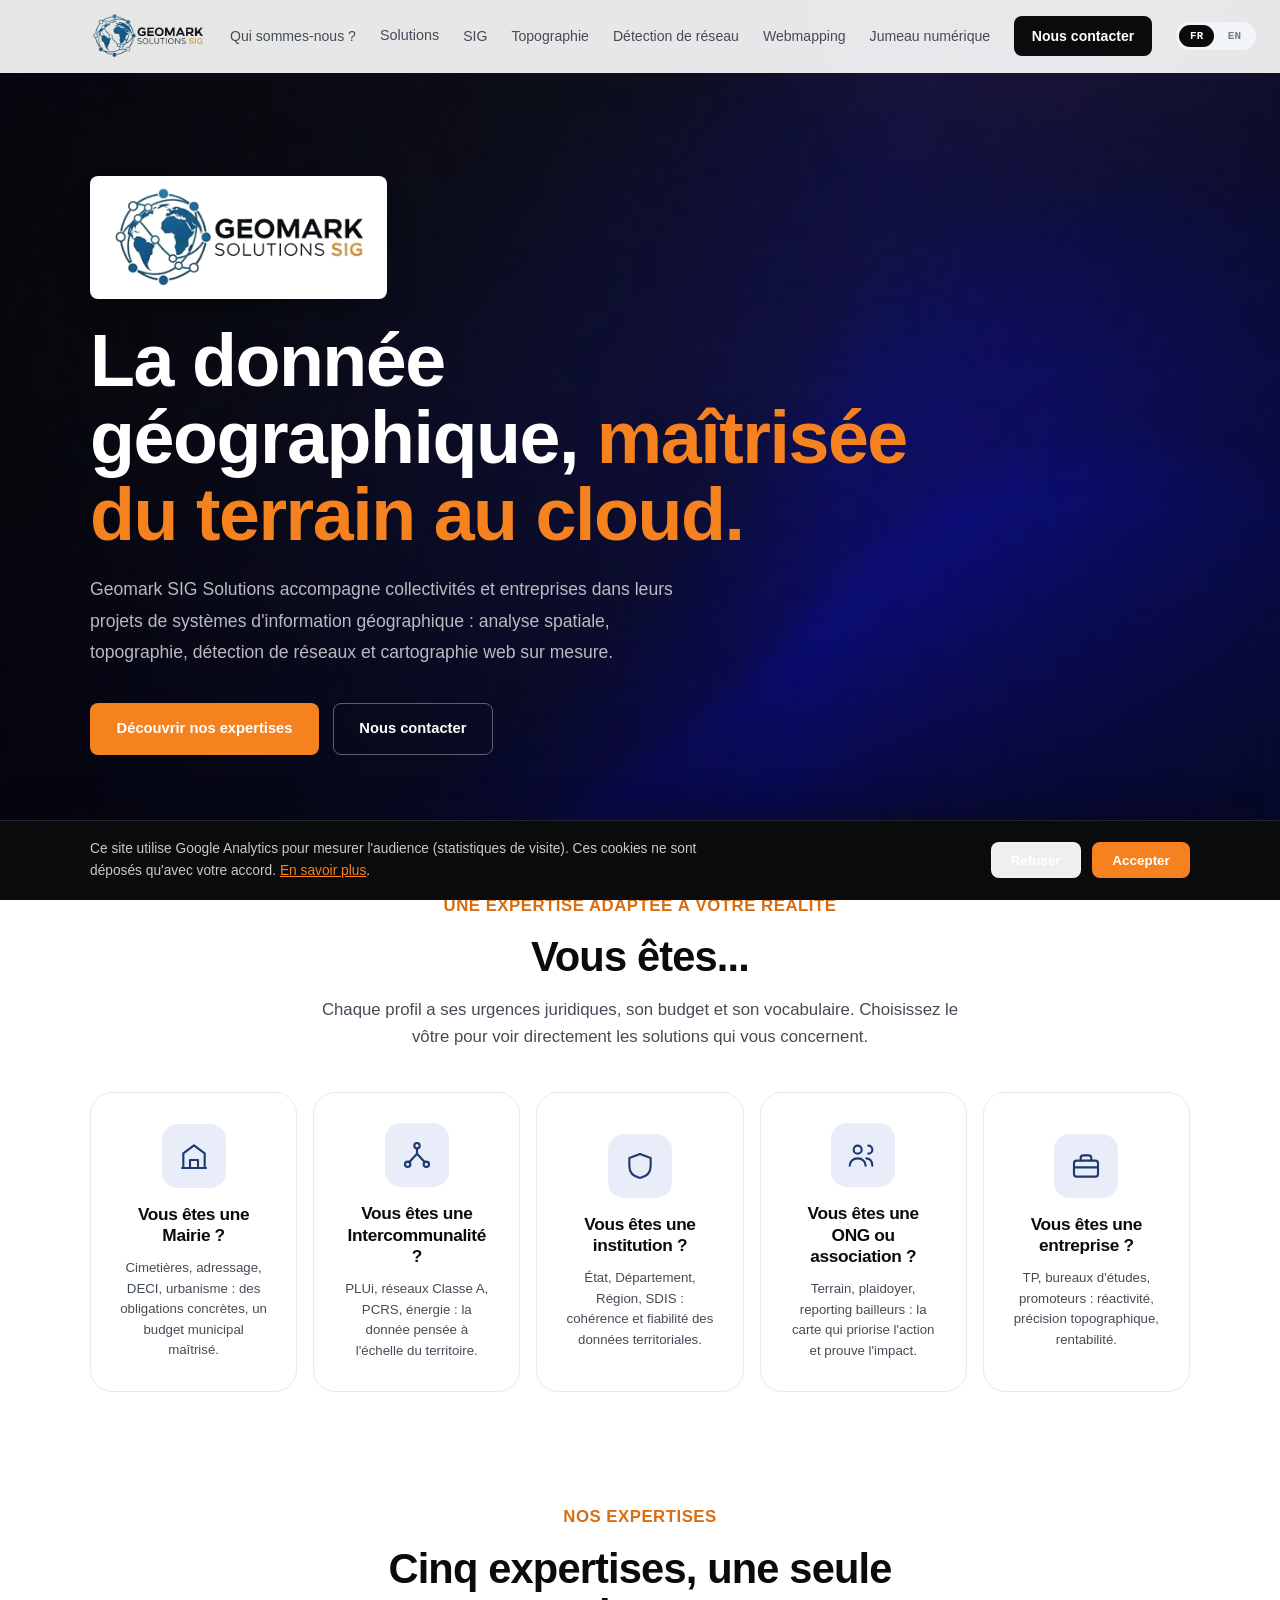
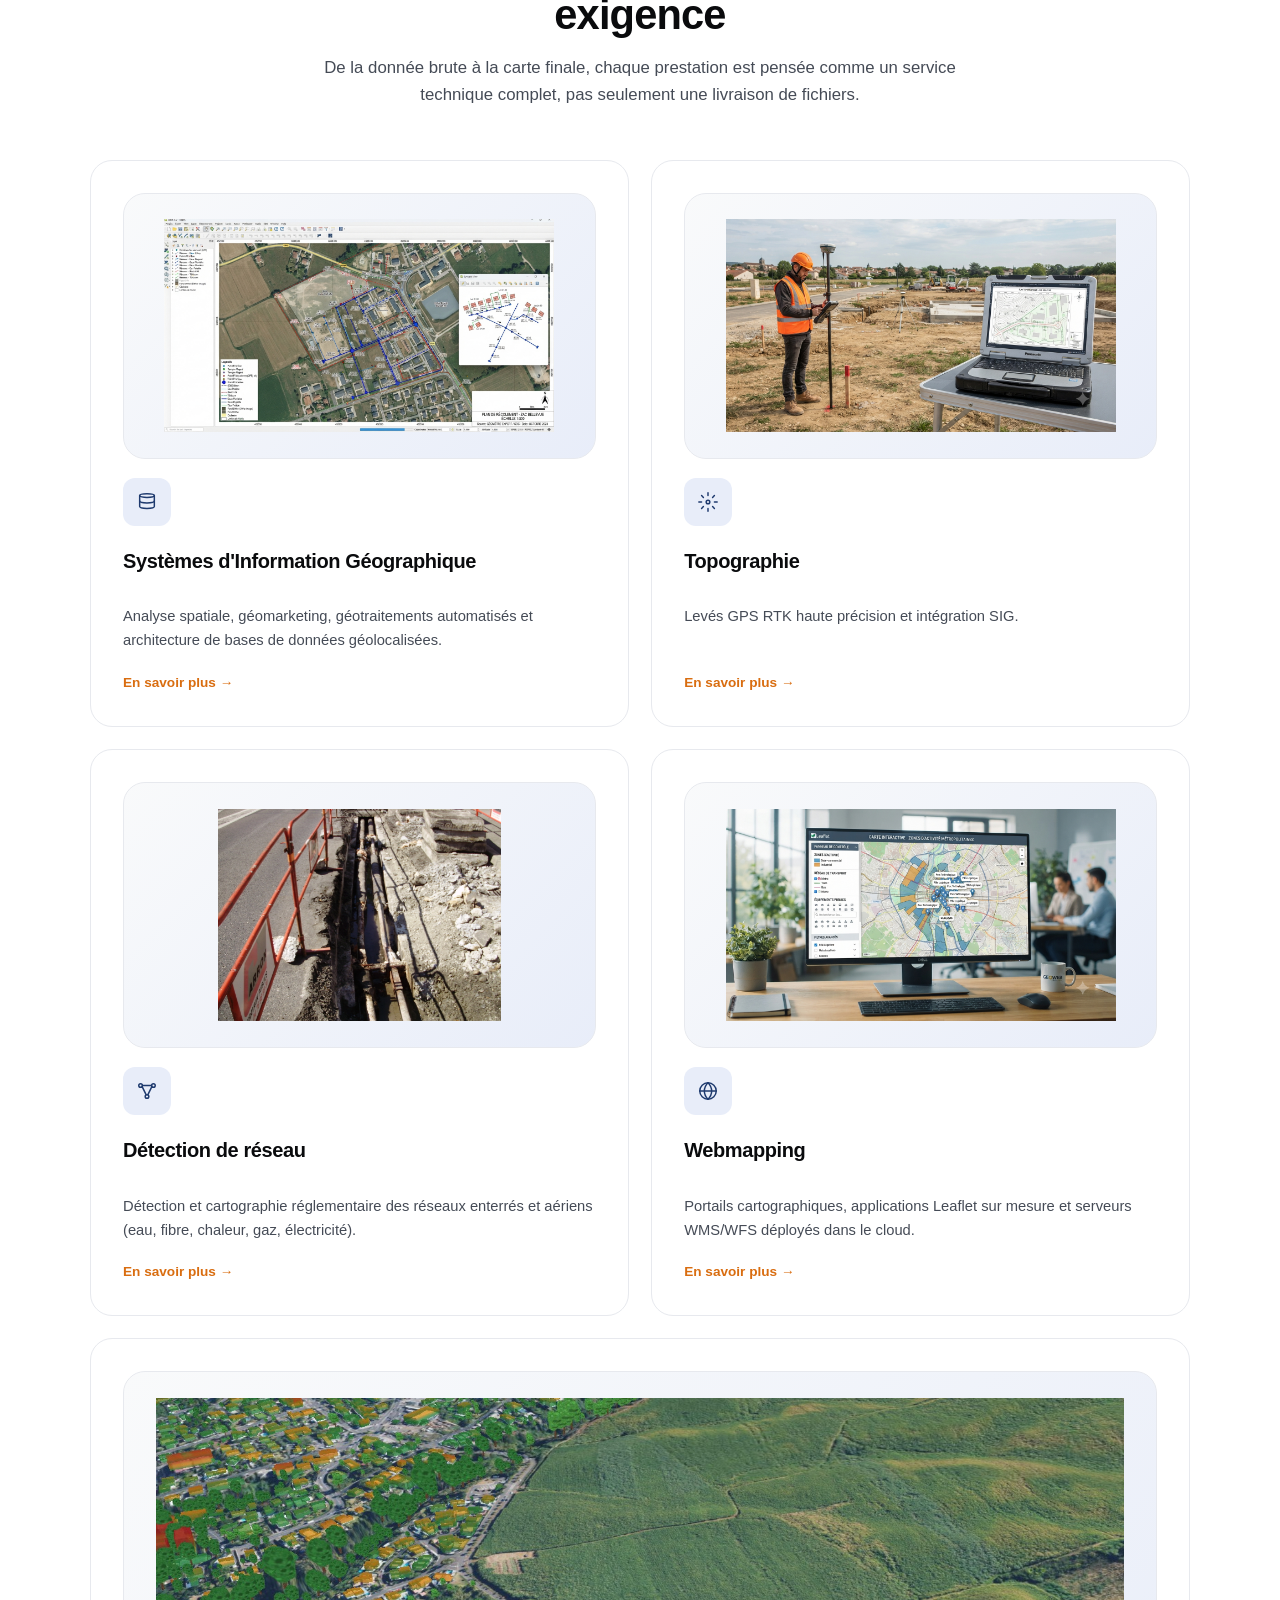
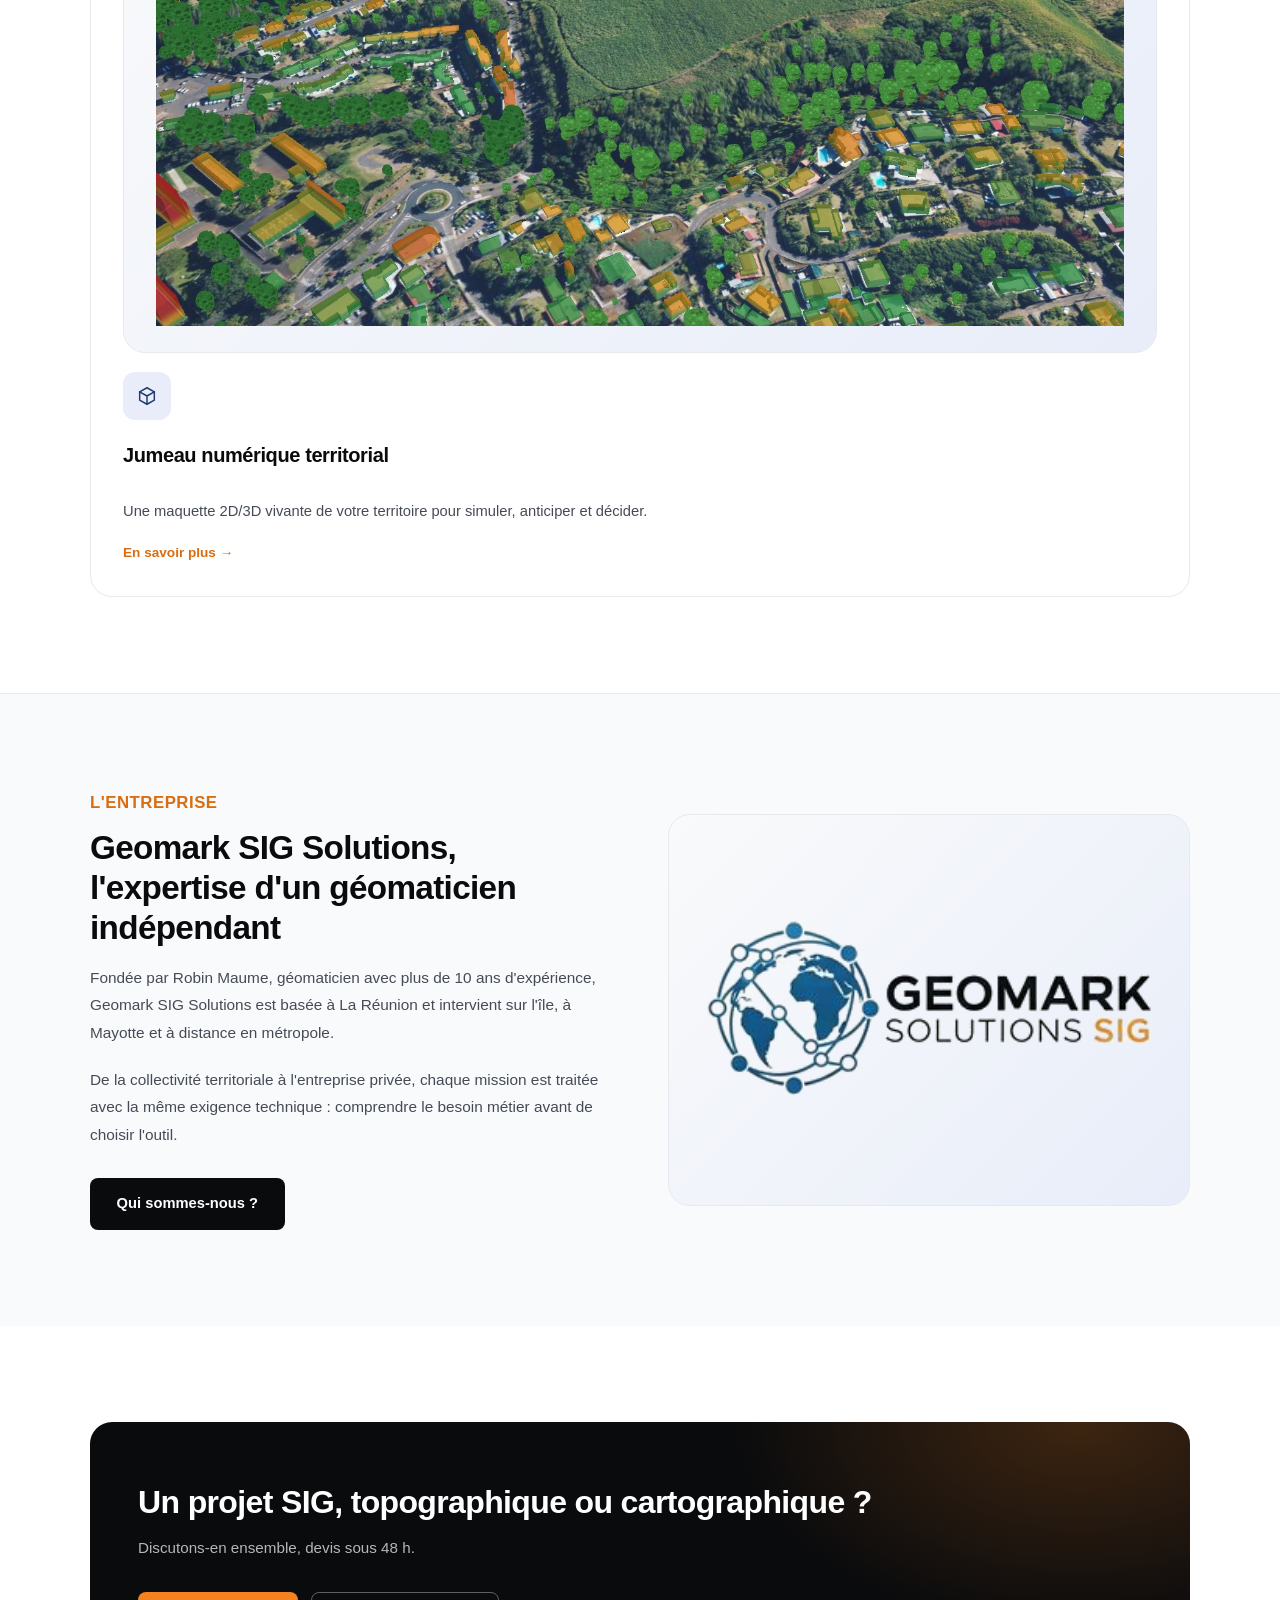
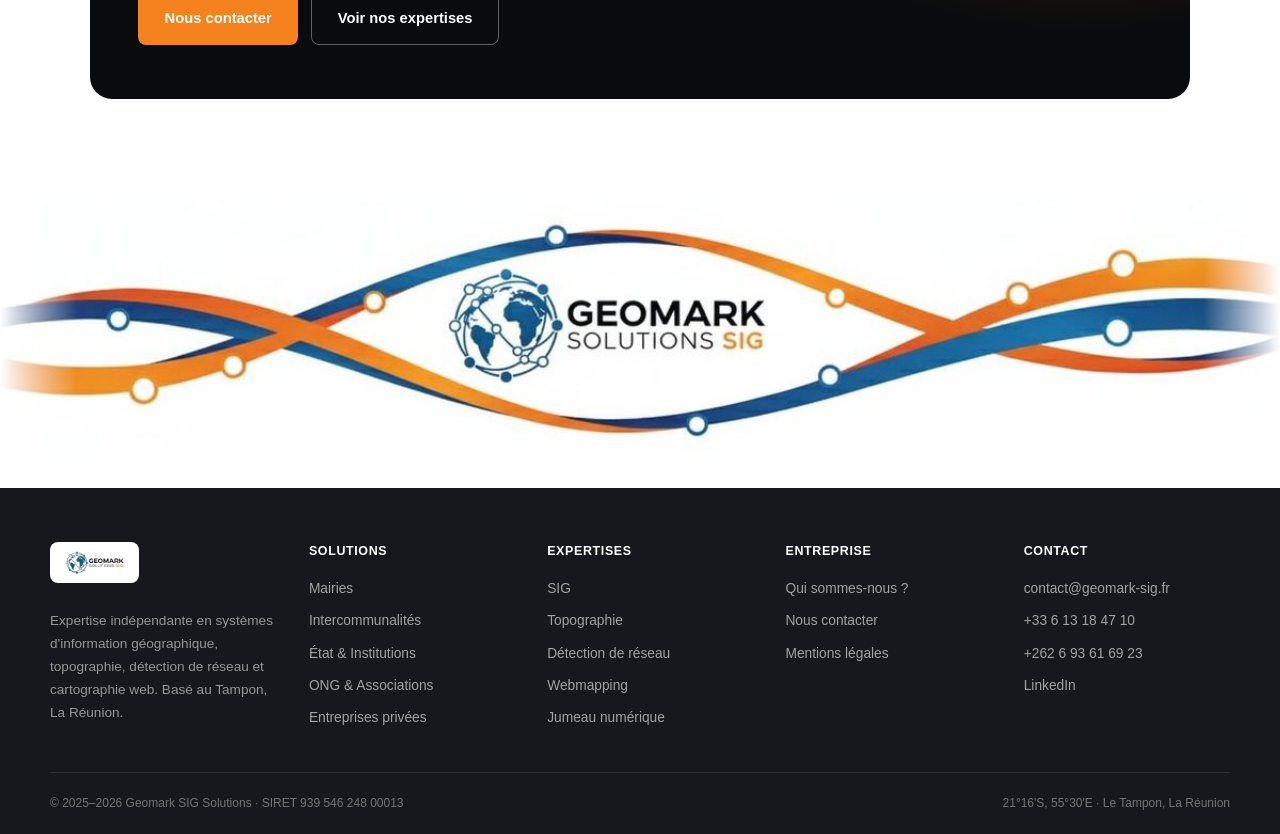
<file: index.html>
<!DOCTYPE html>
<html lang="fr">
<head>
<meta charset="UTF-8">
<link rel="icon" type="image/png" href="assets/logo-mark-geomark.png">
<meta name="viewport" content="width=device-width,initial-scale=1.0">
<meta http-equiv="Content-Security-Policy" content="default-src 'self'; script-src 'self' 'unsafe-inline' https://unpkg.com https://www.googletagmanager.com; style-src 'self' 'unsafe-inline' https://fonts.googleapis.com https://unpkg.com; font-src 'self' https://fonts.gstatic.com; img-src 'self' data: https://data.geopf.fr https://unpkg.com https://*.google-analytics.com https://*.googletagmanager.com; media-src 'self'; connect-src 'self' https://api.web3forms.com https://*.google-analytics.com https://*.analytics.google.com https://*.googletagmanager.com; object-src 'none'; base-uri 'self'; form-action 'self' https://api.web3forms.com; frame-src 'none'">
<meta name="referrer" content="strict-origin-when-cross-origin">
<link rel="canonical" href="https://geomark-sig.fr/">
<meta property="og:site_name" content="Geomark SIG">
<meta property="og:image" content="https://geomark-sig.fr/assets/images/og-image.png">
<meta name="twitter:card" content="summary_large_image">
<meta name="twitter:image" content="https://geomark-sig.fr/assets/images/og-image.png">
<title>Geomark SIG – Géomatique, Topographie, La Réunion</title>
<meta name="google-site-verification" content="VYqD6HDn2xMO9qMrtuL_lItV3_rLy7K8lSyWQDJQPMA" />
<meta name="description" content="Expertise indépendante en SIG, topographie, détection de réseau et cartographie web pour mairies et entreprises.">
<link rel="preconnect" href="https://fonts.googleapis.com">
<link rel="preconnect" href="https://fonts.gstatic.com" crossorigin>
<link href="https://fonts.googleapis.com/css2?family=Inter:wght@400;500;600;700;800&family=IBM+Plex+Mono:wght@500;600&family=Space+Grotesk:wght@500;600;700&display=swap" rel="stylesheet">
<link rel="stylesheet" href="assets/style.css">
</head>
<body>

<!-- ============ HEADER ============ -->
<header class="site-hdr" id="hdr">
  <div class="hdr-in">
    <a class="brand" href="index.html"><img src="assets/images/logo-geomark.png" alt="Geomark SIG Solutions"></a>
    <nav class="nav" id="nav">
      <a href="qui-sommes-nous.html" data-i18n="nav_about">Qui sommes-nous ?</a>
      <div class="nav-item-drop">
        <button class="nav-drop-btn" type="button" data-i18n="nav_solutions">Solutions <svg class="nav-caret" viewBox="0 0 24 24" fill="none" stroke="currentColor" stroke-width="2"><path d="m6 9 6 6 6-6"/></svg></button>
        <div class="nav-drop-menu">
          <a href="mairie.html"><svg viewBox="0 0 24 24" fill="none" stroke-width="1.6"><path d="M3 21h18M4 21V10l8-6 8 6v11M9 21v-6h6v6"/></svg><span data-i18n="nav_sol_mairie">Mairies</span></a>
          <a href="intercommunalite.html"><svg viewBox="0 0 24 24" fill="none" stroke-width="1.6"><circle cx="12" cy="5" r="2"/><circle cx="5" cy="19" r="2"/><circle cx="19" cy="19" r="2"/><path d="M12 7v4M12 11 6.5 17M12 11l5.5 6"/></svg><span data-i18n="nav_sol_epci">Intercommunalités</span></a>
          <a href="ecosysteme-etat.html"><svg viewBox="0 0 24 24" fill="none" stroke-width="1.6"><path d="M12 3 4 6v6c0 5 3.5 8 8 9 4.5-1 8-4 8-9V6l-8-3Z"/></svg><span data-i18n="nav_sol_etat">État &amp; Institutions</span></a>
          <a href="ong-associations.html"><svg viewBox="0 0 24 24" fill="none" stroke-width="1.6"><path d="M8 11a3 3 0 1 0 0-6 3 3 0 0 0 0 6Z"/><path d="M2 20c0-3 2.5-5.5 6-5.5s6 2.5 6 5.5"/><path d="M16 11a3 3 0 1 0 0-6"/><path d="M14.5 14.5c2.8.3 4.5 2.5 4.5 5.5"/></svg><span data-i18n="nav_sol_ong">ONG &amp; Associations</span></a>
          <a href="prive.html"><svg viewBox="0 0 24 24" fill="none" stroke-width="1.6"><rect x="3" y="8" width="18" height="12" rx="2"/><path d="M8 8V6a2 2 0 0 1 2-2h4a2 2 0 0 1 2 2v2M3 13h18"/></svg><span data-i18n="nav_sol_prive">Entreprises privées</span></a>
        </div>
      </div>
      <a href="sig.html" data-i18n="nav_sig">SIG</a>
      <a href="topographie.html" data-i18n="nav_topo">Topographie</a>
      <a href="detection-reseau.html" data-i18n="nav_detection">Détection de réseau</a>
      <a href="webmapping.html" data-i18n="nav_webmapping">Webmapping</a>
      <a href="jumeau-numerique.html" data-i18n="nav_twin">Jumeau numérique</a>
      <a href="contact.html" class="btn-nav" data-i18n="nav_contact">Nous contacter</a>
    </nav>
    <div class="hdr-right">
      <div class="langsw"><button data-lang="fr" class="active">FR</button><button data-lang="en">EN</button></div>
      <button class="nav-toggle" id="navToggle" aria-label="Menu">
        <svg viewBox="0 0 24 24" fill="none" stroke="currentColor" stroke-width="1.8" stroke-linecap="round"><path d="M4 6h16M4 12h16M4 18h16"/></svg>
      </button>
    </div>
  </div>
</header>

<!-- ============ HERO ============ -->
<section class="hero">
  <div class="wrap">
    <div class="hero-in">
      <span class="hero-logo-badge"><img class="hero-logo" src="assets/images/logo-geomark.png" alt="Geomark SIG Solutions"></span>
      <h1 data-i18n="hero_title">La donnée géographique, <span class="acc">maîtrisée du terrain au cloud.</span></h1>
      <p class="lead" data-i18n="hero_lead">Geomark SIG Solutions accompagne collectivités et entreprises dans leurs projets de systèmes d'information géographique : analyse spatiale, topographie, détection de réseaux et cartographie web sur mesure.</p>
      <div class="hero-btns">
        <a href="#expertises" class="btn btn-orange" data-i18n="hero_btn1">Découvrir nos expertises</a>
        <a href="contact.html" class="btn btn-outline-l" data-i18n="hero_btn2">Nous contacter</a>
      </div>
    </div>
  </div>
</section>

<!-- ============ PERSONA SELECTOR ============ -->
<section class="sec persona-sec">
  <div class="wrap">
    <div class="center reveal" style="max-width:640px;margin-bottom:2.6rem;">
      <span class="eyebrow" data-i18n="persona_eyebrow">Une expertise adaptée à votre réalité</span>
      <h2 class="htitle" data-i18n="persona_title">Vous êtes...</h2>
      <p class="hsub center" data-i18n="persona_sub">Chaque profil a ses urgences juridiques, son budget et son vocabulaire. Choisissez le vôtre pour voir directement les solutions qui vous concernent.</p>
    </div>
    <div class="persona-grid">

      <a href="mairie.html" class="persona-card reveal">
        <div class="persona-flip">
          <div class="persona-face persona-front">
            <div class="persona-ico"><svg viewBox="0 0 24 24"><path d="M3 21h18M4 21V10l8-6 8 6v11M9 21v-6h6v6"/></svg></div>
            <h3 data-i18n="pc_mairie_t">Vous êtes une Mairie ?</h3>
            <p data-i18n="pc_mairie_d">Cimetières, adressage, DECI, urbanisme : des obligations concrètes, un budget municipal maîtrisé.</p>
          </div>
          <div class="persona-face persona-back">
            <div>
              <span class="persona-tag" data-i18n="pc_mairie_tag">Commune · Mairie déléguée</span>
              <p style="margin-top:.6rem;" data-i18n="pc_mairie_back">Proximité, conformité réglementaire, simplicité.</p>
            </div>
            <span class="persona-plink" data-i18n="pc_more">Découvrir nos solutions →</span>
          </div>
        </div>
      </a>

      <a href="intercommunalite.html" class="persona-card reveal">
        <div class="persona-flip">
          <div class="persona-face persona-front">
            <div class="persona-ico"><svg viewBox="0 0 24 24"><circle cx="12" cy="5" r="2"/><circle cx="5" cy="19" r="2"/><circle cx="19" cy="19" r="2"/><path d="M12 7v4M12 11 6.5 17M12 11l5.5 6"/></svg></div>
            <h3 data-i18n="pc_epci_t">Vous êtes une Intercommunalité ?</h3>
            <p data-i18n="pc_epci_d">PLUi, réseaux Classe A, PCRS, énergie : la donnée pensée à l'échelle du territoire.</p>
          </div>
          <div class="persona-face persona-back">
            <div>
              <span class="persona-tag" data-i18n="pc_epci_tag">EPCI · Métropole · Syndicat mixte</span>
              <p style="margin-top:.6rem;" data-i18n="pc_epci_back">Ingénierie de la donnée, centralisation et mutualisation intercommunale.</p>
            </div>
            <span class="persona-plink" data-i18n="pc_more">Découvrir nos solutions →</span>
          </div>
        </div>
      </a>

      <a href="ecosysteme-etat.html" class="persona-card reveal">
        <div class="persona-flip">
          <div class="persona-face persona-front">
            <div class="persona-ico"><svg viewBox="0 0 24 24"><path d="M12 3 4 6v6c0 5 3.5 8 8 9 4.5-1 8-4 8-9V6l-8-3Z"/></svg></div>
            <h3 data-i18n="pc_etat_t">Vous êtes une institution ?</h3>
            <p data-i18n="pc_etat_d">État, Département, Région, SDIS : cohérence et fiabilité des données territoriales.</p>
          </div>
          <div class="persona-face persona-back">
            <div>
              <span class="persona-tag" data-i18n="pc_etat_tag">État · Département · Région · Commissions</span>
              <p style="margin-top:.6rem;" data-i18n="pc_etat_back">Un partenaire technique pour les données que vous pilotez ou contrôlez.</p>
            </div>
            <span class="persona-plink" data-i18n="pc_more">Découvrir nos solutions →</span>
          </div>
        </div>
      </a>

      <a href="ong-associations.html" class="persona-card reveal">
        <div class="persona-flip">
          <div class="persona-face persona-front">
            <div class="persona-ico"><svg viewBox="0 0 24 24"><path d="M8 11a3 3 0 1 0 0-6 3 3 0 0 0 0 6Z"/><path d="M2 20c0-3 2.5-5.5 6-5.5s6 2.5 6 5.5"/><path d="M16 11a3 3 0 1 0 0-6"/><path d="M14.5 14.5c2.8.3 4.5 2.5 4.5 5.5"/></svg></div>
            <h3 data-i18n="pc_ong_t">Vous êtes une ONG ou association ?</h3>
            <p data-i18n="pc_ong_d">Terrain, plaidoyer, reporting bailleurs : la carte qui priorise l'action et prouve l'impact.</p>
          </div>
          <div class="persona-face persona-back">
            <div>
              <span class="persona-tag" data-i18n="pc_ong_tag">Association · Fondation · ONG</span>
              <p style="margin-top:.6rem;" data-i18n="pc_ong_back">Une solution adaptée au budget et au fonctionnement associatif.</p>
            </div>
            <span class="persona-plink" data-i18n="pc_more">Découvrir nos solutions →</span>
          </div>
        </div>
      </a>

      <a href="prive.html" class="persona-card reveal">
        <div class="persona-flip">
          <div class="persona-face persona-front">
            <div class="persona-ico"><svg viewBox="0 0 24 24"><rect x="3" y="8" width="18" height="12" rx="2"/><path d="M8 8V6a2 2 0 0 1 2-2h4a2 2 0 0 1 2 2v2M3 13h18"/></svg></div>
            <h3 data-i18n="pc_prive_t">Vous êtes une entreprise ?</h3>
            <p data-i18n="pc_prive_d">TP, bureaux d'études, promoteurs : réactivité, précision topographique, rentabilité.</p>
          </div>
          <div class="persona-face persona-back">
            <div>
              <span class="persona-tag" data-i18n="pc_prive_tag">TP · Bureaux d'études · Promoteurs</span>
              <p style="margin-top:.6rem;" data-i18n="pc_prive_back">Des traitements géographiques pensés pour la rentabilité de vos projets.</p>
            </div>
            <span class="persona-plink" data-i18n="pc_more">Découvrir nos solutions →</span>
          </div>
        </div>
      </a>

    </div>
  </div>
</section>


<!-- ============ SERVICES ============ -->
<section class="sec" id="expertises">
  <div class="wrap">
    <div class="center reveal" style="max-width:640px;margin-bottom:3.2rem;">
      <span class="eyebrow" data-i18n="svc_eyebrow">Nos expertises</span>
      <h2 class="htitle" data-i18n="svc_title">Cinq expertises, une seule exigence</h2>
      <p class="hsub center" data-i18n="svc_sub">De la donnée brute à la carte finale, chaque prestation est pensée comme un service technique complet, pas seulement une livraison de fichiers.</p>
    </div>
    <div class="svc-grid">

      <a href="sig.html" class="svc-card reveal">
        <div class="svc-thumb"><div class="ph-img contain r16-9"><img src="assets/images/syno_reso_reco.png" alt="Systèmes d'Information Géographique, Geomark SIG Solutions"></div></div>
        <div class="svc-ico"><svg class="icon" viewBox="0 0 24 24"><path d="M4 5c0-1.1 3.58-2 8-2s8 .9 8 2-3.58 2-8 2-8-.9-8-2Z"/><path d="M4 5v6c0 1.1 3.58 2 8 2s8-.9 8-2V5"/><path d="M4 11v6c0 1.1 3.58 2 8 2s8-.9 8-2v-6"/></svg></div>
        <h3 data-i18n="svc_sig_t">Systèmes d'Information Géographique</h3>
        <p data-i18n="svc_sig_d">Analyse spatiale, géomarketing, géotraitements automatisés et architecture de bases de données géolocalisées.</p>
        <span class="svc-link" data-i18n="svc_more">En savoir plus →</span>
      </a>

      <a href="topographie.html" class="svc-card reveal">
        <div class="svc-thumb"><div class="ph-img contain r16-9"><img src="assets/images/RTK_terrain.png" alt="Levé GPS RTK, plan topographique, Geomark SIG Solutions"></div></div>
        <div class="svc-ico"><svg class="icon" viewBox="0 0 24 24"><circle cx="12" cy="12" r="2"/><path d="M12 2v3M12 19v3M2 12h3M19 12h3M5 5l2 2M17 17l2 2M19 5l-2 2M7 17l-2 2"/></svg></div>
        <h3 data-i18n="svc_topo_t">Topographie</h3>
        <p data-i18n="svc_topo_d">Levés GPS RTK haute précision et intégration SIG.</p>
        <span class="svc-link" data-i18n="svc_more">En savoir plus →</span>
      </a>

      <a href="detection-reseau.html" class="svc-card reveal">
        <div class="svc-thumb"><div class="ph-img contain r16-9"><img src="assets/images/reseau_CCIAG.JPG" alt="Détection de réseau, Geomark SIG Solutions"></div></div>
        <div class="svc-ico"><svg class="icon" viewBox="0 0 24 24"><circle cx="5" cy="6" r="2"/><circle cx="19" cy="6" r="2"/><circle cx="12" cy="18" r="2"/><path d="M6.7 7.3 11 16M17.3 7.3 13 16M7 6h10"/></svg></div>
        <h3 data-i18n="svc_detection_t">Détection de réseau</h3>
        <p data-i18n="svc_detection_d">Détection et cartographie réglementaire des réseaux enterrés et aériens (eau, fibre, chaleur, gaz, électricité).</p>
        <span class="svc-link" data-i18n="svc_more">En savoir plus →</span>
      </a>

      <a href="webmapping.html" class="svc-card reveal">
        <div class="svc-thumb"><div class="ph-img contain r16-9"><img src="assets/images/portail-cartographique.png" alt="Webmapping, Geomark SIG Solutions"></div></div>
        <div class="svc-ico"><svg class="icon" viewBox="0 0 24 24"><circle cx="12" cy="12" r="9"/><path d="M3 12h18M12 3c2.5 2.5 4 6 4 9s-1.5 6.5-4 9c-2.5-2.5-4-6-4-9s1.5-6.5 4-9Z"/></svg></div>
        <h3 data-i18n="svc_webmapping_t">Webmapping</h3>
        <p data-i18n="svc_webmapping_d">Portails cartographiques, applications Leaflet sur mesure et serveurs WMS/WFS déployés dans le cloud.</p>
        <span class="svc-link" data-i18n="svc_more">En savoir plus →</span>
      </a>

      <a href="jumeau-numerique.html" class="svc-card svc-wide reveal">
        <div class="svc-thumb"><div class="ph-img contain r16-9"><img src="assets/images/jumeau-tampon-3d.jpg" alt="Jumeau numérique territorial, maquette 3D du Tampon, Geomark SIG Solutions"></div></div>
        <div class="svc-ico"><svg class="icon" viewBox="0 0 24 24"><path d="m12 3 8 4.5v9L12 21l-8-4.5v-9L12 3Z"/><path d="M12 12 4 7.5M12 12l8-4.5M12 12v9"/></svg></div>
        <h3 data-i18n="svc_twin_t">Jumeau numérique territorial</h3>
        <p data-i18n="svc_twin_d">Une maquette 2D/3D vivante de votre territoire pour simuler, anticiper et décider.</p>
        <span class="svc-link" data-i18n="svc_more">En savoir plus →</span>
      </a>

    </div>
  </div>
</section>

<!-- ============ ABOUT TEASER ============ -->
<section class="sec sec-line sec-gray">
  <div class="wrap">
    <div class="split reveal">
      <div class="split-txt">
        <span class="eyebrow" data-i18n="about_eyebrow">L'entreprise</span>
        <h2 data-i18n="about_title">Geomark SIG Solutions, l'expertise d'un géomaticien indépendant</h2>
        <p data-i18n="about_p1">Fondée par Robin Maume, géomaticien avec plus de 10 ans d'expérience, Geomark SIG Solutions est basée à La Réunion et intervient sur l'île, à Mayotte et à distance en métropole.</p>
        <p data-i18n="about_p2">De la collectivité territoriale à l'entreprise privée, chaque mission est traitée avec la même exigence technique : comprendre le besoin métier avant de choisir l'outil.</p>
        <a href="qui-sommes-nous.html" class="btn btn-dark" style="margin-top:.6rem;" data-i18n="about_btn">Qui sommes-nous ?</a>
      </div>
      <div class="split-media">
        <div class="ph-img contain r4-3"><img src="assets/images/logo-geomark.png" alt="Robin Maume, Geomark SIG Solutions"></div>
      </div>
    </div>
  </div>
</section>

<!-- ============ CTA BAND ============ -->
<section class="sec">
  <div class="wrap">
    <div class="ctaband reveal">
      <div class="ctaband-tx">
        <h2 data-i18n="cta_title">Un projet SIG, topographique ou cartographique ?</h2>
        <p data-i18n="cta_sub">Discutons-en ensemble, devis sous 48 h.</p>
      </div>
      <div class="ctaband-btns">
        <a href="contact.html" class="btn btn-orange" data-i18n="cta_btn1">Nous contacter</a>
        <a href="#expertises" class="btn btn-outline-l" data-i18n="cta_btn2">Voir nos expertises</a>
      </div>
    </div>
  </div>
</section>

<!-- ============ FOOTER ============ -->
<section class="ribbon-band">
  <img class="ribbon-img" src="assets/images/ribbon-band.jpg" alt="Geomark SIG Solutions">
</section>

<footer class="ftr">
  <div class="wrap ftr-in">
    <div>
      <div class="ftr-brand"><img src="assets/images/logo-geomark.png" alt="Geomark"></div>
      <p class="ftr-desc" data-i18n="ftr_desc">Expertise indépendante en systèmes d'information géographique, topographie, détection de réseau et cartographie web. Basé au Tampon, La Réunion.</p>
    </div>
    <div class="ftr-col">
      <div class="ftr-h" data-i18n="ftr_h_solutions">Solutions</div>
      <a href="mairie.html" data-i18n="nav_sol_mairie">Mairies</a>
      <a href="intercommunalite.html" data-i18n="nav_sol_epci">Intercommunalités</a>
      <a href="ecosysteme-etat.html" data-i18n="nav_sol_etat">État &amp; Institutions</a>
      <a href="ong-associations.html" data-i18n="nav_sol_ong">ONG &amp; Associations</a>
      <a href="prive.html" data-i18n="nav_sol_prive">Entreprises privées</a>
    </div>
    <div class="ftr-col">
      <div class="ftr-h" data-i18n="ftr_h_expertise">Expertises</div>
      <a href="sig.html" data-i18n="nav_sig">SIG</a>
      <a href="topographie.html" data-i18n="nav_topo">Topographie</a>
      <a href="detection-reseau.html" data-i18n="nav_detection">Détection de réseau</a>
      <a href="webmapping.html" data-i18n="nav_webmapping">Webmapping</a>
      <a href="jumeau-numerique.html" data-i18n="nav_twin">Jumeau numérique</a>
    </div>
    <div class="ftr-col">
      <div class="ftr-h" data-i18n="ftr_h_company">Entreprise</div>
      <a href="qui-sommes-nous.html" data-i18n="nav_about">Qui sommes-nous ?</a>
      <a href="contact.html" data-i18n="nav_contact">Nous contacter</a>
      <a href="mentions-legales.html" data-i18n="nav_legal">Mentions légales</a>
    </div>
    <div class="ftr-col">
      <div class="ftr-h" data-i18n="ftr_h_contact">Contact</div>
      <a href="mailto:contact@geomark-sig.fr">contact@geomark-sig.fr</a>
      <a href="tel:+33613184710">+33 6 13 18 47 10</a>
      <a href="tel:+262693616923">+262 6 93 61 69 23</a>
      <a href="https://www.linkedin.com/company/geomark-sig/" target="_blank">LinkedIn</a>
    </div>
  </div>
  <div class="wrap ftr-bottom">
    <span data-i18n="ftr_copy">© 2025–2026 Geomark SIG Solutions · SIRET 939 546 248 00013</span>
    <span>21°16'S, 55°30'E · Le Tampon, La Réunion</span>
  </div>
</footer>

<script>
window.I18N = {
  fr: {
    nav_about:"Qui sommes-nous ?", nav_sig:"SIG", nav_topo:"Topographie", nav_detection:"Détection de réseau", nav_webmapping:"Webmapping", nav_twin:"Jumeau numérique", nav_contact:"Nous contacter", nav_legal:"Mentions légales",
    nav_solutions:"Solutions", nav_sol_mairie:"Mairies", nav_sol_epci:"Intercommunalités", nav_sol_etat:"État &amp; Institutions", nav_sol_ong:"ONG &amp; Associations", nav_sol_prive:"Entreprises privées",
    ftr_h_solutions:"Solutions",
    persona_eyebrow:"Une expertise adaptée à votre réalité", persona_title:"Vous êtes...",
    persona_sub:"Chaque profil a ses urgences juridiques, son budget et son vocabulaire. Choisissez le vôtre pour voir directement les solutions qui vous concernent.",
    pc_mairie_t:"Vous êtes une Mairie ?", pc_mairie_d:"Cimetières, adressage, DECI, urbanisme : des obligations concrètes, un budget municipal maîtrisé.",
    pc_mairie_tag:"Commune · Mairie déléguée", pc_mairie_back:"Proximité, conformité réglementaire, simplicité.",
    pc_epci_t:"Vous êtes une Intercommunalité ?", pc_epci_d:"PLUi, réseaux Classe A, PCRS, énergie : la donnée pensée à l'échelle du territoire.",
    pc_epci_tag:"EPCI · Métropole · Syndicat mixte", pc_epci_back:"Ingénierie de la donnée, centralisation et mutualisation intercommunale.",
    pc_etat_t:"Vous êtes une institution ?", pc_etat_d:"État, Département, Région, SDIS : cohérence et fiabilité des données territoriales.",
    pc_etat_tag:"État · Département · Région · Commissions", pc_etat_back:"Un partenaire technique pour les données que vous pilotez ou contrôlez.",
    pc_ong_t:"Vous êtes une ONG ou association ?", pc_ong_d:"Terrain, plaidoyer, reporting bailleurs : la carte qui priorise l'action et prouve l'impact.",
    pc_ong_tag:"Association · Fondation · ONG", pc_ong_back:"Une solution adaptée au budget et au fonctionnement associatif.",
    pc_prive_t:"Vous êtes une entreprise ?", pc_prive_d:"TP, bureaux d'études, promoteurs : réactivité, précision topographique, rentabilité.",
    pc_prive_tag:"TP · Bureaux d'études · Promoteurs", pc_prive_back:"Des traitements géographiques pensés pour la rentabilité de vos projets.",
    pc_more:"Découvrir nos solutions →",
    hero_title:'La donnée géographique, <span class="acc">maîtrisée du terrain au cloud.</span>',
    hero_lead:"Geomark SIG Solutions accompagne collectivités et entreprises dans leurs projets de systèmes d'information géographique : analyse spatiale, topographie, détection de réseaux et cartographie web sur mesure.",
    hero_btn1:"Découvrir nos expertises", hero_btn2:"Nous contacter",
    stat_years:"Ans d'expérience", stat_projects:"Projets SIG livrés", stat_countries:"Pays couverts",
    svc_eyebrow:"Nos expertises", svc_title:"Cinq expertises, une seule exigence",
    svc_sub:"De la donnée brute à la carte finale, chaque prestation est pensée comme un service technique complet, pas seulement une livraison de fichiers.",
 
 
 
 
    svc_sig_t:"Systèmes d'Information Géographique", svc_sig_d:"Analyse spatiale, géomarketing, géotraitements automatisés et architecture de bases de données géolocalisées.",
    svc_topo_t:"Topographie", svc_topo_d:"Levés GPS RTK haute précision et intégration SIG.",
    svc_detection_t:"Détection de réseau", svc_detection_d:"Détection et cartographie réglementaire des réseaux enterrés et aériens (eau, fibre, chaleur, gaz, électricité).",
    svc_webmapping_t:"Webmapping", svc_webmapping_d:"Portails cartographiques, applications Leaflet sur mesure et serveurs WMS/WFS déployés dans le cloud.",
    svc_twin_t:"Jumeau numérique territorial", svc_twin_d:"Une maquette 2D/3D vivante de votre territoire pour simuler, anticiper et décider.",
    svc_more:"En savoir plus →",
    about_eyebrow:"L'entreprise", about_title:"Geomark SIG Solutions, l'expertise d'un géomaticien indépendant",
    about_p1:"Fondée par Robin Maume, géomaticien avec plus de 10 ans d'expérience, Geomark SIG Solutions est basée à La Réunion et intervient sur l'île, à Mayotte et à distance en métropole.",
    about_p2:"De la collectivité territoriale à l'entreprise privée, chaque mission est traitée avec la même exigence technique : comprendre le besoin métier avant de choisir l'outil.",
    about_btn:"Qui sommes-nous ?", 
    cta_title:"Un projet SIG, topographique ou cartographique ?", cta_sub:"Discutons-en ensemble, devis sous 48 h.",
    cta_btn1:"Nous contacter", cta_btn2:"Voir nos expertises",
    ftr_desc:"Expertise indépendante en systèmes d'information géographique, topographie, détection de réseau et cartographie web. Basé au Tampon, La Réunion.",
    ftr_h_expertise:"Expertises", ftr_h_company:"Entreprise", ftr_h_contact:"Contact",
    ftr_copy:"© 2025–2026 Geomark SIG Solutions · SIRET 939 546 248 00013"
  },
  en: {
    nav_about:"About us", nav_sig:"GIS", nav_topo:"Land Surveying", nav_detection:"Network Detection", nav_webmapping:"Web Mapping", nav_twin:"Digital twin", nav_contact:"Contact us", nav_legal:"Legal notice",
    nav_solutions:"Solutions", nav_sol_mairie:"Municipalities", nav_sol_epci:"Inter-municipal bodies", nav_sol_etat:"State &amp; Institutions", nav_sol_ong:"NGOs &amp; Associations", nav_sol_prive:"Private companies",
    ftr_h_solutions:"Solutions",
    persona_eyebrow:"Expertise tailored to your reality", persona_title:"You are...",
    persona_sub:"Every profile has its own legal deadlines, budget and vocabulary. Pick yours to see the solutions that concern you directly.",
    pc_mairie_t:"A municipality (mairie)?", pc_mairie_d:"Cemeteries, addressing, fire defence, planning: concrete obligations, a controlled municipal budget.",
    pc_mairie_tag:"Municipality · Delegated town", pc_mairie_back:"Proximity, regulatory compliance, simplicity.",
    pc_epci_t:"An inter-municipal body?", pc_epci_d:"Local urban plans, Class A networks, shared street-plan base maps, energy: data at territory scale.",
    pc_epci_tag:"EPCI · Metropolis · Joint syndicate", pc_epci_back:"Data engineering, centralisation and inter-municipal pooling.",
    pc_etat_t:"An institution?", pc_etat_d:"State, Department, Region, fire services: consistency and reliability of territorial data.",
    pc_etat_tag:"State · Department · Region · Commissions", pc_etat_back:"A technical partner for the data you steer or oversee.",
    pc_ong_t:"An NGO or association?", pc_ong_d:"Fieldwork, advocacy, funder reporting: the map that prioritises action and proves impact.",
    pc_ong_tag:"Association · Foundation · NGO", pc_ong_back:"A solution matched to associative budgets and ways of working.",
    pc_prive_t:"A private company?", pc_prive_d:"Public works, engineering firms, developers: responsiveness, surveying precision, profitability.",
    pc_prive_tag:"Public works · Engineering firms · Developers", pc_prive_back:"Geographic processing designed for your projects' profitability.",
    pc_more:"Discover our solutions →",
    hero_title:'Geographic data, <span class="acc">mastered from the field to the cloud.</span>',
    hero_lead:"Geomark SIG Solutions supports local authorities and businesses on their geographic information system projects: spatial analysis, land surveying, network detection and custom web mapping.",
    hero_btn1:"Discover our expertise", hero_btn2:"Contact us",
    stat_years:"Years of experience", stat_projects:"GIS projects delivered", stat_countries:"Countries covered",
    svc_eyebrow:"Our expertise", svc_title:"Five areas of expertise, one standard",
    svc_sub:"From raw data to the final map, every engagement is designed as a complete technical service, not just a file delivery.",
 
 
 
 
    svc_sig_t:"Geographic Information Systems", svc_sig_d:"Spatial analysis, geomarketing, automated geoprocessing and geolocated database architecture.",
    svc_topo_t:"Land Surveying", svc_topo_d:"High-precision RTK GPS surveys and GIS integration.",
    svc_detection_t:"Network Detection", svc_detection_d:"Detection and regulatory mapping of underground and aerial networks (water, fibre, heating, gas, electricity).",
    svc_webmapping_t:"Web Mapping", svc_webmapping_d:"Map portals, custom Leaflet applications and WMS/WFS servers deployed in the cloud.",
    svc_twin_t:"Territorial digital twin", svc_twin_d:"A living 2D/3D model of your territory to simulate, anticipate and decide.",
    svc_more:"Learn more →",
    about_eyebrow:"The company", about_title:"Geomark SIG Solutions, the expertise of an independent GIS specialist",
    about_p1:"Founded by Robin Maume, a GIS specialist with over 10 years of experience, Geomark SIG Solutions is based in Réunion Island and operates across the island, in Mayotte and remotely in mainland France.",
    about_p2:"From local authorities to private companies, every engagement is handled with the same technical rigour: understanding the business need before choosing the tool.",
    about_btn:"About us", 
    cta_title:"A GIS, surveying or mapping project?", cta_sub:"Let's talk about it, quote within 48 h.",
    cta_btn1:"Contact us", cta_btn2:"See our expertise",
    ftr_desc:"Independent expertise in geographic information systems, land surveying, network detection and web mapping. Based in Le Tampon, Réunion Island.",
    ftr_h_expertise:"Expertise", ftr_h_company:"Company", ftr_h_contact:"Contact",
    ftr_copy:"© 2025–2026 Geomark SIG Solutions · SIRET 939 546 248 00013"
  }
};
</script>
<script src="assets/main.js"></script>
<script type="application/ld+json">
{
  "@context": "https://schema.org",
  "@type": "Organization",
  "name": "Geomark SIG",
  "alternateName": "Geomark SIG Solutions",
  "url": "https://geomark-sig.fr/",
  "logo": "https://geomark-sig.fr/assets/logo-mark-geomark.png",
  "email": "contact@geomark-sig.fr",
  "telephone": "+33613184710",
  "address": {
    "@type": "PostalAddress",
    "addressLocality": "Le Tampon",
    "addressRegion": "La Réunion",
    "addressCountry": "FR"
  },
  "sameAs": ["https://www.linkedin.com/company/geomark-sig/"]
}
</script>
</body>
</html>
</file>
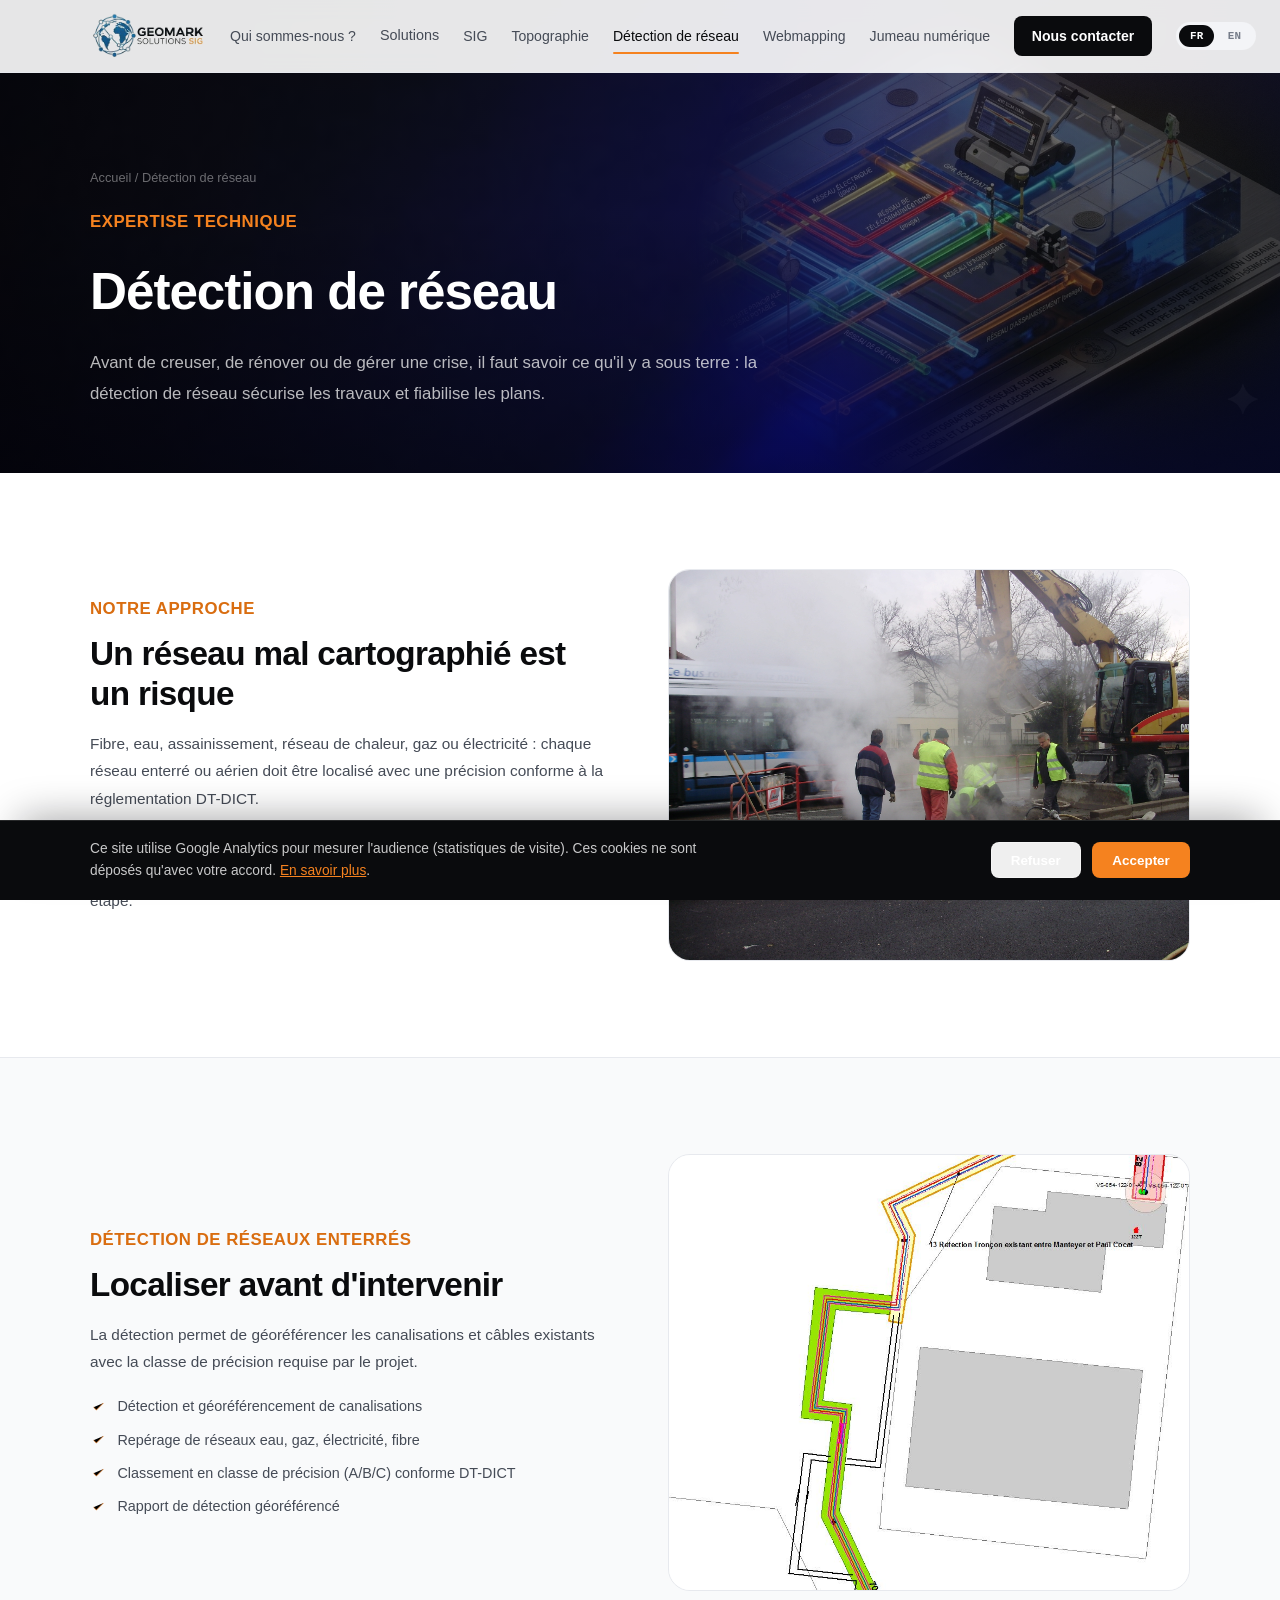
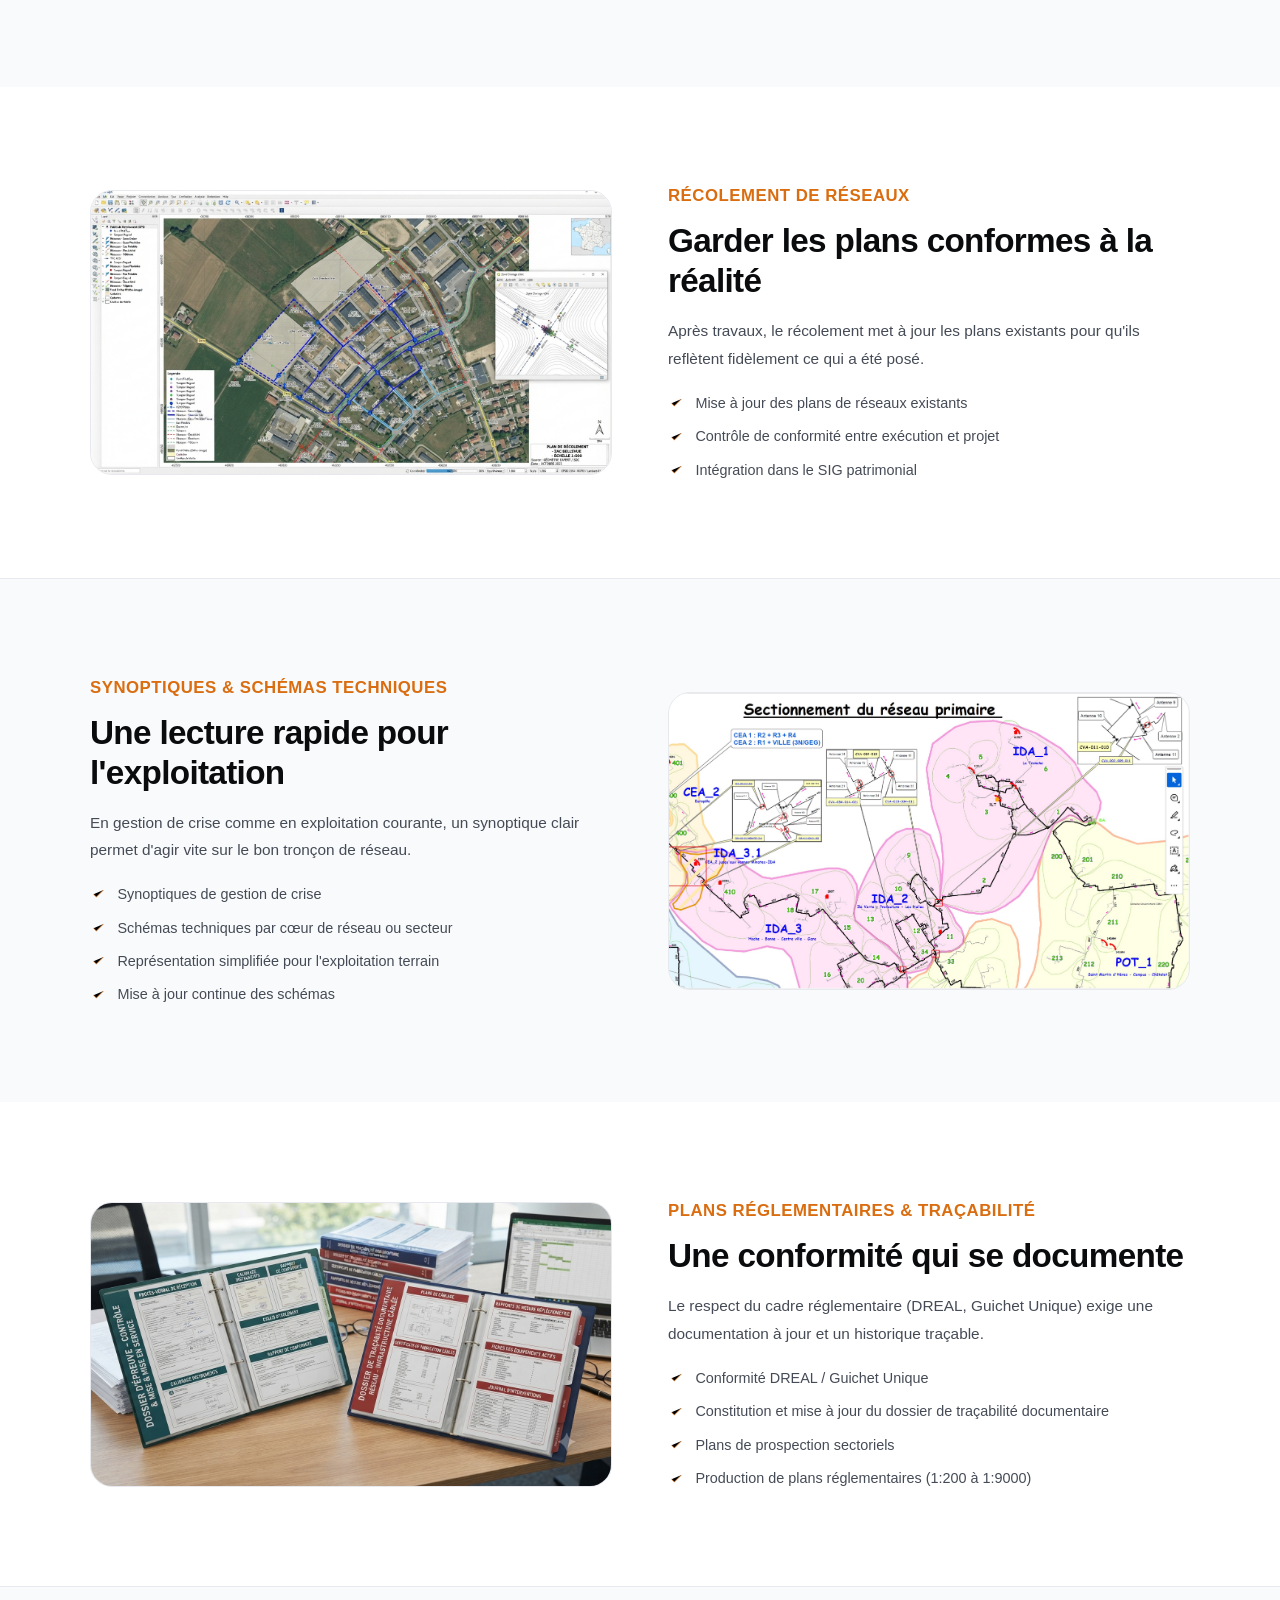
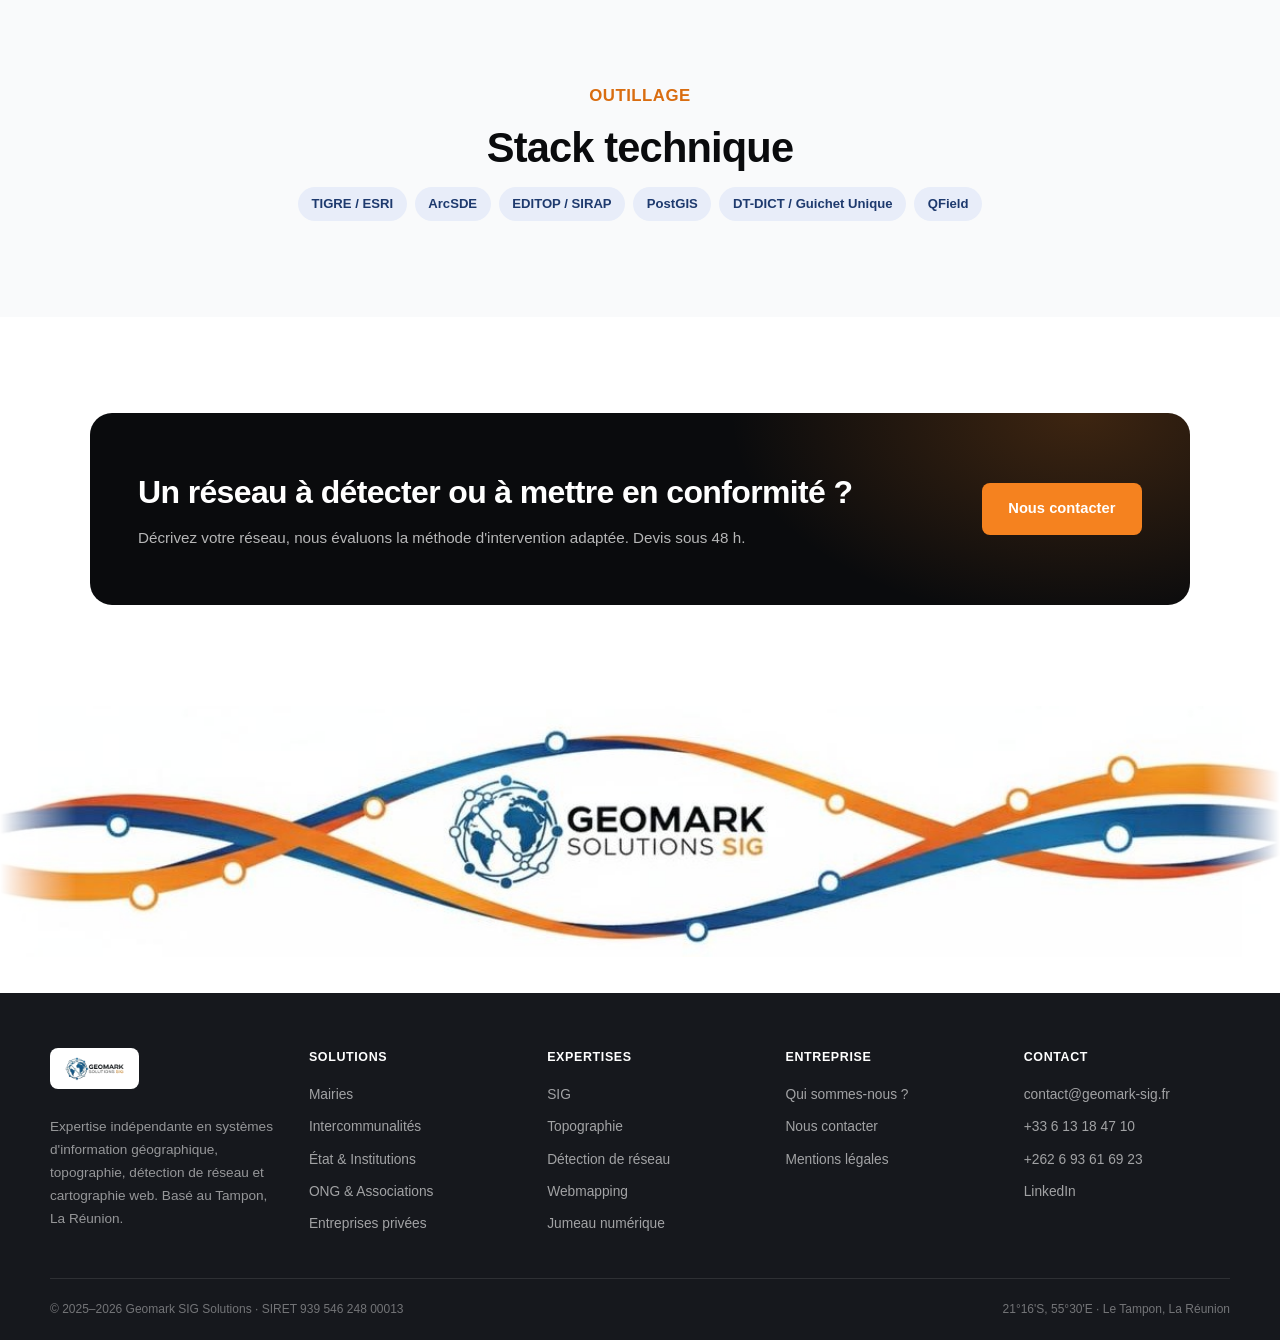
<file: detection-reseau.html>
<!DOCTYPE html>
<html lang="fr">
<head>
<meta charset="UTF-8">
<link rel="icon" type="image/png" href="assets/logo-mark-geomark.png">
<meta name="viewport" content="width=device-width,initial-scale=1.0">
<meta http-equiv="Content-Security-Policy" content="default-src 'self'; script-src 'self' 'unsafe-inline' https://unpkg.com https://www.googletagmanager.com; style-src 'self' 'unsafe-inline' https://fonts.googleapis.com https://unpkg.com; font-src 'self' https://fonts.gstatic.com; img-src 'self' data: https://data.geopf.fr https://unpkg.com https://*.google-analytics.com https://*.googletagmanager.com; media-src 'self'; connect-src 'self' https://api.web3forms.com https://*.google-analytics.com https://*.analytics.google.com https://*.googletagmanager.com; object-src 'none'; base-uri 'self'; form-action 'self' https://api.web3forms.com; frame-src 'none'">
<meta name="referrer" content="strict-origin-when-cross-origin">
<link rel="canonical" href="https://geomark-sig.fr/detection-reseau.html">
<meta property="og:site_name" content="Geomark SIG">
<meta property="og:image" content="https://geomark-sig.fr/assets/images/og-image.png">
<meta name="twitter:card" content="summary_large_image">
<meta name="twitter:image" content="https://geomark-sig.fr/assets/images/og-image.png">
<title>Détection de réseau, Récolement &amp; Synoptiques · Geomark SIG Solutions</title>
<meta name="description" content="Détection de réseaux enterrés, récolement, synoptiques techniques et plans réglementaires DT-DICT, Geomark SIG Solutions.">
<link rel="preconnect" href="https://fonts.googleapis.com">
<link rel="preconnect" href="https://fonts.gstatic.com" crossorigin>
<link href="https://fonts.googleapis.com/css2?family=Inter:wght@400;500;600;700;800&family=IBM+Plex+Mono:wght@500;600&family=Space+Grotesk:wght@500;600;700&display=swap" rel="stylesheet">
<link rel="stylesheet" href="assets/style.css">
</head>
<body>

<header class="site-hdr" id="hdr">
  <div class="hdr-in">
    <a class="brand" href="index.html"><img src="assets/images/logo-geomark.png" alt="Geomark SIG Solutions"></a>
    <nav class="nav" id="nav">
      <a href="qui-sommes-nous.html" data-i18n="nav_about">Qui sommes-nous ?</a>
      <div class="nav-item-drop">
        <button class="nav-drop-btn" type="button" data-i18n="nav_solutions">Solutions <svg class="nav-caret" viewBox="0 0 24 24" fill="none" stroke="currentColor" stroke-width="2"><path d="m6 9 6 6 6-6"/></svg></button>
        <div class="nav-drop-menu">
          <a href="mairie.html"><svg viewBox="0 0 24 24" fill="none" stroke-width="1.6"><path d="M3 21h18M4 21V10l8-6 8 6v11M9 21v-6h6v6"/></svg><span data-i18n="nav_sol_mairie">Mairies</span></a>
          <a href="intercommunalite.html"><svg viewBox="0 0 24 24" fill="none" stroke-width="1.6"><circle cx="12" cy="5" r="2"/><circle cx="5" cy="19" r="2"/><circle cx="19" cy="19" r="2"/><path d="M12 7v4M12 11 6.5 17M12 11l5.5 6"/></svg><span data-i18n="nav_sol_epci">Intercommunalités</span></a>
          <a href="ecosysteme-etat.html"><svg viewBox="0 0 24 24" fill="none" stroke-width="1.6"><path d="M12 3 4 6v6c0 5 3.5 8 8 9 4.5-1 8-4 8-9V6l-8-3Z"/></svg><span data-i18n="nav_sol_etat">État &amp; Institutions</span></a>
          <a href="ong-associations.html"><svg viewBox="0 0 24 24" fill="none" stroke-width="1.6"><path d="M8 11a3 3 0 1 0 0-6 3 3 0 0 0 0 6Z"/><path d="M2 20c0-3 2.5-5.5 6-5.5s6 2.5 6 5.5"/><path d="M16 11a3 3 0 1 0 0-6"/><path d="M14.5 14.5c2.8.3 4.5 2.5 4.5 5.5"/></svg><span data-i18n="nav_sol_ong">ONG &amp; Associations</span></a>
          <a href="prive.html"><svg viewBox="0 0 24 24" fill="none" stroke-width="1.6"><rect x="3" y="8" width="18" height="12" rx="2"/><path d="M8 8V6a2 2 0 0 1 2-2h4a2 2 0 0 1 2 2v2M3 13h18"/></svg><span data-i18n="nav_sol_prive">Entreprises privées</span></a>
        </div>
      </div>
      <a href="sig.html" data-i18n="nav_sig">SIG</a>
      <a href="topographie.html" data-i18n="nav_topo">Topographie</a>
      <a href="detection-reseau.html" class="active" data-i18n="nav_detection">Détection de réseau</a>
      <a href="webmapping.html" data-i18n="nav_webmapping">Webmapping</a>
      <a href="jumeau-numerique.html" data-i18n="nav_twin">Jumeau numérique</a>
      <a href="contact.html" class="btn-nav" data-i18n="nav_contact">Nous contacter</a>
    </nav>
    <div class="hdr-right">
      <div class="langsw"><button data-lang="fr" class="active">FR</button><button data-lang="en">EN</button></div>
      <button class="nav-toggle" id="navToggle" aria-label="Menu"><svg viewBox="0 0 24 24" fill="none" stroke="currentColor" stroke-width="1.8" stroke-linecap="round"><path d="M4 6h16M4 12h16M4 18h16"/></svg></button>
    </div>
  </div>
</header>

<section class="phero">
  <div class="phero-incr i-detection"></div>
  <div class="wrap">
    <div class="breadcrumb"><a href="index.html" data-i18n="bc_home">Accueil</a> / <span data-i18n="nav_detection">Détection de réseau</span></div>
    <span class="eyebrow" data-i18n="eyebrow">Expertise technique</span>
    <h1 data-i18n="h1">Détection de réseau</h1>
    <p class="lead" data-i18n="lead">Avant de creuser, de rénover ou de gérer une crise, il faut savoir ce qu'il y a sous terre : la détection de réseau sécurise les travaux et fiabilise les plans.</p>
  </div>
</section>

<section class="sec">
  <div class="wrap">
    <div class="split reveal">
      <div class="split-txt">
        <span class="eyebrow" data-i18n="intro_eyebrow">Notre approche</span>
        <h2 data-i18n="intro_h2">Un réseau mal cartographié est un risque</h2>
        <p data-i18n="intro_p1">Fibre, eau, assainissement, réseau de chaleur, gaz ou électricité : chaque réseau enterré ou aérien doit être localisé avec une précision conforme à la réglementation DT-DICT.</p>
        <p data-i18n="intro_p2">Nous intervenons aussi bien en détection initiale qu'en mise à jour de patrimoine existant, avec une traçabilité documentaire complète à chaque étape.</p>
      </div>
      <div class="split-media"><div class="ph-img auto"><img src="assets/images/risque.JPG" alt="Analyse de risque sur réseaux enterrés, Geomark SIG Solutions"></div></div>
    </div>
  </div>
</section>

<section class="sec sec-line sec-gray">
  <div class="wrap">
    <div class="split reveal">
      <div class="split-txt">
        <span class="eyebrow" data-i18n="s1_eyebrow">Détection de réseaux enterrés</span>
        <h2 data-i18n="s1_h2">Localiser avant d'intervenir</h2>
        <p data-i18n="s1_p">La détection permet de géoréférencer les canalisations et câbles existants avec la classe de précision requise par le projet.</p>
        <ul class="split-list">
          <li><svg viewBox="0 0 24 24"><path d="m5 13 4 4L19 7"/></svg><span data-i18n="s1_li1">Détection et géoréférencement de canalisations</span></li>
          <li><svg viewBox="0 0 24 24"><path d="m5 13 4 4L19 7"/></svg><span data-i18n="s1_li2">Repérage de réseaux eau, gaz, électricité, fibre</span></li>
          <li><svg viewBox="0 0 24 24"><path d="m5 13 4 4L19 7"/></svg><span data-i18n="s1_li3">Classement en classe de précision (A/B/C) conforme DT-DICT</span></li>
          <li><svg viewBox="0 0 24 24"><path d="m5 13 4 4L19 7"/></svg><span data-i18n="s1_li4">Rapport de détection géoréférencé</span></li>
        </ul>
      </div>
      <div class="split-media"><div class="ph-img"><img src="assets/images/plan-detection.jpg" alt="Détection de réseaux enterrés, Geomark SIG Solutions"></div></div>
    </div>
  </div>
</section>

<section class="sec">
  <div class="wrap">
    <div class="split rev reveal">
      <div class="split-txt">
        <span class="eyebrow" data-i18n="s2_eyebrow">Récolement de réseaux</span>
        <h2 data-i18n="s2_h2">Garder les plans conformes à la réalité</h2>
        <p data-i18n="s2_p">Après travaux, le récolement met à jour les plans existants pour qu'ils reflètent fidèlement ce qui a été posé.</p>
        <ul class="split-list">
          <li><svg viewBox="0 0 24 24"><path d="m5 13 4 4L19 7"/></svg><span data-i18n="s2_li2">Mise à jour des plans de réseaux existants</span></li>
          <li><svg viewBox="0 0 24 24"><path d="m5 13 4 4L19 7"/></svg><span data-i18n="s2_li3">Contrôle de conformité entre exécution et projet</span></li>
          <li><svg viewBox="0 0 24 24"><path d="m5 13 4 4L19 7"/></svg><span data-i18n="s2_li4">Intégration dans le SIG patrimonial</span></li>
        </ul>
      </div>
      <div class="split-media"><div class="ph-img"><img src="assets/images/reco.png" alt="Récolement de réseaux, Geomark SIG Solutions"></div></div>
    </div>
  </div>
</section>

<section class="sec sec-line sec-gray">
  <div class="wrap">
    <div class="split reveal">
      <div class="split-txt">
        <span class="eyebrow" data-i18n="s3_eyebrow">Synoptiques &amp; schémas techniques</span>
        <h2 data-i18n="s3_h2">Une lecture rapide pour l'exploitation</h2>
        <p data-i18n="s3_p">En gestion de crise comme en exploitation courante, un synoptique clair permet d'agir vite sur le bon tronçon de réseau.</p>
        <ul class="split-list">
          <li><svg viewBox="0 0 24 24"><path d="m5 13 4 4L19 7"/></svg><span data-i18n="s3_li1">Synoptiques de gestion de crise</span></li>
          <li><svg viewBox="0 0 24 24"><path d="m5 13 4 4L19 7"/></svg><span data-i18n="s3_li2">Schémas techniques par cœur de réseau ou secteur</span></li>
          <li><svg viewBox="0 0 24 24"><path d="m5 13 4 4L19 7"/></svg><span data-i18n="s3_li3">Représentation simplifiée pour l'exploitation terrain</span></li>
          <li><svg viewBox="0 0 24 24"><path d="m5 13 4 4L19 7"/></svg><span data-i18n="s3_li4">Mise à jour continue des schémas</span></li>
        </ul>
      </div>
      <div class="split-media"><div class="ph-img auto"><img src="assets/images/gestion-crise.jpg" alt="Synoptiques et schémas techniques, Geomark SIG Solutions"></div></div>
    </div>
  </div>
</section>

<section class="sec">
  <div class="wrap">
    <div class="split rev reveal">
      <div class="split-txt">
        <span class="eyebrow" data-i18n="s4_eyebrow">Plans réglementaires &amp; traçabilité</span>
        <h2 data-i18n="s4_h2">Une conformité qui se documente</h2>
        <p data-i18n="s4_p">Le respect du cadre réglementaire (DREAL, Guichet Unique) exige une documentation à jour et un historique traçable.</p>
        <ul class="split-list">
          <li><svg viewBox="0 0 24 24"><path d="m5 13 4 4L19 7"/></svg><span data-i18n="s4_li1">Conformité DREAL / Guichet Unique</span></li>
          <li><svg viewBox="0 0 24 24"><path d="m5 13 4 4L19 7"/></svg><span data-i18n="s4_li2">Constitution et mise à jour du dossier de traçabilité documentaire</span></li>
          <li><svg viewBox="0 0 24 24"><path d="m5 13 4 4L19 7"/></svg><span data-i18n="s4_li3">Plans de prospection sectoriels</span></li>
          <li><svg viewBox="0 0 24 24"><path d="m5 13 4 4L19 7"/></svg><span data-i18n="s4_li4">Production de plans réglementaires (1:200 à 1:9000)</span></li>
        </ul>
      </div>
      <div class="split-media"><div class="ph-img"><img src="assets/images/dossier.png" alt="Dossier de traçabilité documentaire réseau, Geomark SIG Solutions"></div></div>
    </div>
  </div>
</section>

<section class="sec sec-line sec-gray">
  <div class="wrap">
    <div class="center reveal" style="max-width:600px;margin-bottom:1rem;">
      <span class="eyebrow" data-i18n="stack_eyebrow">Outillage</span>
      <h2 class="htitle" data-i18n="stack_title">Stack technique</h2>
    </div>
    <div class="chiprow reveal" style="justify-content:center;">
      <span class="chip">TIGRE / ESRI</span><span class="chip">ArcSDE</span><span class="chip">EDITOP / SIRAP</span><span class="chip">PostGIS</span><span class="chip">DT-DICT / Guichet Unique</span><span class="chip">QField</span>
    </div>
  </div>
</section>

<section class="sec">
  <div class="wrap">
    <div class="ctaband reveal">
      <div class="ctaband-tx">
        <h2 data-i18n="cta_title">Un réseau à détecter ou à mettre en conformité ?</h2>
        <p data-i18n="cta_sub">Décrivez votre réseau, nous évaluons la méthode d'intervention adaptée. Devis sous 48 h.</p>
      </div>
      <div class="ctaband-btns">
        <a href="contact.html" class="btn btn-orange" data-i18n="cta_btn">Nous contacter</a>
      </div>
    </div>
  </div>
</section>

<section class="ribbon-band">
  <img class="ribbon-img" src="assets/images/ribbon-band.jpg" alt="Geomark SIG Solutions">
</section>

<footer class="ftr">
  <div class="wrap ftr-in">
    <div>
      <div class="ftr-brand"><img src="assets/images/logo-geomark.png" alt="Geomark"></div>
      <p class="ftr-desc" data-i18n="ftr_desc">Expertise indépendante en systèmes d'information géographique, topographie, détection de réseau et cartographie web. Basé au Tampon, La Réunion.</p>
    </div>
    <div class="ftr-col">
      <div class="ftr-h" data-i18n="ftr_h_solutions">Solutions</div>
      <a href="mairie.html" data-i18n="nav_sol_mairie">Mairies</a>
      <a href="intercommunalite.html" data-i18n="nav_sol_epci">Intercommunalités</a>
      <a href="ecosysteme-etat.html" data-i18n="nav_sol_etat">État &amp; Institutions</a>
      <a href="ong-associations.html" data-i18n="nav_sol_ong">ONG &amp; Associations</a>
      <a href="prive.html" data-i18n="nav_sol_prive">Entreprises privées</a>
    </div>
    <div class="ftr-col">
      <div class="ftr-h" data-i18n="ftr_h_expertise">Expertises</div>
      <a href="sig.html" data-i18n="nav_sig">SIG</a>
      <a href="topographie.html" data-i18n="nav_topo">Topographie</a>
      <a href="detection-reseau.html" data-i18n="nav_detection">Détection de réseau</a>
      <a href="webmapping.html" data-i18n="nav_webmapping">Webmapping</a>
      <a href="jumeau-numerique.html" data-i18n="nav_twin">Jumeau numérique</a>
    </div>
    <div class="ftr-col">
      <div class="ftr-h" data-i18n="ftr_h_company">Entreprise</div>
      <a href="qui-sommes-nous.html" data-i18n="nav_about">Qui sommes-nous ?</a>
      <a href="contact.html" data-i18n="nav_contact">Nous contacter</a>
      <a href="mentions-legales.html" data-i18n="nav_legal">Mentions légales</a>
    </div>
    <div class="ftr-col">
      <div class="ftr-h" data-i18n="ftr_h_contact">Contact</div>
      <a href="mailto:contact@geomark-sig.fr">contact@geomark-sig.fr</a>
      <a href="tel:+33613184710">+33 6 13 18 47 10</a>
      <a href="tel:+262693616923">+262 6 93 61 69 23</a>
      <a href="https://www.linkedin.com/company/geomark-sig/" target="_blank">LinkedIn</a>
    </div>
  </div>
  <div class="wrap ftr-bottom">
    <span data-i18n="ftr_copy">© 2025–2026 Geomark SIG Solutions · SIRET 939 546 248 00013</span>
    <span>21°16'S, 55°30'E · Le Tampon, La Réunion</span>
  </div>
</footer>

<script>
window.I18N = {
  fr: {
    nav_about:"Qui sommes-nous ?", nav_sig:"SIG", nav_topo:"Topographie", nav_detection:"Détection de réseau", nav_webmapping:"Webmapping", nav_twin:"Jumeau numérique", nav_contact:"Nous contacter", nav_legal:"Mentions légales",
    nav_solutions:"Solutions", nav_sol_mairie:"Mairies", nav_sol_epci:"Intercommunalités", nav_sol_etat:"État &amp; Institutions", nav_sol_ong:"ONG &amp; Associations", nav_sol_prive:"Entreprises privées", ftr_h_solutions:"Solutions",
    bc_home:"Accueil", eyebrow:"Expertise technique",
    h1:"Détection de réseau",
    lead:"Avant de creuser, de rénover ou de gérer une crise, il faut savoir ce qu'il y a sous terre : la détection de réseau sécurise les travaux et fiabilise les plans.",
    intro_eyebrow:"Notre approche", intro_h2:"Un réseau mal cartographié est un risque",
    intro_p1:"Fibre, eau, assainissement, réseau de chaleur, gaz ou électricité : chaque réseau enterré ou aérien doit être localisé avec une précision conforme à la réglementation DT-DICT.",
    intro_p2:"Nous intervenons aussi bien en détection initiale qu'en mise à jour de patrimoine existant, avec une traçabilité documentaire complète à chaque étape.",
 
    s1_eyebrow:"Détection de réseaux enterrés", s1_h2:"Localiser avant d'intervenir",
    s1_p:"La détection permet de géoréférencer les canalisations et câbles existants avec la classe de précision requise par le projet.",
    s1_li1:"Détection et géoréférencement de canalisations", s1_li2:"Repérage de réseaux eau, gaz, électricité, fibre",
    s1_li3:"Classement en classe de précision (A/B/C) conforme DT-DICT", s1_li4:"Rapport de détection géoréférencé",
 
    s2_eyebrow:"Récolement de réseaux", s2_h2:"Garder les plans conformes à la réalité",
    s2_p:"Après travaux, le récolement met à jour les plans existants pour qu'ils reflètent fidèlement ce qui a été posé.",
    s2_li1:"Levé de récolement après travaux", s2_li2:"Mise à jour des plans de réseaux existants",
    s2_li3:"Contrôle de conformité entre exécution et projet", s2_li4:"Intégration dans le SIG patrimonial",
 
    s3_eyebrow:"Synoptiques & schémas techniques", s3_h2:"Une lecture rapide pour l'exploitation",
    s3_p:"En gestion de crise comme en exploitation courante, un synoptique clair permet d'agir vite sur le bon tronçon de réseau.",
    s3_li1:"Synoptiques de gestion de crise", s3_li2:"Schémas techniques par cœur de réseau ou secteur",
    s3_li3:"Représentation simplifiée pour l'exploitation terrain", s3_li4:"Mise à jour continue des schémas",
 
    s4_eyebrow:"Plans réglementaires & traçabilité", s4_h2:"Une conformité qui se documente",
    s4_p:"Le respect du cadre réglementaire (DREAL, Guichet Unique) exige une documentation à jour et un historique traçable.",
    s4_li1:"Conformité DREAL / Guichet Unique", s4_li2:"Constitution et mise à jour du dossier de traçabilité documentaire",
    s4_li3:"Plans de prospection sectoriels", s4_li4:"Production de plans réglementaires (1:200 à 1:9000)",
 
    stack_eyebrow:"Outillage", stack_title:"Stack technique",
    cta_title:"Un réseau à détecter ou à mettre en conformité ?", cta_sub:"Décrivez votre réseau, nous évaluons la méthode d'intervention adaptée. Devis sous 48 h.", cta_btn:"Nous contacter",
    ftr_desc:"Expertise indépendante en systèmes d'information géographique, topographie, détection de réseau et cartographie web. Basé au Tampon, La Réunion.",
    ftr_h_expertise:"Expertises", ftr_h_company:"Entreprise", ftr_h_contact:"Contact",
    ftr_copy:"© 2025–2026 Geomark SIG Solutions · SIRET 939 546 248 00013"
  },
  en: {
    nav_about:"About us", nav_sig:"GIS", nav_topo:"Land Surveying", nav_detection:"Network Detection", nav_webmapping:"Web Mapping", nav_twin:"Digital twin", nav_contact:"Contact us", nav_legal:"Legal notice",
    nav_solutions:"Solutions", nav_sol_mairie:"Municipalities", nav_sol_epci:"Inter-municipal bodies", nav_sol_etat:"State &amp; Institutions", nav_sol_ong:"NGOs &amp; Associations", nav_sol_prive:"Private companies", ftr_h_solutions:"Solutions",
    bc_home:"Home", eyebrow:"Technical expertise",
    h1:"Network Detection",
    lead:"Before digging, renovating or managing a crisis, you need to know what's underground: network detection secures works and makes plans reliable.",
    intro_eyebrow:"Our approach", intro_h2:"A poorly mapped network is a risk",
    intro_p1:"Fibre, water, sewage, heating networks, gas or electricity: every underground or aerial network must be located with a precision compliant with DT-DICT regulations.",
    intro_p2:"We handle both initial detection and updates to existing asset data, with complete documentary traceability at every step.",
 
    s1_eyebrow:"Underground network detection", s1_h2:"Locate before you intervene",
    s1_p:"Detection georeferences existing pipes and cables to the precision class required by the project.",
    s1_li1:"Detection and pipe georeferencing", s1_li2:"Locating water, gas, electricity and fibre networks",
    s1_li3:"Precision class rating (A/B/C) compliant with DT-DICT", s1_li4:"Georeferenced detection report",
 
    s2_eyebrow:"As-built network surveys", s2_h2:"Keeping plans true to reality",
    s2_p:"After works, as-built surveys update existing plans so they accurately reflect what was actually installed.",
    s2_li1:"As-built survey after works", s2_li2:"Updating existing network plans",
    s2_li3:"Compliance check between execution and design", s2_li4:"Integration into the asset GIS",
 
    s3_eyebrow:"Synoptics & technical diagrams", s3_h2:"A quick read for operations",
    s3_p:"In crisis management as in day-to-day operations, a clear synoptic diagram lets you act fast on the right section of the network.",
    s3_li1:"Crisis management synoptics", s3_li2:"Technical diagrams by network core or sector",
    s3_li3:"Simplified representation for field operations", s3_li4:"Continuous diagram updates",
 
    s4_eyebrow:"Regulatory plans & traceability", s4_h2:"Compliance that is documented",
    s4_p:"Meeting the regulatory framework (DREAL, one-stop utility portal) requires up-to-date documentation and a traceable history.",
    s4_li1:"DREAL / one-stop utility portal compliance", s4_li2:"Building and maintaining the documentary traceability file",
    s4_li3:"Sector prospecting plans", s4_li4:"Production of regulatory plans (1:200 to 1:9000)",
 
    stack_eyebrow:"Tooling", stack_title:"Technical stack",
    cta_title:"A network to detect or bring into compliance?", cta_sub:"Describe your network, we'll assess the right method of intervention. Quote within 48 h.", cta_btn:"Contact us",
    ftr_desc:"Independent expertise in geographic information systems, land surveying, network detection and web mapping. Based in Le Tampon, Réunion Island.",
    ftr_h_expertise:"Expertise", ftr_h_company:"Company", ftr_h_contact:"Contact",
    ftr_copy:"© 2025–2026 Geomark SIG Solutions · SIRET 939 546 248 00013"
  }
};
</script>
<script src="assets/main.js"></script>
</body>
</html>
</file>
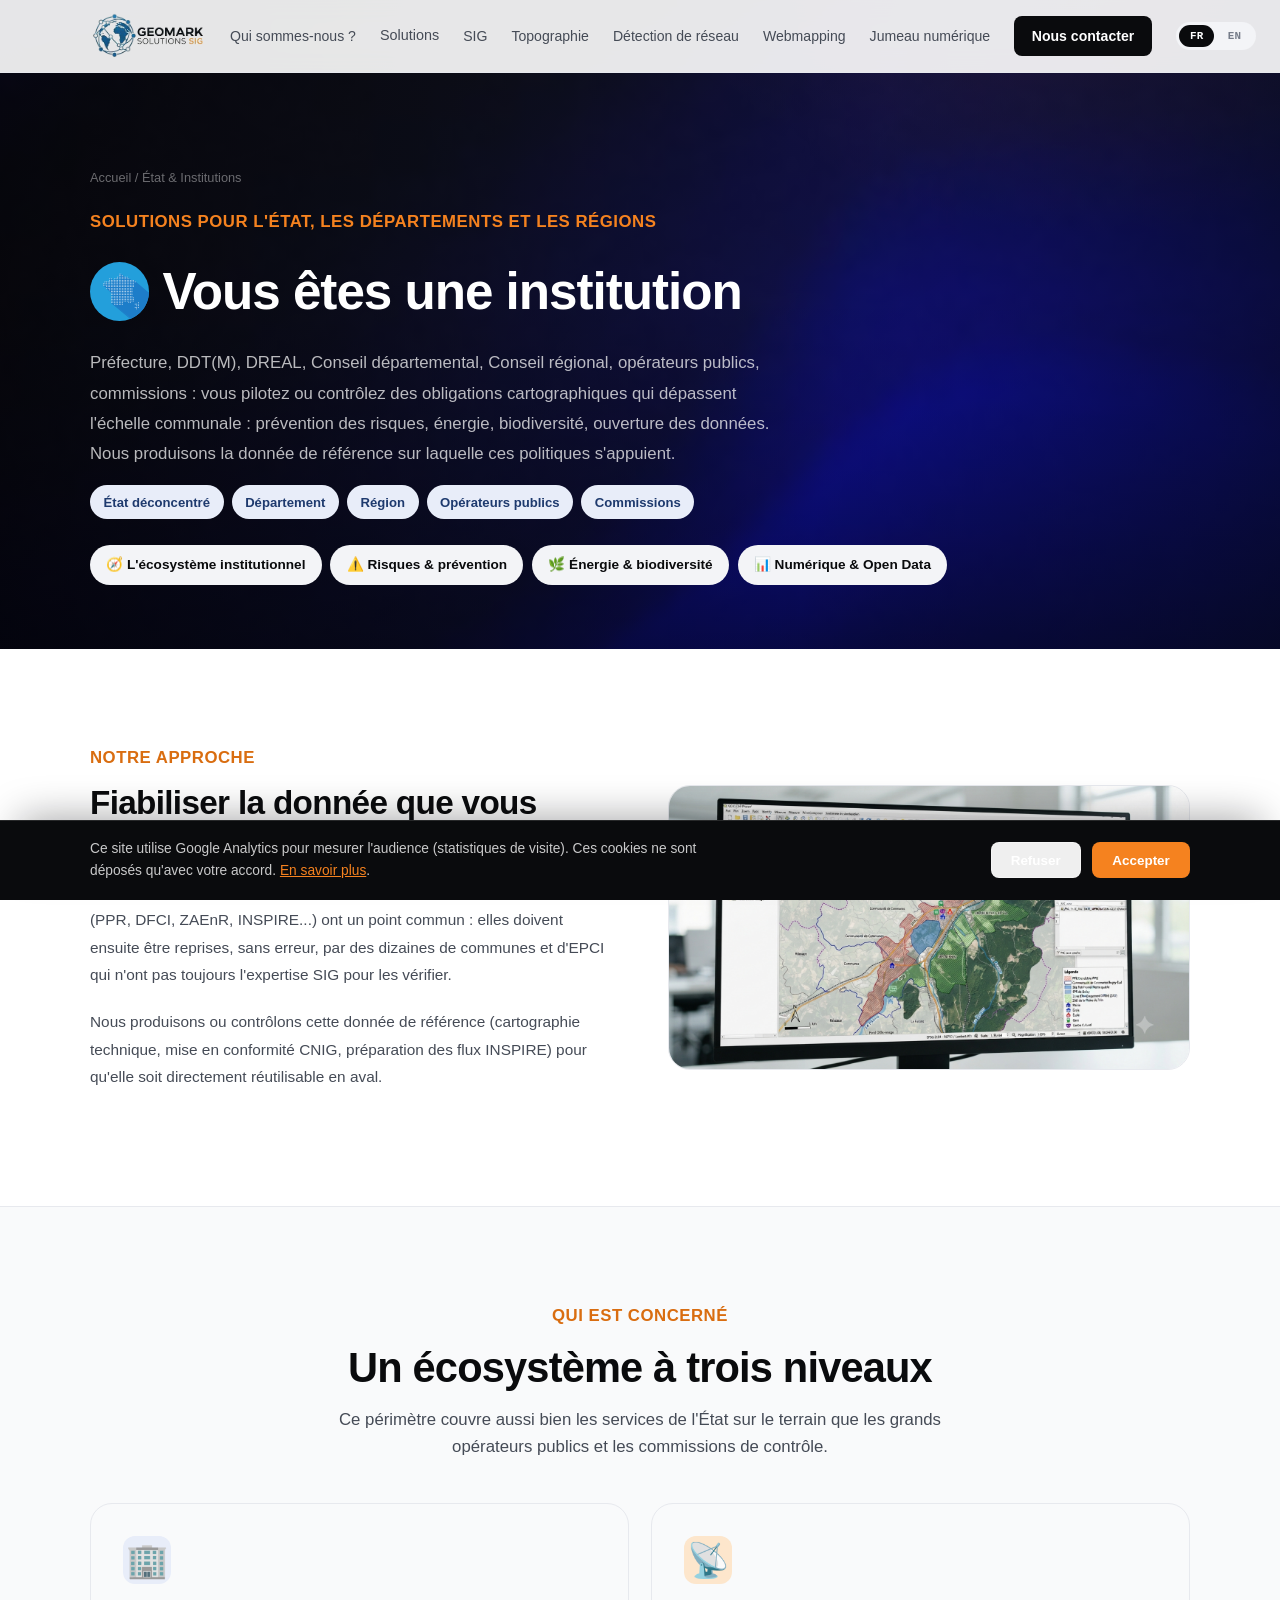
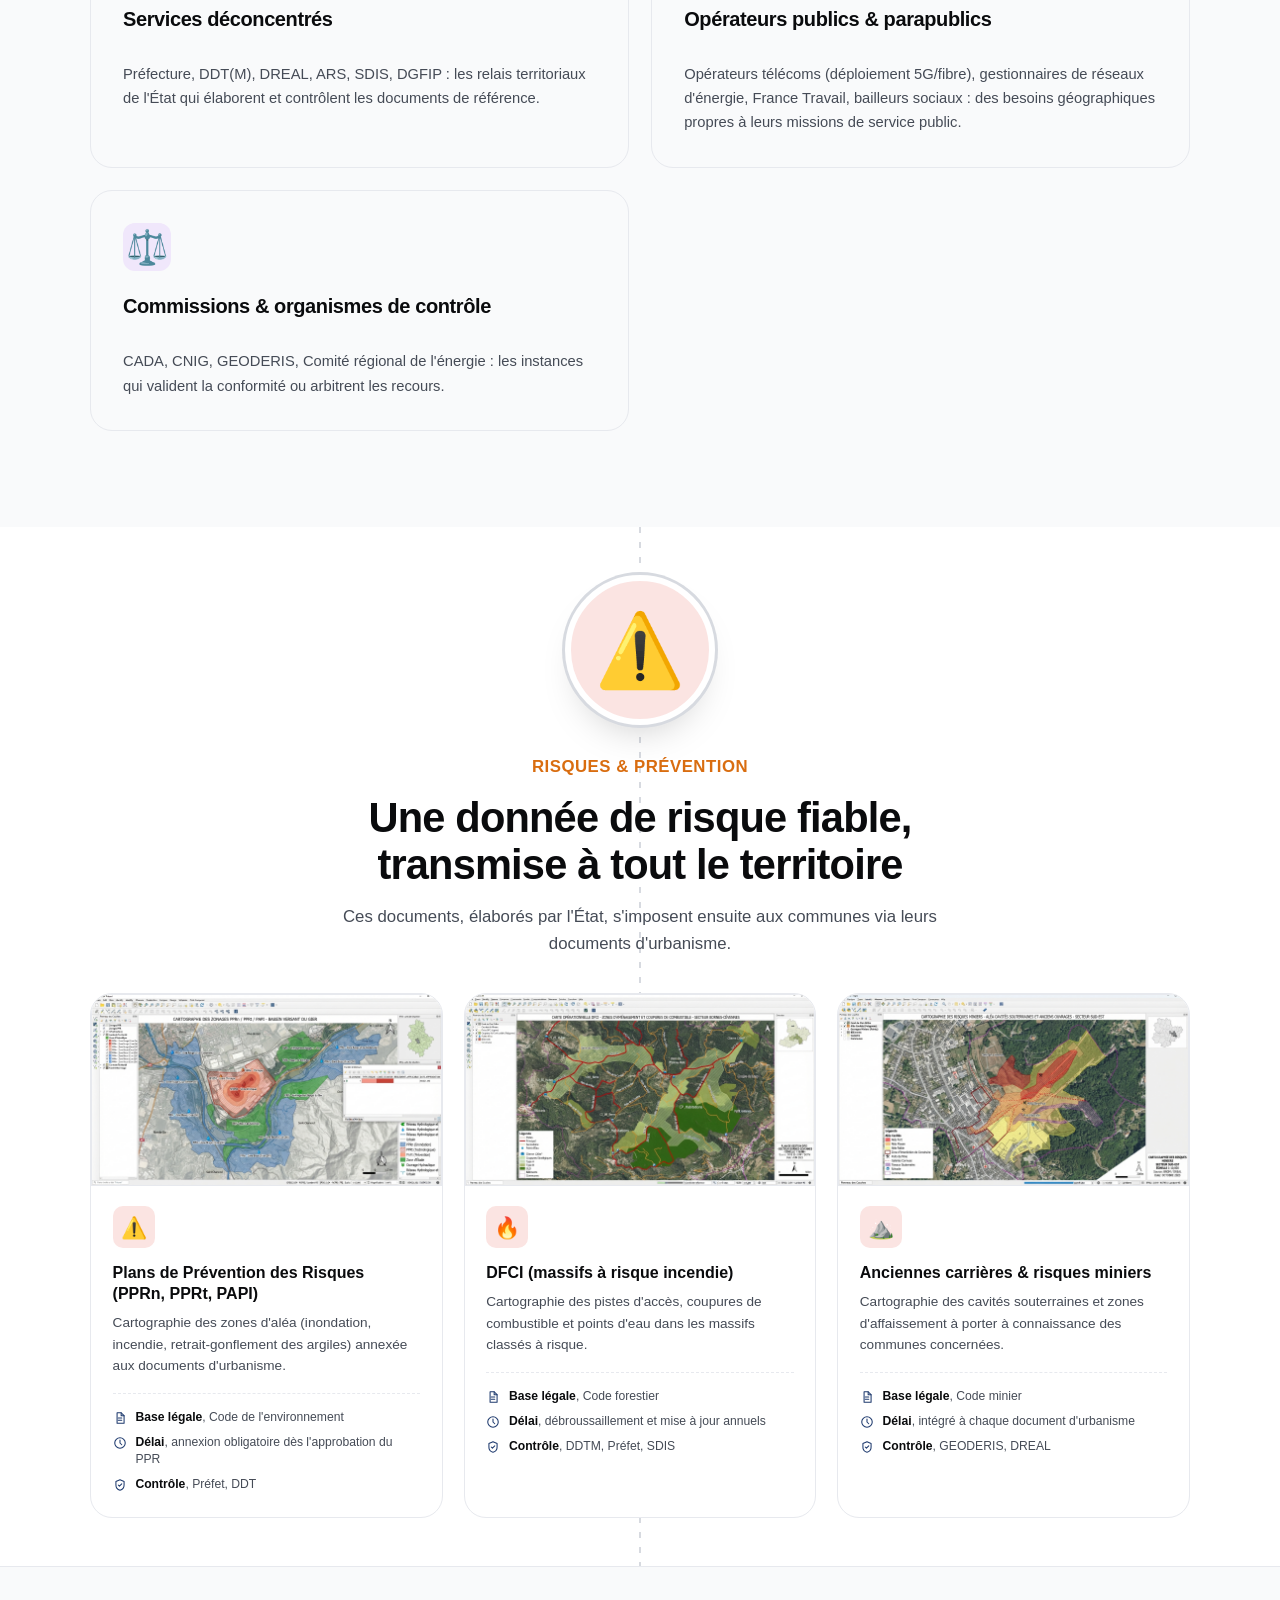
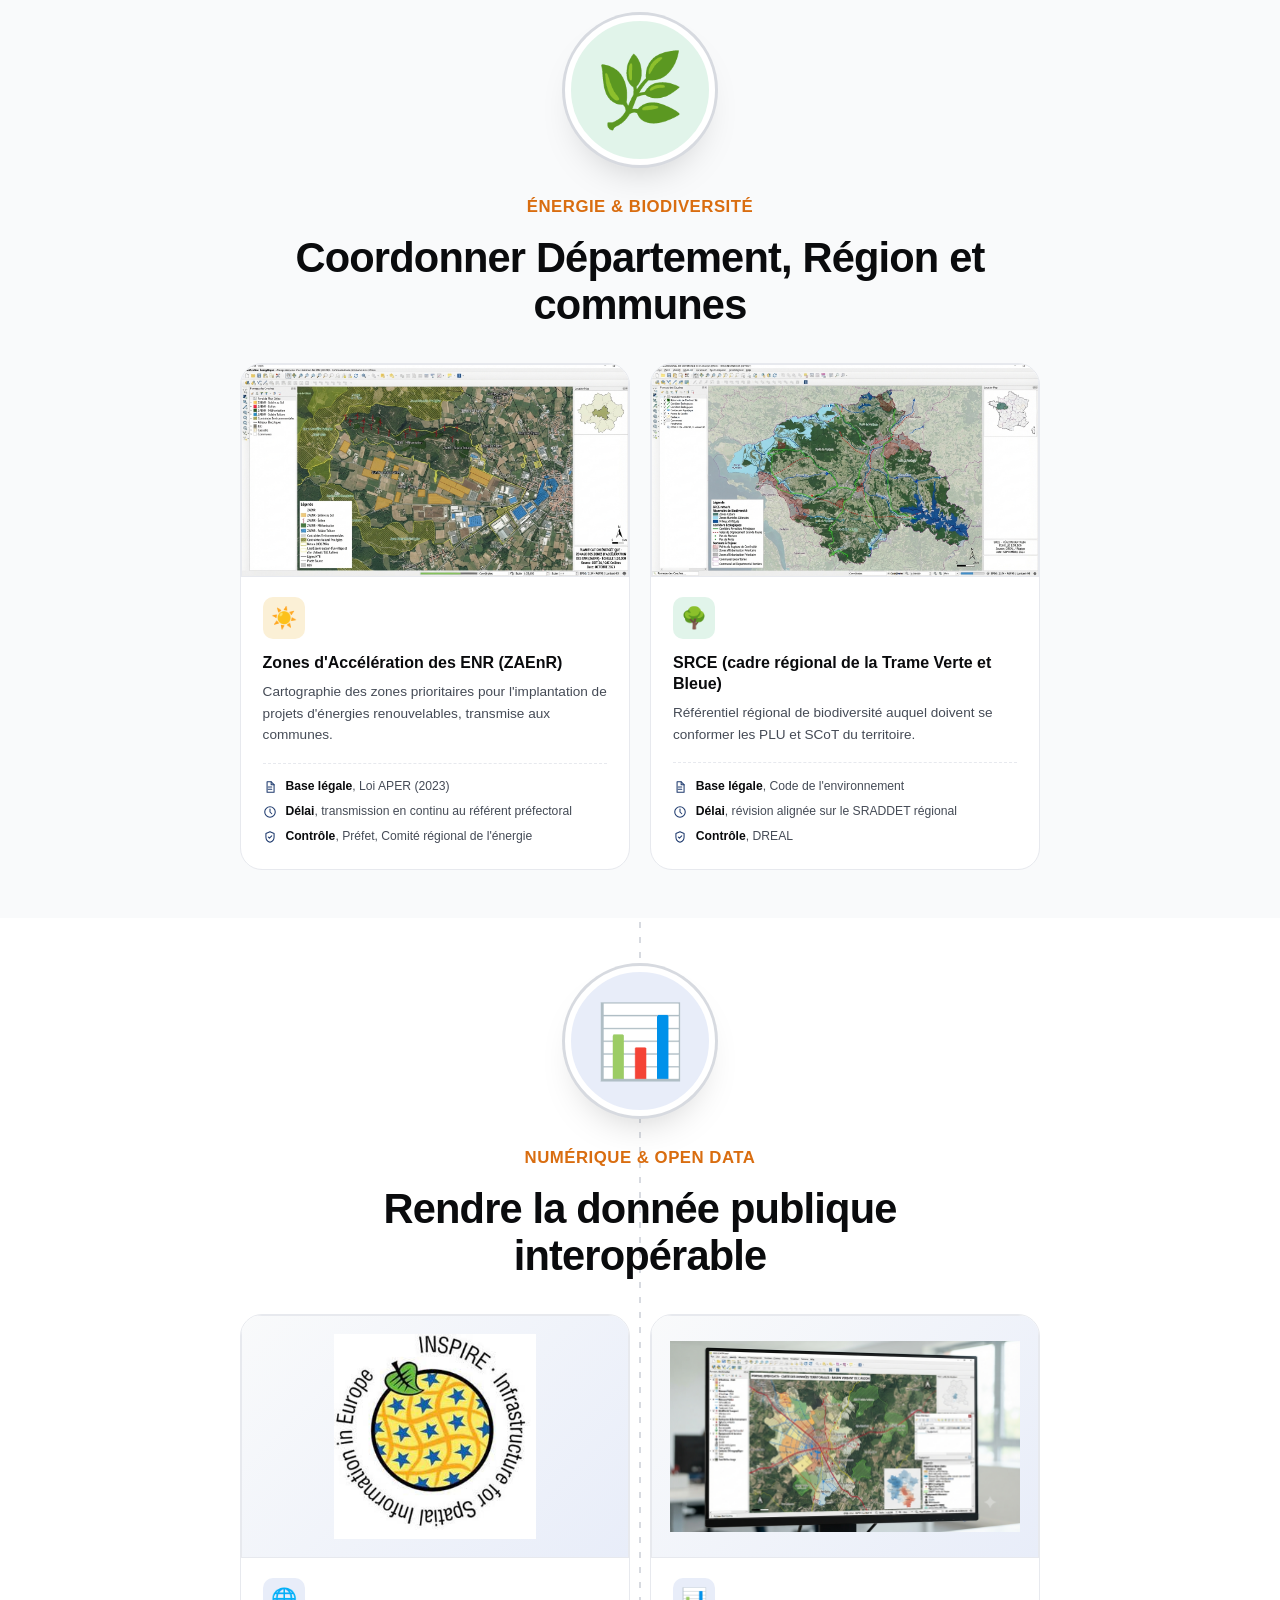
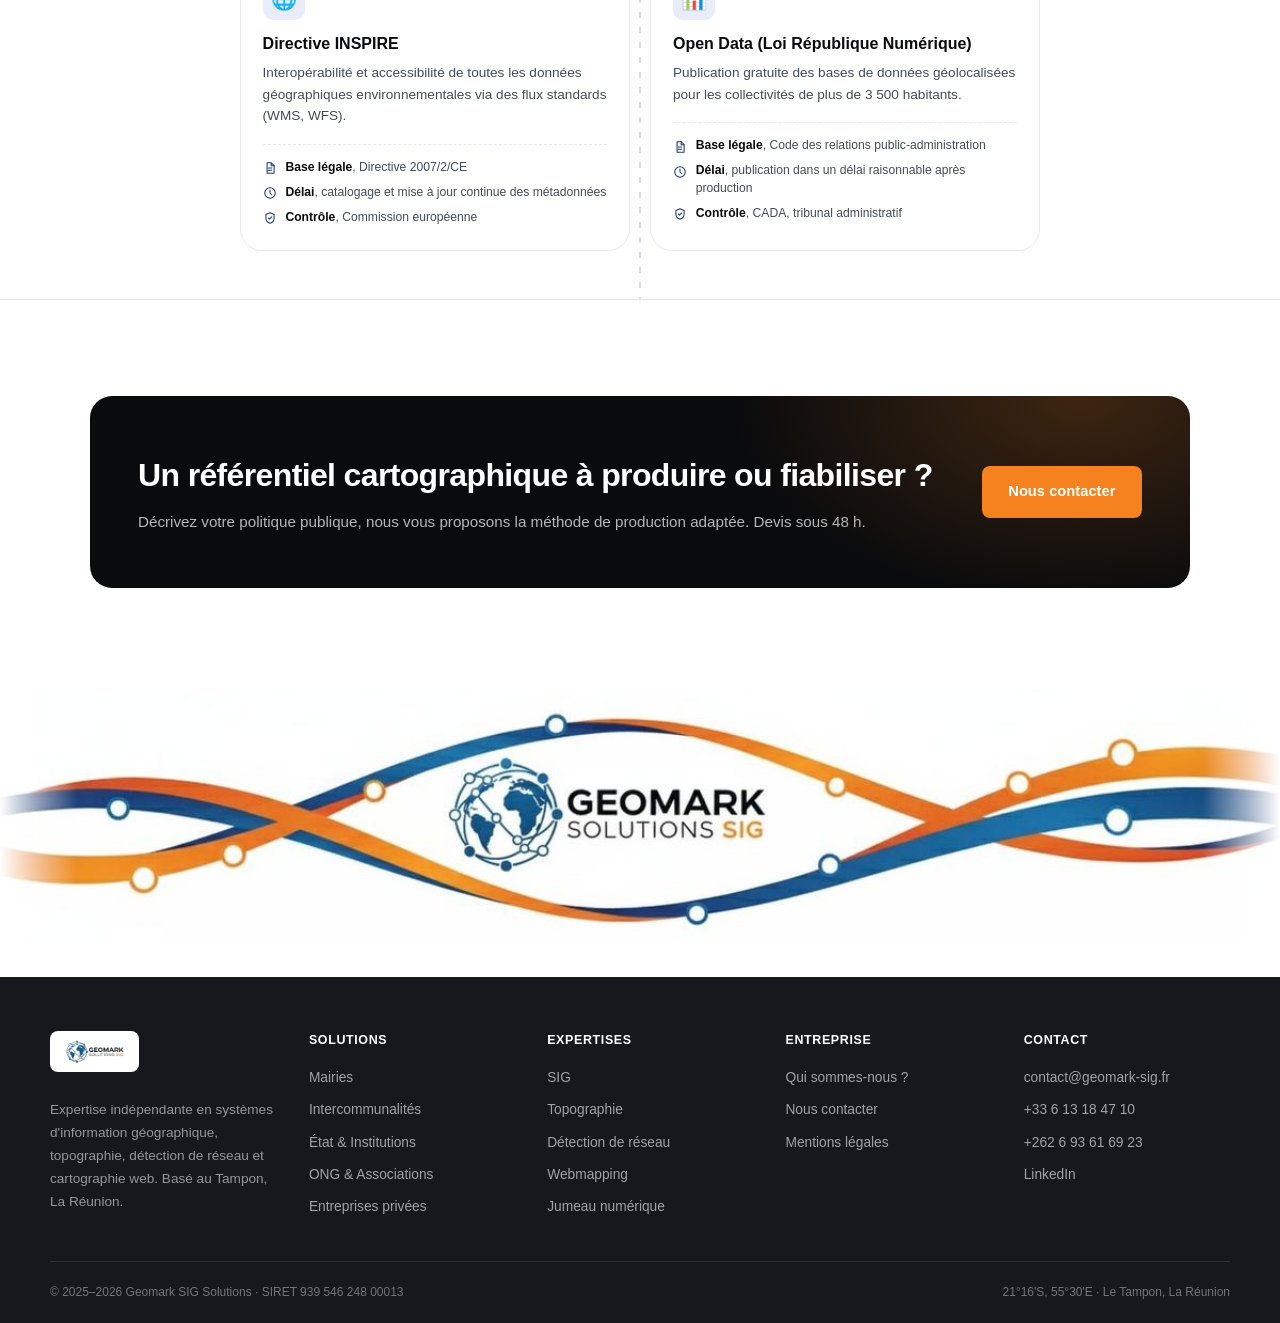
<file: ecosysteme-etat.html>
<!DOCTYPE html>
<html lang="fr">
<head>
<meta charset="UTF-8">
<link rel="icon" type="image/png" href="assets/logo-mark-geomark.png">
<meta name="viewport" content="width=device-width,initial-scale=1.0">
<meta http-equiv="Content-Security-Policy" content="default-src 'self'; script-src 'self' 'unsafe-inline' https://unpkg.com https://www.googletagmanager.com; style-src 'self' 'unsafe-inline' https://fonts.googleapis.com https://unpkg.com; font-src 'self' https://fonts.gstatic.com; img-src 'self' data: https://data.geopf.fr https://unpkg.com https://*.google-analytics.com https://*.googletagmanager.com; media-src 'self'; connect-src 'self' https://api.web3forms.com https://*.google-analytics.com https://*.analytics.google.com https://*.googletagmanager.com; object-src 'none'; base-uri 'self'; form-action 'self' https://api.web3forms.com; frame-src 'none'">
<meta name="referrer" content="strict-origin-when-cross-origin">
<link rel="canonical" href="https://geomark-sig.fr/ecosysteme-etat.html">
<meta property="og:site_name" content="Geomark SIG">
<meta property="og:image" content="https://geomark-sig.fr/assets/images/og-image.png">
<meta name="twitter:card" content="summary_large_image">
<meta name="twitter:image" content="https://geomark-sig.fr/assets/images/og-image.png">
<title>Solutions SIG pour l'État &amp; les Institutions · Geomark SIG Solutions</title>
<meta name="description" content="PPR, DFCI, risques miniers, ZAEnR, SRCE, INSPIRE, Open Data : les obligations cartographiques pilotées par l'État déconcentré, les Départements, les Régions, les opérateurs publics et les commissions, et comment Geomark SIG Solutions y répond.">
<link rel="preconnect" href="https://fonts.googleapis.com">
<link rel="preconnect" href="https://fonts.gstatic.com" crossorigin>
<link href="https://fonts.googleapis.com/css2?family=Inter:wght@400;500;600;700;800&family=IBM+Plex+Mono:wght@500;600&family=Space+Grotesk:wght@500;600;700&display=swap" rel="stylesheet">
<link rel="stylesheet" href="assets/style.css">
</head>
<body>

<header class="site-hdr" id="hdr">
  <div class="hdr-in">
    <a class="brand" href="index.html"><img src="assets/images/logo-geomark.png" alt="Geomark SIG Solutions"></a>
    <nav class="nav" id="nav">
      <a href="qui-sommes-nous.html" data-i18n="nav_about">Qui sommes-nous ?</a>
      <div class="nav-item-drop">
        <button class="nav-drop-btn" type="button" data-i18n="nav_solutions">Solutions <svg class="nav-caret" viewBox="0 0 24 24" fill="none" stroke="currentColor" stroke-width="2"><path d="m6 9 6 6 6-6"/></svg></button>
        <div class="nav-drop-menu">
          <a href="mairie.html"><svg viewBox="0 0 24 24" fill="none" stroke-width="1.6"><path d="M3 21h18M4 21V10l8-6 8 6v11M9 21v-6h6v6"/></svg><span data-i18n="nav_sol_mairie">Mairies</span></a>
          <a href="intercommunalite.html"><svg viewBox="0 0 24 24" fill="none" stroke-width="1.6"><circle cx="12" cy="5" r="2"/><circle cx="5" cy="19" r="2"/><circle cx="19" cy="19" r="2"/><path d="M12 7v4M12 11 6.5 17M12 11l5.5 6"/></svg><span data-i18n="nav_sol_epci">Intercommunalités</span></a>
          <a href="ecosysteme-etat.html" class="active"><svg viewBox="0 0 24 24" fill="none" stroke-width="1.6"><path d="M12 3 4 6v6c0 5 3.5 8 8 9 4.5-1 8-4 8-9V6l-8-3Z"/></svg><span data-i18n="nav_sol_etat">État &amp; Institutions</span></a>
          <a href="ong-associations.html"><svg viewBox="0 0 24 24" fill="none" stroke-width="1.6"><path d="M8 11a3 3 0 1 0 0-6 3 3 0 0 0 0 6Z"/><path d="M2 20c0-3 2.5-5.5 6-5.5s6 2.5 6 5.5"/><path d="M16 11a3 3 0 1 0 0-6"/><path d="M14.5 14.5c2.8.3 4.5 2.5 4.5 5.5"/></svg><span data-i18n="nav_sol_ong">ONG &amp; Associations</span></a>
          <a href="prive.html"><svg viewBox="0 0 24 24" fill="none" stroke-width="1.6"><rect x="3" y="8" width="18" height="12" rx="2"/><path d="M8 8V6a2 2 0 0 1 2-2h4a2 2 0 0 1 2 2v2M3 13h18"/></svg><span data-i18n="nav_sol_prive">Entreprises privées</span></a>
        </div>
      </div>
      <a href="sig.html" data-i18n="nav_sig">SIG</a>
      <a href="topographie.html" data-i18n="nav_topo">Topographie</a>
      <a href="detection-reseau.html" data-i18n="nav_detection">Détection de réseau</a>
      <a href="webmapping.html" data-i18n="nav_webmapping">Webmapping</a>
      <a href="jumeau-numerique.html" data-i18n="nav_twin">Jumeau numérique</a>
      <a href="contact.html" class="btn-nav" data-i18n="nav_contact">Nous contacter</a>
    </nav>
    <div class="hdr-right">
      <div class="langsw"><button data-lang="fr" class="active">FR</button><button data-lang="en">EN</button></div>
      <button class="nav-toggle" id="navToggle" aria-label="Menu"><svg viewBox="0 0 24 24" fill="none" stroke="currentColor" stroke-width="1.8" stroke-linecap="round"><path d="M4 6h16M4 12h16M4 18h16"/></svg></button>
    </div>
  </div>
</header>

<section class="phero">
  <div class="wrap">
    <div class="breadcrumb"><a href="index.html" data-i18n="bc_home">Accueil</a> / <span data-i18n="nav_sol_etat">État &amp; Institutions</span></div>
    <span class="eyebrow" data-i18n="eyebrow">Solutions pour l'État, les Départements et les Régions</span>
    <h1 data-i18n="h1"><span class="h1-ico"><img src="assets/icons/france.svg" alt="État français"></span>Vous êtes une institution</h1>
    <p class="lead" data-i18n="lead">Préfecture, DDT(M), DREAL, Conseil départemental, Conseil régional, opérateurs publics, commissions : vous pilotez ou contrôlez des obligations cartographiques qui dépassent l'échelle communale : prévention des risques, énergie, biodiversité, ouverture des données. Nous produisons la donnée de référence sur laquelle ces politiques s'appuient.</p>
    <div class="chiprow">
      <span class="chip" data-i18n="class1">État déconcentré</span>
      <span class="chip" data-i18n="class2">Département</span>
      <span class="chip" data-i18n="class3">Région</span>
      <span class="chip" data-i18n="class4">Opérateurs publics</span>
      <span class="chip" data-i18n="class5">Commissions</span>
    </div>
    <div class="jumprow">
      <a href="#ecosysteme" data-i18n="jump0">🧭 L'écosystème institutionnel</a>
      <a href="#risques" data-i18n="jump1">⚠️ Risques &amp; prévention</a>
      <a href="#energie" data-i18n="jump2">🌿 Énergie &amp; biodiversité</a>
      <a href="#numerique" data-i18n="jump3">📊 Numérique &amp; Open Data</a>
    </div>
  </div>
</section>

<section class="sec">
  <div class="wrap">
    <div class="split reveal">
      <div class="split-txt">
        <span class="eyebrow" data-i18n="intro_eyebrow">Notre approche</span>
        <h2 data-i18n="intro_h2">Fiabiliser la donnée que vous transmettez aux communes</h2>
        <p data-i18n="intro_p1">Les obligations pilotées à l'échelle de l'État ou des grandes collectivités (PPR, DFCI, ZAEnR, INSPIRE...) ont un point commun : elles doivent ensuite être reprises, sans erreur, par des dizaines de communes et d'EPCI qui n'ont pas toujours l'expertise SIG pour les vérifier.</p>
        <p data-i18n="intro_p2">Nous produisons ou contrôlons cette donnée de référence (cartographie technique, mise en conformité CNIG, préparation des flux INSPIRE) pour qu'elle soit directement réutilisable en aval.</p>
      </div>
      <div class="split-media"><div class="ph-img auto"><img src="assets/images/institutionnelle.png" alt="Cartographie institutionnelle, porter à connaissance, Geomark SIG Solutions"></div></div>
    </div>
  </div>
</section>

<!-- Écosystème institutionnel -->
<section class="sec sec-line sec-gray" id="ecosysteme">
  <div class="wrap">
    <div class="center reveal" style="max-width:700px;margin-bottom:2.6rem;">
      <span class="eyebrow" data-i18n="eco_eyebrow">Qui est concerné</span>
      <h2 class="htitle" data-i18n="eco_title">Un écosystème à trois niveaux</h2>
      <p class="hsub center" data-i18n="eco_sub">Ce périmètre couvre aussi bien les services de l'État sur le terrain que les grands opérateurs publics et les commissions de contrôle.</p>
    </div>
    <div class="svc-grid reveal">
      <div class="svc-card">
        <div class="svc-ico emoji-ico ico-blue">🏢</div>
        <h3 data-i18n="eco1_t">Services déconcentrés</h3>
        <p data-i18n="eco1_d">Préfecture, DDT(M), DREAL, ARS, SDIS, DGFIP : les relais territoriaux de l'État qui élaborent et contrôlent les documents de référence.</p>
      </div>
      <div class="svc-card">
        <div class="svc-ico emoji-ico ico-orange">📡</div>
        <h3 data-i18n="eco2_t">Opérateurs publics &amp; parapublics</h3>
        <p data-i18n="eco2_d">Opérateurs télécoms (déploiement 5G/fibre), gestionnaires de réseaux d'énergie, France Travail, bailleurs sociaux : des besoins géographiques propres à leurs missions de service public.</p>
      </div>
      <div class="svc-card">
        <div class="svc-ico emoji-ico ico-purple">⚖️</div>
        <h3 data-i18n="eco3_t">Commissions &amp; organismes de contrôle</h3>
        <p data-i18n="eco3_d">CADA, CNIG, GEODERIS, Comité régional de l'énergie : les instances qui valident la conformité ou arbitrent les recours.</p>
      </div>
    </div>
  </div>
</section>

<div class="thread">

  <!-- Thème 01, Risques & prévention -->
  <section class="theme-block" id="risques">
    <div class="wrap">
      <div class="theme-node ico-red">⚠️</div>
      <div class="theme-head reveal">
        <span class="eyebrow" data-i18n="t1_eyebrow">Risques &amp; prévention</span>
        <h2 class="htitle" data-i18n="t1_h2">Une donnée de risque fiable, transmise à tout le territoire</h2>
        <p class="hsub center" data-i18n="t1_sub">Ces documents, élaborés par l'État, s'imposent ensuite aux communes via leurs documents d'urbanisme.</p>
      </div>
      <div class="obl-grid c3 reveal">

        <div class="obl-card">
          <div class="ph-img auto obl-shot"><img src="assets/images/PPRn.png" alt="Zonage PPRn, PPRt, PAPI, Geomark SIG Solutions"></div>
          <div class="obl-body">
            <div class="obl-ico ico-red emoji-ico">⚠️</div>
            <h4 data-i18n="o1_1_t">Plans de Prévention des Risques (PPRn, PPRt, PAPI)</h4>
            <p data-i18n="o1_1_d">Cartographie des zones d'aléa (inondation, incendie, retrait-gonflement des argiles) annexée aux documents d'urbanisme.</p>
            <div class="obl-meta">
              <div class="m"><svg viewBox="0 0 24 24"><path d="M7 3h7l5 5v13H7z"/><path d="M14 3v5h5M9 12h6M9 16h6"/></svg><span data-i18n="o1_1_legale"><b>Base légale</b>, Code de l'environnement</span></div>
              <div class="m"><svg viewBox="0 0 24 24"><circle cx="12" cy="12" r="9"/><path d="M12 7v5l3 3"/></svg><span data-i18n="o1_1_delai"><b>Délai</b>, annexion obligatoire dès l'approbation du PPR</span></div>
              <div class="m"><svg viewBox="0 0 24 24"><path d="M12 3 5 6v6c0 5 3 8 7 9 4-1 7-4 7-9V6l-7-3Z"/><path d="m9 12 2 2 4-4"/></svg><span data-i18n="o1_1_ctrl"><b>Contrôle</b>, Préfet, DDT</span></div>
            </div>
          </div>
        </div>

        <div class="obl-card">
          <div class="ph-img auto obl-shot"><img src="assets/images/DFCI.png" alt="DFCI massifs à risque incendie, Geomark SIG Solutions"></div>
          <div class="obl-body">
            <div class="obl-ico ico-red emoji-ico">🔥</div>
            <h4 data-i18n="o1_2_t">DFCI (massifs à risque incendie)</h4>
            <p data-i18n="o1_2_d">Cartographie des pistes d'accès, coupures de combustible et points d'eau dans les massifs classés à risque.</p>
            <div class="obl-meta">
              <div class="m"><svg viewBox="0 0 24 24"><path d="M7 3h7l5 5v13H7z"/><path d="M14 3v5h5M9 12h6M9 16h6"/></svg><span data-i18n="o1_2_legale"><b>Base légale</b>, Code forestier</span></div>
              <div class="m"><svg viewBox="0 0 24 24"><circle cx="12" cy="12" r="9"/><path d="M12 7v5l3 3"/></svg><span data-i18n="o1_2_delai"><b>Délai</b>, débroussaillement et mise à jour annuels</span></div>
              <div class="m"><svg viewBox="0 0 24 24"><path d="M12 3 5 6v6c0 5 3 8 7 9 4-1 7-4 7-9V6l-7-3Z"/><path d="m9 12 2 2 4-4"/></svg><span data-i18n="o1_2_ctrl"><b>Contrôle</b>, DDTM, Préfet, SDIS</span></div>
            </div>
          </div>
        </div>

        <div class="obl-card">
          <div class="ph-img auto obl-shot"><img src="assets/images/mine.png" alt="Anciennes carrières et risques miniers, Geomark SIG Solutions"></div>
          <div class="obl-body">
            <div class="obl-ico ico-red emoji-ico">⛰️</div>
            <h4 data-i18n="o1_3_t">Anciennes carrières &amp; risques miniers</h4>
            <p data-i18n="o1_3_d">Cartographie des cavités souterraines et zones d'affaissement à porter à connaissance des communes concernées.</p>
            <div class="obl-meta">
              <div class="m"><svg viewBox="0 0 24 24"><path d="M7 3h7l5 5v13H7z"/><path d="M14 3v5h5M9 12h6M9 16h6"/></svg><span data-i18n="o1_3_legale"><b>Base légale</b>, Code minier</span></div>
              <div class="m"><svg viewBox="0 0 24 24"><circle cx="12" cy="12" r="9"/><path d="M12 7v5l3 3"/></svg><span data-i18n="o1_3_delai"><b>Délai</b>, intégré à chaque document d'urbanisme</span></div>
              <div class="m"><svg viewBox="0 0 24 24"><path d="M12 3 5 6v6c0 5 3 8 7 9 4-1 7-4 7-9V6l-7-3Z"/><path d="m9 12 2 2 4-4"/></svg><span data-i18n="o1_3_ctrl"><b>Contrôle</b>, GEODERIS, DREAL</span></div>
            </div>
          </div>
        </div>

      </div>
    </div>
  </section>

  <!-- Thème 02, Énergie & biodiversité -->
  <section class="theme-block sec-line sec-gray" id="energie">
    <div class="wrap">
      <div class="theme-node ico-green">🌿</div>
      <div class="theme-head reveal">
        <span class="eyebrow" data-i18n="t2_eyebrow">Énergie &amp; biodiversité</span>
        <h2 class="htitle" data-i18n="t2_h2">Coordonner Département, Région et communes</h2>
      </div>
      <div class="obl-grid c2 reveal">

        <div class="obl-card">
          <div class="ph-img auto obl-shot"><img src="assets/images/ENR.png" alt="Zones d'Accélération des ENR, Geomark SIG Solutions"></div>
          <div class="obl-body">
            <div class="obl-ico ico-yellow emoji-ico">☀️</div>
            <h4 data-i18n="o2_1_t">Zones d'Accélération des ENR (ZAEnR)</h4>
            <p data-i18n="o2_1_d">Cartographie des zones prioritaires pour l'implantation de projets d'énergies renouvelables, transmise aux communes.</p>
            <div class="obl-meta">
              <div class="m"><svg viewBox="0 0 24 24"><path d="M7 3h7l5 5v13H7z"/><path d="M14 3v5h5M9 12h6M9 16h6"/></svg><span data-i18n="o2_1_legale"><b>Base légale</b>, Loi APER (2023)</span></div>
              <div class="m"><svg viewBox="0 0 24 24"><circle cx="12" cy="12" r="9"/><path d="M12 7v5l3 3"/></svg><span data-i18n="o2_1_delai"><b>Délai</b>, transmission en continu au référent préfectoral</span></div>
              <div class="m"><svg viewBox="0 0 24 24"><path d="M12 3 5 6v6c0 5 3 8 7 9 4-1 7-4 7-9V6l-7-3Z"/><path d="m9 12 2 2 4-4"/></svg><span data-i18n="o2_1_ctrl"><b>Contrôle</b>, Préfet, Comité régional de l'énergie</span></div>
            </div>
          </div>
        </div>

        <div class="obl-card">
          <div class="ph-img auto obl-shot"><img src="assets/images/coherence_eco.png" alt="Schéma Régional de Cohérence Écologique, Geomark SIG Solutions"></div>
          <div class="obl-body">
            <div class="obl-ico ico-green emoji-ico">🌳</div>
            <h4 data-i18n="o2_2_t">SRCE (cadre régional de la Trame Verte et Bleue)</h4>
            <p data-i18n="o2_2_d">Référentiel régional de biodiversité auquel doivent se conformer les PLU et SCoT du territoire.</p>
            <div class="obl-meta">
              <div class="m"><svg viewBox="0 0 24 24"><path d="M7 3h7l5 5v13H7z"/><path d="M14 3v5h5M9 12h6M9 16h6"/></svg><span data-i18n="o2_2_legale"><b>Base légale</b>, Code de l'environnement</span></div>
              <div class="m"><svg viewBox="0 0 24 24"><circle cx="12" cy="12" r="9"/><path d="M12 7v5l3 3"/></svg><span data-i18n="o2_2_delai"><b>Délai</b>, révision alignée sur le SRADDET régional</span></div>
              <div class="m"><svg viewBox="0 0 24 24"><path d="M12 3 5 6v6c0 5 3 8 7 9 4-1 7-4 7-9V6l-7-3Z"/><path d="m9 12 2 2 4-4"/></svg><span data-i18n="o2_2_ctrl"><b>Contrôle</b>, DREAL</span></div>
            </div>
          </div>
        </div>

      </div>
    </div>
  </section>

  <!-- Thème 03, Numérique & Open Data -->
  <section class="theme-block" id="numerique">
    <div class="wrap">
      <div class="theme-node ico-blue">📊</div>
      <div class="theme-head reveal">
        <span class="eyebrow" data-i18n="t3_eyebrow">Numérique &amp; Open Data</span>
        <h2 class="htitle" data-i18n="t3_h2">Rendre la donnée publique interopérable</h2>
      </div>
      <div class="obl-grid c2 reveal">

        <div class="obl-card">
          <div class="ph-img contain obl-shot"><img src="assets/images/inspire-logo.jpg" alt="Directive INSPIRE, Geomark SIG Solutions"></div>
          <div class="obl-body">
            <div class="obl-ico ico-blue emoji-ico">🌐</div>
            <h4 data-i18n="o3_1_t">Directive INSPIRE</h4>
            <p data-i18n="o3_1_d">Interopérabilité et accessibilité de toutes les données géographiques environnementales via des flux standards (WMS, WFS).</p>
            <div class="obl-meta">
              <div class="m"><svg viewBox="0 0 24 24"><path d="M7 3h7l5 5v13H7z"/><path d="M14 3v5h5M9 12h6M9 16h6"/></svg><span data-i18n="o3_1_legale"><b>Base légale</b>, Directive 2007/2/CE</span></div>
              <div class="m"><svg viewBox="0 0 24 24"><circle cx="12" cy="12" r="9"/><path d="M12 7v5l3 3"/></svg><span data-i18n="o3_1_delai"><b>Délai</b>, catalogage et mise à jour continue des métadonnées</span></div>
              <div class="m"><svg viewBox="0 0 24 24"><path d="M12 3 5 6v6c0 5 3 8 7 9 4-1 7-4 7-9V6l-7-3Z"/><path d="m9 12 2 2 4-4"/></svg><span data-i18n="o3_1_ctrl"><b>Contrôle</b>, Commission européenne</span></div>
            </div>
          </div>
        </div>

        <div class="obl-card">
          <div class="ph-img contain obl-shot"><img src="assets/images/open_data.png" alt="Portail Open Data collectivité, Geomark SIG Solutions"></div>
          <div class="obl-body">
            <div class="obl-ico ico-blue emoji-ico">📊</div>
            <h4 data-i18n="o3_2_t">Open Data (Loi République Numérique)</h4>
            <p data-i18n="o3_2_d">Publication gratuite des bases de données géolocalisées pour les collectivités de plus de 3 500 habitants.</p>
            <div class="obl-meta">
              <div class="m"><svg viewBox="0 0 24 24"><path d="M7 3h7l5 5v13H7z"/><path d="M14 3v5h5M9 12h6M9 16h6"/></svg><span data-i18n="o3_2_legale"><b>Base légale</b>, Code des relations public-administration</span></div>
              <div class="m"><svg viewBox="0 0 24 24"><circle cx="12" cy="12" r="9"/><path d="M12 7v5l3 3"/></svg><span data-i18n="o3_2_delai"><b>Délai</b>, publication dans un délai raisonnable après production</span></div>
              <div class="m"><svg viewBox="0 0 24 24"><path d="M12 3 5 6v6c0 5 3 8 7 9 4-1 7-4 7-9V6l-7-3Z"/><path d="m9 12 2 2 4-4"/></svg><span data-i18n="o3_2_ctrl"><b>Contrôle</b>, CADA, tribunal administratif</span></div>
            </div>
          </div>
        </div>

      </div>
    </div>
  </section>

</div>

<section class="sec sec-line">
  <div class="wrap">
    <div class="ctaband reveal">
      <div class="ctaband-tx">
        <h2 data-i18n="cta_title">Un référentiel cartographique à produire ou fiabiliser ?</h2>
        <p data-i18n="cta_sub">Décrivez votre politique publique, nous vous proposons la méthode de production adaptée. Devis sous 48 h.</p>
      </div>
      <div class="ctaband-btns">
        <a href="contact.html" class="btn btn-orange" data-i18n="cta_btn">Nous contacter</a>
      </div>
    </div>
  </div>
</section>

<section class="ribbon-band">
  <img class="ribbon-img" src="assets/images/ribbon-band.jpg" alt="Geomark SIG Solutions">
</section>

<footer class="ftr">
  <div class="wrap ftr-in">
    <div>
      <div class="ftr-brand"><img src="assets/images/logo-geomark.png" alt="Geomark"></div>
      <p class="ftr-desc" data-i18n="ftr_desc">Expertise indépendante en systèmes d'information géographique, topographie, détection de réseau et cartographie web. Basé au Tampon, La Réunion.</p>
    </div>
    <div class="ftr-col">
      <div class="ftr-h" data-i18n="ftr_h_solutions">Solutions</div>
      <a href="mairie.html" data-i18n="nav_sol_mairie">Mairies</a>
      <a href="intercommunalite.html" data-i18n="nav_sol_epci">Intercommunalités</a>
      <a href="ecosysteme-etat.html" data-i18n="nav_sol_etat">État &amp; Institutions</a>
      <a href="ong-associations.html" data-i18n="nav_sol_ong">ONG &amp; Associations</a>
      <a href="prive.html" data-i18n="nav_sol_prive">Entreprises privées</a>
    </div>
    <div class="ftr-col">
      <div class="ftr-h" data-i18n="ftr_h_expertise">Expertises</div>
      <a href="sig.html" data-i18n="nav_sig">SIG</a>
      <a href="topographie.html" data-i18n="nav_topo">Topographie</a>
      <a href="detection-reseau.html" data-i18n="nav_detection">Détection de réseau</a>
      <a href="webmapping.html" data-i18n="nav_webmapping">Webmapping</a>
      <a href="jumeau-numerique.html" data-i18n="nav_twin">Jumeau numérique</a>
    </div>
    <div class="ftr-col">
      <div class="ftr-h" data-i18n="ftr_h_company">Entreprise</div>
      <a href="qui-sommes-nous.html" data-i18n="nav_about">Qui sommes-nous ?</a>
      <a href="contact.html" data-i18n="nav_contact">Nous contacter</a>
      <a href="mentions-legales.html" data-i18n="nav_legal">Mentions légales</a>
    </div>
    <div class="ftr-col">
      <div class="ftr-h" data-i18n="ftr_h_contact">Contact</div>
      <a href="mailto:contact@geomark-sig.fr">contact@geomark-sig.fr</a>
      <a href="tel:+33613184710">+33 6 13 18 47 10</a>
      <a href="tel:+262693616923">+262 6 93 61 69 23</a>
      <a href="https://www.linkedin.com/company/geomark-sig/" target="_blank">LinkedIn</a>
    </div>
  </div>
  <div class="wrap ftr-bottom">
    <span data-i18n="ftr_copy">© 2025–2026 Geomark SIG Solutions · SIRET 939 546 248 00013</span>
    <span>21°16'S, 55°30'E · Le Tampon, La Réunion</span>
  </div>
</footer>

<script>
window.I18N = {
  fr: {
    nav_about:"Qui sommes-nous ?", nav_solutions:"Solutions", nav_sol_mairie:"Mairies", nav_sol_epci:"Intercommunalités", nav_sol_etat:"État &amp; Institutions", nav_sol_ong:"ONG &amp; Associations", nav_sol_prive:"Entreprises privées",
    nav_sig:"SIG", nav_topo:"Topographie", nav_detection:"Détection de réseau", nav_webmapping:"Webmapping", nav_twin:"Jumeau numérique", nav_contact:"Nous contacter", nav_legal:"Mentions légales",
    bc_home:"Accueil", eyebrow:"Solutions pour l'État, les Départements et les Régions",
    h1:'<span class="h1-ico"><img src="assets/icons/france.svg" alt="État français"></span>Vous êtes une institution',
    lead:"Préfecture, DDT(M), DREAL, Conseil départemental, Conseil régional, opérateurs publics, commissions : vous pilotez ou contrôlez des obligations cartographiques qui dépassent l'échelle communale : prévention des risques, énergie, biodiversité, ouverture des données. Nous produisons la donnée de référence sur laquelle ces politiques s'appuient.",
    class1:"État déconcentré", class2:"Département", class3:"Région", class4:"Opérateurs publics", class5:"Commissions",
    jump0:"🧭 L'écosystème institutionnel", jump1:"⚠️ Risques &amp; prévention", jump2:"🌿 Énergie &amp; biodiversité", jump3:"📊 Numérique &amp; Open Data",
    intro_eyebrow:"Notre approche", intro_h2:"Fiabiliser la donnée que vous transmettez aux communes",
    intro_p1:"Les obligations pilotées à l'échelle de l'État ou des grandes collectivités (PPR, DFCI, ZAEnR, INSPIRE...) ont un point commun : elles doivent ensuite être reprises, sans erreur, par des dizaines de communes et d'EPCI qui n'ont pas toujours l'expertise SIG pour les vérifier.",
    intro_p2:"Nous produisons ou contrôlons cette donnée de référence (cartographie technique, mise en conformité CNIG, préparation des flux INSPIRE) pour qu'elle soit directement réutilisable en aval.",
 
    eco_eyebrow:"Qui est concerné", eco_title:"Un écosystème à trois niveaux", eco_sub:"Ce périmètre couvre aussi bien les services de l'État sur le terrain que les grands opérateurs publics et les commissions de contrôle.",
    eco1_t:"Services déconcentrés", eco1_d:"Préfecture, DDT(M), DREAL, ARS, SDIS, DGFIP : les relais territoriaux de l'État qui élaborent et contrôlent les documents de référence.",
    eco2_t:"Opérateurs publics &amp; parapublics", eco2_d:"Opérateurs télécoms (déploiement 5G/fibre), gestionnaires de réseaux d'énergie, France Travail, bailleurs sociaux : des besoins géographiques propres à leurs missions de service public.",
    eco3_t:"Commissions &amp; organismes de contrôle", eco3_d:"CADA, CNIG, GEODERIS, Comité régional de l'énergie : les instances qui valident la conformité ou arbitrent les recours.",
    t1_eyebrow:"Risques &amp; prévention", t1_h2:"Une donnée de risque fiable, transmise à tout le territoire", t1_sub:"Ces documents, élaborés par l'État, s'imposent ensuite aux communes via leurs documents d'urbanisme.",
 o1_1_t:"Plans de Prévention des Risques (PPRn, PPRt, PAPI)", o1_1_d:"Cartographie des zones d'aléa (inondation, incendie, retrait-gonflement des argiles) annexée aux documents d'urbanisme.",
    o1_1_legale:"<b>Base légale</b>, Code de l'environnement", o1_1_delai:"<b>Délai</b>, annexion obligatoire dès l'approbation du PPR", o1_1_ctrl:"<b>Contrôle</b>, Préfet, DDT",
 o1_2_t:"DFCI (massifs à risque incendie)", o1_2_d:"Cartographie des pistes d'accès, coupures de combustible et points d'eau dans les massifs classés à risque.",
    o1_2_legale:"<b>Base légale</b>, Code forestier", o1_2_delai:"<b>Délai</b>, débroussaillement et mise à jour annuels", o1_2_ctrl:"<b>Contrôle</b>, DDTM, Préfet, SDIS",
 o1_3_t:"Anciennes carrières &amp; risques miniers", o1_3_d:"Cartographie des cavités souterraines et zones d'affaissement à porter à connaissance des communes concernées.",
    o1_3_legale:"<b>Base légale</b>, Code minier", o1_3_delai:"<b>Délai</b>, intégré à chaque document d'urbanisme", o1_3_ctrl:"<b>Contrôle</b>, GEODERIS, DREAL",
    t2_eyebrow:"Énergie &amp; biodiversité", t2_h2:"Coordonner Département, Région et communes",
 o2_1_t:"Zones d'Accélération des ENR (ZAEnR)", o2_1_d:"Cartographie des zones prioritaires pour l'implantation de projets d'énergies renouvelables, transmise aux communes.",
    o2_1_legale:"<b>Base légale</b>, Loi APER (2023)", o2_1_delai:"<b>Délai</b>, transmission en continu au référent préfectoral", o2_1_ctrl:"<b>Contrôle</b>, Préfet, Comité régional de l'énergie",
 o2_2_t:"SRCE (cadre régional de la Trame Verte et Bleue)", o2_2_d:"Référentiel régional de biodiversité auquel doivent se conformer les PLU et SCoT du territoire.",
    o2_2_legale:"<b>Base légale</b>, Code de l'environnement", o2_2_delai:"<b>Délai</b>, révision alignée sur le SRADDET régional", o2_2_ctrl:"<b>Contrôle</b>, DREAL",
    t3_eyebrow:"Numérique &amp; Open Data", t3_h2:"Rendre la donnée publique interopérable",
 o3_1_t:"Directive INSPIRE", o3_1_d:"Interopérabilité et accessibilité de toutes les données géographiques environnementales via des flux standards (WMS, WFS).",
    o3_1_legale:"<b>Base légale</b>, Directive 2007/2/CE", o3_1_delai:"<b>Délai</b>, catalogage et mise à jour continue des métadonnées", o3_1_ctrl:"<b>Contrôle</b>, Commission européenne",
 o3_2_t:"Open Data (Loi République Numérique)", o3_2_d:"Publication gratuite des bases de données géolocalisées pour les collectivités de plus de 3 500 habitants.",
    o3_2_legale:"<b>Base légale</b>, Code des relations public-administration", o3_2_delai:"<b>Délai</b>, publication dans un délai raisonnable après production", o3_2_ctrl:"<b>Contrôle</b>, CADA, tribunal administratif",
    cta_title:"Un référentiel cartographique à produire ou fiabiliser ?", cta_sub:"Décrivez votre politique publique, nous vous proposons la méthode de production adaptée. Devis sous 48 h.", cta_btn:"Nous contacter",
    ftr_h_solutions:"Solutions", ftr_h_expertise:"Expertises", ftr_h_company:"Entreprise", ftr_h_contact:"Contact",
    ftr_desc:"Expertise indépendante en systèmes d'information géographique, topographie, détection de réseau et cartographie web. Basé au Tampon, La Réunion.",
    ftr_copy:"© 2025–2026 Geomark SIG Solutions · SIRET 939 546 248 00013"
  },
  en: {
    nav_about:"About us", nav_solutions:"Solutions", nav_sol_mairie:"Municipalities", nav_sol_epci:"Inter-municipal bodies", nav_sol_etat:"State &amp; Institutions", nav_sol_ong:"NGOs &amp; Associations", nav_sol_prive:"Private companies",
    nav_sig:"GIS", nav_topo:"Land Surveying", nav_detection:"Network Detection", nav_webmapping:"Web Mapping", nav_twin:"Digital twin", nav_contact:"Contact us", nav_legal:"Legal notice",
    bc_home:"Home", eyebrow:"Solutions for the State, Departments and Regions",
    h1:'<span class="h1-ico"><img src="assets/icons/france.svg" alt="French state"></span>You are an institution',
    lead:"Prefecture, DDT(M), DREAL, Departmental Council, Regional Council, public operators, commissions: you steer or oversee mapping obligations that go beyond municipal scale, risk prevention, energy, biodiversity, open data. We produce the reference data these policies rely on.",
    class1:"Decentralised State services", class2:"Department", class3:"Region", class4:"Public operators", class5:"Commissions",
    jump0:"🧭 The institutional ecosystem", jump1:"⚠️ Risks &amp; prevention", jump2:"🌿 Energy &amp; biodiversity", jump3:"📊 Digital &amp; Open Data",
    intro_eyebrow:"Our approach", intro_h2:"Making the data you pass on to municipalities reliable",
    intro_p1:"Obligations steered at State or major local-authority level (flood/fire risk plans, renewable energy zones, INSPIRE...) share one thing in common: they must then be picked up, error-free, by dozens of municipalities and inter-municipal bodies that don't always have in-house GIS expertise to check them.",
    intro_p2:"We produce or verify this reference data (technical mapping, CNIG compliance, INSPIRE flow preparation) so it is directly reusable downstream.",
 
    eco_eyebrow:"Who is concerned", eco_title:"A three-tier ecosystem", eco_sub:"This scope covers the State's field services as much as the major public operators and oversight commissions.",
    eco1_t:"Decentralised State services", eco1_d:"Prefecture, DDT(M), DREAL, Regional Health Agency, fire department, tax authority: the State's territorial relays that draft and check reference documents.",
    eco2_t:"Public &amp; semi-public operators", eco2_d:"Telecom operators (5G/fibre rollout), energy network operators, the national employment agency, social housing landlords: geographic needs specific to their public-service missions.",
    eco3_t:"Commissions &amp; oversight bodies", eco3_d:"The information-access commission, the national geographic information council, the mining risk agency, the regional energy committee: the bodies that validate compliance or arbitrate appeals.",
    t1_eyebrow:"Risks &amp; prevention", t1_h2:"Reliable risk data, shared across the whole territory", t1_sub:"These documents, drafted by the State, are then binding on municipalities through their planning documents.",
 o1_1_t:"Risk Prevention Plans (flood, fire, subsidence)", o1_1_d:"Mapping of hazard zones (flooding, fire, clay shrink-swell) appended to planning documents.",
    o1_1_legale:"<b>Legal basis</b>, Environmental Code", o1_1_delai:"<b>Deadline</b>, mandatory annexation upon plan approval", o1_1_ctrl:"<b>Oversight</b>, Prefect, DDT",
 o1_2_t:"Forest fire defence (at-risk woodland)", o1_2_d:"Mapping of access tracks, fuel breaks and water points in forest areas classed as at-risk.",
    o1_2_legale:"<b>Legal basis</b>, Forestry Code", o1_2_delai:"<b>Deadline</b>, annual clearing and update", o1_2_ctrl:"<b>Oversight</b>, DDTM, Prefect, fire department",
 o1_3_t:"Former quarries &amp; mining risks", o1_3_d:"Mapping of underground cavities and subsidence zones to be notified to the municipalities concerned.",
    o1_3_legale:"<b>Legal basis</b>, Mining Code", o1_3_delai:"<b>Deadline</b>, integrated into every planning document", o1_3_ctrl:"<b>Oversight</b>, GEODERIS, DREAL",
    t2_eyebrow:"Energy &amp; biodiversity", t2_h2:"Coordinating Department, Region and municipalities",
 o2_1_t:"Renewable Energy Acceleration Zones (ZAEnR)", o2_1_d:"Mapping of priority zones for renewable energy projects, passed on to municipalities.",
    o2_1_legale:"<b>Legal basis</b>, Renewable Energy Act (2023)", o2_1_delai:"<b>Deadline</b>, ongoing transmission to the prefectural referent", o2_1_ctrl:"<b>Oversight</b>, Prefect, Regional Energy Committee",
 o2_2_t:"SRCE (regional ecological network framework)", o2_2_d:"Regional biodiversity reference framework that local and territorial plans must comply with.",
    o2_2_legale:"<b>Legal basis</b>, Environmental Code", o2_2_delai:"<b>Deadline</b>, review aligned with the regional planning scheme", o2_2_ctrl:"<b>Oversight</b>, DREAL",
    t3_eyebrow:"Digital &amp; Open Data", t3_h2:"Making public data interoperable",
 o3_1_t:"INSPIRE Directive", o3_1_d:"Interoperability and accessibility of all environmental geographic data via standard flows (WMS, WFS).",
    o3_1_legale:"<b>Legal basis</b>, Directive 2007/2/EC", o3_1_delai:"<b>Deadline</b>, ongoing cataloguing and metadata updates", o3_1_ctrl:"<b>Oversight</b>, European Commission",
 o3_2_t:"Open Data (Digital Republic Act)", o3_2_d:"Free publication of geolocated databases for local authorities with over 3,500 inhabitants.",
    o3_2_legale:"<b>Legal basis</b>, Public-Administration Relations Code", o3_2_delai:"<b>Deadline</b>, publication within a reasonable time after production", o3_2_ctrl:"<b>Oversight</b>, Information access commission, administrative court",
    cta_title:"A reference dataset to produce or make reliable?", cta_sub:"Describe your public policy, we'll propose a suitable production method. Quote within 48 h.", cta_btn:"Contact us",
    ftr_h_solutions:"Solutions", ftr_h_expertise:"Expertise", ftr_h_company:"Company", ftr_h_contact:"Contact",
    ftr_desc:"Independent expertise in geographic information systems, land surveying, network detection and web mapping. Based in Le Tampon, Réunion Island.",
    ftr_copy:"© 2025–2026 Geomark SIG Solutions · SIRET 939 546 248 00013"
  }
};
</script>
<script src="assets/main.js"></script>
</body>
</html>
</file>
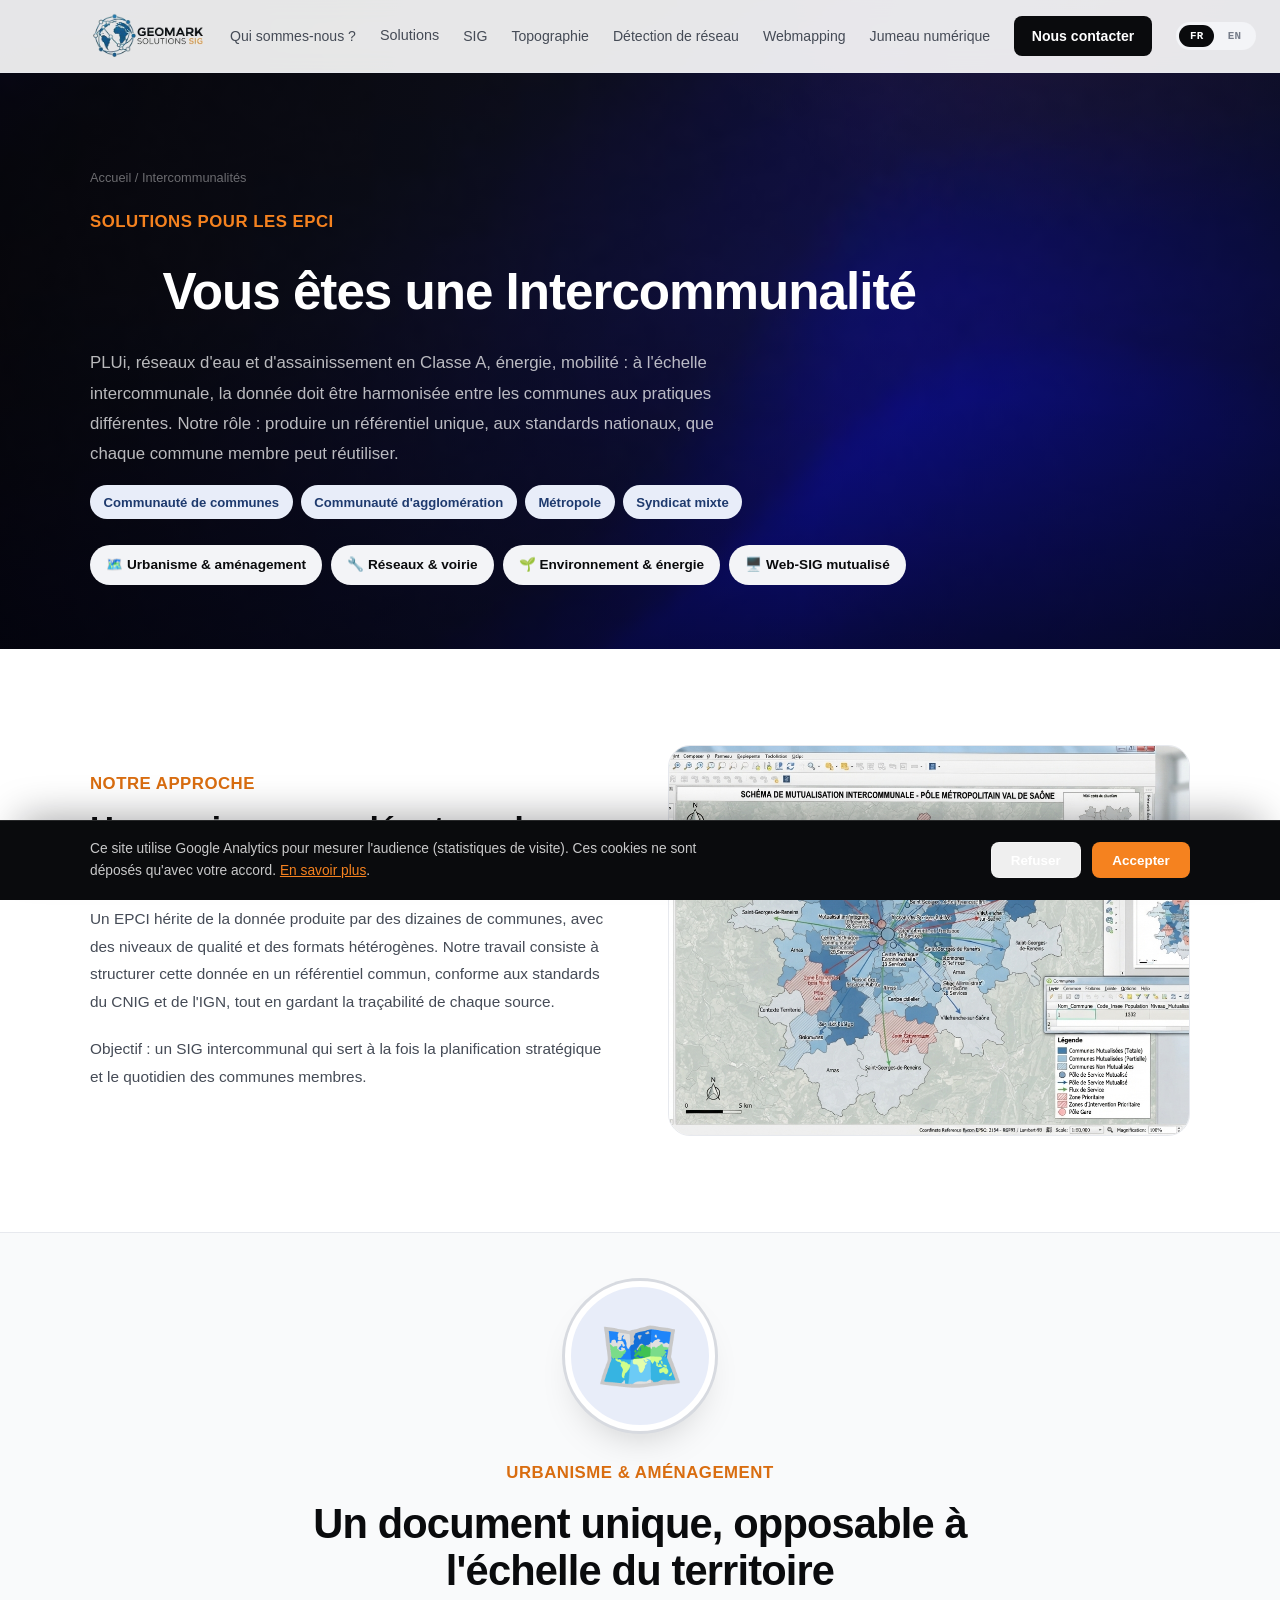
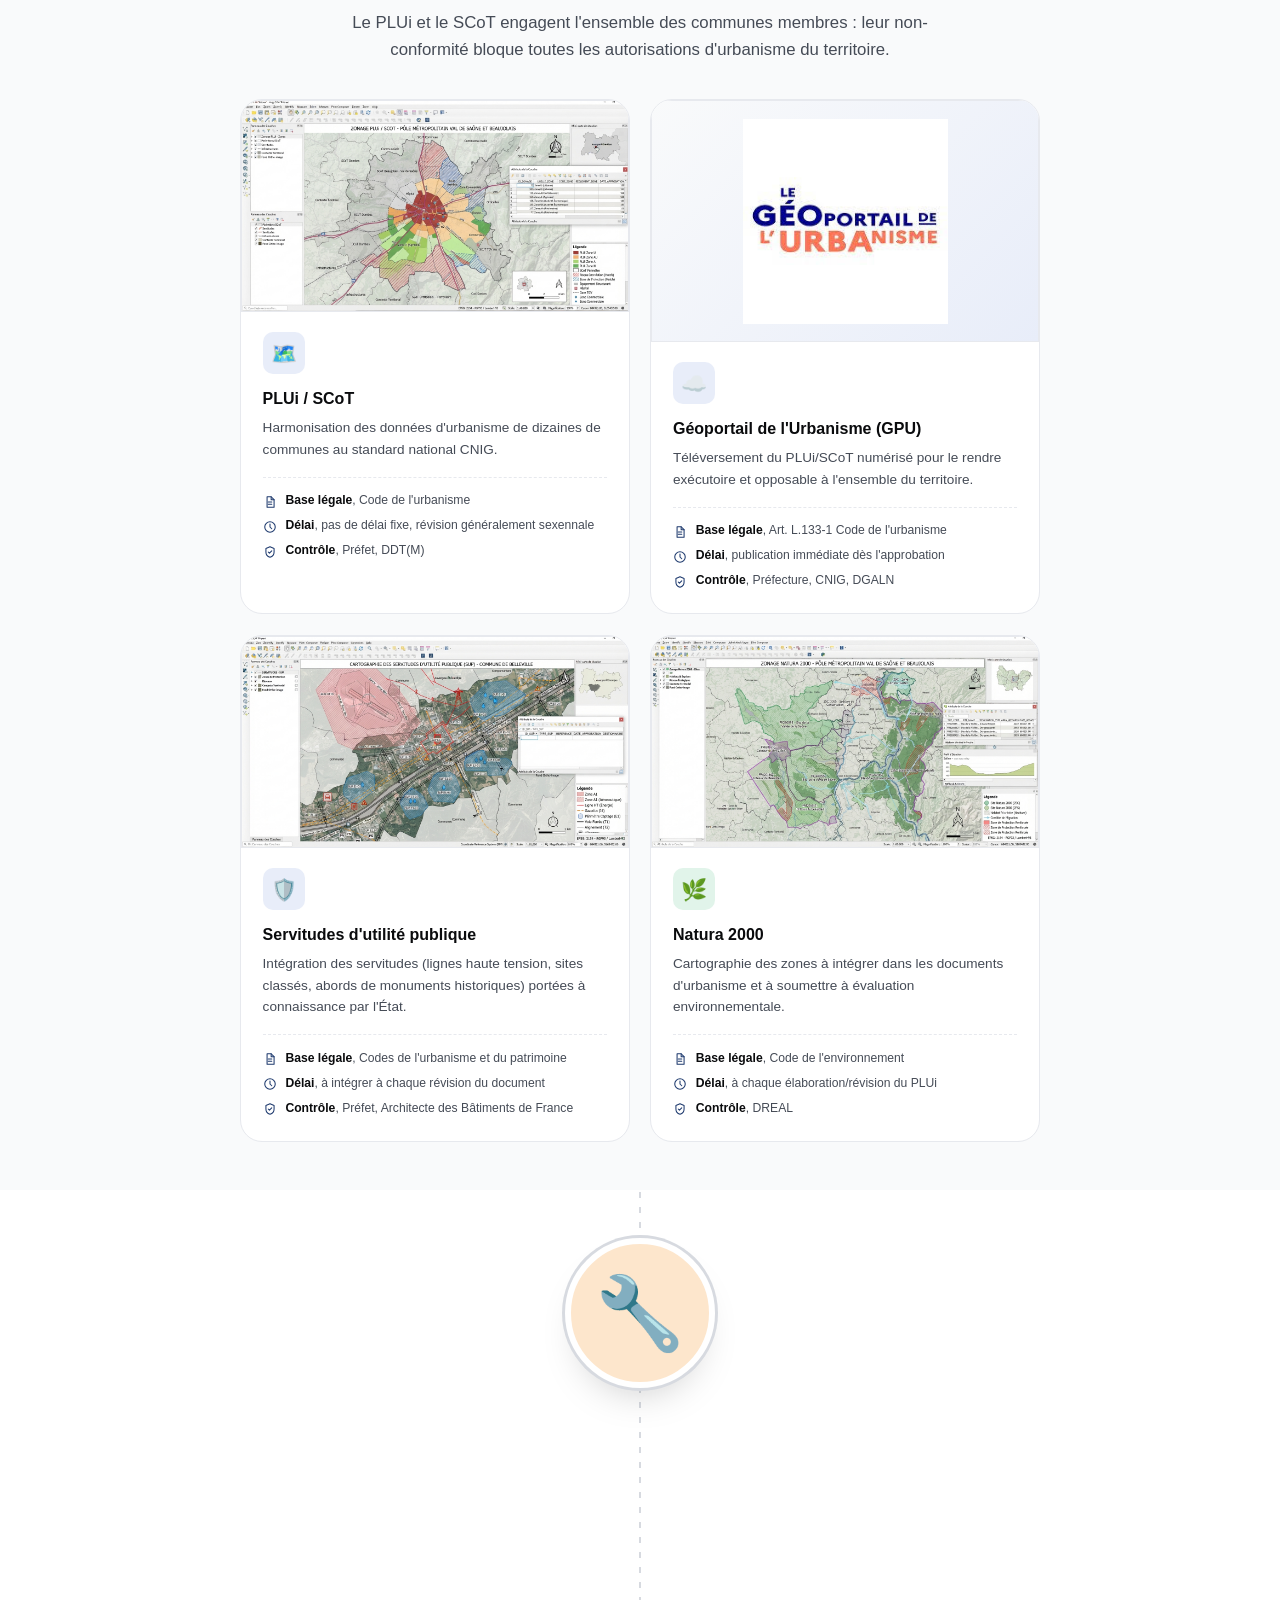
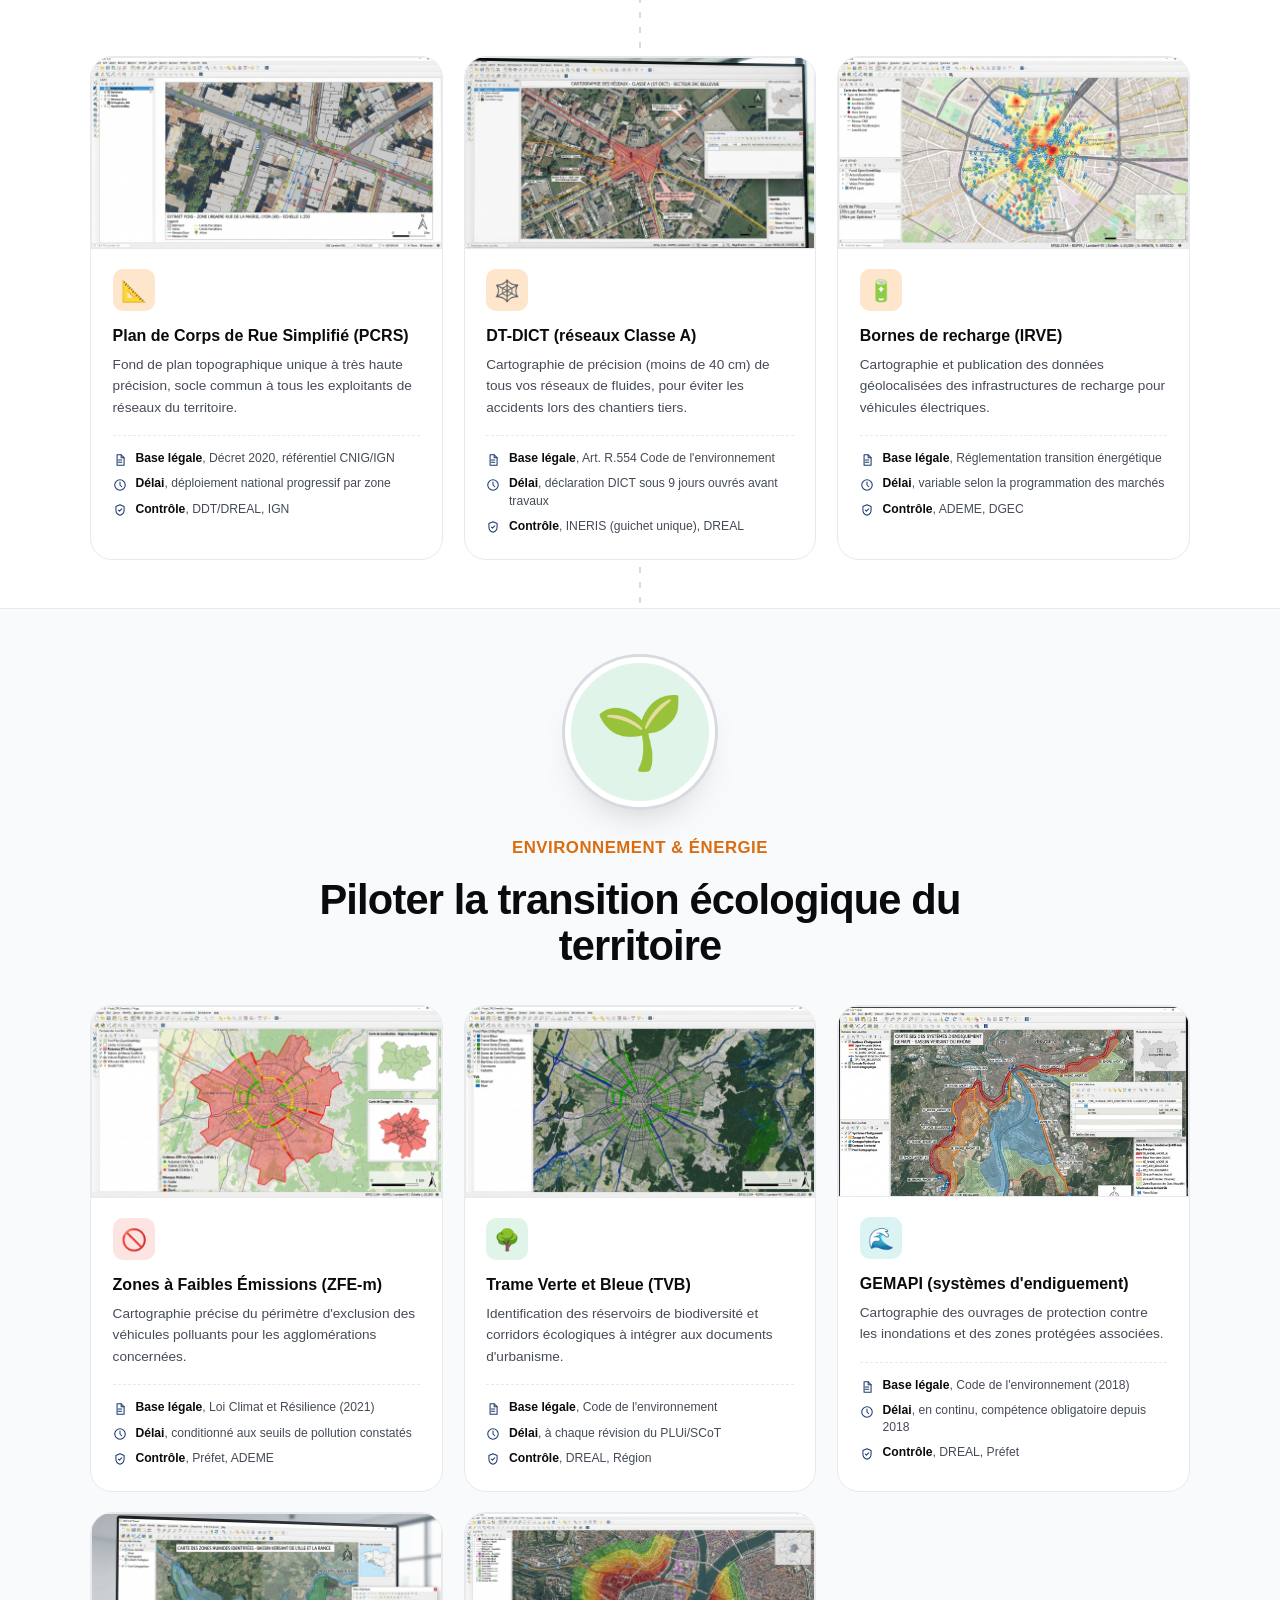
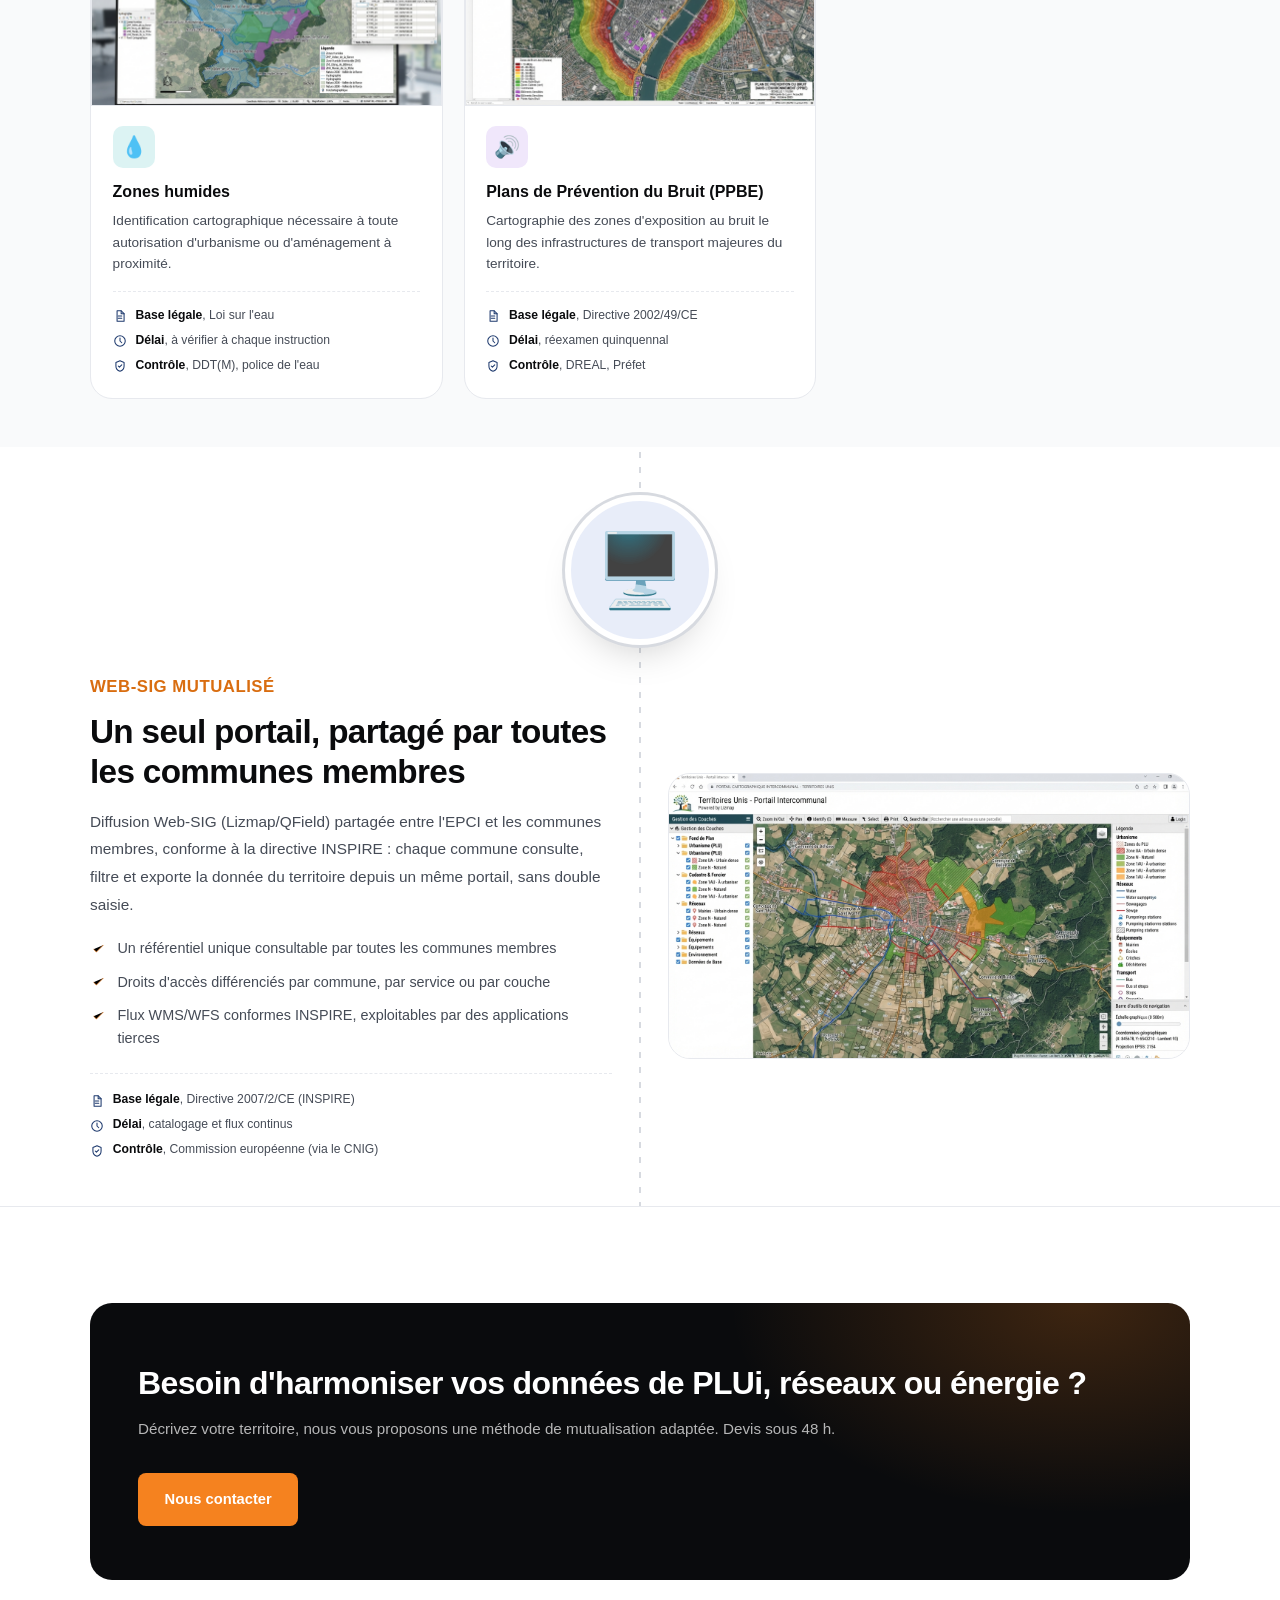
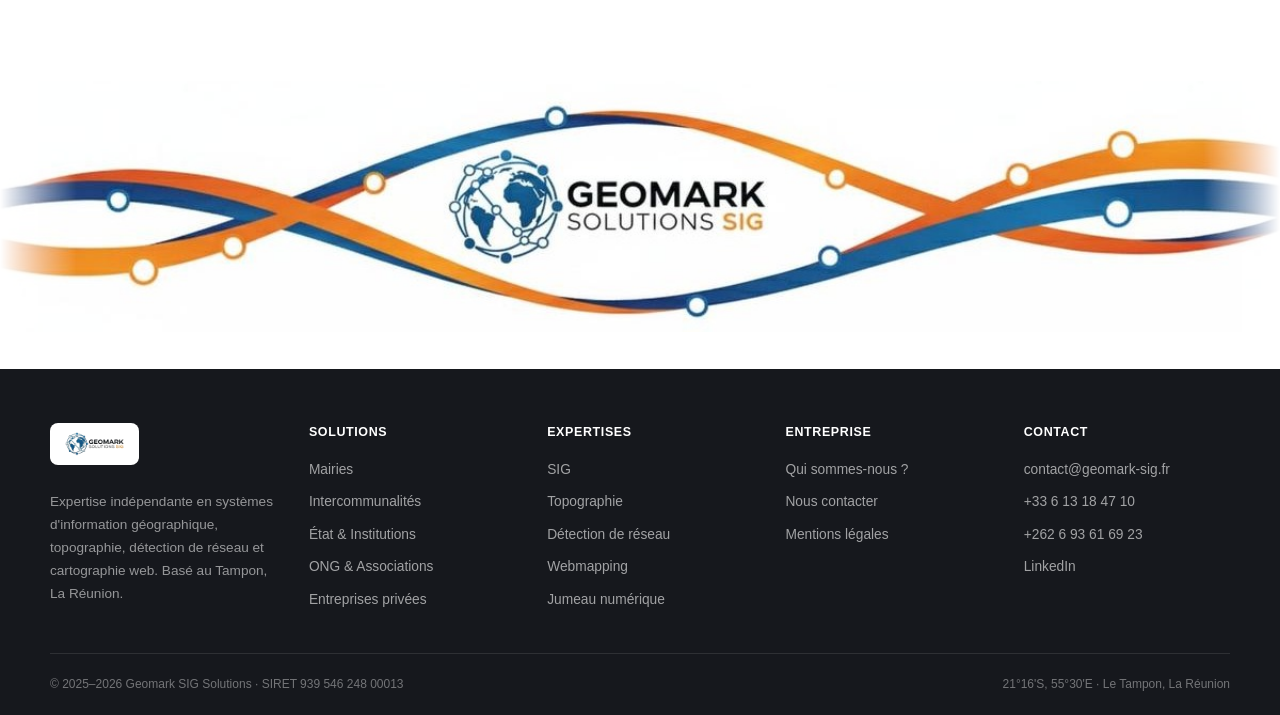
<file: intercommunalite.html>
<!DOCTYPE html>
<html lang="fr">
<head>
<meta charset="UTF-8">
<link rel="icon" type="image/png" href="assets/logo-mark-geomark.png">
<meta name="viewport" content="width=device-width,initial-scale=1.0">
<meta http-equiv="Content-Security-Policy" content="default-src 'self'; script-src 'self' 'unsafe-inline' https://unpkg.com https://www.googletagmanager.com; style-src 'self' 'unsafe-inline' https://fonts.googleapis.com https://unpkg.com; font-src 'self' https://fonts.gstatic.com; img-src 'self' data: https://data.geopf.fr https://unpkg.com https://*.google-analytics.com https://*.googletagmanager.com; media-src 'self'; connect-src 'self' https://api.web3forms.com https://*.google-analytics.com https://*.analytics.google.com https://*.googletagmanager.com; object-src 'none'; base-uri 'self'; form-action 'self' https://api.web3forms.com; frame-src 'none'">
<meta name="referrer" content="strict-origin-when-cross-origin">
<link rel="canonical" href="https://geomark-sig.fr/intercommunalite.html">
<meta property="og:site_name" content="Geomark SIG">
<meta property="og:image" content="https://geomark-sig.fr/assets/images/og-image.png">
<meta name="twitter:card" content="summary_large_image">
<meta name="twitter:image" content="https://geomark-sig.fr/assets/images/og-image.png">
<title>Solutions SIG pour les Intercommunalités · Geomark SIG Solutions</title>
<meta name="description" content="PLUi, SCoT, réseaux Classe A, PCRS, ZFE-m, GEMAPI : les obligations cartographiques des EPCI, communautés de communes, métropoles et syndicats mixtes, et comment Geomark SIG Solutions y répond.">
<link rel="preconnect" href="https://fonts.googleapis.com">
<link rel="preconnect" href="https://fonts.gstatic.com" crossorigin>
<link href="https://fonts.googleapis.com/css2?family=Inter:wght@400;500;600;700;800&family=IBM+Plex+Mono:wght@500;600&family=Space+Grotesk:wght@500;600;700&display=swap" rel="stylesheet">
<link rel="stylesheet" href="assets/style.css">
</head>
<body>

<header class="site-hdr" id="hdr">
  <div class="hdr-in">
    <a class="brand" href="index.html"><img src="assets/images/logo-geomark.png" alt="Geomark SIG Solutions"></a>
    <nav class="nav" id="nav">
      <a href="qui-sommes-nous.html" data-i18n="nav_about">Qui sommes-nous ?</a>
      <div class="nav-item-drop">
        <button class="nav-drop-btn" type="button" data-i18n="nav_solutions">Solutions <svg class="nav-caret" viewBox="0 0 24 24" fill="none" stroke="currentColor" stroke-width="2"><path d="m6 9 6 6 6-6"/></svg></button>
        <div class="nav-drop-menu">
          <a href="mairie.html"><svg viewBox="0 0 24 24" fill="none" stroke-width="1.6"><path d="M3 21h18M4 21V10l8-6 8 6v11M9 21v-6h6v6"/></svg><span data-i18n="nav_sol_mairie">Mairies</span></a>
          <a href="intercommunalite.html" class="active"><svg viewBox="0 0 24 24" fill="none" stroke-width="1.6"><circle cx="12" cy="5" r="2"/><circle cx="5" cy="19" r="2"/><circle cx="19" cy="19" r="2"/><path d="M12 7v4M12 11 6.5 17M12 11l5.5 6"/></svg><span data-i18n="nav_sol_epci">Intercommunalités</span></a>
          <a href="ecosysteme-etat.html"><svg viewBox="0 0 24 24" fill="none" stroke-width="1.6"><path d="M12 3 4 6v6c0 5 3.5 8 8 9 4.5-1 8-4 8-9V6l-8-3Z"/></svg><span data-i18n="nav_sol_etat">État &amp; Institutions</span></a>
          <a href="ong-associations.html"><svg viewBox="0 0 24 24" fill="none" stroke-width="1.6"><path d="M8 11a3 3 0 1 0 0-6 3 3 0 0 0 0 6Z"/><path d="M2 20c0-3 2.5-5.5 6-5.5s6 2.5 6 5.5"/><path d="M16 11a3 3 0 1 0 0-6"/><path d="M14.5 14.5c2.8.3 4.5 2.5 4.5 5.5"/></svg><span data-i18n="nav_sol_ong">ONG &amp; Associations</span></a>
          <a href="prive.html"><svg viewBox="0 0 24 24" fill="none" stroke-width="1.6"><rect x="3" y="8" width="18" height="12" rx="2"/><path d="M8 8V6a2 2 0 0 1 2-2h4a2 2 0 0 1 2 2v2M3 13h18"/></svg><span data-i18n="nav_sol_prive">Entreprises privées</span></a>
        </div>
      </div>
      <a href="sig.html" data-i18n="nav_sig">SIG</a>
      <a href="topographie.html" data-i18n="nav_topo">Topographie</a>
      <a href="detection-reseau.html" data-i18n="nav_detection">Détection de réseau</a>
      <a href="webmapping.html" data-i18n="nav_webmapping">Webmapping</a>
      <a href="jumeau-numerique.html" data-i18n="nav_twin">Jumeau numérique</a>
      <a href="contact.html" class="btn-nav" data-i18n="nav_contact">Nous contacter</a>
    </nav>
    <div class="hdr-right">
      <div class="langsw"><button data-lang="fr" class="active">FR</button><button data-lang="en">EN</button></div>
      <button class="nav-toggle" id="navToggle" aria-label="Menu"><svg viewBox="0 0 24 24" fill="none" stroke="currentColor" stroke-width="1.8" stroke-linecap="round"><path d="M4 6h16M4 12h16M4 18h16"/></svg></button>
    </div>
  </div>
</header>

<section class="phero">
  <div class="wrap">
    <div class="breadcrumb"><a href="index.html" data-i18n="bc_home">Accueil</a> / <span data-i18n="nav_sol_epci">Intercommunalités</span></div>
    <span class="eyebrow" data-i18n="eyebrow">Solutions pour les EPCI</span>
    <h1 data-i18n="h1"><span class="h1-ico"><video autoplay loop muted playsinline><source src="assets/videos/succes-collectif.mp4" type="video/mp4"></video></span>Vous êtes une Intercommunalité</h1>
    <p class="lead" data-i18n="lead">PLUi, réseaux d'eau et d'assainissement en Classe A, énergie, mobilité : à l'échelle intercommunale, la donnée doit être harmonisée entre les communes aux pratiques différentes. Notre rôle : produire un référentiel unique, aux standards nationaux, que chaque commune membre peut réutiliser.</p>
    <div class="chiprow">
      <span class="chip" data-i18n="class1">Communauté de communes</span>
      <span class="chip" data-i18n="class2">Communauté d'agglomération</span>
      <span class="chip" data-i18n="class3">Métropole</span>
      <span class="chip" data-i18n="class4">Syndicat mixte</span>
    </div>
    <div class="jumprow">
      <a href="#urbanisme" data-i18n="jump1">🗺️ Urbanisme &amp; aménagement</a>
      <a href="#reseaux" data-i18n="jump2">🔧 Réseaux &amp; voirie</a>
      <a href="#environnement" data-i18n="jump3">🌱 Environnement &amp; énergie</a>
      <a href="#websig" data-i18n="jump4">🖥️ Web-SIG mutualisé</a>
    </div>
  </div>
</section>

<section class="sec">
  <div class="wrap">
    <div class="split reveal">
      <div class="split-txt">
        <span class="eyebrow" data-i18n="intro_eyebrow">Notre approche</span>
        <h2 data-i18n="intro_h2">Harmoniser sans dénaturer les données de chaque commune</h2>
        <p data-i18n="intro_p1">Un EPCI hérite de la donnée produite par des dizaines de communes, avec des niveaux de qualité et des formats hétérogènes. Notre travail consiste à structurer cette donnée en un référentiel commun, conforme aux standards du CNIG et de l'IGN, tout en gardant la traçabilité de chaque source.</p>
        <p data-i18n="intro_p2">Objectif : un SIG intercommunal qui sert à la fois la planification stratégique et le quotidien des communes membres.</p>
      </div>
      <div class="split-media"><div class="ph-img r4-3"><img src="assets/images/mutualisation.png" alt="Schéma de mutualisation intercommunale, Geomark SIG Solutions"></div></div>
      </div>
  </div>
</section>

<div class="thread">

  <!-- Thème 01, Urbanisme & aménagement -->
  <section class="theme-block sec-line sec-gray" id="urbanisme">
    <div class="wrap">
      <div class="theme-node ico-blue">🗺️</div>
      <div class="theme-head reveal">
        <span class="eyebrow" data-i18n="t1_eyebrow">Urbanisme &amp; aménagement</span>
        <h2 class="htitle" data-i18n="t1_h2">Un document unique, opposable à l'échelle du territoire</h2>
        <p class="hsub center" data-i18n="t1_sub">Le PLUi et le SCoT engagent l'ensemble des communes membres : leur non-conformité bloque toutes les autorisations d'urbanisme du territoire.</p>
      </div>
      <div class="obl-grid c2 reveal">

        <div class="obl-card">
          <div class="ph-img auto obl-shot"><img src="assets/images/PLUi.png" alt="Zonage PLUi / SCoT, Geomark SIG Solutions"></div>
          <div class="obl-body">
            <div class="obl-ico ico-blue emoji-ico">🗺️</div>
            <h4 data-i18n="o1_1_t">PLUi / SCoT</h4>
            <p data-i18n="o1_1_d">Harmonisation des données d'urbanisme de dizaines de communes au standard national CNIG.</p>
            <div class="obl-meta">
              <div class="m"><svg viewBox="0 0 24 24"><path d="M7 3h7l5 5v13H7z"/><path d="M14 3v5h5M9 12h6M9 16h6"/></svg><span data-i18n="o1_1_legale"><b>Base légale</b>, Code de l'urbanisme</span></div>
              <div class="m"><svg viewBox="0 0 24 24"><circle cx="12" cy="12" r="9"/><path d="M12 7v5l3 3"/></svg><span data-i18n="o1_1_delai"><b>Délai</b>, pas de délai fixe, révision généralement sexennale</span></div>
              <div class="m"><svg viewBox="0 0 24 24"><path d="M12 3 5 6v6c0 5 3 8 7 9 4-1 7-4 7-9V6l-7-3Z"/><path d="m9 12 2 2 4-4"/></svg><span data-i18n="o1_1_ctrl"><b>Contrôle</b>, Préfet, DDT(M)</span></div>
            </div>
          </div>
        </div>

        <div class="obl-card">
          <div class="ph-img contain obl-shot"><img src="assets/images/geoportail-urbanisme.jpg" alt="Géoportail de l'Urbanisme, Geomark SIG Solutions"></div>
          <div class="obl-body">
            <div class="obl-ico ico-blue emoji-ico">☁️</div>
            <h4 data-i18n="o1_2_t">Géoportail de l'Urbanisme (GPU)</h4>
            <p data-i18n="o1_2_d">Téléversement du PLUi/SCoT numérisé pour le rendre exécutoire et opposable à l'ensemble du territoire.</p>
            <div class="obl-meta">
              <div class="m"><svg viewBox="0 0 24 24"><path d="M7 3h7l5 5v13H7z"/><path d="M14 3v5h5M9 12h6M9 16h6"/></svg><span data-i18n="o1_2_legale"><b>Base légale</b>, Art. L.133-1 Code de l'urbanisme</span></div>
              <div class="m"><svg viewBox="0 0 24 24"><circle cx="12" cy="12" r="9"/><path d="M12 7v5l3 3"/></svg><span data-i18n="o1_2_delai"><b>Délai</b>, publication immédiate dès l'approbation</span></div>
              <div class="m"><svg viewBox="0 0 24 24"><path d="M12 3 5 6v6c0 5 3 8 7 9 4-1 7-4 7-9V6l-7-3Z"/><path d="m9 12 2 2 4-4"/></svg><span data-i18n="o1_2_ctrl"><b>Contrôle</b>, Préfecture, CNIG, DGALN</span></div>
            </div>
          </div>
        </div>

        <div class="obl-card">
          <div class="ph-img auto obl-shot"><img src="assets/images/servitude.png" alt="Servitudes d'utilité publique, Geomark SIG Solutions"></div>
          <div class="obl-body">
            <div class="obl-ico ico-blue emoji-ico">🛡️</div>
            <h4 data-i18n="o1_3_t">Servitudes d'utilité publique</h4>
            <p data-i18n="o1_3_d">Intégration des servitudes (lignes haute tension, sites classés, abords de monuments historiques) portées à connaissance par l'État.</p>
            <div class="obl-meta">
              <div class="m"><svg viewBox="0 0 24 24"><path d="M7 3h7l5 5v13H7z"/><path d="M14 3v5h5M9 12h6M9 16h6"/></svg><span data-i18n="o1_3_legale"><b>Base légale</b>, Codes de l'urbanisme et du patrimoine</span></div>
              <div class="m"><svg viewBox="0 0 24 24"><circle cx="12" cy="12" r="9"/><path d="M12 7v5l3 3"/></svg><span data-i18n="o1_3_delai"><b>Délai</b>, à intégrer à chaque révision du document</span></div>
              <div class="m"><svg viewBox="0 0 24 24"><path d="M12 3 5 6v6c0 5 3 8 7 9 4-1 7-4 7-9V6l-7-3Z"/><path d="m9 12 2 2 4-4"/></svg><span data-i18n="o1_3_ctrl"><b>Contrôle</b>, Préfet, Architecte des Bâtiments de France</span></div>
            </div>
          </div>
        </div>

        <div class="obl-card">
          <div class="ph-img auto obl-shot"><img src="assets/images/natura2000.png" alt="Zonage Natura 2000, Geomark SIG Solutions"></div>
          <div class="obl-body">
            <div class="obl-ico ico-green emoji-ico">🌿</div>
            <h4 data-i18n="o1_4_t">Natura 2000</h4>
            <p data-i18n="o1_4_d">Cartographie des zones à intégrer dans les documents d'urbanisme et à soumettre à évaluation environnementale.</p>
            <div class="obl-meta">
              <div class="m"><svg viewBox="0 0 24 24"><path d="M7 3h7l5 5v13H7z"/><path d="M14 3v5h5M9 12h6M9 16h6"/></svg><span data-i18n="o1_4_legale"><b>Base légale</b>, Code de l'environnement</span></div>
              <div class="m"><svg viewBox="0 0 24 24"><circle cx="12" cy="12" r="9"/><path d="M12 7v5l3 3"/></svg><span data-i18n="o1_4_delai"><b>Délai</b>, à chaque élaboration/révision du PLUi</span></div>
              <div class="m"><svg viewBox="0 0 24 24"><path d="M12 3 5 6v6c0 5 3 8 7 9 4-1 7-4 7-9V6l-7-3Z"/><path d="m9 12 2 2 4-4"/></svg><span data-i18n="o1_4_ctrl"><b>Contrôle</b>, DREAL</span></div>
            </div>
          </div>
        </div>

      </div>
    </div>
  </section>

  <!-- Thème 02, Réseaux & voirie -->
  <section class="theme-block" id="reseaux">
    <div class="wrap">
      <div class="theme-node ico-orange">🔧</div>
      <div class="theme-head reveal">
        <span class="eyebrow" data-i18n="t2_eyebrow">Réseaux &amp; voirie</span>
        <h2 class="htitle" data-i18n="t2_h2">Un socle topographique commun à tous les exploitants</h2>
        <p class="hsub center" data-i18n="t2_sub">La réforme anti-endommagement impose une précision cartographique que seul un relevé de terrain rigoureux peut garantir.</p>
      </div>
      <div class="obl-grid reveal">

        <div class="obl-card">
          <div class="ph-img auto obl-shot"><img src="assets/images/fond-plan-pcrs.png" alt="Plan de Corps de Rue Simplifié, Geomark SIG Solutions"></div>
          <div class="obl-body">
            <div class="obl-ico ico-orange emoji-ico">📐</div>
            <h4 data-i18n="o2_1_t">Plan de Corps de Rue Simplifié (PCRS)</h4>
            <p data-i18n="o2_1_d">Fond de plan topographique unique à très haute précision, socle commun à tous les exploitants de réseaux du territoire.</p>
            <div class="obl-meta">
              <div class="m"><svg viewBox="0 0 24 24"><path d="M7 3h7l5 5v13H7z"/><path d="M14 3v5h5M9 12h6M9 16h6"/></svg><span data-i18n="o2_1_legale"><b>Base légale</b>, Décret 2020, référentiel CNIG/IGN</span></div>
              <div class="m"><svg viewBox="0 0 24 24"><circle cx="12" cy="12" r="9"/><path d="M12 7v5l3 3"/></svg><span data-i18n="o2_1_delai"><b>Délai</b>, déploiement national progressif par zone</span></div>
              <div class="m"><svg viewBox="0 0 24 24"><path d="M12 3 5 6v6c0 5 3 8 7 9 4-1 7-4 7-9V6l-7-3Z"/><path d="m9 12 2 2 4-4"/></svg><span data-i18n="o2_1_ctrl"><b>Contrôle</b>, DDT/DREAL, IGN</span></div>
            </div>
          </div>
        </div>

        <div class="obl-card">
          <div class="ph-img auto obl-shot"><img src="assets/images/DICT.png" alt="Cartographie réseaux Classe A DT-DICT, Geomark SIG Solutions"></div>
          <div class="obl-body">
            <div class="obl-ico ico-orange emoji-ico">🕸️</div>
            <h4 data-i18n="o2_2_t">DT-DICT (réseaux Classe A)</h4>
            <p data-i18n="o2_2_d">Cartographie de précision (moins de 40 cm) de tous vos réseaux de fluides, pour éviter les accidents lors des chantiers tiers.</p>
            <div class="obl-meta">
              <div class="m"><svg viewBox="0 0 24 24"><path d="M7 3h7l5 5v13H7z"/><path d="M14 3v5h5M9 12h6M9 16h6"/></svg><span data-i18n="o2_2_legale"><b>Base légale</b>, Art. R.554 Code de l'environnement</span></div>
              <div class="m"><svg viewBox="0 0 24 24"><circle cx="12" cy="12" r="9"/><path d="M12 7v5l3 3"/></svg><span data-i18n="o2_2_delai"><b>Délai</b>, déclaration DICT sous 9 jours ouvrés avant travaux</span></div>
              <div class="m"><svg viewBox="0 0 24 24"><path d="M12 3 5 6v6c0 5 3 8 7 9 4-1 7-4 7-9V6l-7-3Z"/><path d="m9 12 2 2 4-4"/></svg><span data-i18n="o2_2_ctrl"><b>Contrôle</b>, INERIS (guichet unique), DREAL</span></div>
            </div>
          </div>
        </div>

        <div class="obl-card">
          <div class="ph-img auto obl-shot"><img src="assets/images/irve.png" alt="Bornes de recharge IRVE, Geomark SIG Solutions"></div>
          <div class="obl-body">
            <div class="obl-ico ico-orange emoji-ico">🔋</div>
            <h4 data-i18n="o2_3_t">Bornes de recharge (IRVE)</h4>
            <p data-i18n="o2_3_d">Cartographie et publication des données géolocalisées des infrastructures de recharge pour véhicules électriques.</p>
            <div class="obl-meta">
              <div class="m"><svg viewBox="0 0 24 24"><path d="M7 3h7l5 5v13H7z"/><path d="M14 3v5h5M9 12h6M9 16h6"/></svg><span data-i18n="o2_3_legale"><b>Base légale</b>, Réglementation transition énergétique</span></div>
              <div class="m"><svg viewBox="0 0 24 24"><circle cx="12" cy="12" r="9"/><path d="M12 7v5l3 3"/></svg><span data-i18n="o2_3_delai"><b>Délai</b>, variable selon la programmation des marchés</span></div>
              <div class="m"><svg viewBox="0 0 24 24"><path d="M12 3 5 6v6c0 5 3 8 7 9 4-1 7-4 7-9V6l-7-3Z"/><path d="m9 12 2 2 4-4"/></svg><span data-i18n="o2_3_ctrl"><b>Contrôle</b>, ADEME, DGEC</span></div>
            </div>
          </div>
        </div>

      </div>
    </div>
  </section>

  <!-- Thème 03, Environnement & énergie -->
  <section class="theme-block sec-line sec-gray" id="environnement">
    <div class="wrap">
      <div class="theme-node ico-green">🌱</div>
      <div class="theme-head reveal">
        <span class="eyebrow" data-i18n="t3_eyebrow">Environnement &amp; énergie</span>
        <h2 class="htitle" data-i18n="t3_h2">Piloter la transition écologique du territoire</h2>
      </div>
      <div class="obl-grid c3 reveal">

        <div class="obl-card">
          <div class="ph-img auto obl-shot"><img src="assets/images/zfe.png" alt="Zones à Faibles Émissions ZFE-m, Geomark SIG Solutions"></div>
          <div class="obl-body">
            <div class="obl-ico ico-red emoji-ico">🚫</div>
            <h4 data-i18n="o3_1_t">Zones à Faibles Émissions (ZFE-m)</h4>
            <p data-i18n="o3_1_d">Cartographie précise du périmètre d'exclusion des véhicules polluants pour les agglomérations concernées.</p>
            <div class="obl-meta">
              <div class="m"><svg viewBox="0 0 24 24"><path d="M7 3h7l5 5v13H7z"/><path d="M14 3v5h5M9 12h6M9 16h6"/></svg><span data-i18n="o3_1_legale"><b>Base légale</b>, Loi Climat et Résilience (2021)</span></div>
              <div class="m"><svg viewBox="0 0 24 24"><circle cx="12" cy="12" r="9"/><path d="M12 7v5l3 3"/></svg><span data-i18n="o3_1_delai"><b>Délai</b>, conditionné aux seuils de pollution constatés</span></div>
              <div class="m"><svg viewBox="0 0 24 24"><path d="M12 3 5 6v6c0 5 3 8 7 9 4-1 7-4 7-9V6l-7-3Z"/><path d="m9 12 2 2 4-4"/></svg><span data-i18n="o3_1_ctrl"><b>Contrôle</b>, Préfet, ADEME</span></div>
            </div>
          </div>
        </div>

        <div class="obl-card">
          <div class="ph-img auto obl-shot"><img src="assets/images/trame_verte.png" alt="Trame Verte et Bleue, Geomark SIG Solutions"></div>
          <div class="obl-body">
            <div class="obl-ico ico-green emoji-ico">🌳</div>
            <h4 data-i18n="o3_2_t">Trame Verte et Bleue (TVB)</h4>
            <p data-i18n="o3_2_d">Identification des réservoirs de biodiversité et corridors écologiques à intégrer aux documents d'urbanisme.</p>
            <div class="obl-meta">
              <div class="m"><svg viewBox="0 0 24 24"><path d="M7 3h7l5 5v13H7z"/><path d="M14 3v5h5M9 12h6M9 16h6"/></svg><span data-i18n="o3_2_legale"><b>Base légale</b>, Code de l'environnement</span></div>
              <div class="m"><svg viewBox="0 0 24 24"><circle cx="12" cy="12" r="9"/><path d="M12 7v5l3 3"/></svg><span data-i18n="o3_2_delai"><b>Délai</b>, à chaque révision du PLUi/SCoT</span></div>
              <div class="m"><svg viewBox="0 0 24 24"><path d="M12 3 5 6v6c0 5 3 8 7 9 4-1 7-4 7-9V6l-7-3Z"/><path d="m9 12 2 2 4-4"/></svg><span data-i18n="o3_2_ctrl"><b>Contrôle</b>, DREAL, Région</span></div>
            </div>
          </div>
        </div>

        <div class="obl-card">
          <div class="ph-img auto obl-shot" style="aspect-ratio:1.833;"><img src="assets/images/gemapi.png" alt="Systèmes d'endiguement GEMAPI, Geomark SIG Solutions" style="object-fit:cover;"></div>
          <div class="obl-body">
            <div class="obl-ico ico-teal emoji-ico">🌊</div>
            <h4 data-i18n="o3_3_t">GEMAPI (systèmes d'endiguement)</h4>
            <p data-i18n="o3_3_d">Cartographie des ouvrages de protection contre les inondations et des zones protégées associées.</p>
            <div class="obl-meta">
              <div class="m"><svg viewBox="0 0 24 24"><path d="M7 3h7l5 5v13H7z"/><path d="M14 3v5h5M9 12h6M9 16h6"/></svg><span data-i18n="o3_3_legale"><b>Base légale</b>, Code de l'environnement (2018)</span></div>
              <div class="m"><svg viewBox="0 0 24 24"><circle cx="12" cy="12" r="9"/><path d="M12 7v5l3 3"/></svg><span data-i18n="o3_3_delai"><b>Délai</b>, en continu, compétence obligatoire depuis 2018</span></div>
              <div class="m"><svg viewBox="0 0 24 24"><path d="M12 3 5 6v6c0 5 3 8 7 9 4-1 7-4 7-9V6l-7-3Z"/><path d="m9 12 2 2 4-4"/></svg><span data-i18n="o3_3_ctrl"><b>Contrôle</b>, DREAL, Préfet</span></div>
            </div>
          </div>
        </div>

        <div class="obl-card">
          <div class="ph-img auto obl-shot"><img src="assets/images/humide.png" alt="Zones humides identifiées, Geomark SIG Solutions"></div>
          <div class="obl-body">
            <div class="obl-ico ico-teal emoji-ico">💧</div>
            <h4 data-i18n="o3_4_t">Zones humides</h4>
            <p data-i18n="o3_4_d">Identification cartographique nécessaire à toute autorisation d'urbanisme ou d'aménagement à proximité.</p>
            <div class="obl-meta">
              <div class="m"><svg viewBox="0 0 24 24"><path d="M7 3h7l5 5v13H7z"/><path d="M14 3v5h5M9 12h6M9 16h6"/></svg><span data-i18n="o3_4_legale"><b>Base légale</b>, Loi sur l'eau</span></div>
              <div class="m"><svg viewBox="0 0 24 24"><circle cx="12" cy="12" r="9"/><path d="M12 7v5l3 3"/></svg><span data-i18n="o3_4_delai"><b>Délai</b>, à vérifier à chaque instruction</span></div>
              <div class="m"><svg viewBox="0 0 24 24"><path d="M12 3 5 6v6c0 5 3 8 7 9 4-1 7-4 7-9V6l-7-3Z"/><path d="m9 12 2 2 4-4"/></svg><span data-i18n="o3_4_ctrl"><b>Contrôle</b>, DDT(M), police de l'eau</span></div>
            </div>
          </div>
        </div>

        <div class="obl-card">
          <div class="ph-img auto obl-shot"><img src="assets/images/bruit.png" alt="Plans de Prévention du Bruit PPBE, Geomark SIG Solutions"></div>
          <div class="obl-body">
            <div class="obl-ico ico-purple emoji-ico">🔊</div>
            <h4 data-i18n="o3_5_t">Plans de Prévention du Bruit (PPBE)</h4>
            <p data-i18n="o3_5_d">Cartographie des zones d'exposition au bruit le long des infrastructures de transport majeures du territoire.</p>
            <div class="obl-meta">
              <div class="m"><svg viewBox="0 0 24 24"><path d="M7 3h7l5 5v13H7z"/><path d="M14 3v5h5M9 12h6M9 16h6"/></svg><span data-i18n="o3_5_legale"><b>Base légale</b>, Directive 2002/49/CE</span></div>
              <div class="m"><svg viewBox="0 0 24 24"><circle cx="12" cy="12" r="9"/><path d="M12 7v5l3 3"/></svg><span data-i18n="o3_5_delai"><b>Délai</b>, réexamen quinquennal</span></div>
              <div class="m"><svg viewBox="0 0 24 24"><path d="M12 3 5 6v6c0 5 3 8 7 9 4-1 7-4 7-9V6l-7-3Z"/><path d="m9 12 2 2 4-4"/></svg><span data-i18n="o3_5_ctrl"><b>Contrôle</b>, DREAL, Préfet</span></div>
            </div>
          </div>
        </div>

      </div>
    </div>
  </section>

  <!-- Thème 04, Web-SIG mutualisé -->
  <section class="theme-block" id="websig">
    <div class="wrap">
      <div class="theme-node ico-blue">🖥️</div>
      <div class="split reveal">
        <div class="split-txt">
          <span class="eyebrow" data-i18n="t4_eyebrow">Web-SIG mutualisé</span>
          <h2 data-i18n="t4_h2">Un seul portail, partagé par toutes les communes membres</h2>
          <p data-i18n="o4_1_d">Diffusion Web-SIG (Lizmap/QField) partagée entre l'EPCI et les communes membres, conforme à la directive INSPIRE : chaque commune consulte, filtre et exporte la donnée du territoire depuis un même portail, sans double saisie.</p>
          <ul class="split-list">
            <li><svg viewBox="0 0 24 24"><path d="m5 13 4 4L19 7"/></svg><span data-i18n="ws_li1">Un référentiel unique consultable par toutes les communes membres</span></li>
            <li><svg viewBox="0 0 24 24"><path d="m5 13 4 4L19 7"/></svg><span data-i18n="ws_li2">Droits d'accès différenciés par commune, par service ou par couche</span></li>
            <li><svg viewBox="0 0 24 24"><path d="m5 13 4 4L19 7"/></svg><span data-i18n="ws_li3">Flux WMS/WFS conformes INSPIRE, exploitables par des applications tierces</span></li>
          </ul>
          <div class="obl-meta" style="margin-top:1.4rem;border-top:1px dashed var(--line);padding-top:1.1rem;">
            <div class="m"><svg viewBox="0 0 24 24"><path d="M7 3h7l5 5v13H7z"/><path d="M14 3v5h5M9 12h6M9 16h6"/></svg><span data-i18n="o4_1_legale"><b>Base légale</b>, Directive 2007/2/CE (INSPIRE)</span></div>
            <div class="m"><svg viewBox="0 0 24 24"><circle cx="12" cy="12" r="9"/><path d="M12 7v5l3 3"/></svg><span data-i18n="o4_1_delai"><b>Délai</b>, catalogage et flux continus</span></div>
            <div class="m"><svg viewBox="0 0 24 24"><path d="M12 3 5 6v6c0 5 3 8 7 9 4-1 7-4 7-9V6l-7-3Z"/><path d="m9 12 2 2 4-4"/></svg><span data-i18n="o4_1_ctrl"><b>Contrôle</b>, Commission européenne (via le CNIG)</span></div>
          </div>
        </div>
        <div class="split-media"><div class="ph-img auto"><img src="assets/images/lizmap_inter.png" alt="Portail Lizmap intercommunal, Geomark SIG Solutions"></div></div>
      </div>
    </div>
  </section>

</div>

<section class="sec sec-line">
  <div class="wrap">
    <div class="ctaband reveal">
      <div class="ctaband-tx">
        <h2 data-i18n="cta_title">Besoin d'harmoniser vos données de PLUi, réseaux ou énergie ?</h2>
        <p data-i18n="cta_sub">Décrivez votre territoire, nous vous proposons une méthode de mutualisation adaptée. Devis sous 48 h.</p>
      </div>
      <div class="ctaband-btns">
        <a href="contact.html" class="btn btn-orange" data-i18n="cta_btn">Nous contacter</a>
      </div>
    </div>
  </div>
</section>

<section class="ribbon-band">
  <img class="ribbon-img" src="assets/images/ribbon-band.jpg" alt="Geomark SIG Solutions">
</section>

<footer class="ftr">
  <div class="wrap ftr-in">
    <div>
      <div class="ftr-brand"><img src="assets/images/logo-geomark.png" alt="Geomark"></div>
      <p class="ftr-desc" data-i18n="ftr_desc">Expertise indépendante en systèmes d'information géographique, topographie, détection de réseau et cartographie web. Basé au Tampon, La Réunion.</p>
    </div>
    <div class="ftr-col">
      <div class="ftr-h" data-i18n="ftr_h_solutions">Solutions</div>
      <a href="mairie.html" data-i18n="nav_sol_mairie">Mairies</a>
      <a href="intercommunalite.html" data-i18n="nav_sol_epci">Intercommunalités</a>
      <a href="ecosysteme-etat.html" data-i18n="nav_sol_etat">État &amp; Institutions</a>
      <a href="ong-associations.html" data-i18n="nav_sol_ong">ONG &amp; Associations</a>
      <a href="prive.html" data-i18n="nav_sol_prive">Entreprises privées</a>
    </div>
    <div class="ftr-col">
      <div class="ftr-h" data-i18n="ftr_h_expertise">Expertises</div>
      <a href="sig.html" data-i18n="nav_sig">SIG</a>
      <a href="topographie.html" data-i18n="nav_topo">Topographie</a>
      <a href="detection-reseau.html" data-i18n="nav_detection">Détection de réseau</a>
      <a href="webmapping.html" data-i18n="nav_webmapping">Webmapping</a>
      <a href="jumeau-numerique.html" data-i18n="nav_twin">Jumeau numérique</a>
    </div>
    <div class="ftr-col">
      <div class="ftr-h" data-i18n="ftr_h_company">Entreprise</div>
      <a href="qui-sommes-nous.html" data-i18n="nav_about">Qui sommes-nous ?</a>
      <a href="contact.html" data-i18n="nav_contact">Nous contacter</a>
      <a href="mentions-legales.html" data-i18n="nav_legal">Mentions légales</a>
    </div>
    <div class="ftr-col">
      <div class="ftr-h" data-i18n="ftr_h_contact">Contact</div>
      <a href="mailto:contact@geomark-sig.fr">contact@geomark-sig.fr</a>
      <a href="tel:+33613184710">+33 6 13 18 47 10</a>
      <a href="tel:+262693616923">+262 6 93 61 69 23</a>
      <a href="https://www.linkedin.com/company/geomark-sig/" target="_blank">LinkedIn</a>
    </div>
  </div>
  <div class="wrap ftr-bottom">
    <span data-i18n="ftr_copy">© 2025–2026 Geomark SIG Solutions · SIRET 939 546 248 00013</span>
    <span>21°16'S, 55°30'E · Le Tampon, La Réunion</span>
  </div>
</footer>

<script>
window.I18N = {
  fr: {
    nav_about:"Qui sommes-nous ?", nav_solutions:"Solutions", nav_sol_mairie:"Mairies", nav_sol_epci:"Intercommunalités", nav_sol_etat:"État &amp; Institutions", nav_sol_ong:"ONG &amp; Associations", nav_sol_prive:"Entreprises privées",
    nav_sig:"SIG", nav_topo:"Topographie", nav_detection:"Détection de réseau", nav_webmapping:"Webmapping", nav_twin:"Jumeau numérique", nav_contact:"Nous contacter", nav_legal:"Mentions légales",
    bc_home:"Accueil", eyebrow:"Solutions pour les EPCI",
    h1:'<span class="h1-ico"><video autoplay loop muted playsinline><source src="assets/videos/succes-collectif.mp4" type="video/mp4"></video></span>Vous êtes une Intercommunalité',
    lead:"PLUi, réseaux d'eau et d'assainissement en Classe A, énergie, mobilité : à l'échelle intercommunale, la donnée doit être harmonisée entre les communes aux pratiques différentes. Notre rôle : produire un référentiel unique, aux standards nationaux, que chaque commune membre peut réutiliser.",
    class1:"Communauté de communes", class2:"Communauté d'agglomération", class3:"Métropole", class4:"Syndicat mixte",
    jump1:"🗺️ Urbanisme &amp; aménagement", jump2:"🔧 Réseaux &amp; voirie", jump3:"🌱 Environnement &amp; énergie", jump4:"🖥️ Web-SIG mutualisé",
    intro_eyebrow:"Notre approche", intro_h2:"Harmoniser sans dénaturer les données de chaque commune",
    intro_p1:"Un EPCI hérite de la donnée produite par des dizaines de communes, avec des niveaux de qualité et des formats hétérogènes. Notre travail consiste à structurer cette donnée en un référentiel commun, conforme aux standards du CNIG et de l'IGN, tout en gardant la traçabilité de chaque source.",
    intro_p2:"Objectif : un SIG intercommunal qui sert à la fois la planification stratégique et le quotidien des communes membres.",
 
    t1_eyebrow:"Urbanisme &amp; aménagement", t1_h2:"Un document unique, opposable à l'échelle du territoire", t1_sub:"Le PLUi et le SCoT engagent l'ensemble des communes membres : leur non-conformité bloque toutes les autorisations d'urbanisme du territoire.",
 o1_1_t:"PLUi / SCoT", o1_1_d:"Harmonisation des données d'urbanisme de dizaines de communes au standard national CNIG.",
    o1_1_legale:"<b>Base légale</b>, Code de l'urbanisme", o1_1_delai:"<b>Délai</b>, pas de délai fixe, révision généralement sexennale", o1_1_ctrl:"<b>Contrôle</b>, Préfet, DDT(M)",
 o1_2_t:"Géoportail de l'Urbanisme (GPU)", o1_2_d:"Téléversement du PLUi/SCoT numérisé pour le rendre exécutoire et opposable à l'ensemble du territoire.",
    o1_2_legale:"<b>Base légale</b>, Art. L.133-1 Code de l'urbanisme", o1_2_delai:"<b>Délai</b>, publication immédiate dès l'approbation", o1_2_ctrl:"<b>Contrôle</b>, Préfecture, CNIG, DGALN",
 o1_3_t:"Servitudes d'utilité publique", o1_3_d:"Intégration des servitudes (lignes haute tension, sites classés, abords de monuments historiques) portées à connaissance par l'État.",
    o1_3_legale:"<b>Base légale</b>, Codes de l'urbanisme et du patrimoine", o1_3_delai:"<b>Délai</b>, à intégrer à chaque révision du document", o1_3_ctrl:"<b>Contrôle</b>, Préfet, Architecte des Bâtiments de France",
 o1_4_t:"Natura 2000", o1_4_d:"Cartographie des zones à intégrer dans les documents d'urbanisme et à soumettre à évaluation environnementale.",
    o1_4_legale:"<b>Base légale</b>, Code de l'environnement", o1_4_delai:"<b>Délai</b>, à chaque élaboration/révision du PLUi", o1_4_ctrl:"<b>Contrôle</b>, DREAL",
    t2_eyebrow:"Réseaux &amp; voirie", t2_h2:"Un socle topographique commun à tous les exploitants", t2_sub:"La réforme anti-endommagement impose une précision cartographique que seul un relevé de terrain rigoureux peut garantir.",
 o2_1_t:"Plan de Corps de Rue Simplifié (PCRS)", o2_1_d:"Fond de plan topographique unique à très haute précision, socle commun à tous les exploitants de réseaux du territoire.",
    o2_1_legale:"<b>Base légale</b>, Décret 2020, référentiel CNIG/IGN", o2_1_delai:"<b>Délai</b>, déploiement national progressif par zone", o2_1_ctrl:"<b>Contrôle</b>, DDT/DREAL, IGN",
 o2_2_t:"DT-DICT (réseaux Classe A)", o2_2_d:"Cartographie de précision (moins de 40 cm) de tous vos réseaux de fluides, pour éviter les accidents lors des chantiers tiers.",
    o2_2_legale:"<b>Base légale</b>, Art. R.554 Code de l'environnement", o2_2_delai:"<b>Délai</b>, déclaration DICT sous 9 jours ouvrés avant travaux", o2_2_ctrl:"<b>Contrôle</b>, INERIS (guichet unique), DREAL",
 o2_3_t:"Bornes de recharge (IRVE)", o2_3_d:"Cartographie et publication des données géolocalisées des infrastructures de recharge pour véhicules électriques.",
    o2_3_legale:"<b>Base légale</b>, Réglementation transition énergétique", o2_3_delai:"<b>Délai</b>, variable selon la programmation des marchés", o2_3_ctrl:"<b>Contrôle</b>, ADEME, DGEC",
    t3_eyebrow:"Environnement &amp; énergie", t3_h2:"Piloter la transition écologique du territoire",
 o3_1_t:"Zones à Faibles Émissions (ZFE-m)", o3_1_d:"Cartographie précise du périmètre d'exclusion des véhicules polluants pour les agglomérations concernées.",
    o3_1_legale:"<b>Base légale</b>, Loi Climat et Résilience (2021)", o3_1_delai:"<b>Délai</b>, conditionné aux seuils de pollution constatés", o3_1_ctrl:"<b>Contrôle</b>, Préfet, ADEME",
 o3_2_t:"Trame Verte et Bleue (TVB)", o3_2_d:"Identification des réservoirs de biodiversité et corridors écologiques à intégrer aux documents d'urbanisme.",
    o3_2_legale:"<b>Base légale</b>, Code de l'environnement", o3_2_delai:"<b>Délai</b>, à chaque révision du PLUi/SCoT", o3_2_ctrl:"<b>Contrôle</b>, DREAL, Région",
 o3_3_t:"GEMAPI (systèmes d'endiguement)", o3_3_d:"Cartographie des ouvrages de protection contre les inondations et des zones protégées associées.",
    o3_3_legale:"<b>Base légale</b>, Code de l'environnement (2018)", o3_3_delai:"<b>Délai</b>, en continu, compétence obligatoire depuis 2018", o3_3_ctrl:"<b>Contrôle</b>, DREAL, Préfet",
 o3_4_t:"Zones humides", o3_4_d:"Identification cartographique nécessaire à toute autorisation d'urbanisme ou d'aménagement à proximité.",
    o3_4_legale:"<b>Base légale</b>, Loi sur l'eau", o3_4_delai:"<b>Délai</b>, à vérifier à chaque instruction", o3_4_ctrl:"<b>Contrôle</b>, DDT(M), police de l'eau",
 o3_5_t:"Plans de Prévention du Bruit (PPBE)", o3_5_d:"Cartographie des zones d'exposition au bruit le long des infrastructures de transport majeures du territoire.",
    o3_5_legale:"<b>Base légale</b>, Directive 2002/49/CE", o3_5_delai:"<b>Délai</b>, réexamen quinquennal", o3_5_ctrl:"<b>Contrôle</b>, DREAL, Préfet",
    t4_eyebrow:"Web-SIG mutualisé", t4_h2:"Un seul portail, partagé par toutes les communes membres",
 o4_1_t:"Portail cartographique mutualisé", o4_1_d:"Diffusion Web-SIG (Lizmap/QField) partagée entre l'EPCI et les communes membres, conforme à la directive INSPIRE : chaque commune consulte, filtre et exporte la donnée du territoire depuis un même portail, sans double saisie.",
    o4_1_legale:"<b>Base légale</b>, Directive 2007/2/CE (INSPIRE)", o4_1_delai:"<b>Délai</b>, catalogage et flux continus", o4_1_ctrl:"<b>Contrôle</b>, Commission européenne (via le CNIG)",
    ws_li1:"Un référentiel unique consultable par toutes les communes membres", ws_li2:"Droits d'accès différenciés par commune, par service ou par couche", ws_li3:"Flux WMS/WFS conformes INSPIRE, exploitables par des applications tierces",
    cta_title:"Besoin d'harmoniser vos données de PLUi, réseaux ou énergie ?", cta_sub:"Décrivez votre territoire, nous vous proposons une méthode de mutualisation adaptée. Devis sous 48 h.", cta_btn:"Nous contacter",
    ftr_h_solutions:"Solutions", ftr_h_expertise:"Expertises", ftr_h_company:"Entreprise", ftr_h_contact:"Contact",
    ftr_desc:"Expertise indépendante en systèmes d'information géographique, topographie, détection de réseau et cartographie web. Basé au Tampon, La Réunion.",
    ftr_copy:"© 2025–2026 Geomark SIG Solutions · SIRET 939 546 248 00013"
  },
  en: {
    nav_about:"About us", nav_solutions:"Solutions", nav_sol_mairie:"Municipalities", nav_sol_epci:"Inter-municipal bodies", nav_sol_etat:"State &amp; Institutions", nav_sol_ong:"NGOs &amp; Associations", nav_sol_prive:"Private companies",
    nav_sig:"GIS", nav_topo:"Land Surveying", nav_detection:"Network Detection", nav_webmapping:"Web Mapping", nav_twin:"Digital twin", nav_contact:"Contact us", nav_legal:"Legal notice",
    bc_home:"Home", eyebrow:"Solutions for inter-municipal bodies",
    h1:'<span class="h1-ico"><video autoplay loop muted playsinline><source src="assets/videos/succes-collectif.mp4" type="video/mp4"></video></span>You are an Inter-municipal body',
    lead:"Local urban plans, Class A water and sanitation networks, energy, mobility: at inter-municipal scale, data must be harmonised across municipalities with different practices. Our role: produce a single reference dataset, to national standards, that every member municipality can reuse.",
    class1:"Community of municipalities", class2:"Urban community", class3:"Metropolis", class4:"Joint syndicate",
    jump1:"🗺️ Planning &amp; development", jump2:"🔧 Networks &amp; roads", jump3:"🌱 Environment &amp; energy", jump4:"🖥️ Shared Web-GIS",
    intro_eyebrow:"Our approach", intro_h2:"Harmonising without distorting each municipality's data",
    intro_p1:"An inter-municipal body inherits data produced by dozens of municipalities, with uneven quality and heterogeneous formats. Our job is to structure this data into a shared reference system, compliant with CNIG and IGN standards, while keeping each source traceable.",
    intro_p2:"Goal: an inter-municipal GIS that serves both strategic planning and the daily needs of member municipalities.",
 
    t1_eyebrow:"Planning &amp; development", t1_h2:"A single document, enforceable across the whole territory", t1_sub:"The local urban plan and the territorial coherence scheme bind every member municipality: non-compliance blocks all planning permits across the territory.",
 o1_1_t:"Local urban plan / territorial coherence scheme", o1_1_d:"Harmonisation of planning data from dozens of municipalities to the national CNIG standard.",
    o1_1_legale:"<b>Legal basis</b>, Planning Code", o1_1_delai:"<b>Deadline</b>, no fixed deadline, generally reviewed every six years", o1_1_ctrl:"<b>Oversight</b>, Prefect, DDT(M)",
 o1_2_t:"National Planning Portal (GPU)", o1_2_d:"Upload of the digitised local plan to make it enforceable and publicly opposable across the whole territory.",
    o1_2_legale:"<b>Legal basis</b>, Art. L.133-1 of the Planning Code", o1_2_delai:"<b>Deadline</b>, immediate publication upon approval", o1_2_ctrl:"<b>Oversight</b>, Prefecture, CNIG, DGALN",
 o1_3_t:"Public utility easements", o1_3_d:"Integration of easements (high-voltage lines, listed sites, heritage building surroundings) notified by the State.",
    o1_3_legale:"<b>Legal basis</b>, Planning and Heritage Codes", o1_3_delai:"<b>Deadline</b>, to be integrated at every document revision", o1_3_ctrl:"<b>Oversight</b>, Prefect, Heritage Architect",
 o1_4_t:"Natura 2000", o1_4_d:"Mapping of areas to be integrated into planning documents and submitted to environmental assessment.",
    o1_4_legale:"<b>Legal basis</b>, Environmental Code", o1_4_delai:"<b>Deadline</b>, at every drafting/revision of the local plan", o1_4_ctrl:"<b>Oversight</b>, DREAL (regional environment authority)",
    t2_eyebrow:"Networks &amp; roads", t2_h2:"A shared surveying base map for every network operator", t2_sub:"The anti-damage reform requires a level of mapping precision that only a rigorous field survey can guarantee.",
 o2_1_t:"Simplified Street-Plan Base Map (PCRS)", o2_1_d:"A single, very high-precision topographic base map, shared by every network operator across the territory.",
    o2_1_legale:"<b>Legal basis</b>, 2020 decree, CNIG/IGN reference framework", o2_1_delai:"<b>Deadline</b>, progressive national rollout by zone", o2_1_ctrl:"<b>Oversight</b>, DDT/DREAL, IGN",
 o2_2_t:"DT-DICT (Class A networks)", o2_2_d:"Precision mapping (under 40 cm) of all your utility networks, to prevent accidents during third-party works.",
    o2_2_legale:"<b>Legal basis</b>, Art. R.554 of the Environmental Code", o2_2_delai:"<b>Deadline</b>, DICT declaration within 9 working days before works", o2_2_ctrl:"<b>Oversight</b>, INERIS (single window), DREAL",
 o2_3_t:"EV charging points (IRVE)", o2_3_d:"Mapping and publication of geolocated data for electric vehicle charging infrastructure.",
    o2_3_legale:"<b>Legal basis</b>, Energy transition regulations", o2_3_delai:"<b>Deadline</b>, variable, depending on procurement schedules", o2_3_ctrl:"<b>Oversight</b>, ADEME, DGEC",
    t3_eyebrow:"Environment &amp; energy", t3_h2:"Steering the territory's ecological transition",
 o3_1_t:"Low-Emission Zones (ZFE-m)", o3_1_d:"Precise mapping of the exclusion perimeter for polluting vehicles in affected urban areas.",
    o3_1_legale:"<b>Legal basis</b>, Climate and Resilience Act (2021)", o3_1_delai:"<b>Deadline</b>, conditional on observed pollution thresholds", o3_1_ctrl:"<b>Oversight</b>, Prefect, ADEME",
 o3_2_t:"Green and Blue Ecological Network (TVB)", o3_2_d:"Identification of biodiversity reservoirs and ecological corridors to integrate into planning documents.",
    o3_2_legale:"<b>Legal basis</b>, Environmental Code", o3_2_delai:"<b>Deadline</b>, at every revision of the local plan", o3_2_ctrl:"<b>Oversight</b>, DREAL, Region",
 o3_3_t:"GEMAPI (flood defence structures)", o3_3_d:"Mapping of flood protection structures and their associated protected areas.",
    o3_3_legale:"<b>Legal basis</b>, Environmental Code (2018)", o3_3_delai:"<b>Deadline</b>, ongoing, mandatory competence since 2018", o3_3_ctrl:"<b>Oversight</b>, DREAL, Prefect",
 o3_4_t:"Wetlands", o3_4_d:"Mapping identification required for any nearby planning or development authorisation.",
    o3_4_legale:"<b>Legal basis</b>, Water Act", o3_4_delai:"<b>Deadline</b>, checked at every application review", o3_4_ctrl:"<b>Oversight</b>, DDT(M), water police",
 o3_5_t:"Environmental Noise Prevention Plans (PPBE)", o3_5_d:"Mapping of noise exposure zones along the territory's major transport infrastructure.",
    o3_5_legale:"<b>Legal basis</b>, Directive 2002/49/EC", o3_5_delai:"<b>Deadline</b>, five-year review", o3_5_ctrl:"<b>Oversight</b>, DREAL, Prefect",
    t4_eyebrow:"Shared Web-GIS", t4_h2:"A single portal, shared by every member municipality",
 o4_1_t:"Shared mapping portal", o4_1_d:"Web-GIS distribution (Lizmap/QField) shared between the inter-municipal body and member municipalities, compliant with the INSPIRE directive: every municipality browses, filters and exports territory data from the same portal, with no double entry.",
    o4_1_legale:"<b>Legal basis</b>, Directive 2007/2/EC (INSPIRE)", o4_1_delai:"<b>Deadline</b>, ongoing cataloguing and data flows", o4_1_ctrl:"<b>Oversight</b>, European Commission (via CNIG)",
    ws_li1:"A single reference dataset accessible to every member municipality", ws_li2:"Differentiated access rights by municipality, department or layer", ws_li3:"INSPIRE-compliant WMS/WFS flows, usable by third-party applications",
    cta_title:"Need to harmonise your planning, network or energy data?", cta_sub:"Describe your territory, we'll propose a suitable data-pooling method. Quote within 48 h.", cta_btn:"Contact us",
    ftr_h_solutions:"Solutions", ftr_h_expertise:"Expertise", ftr_h_company:"Company", ftr_h_contact:"Contact",
    ftr_desc:"Independent expertise in geographic information systems, land surveying, network detection and web mapping. Based in Le Tampon, Réunion Island.",
    ftr_copy:"© 2025–2026 Geomark SIG Solutions · SIRET 939 546 248 00013"
  }
};
</script>
<script src="assets/main.js"></script>
</body>
</html>
</file>
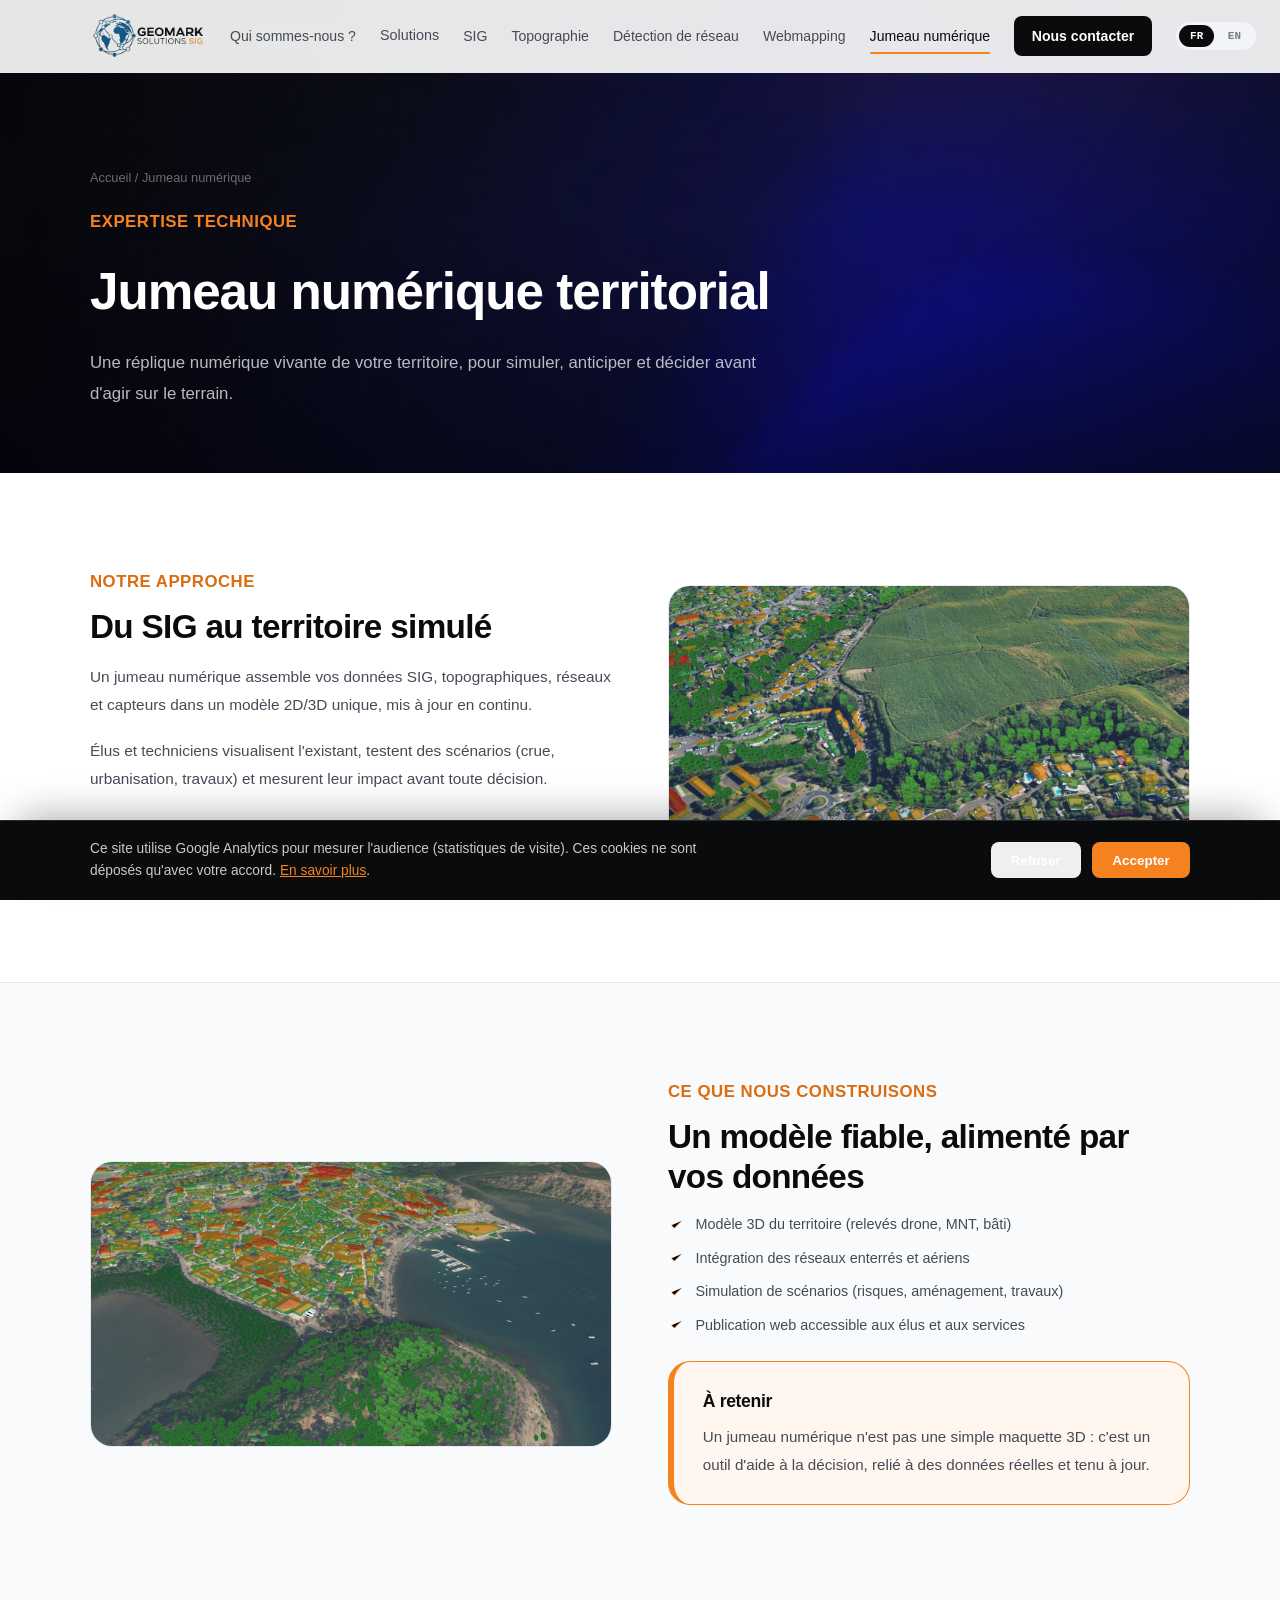
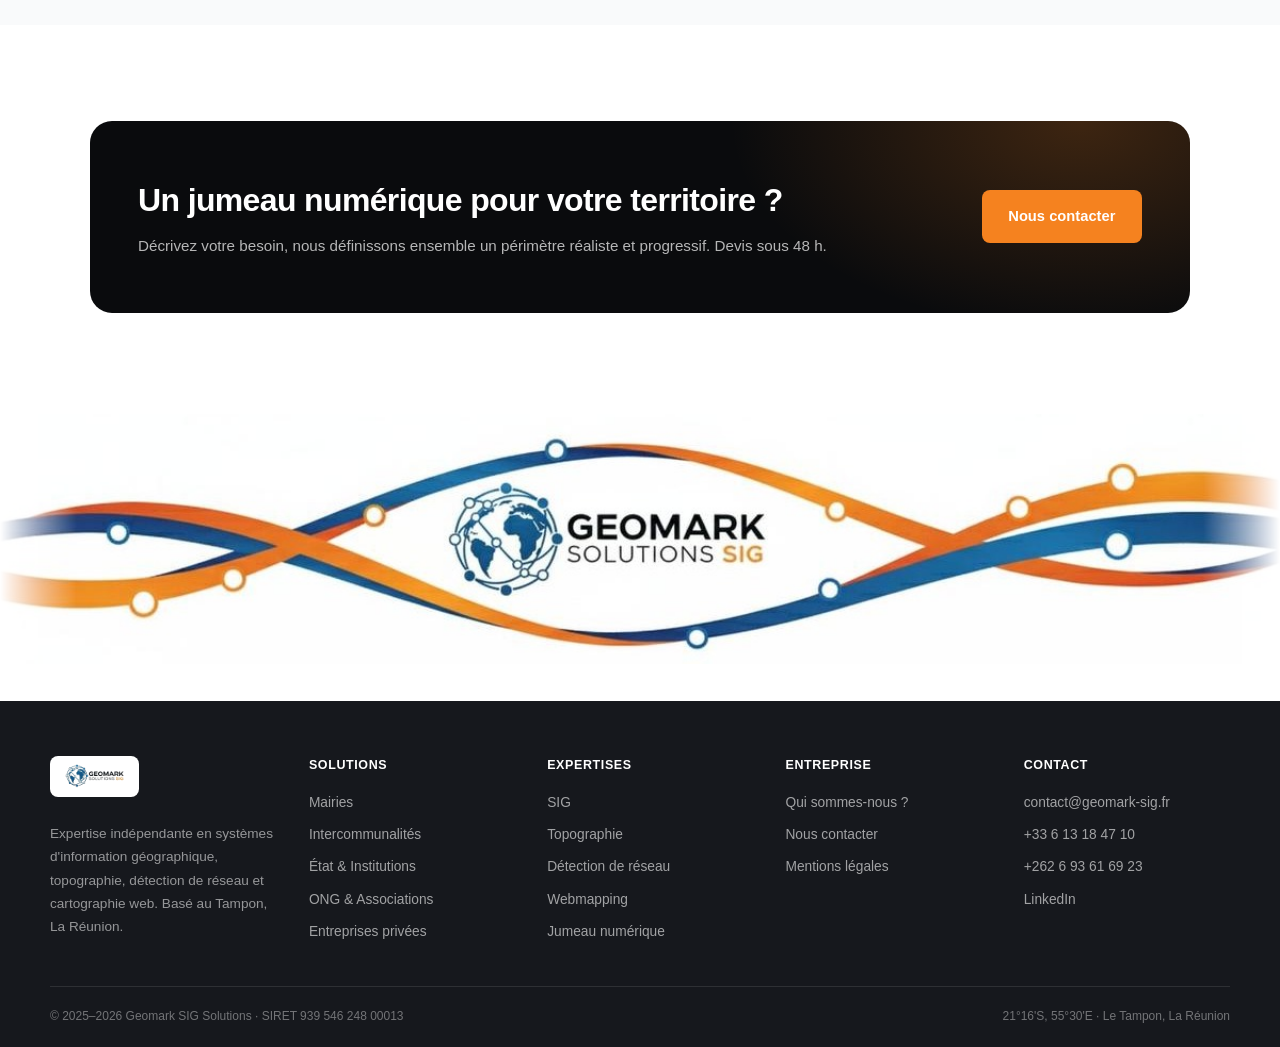
<file: jumeau-numerique.html>
<!DOCTYPE html>
<html lang="fr">
<head>
<meta charset="UTF-8">
<link rel="icon" type="image/png" href="assets/logo-mark-geomark.png">
<meta name="viewport" content="width=device-width,initial-scale=1.0">
<meta http-equiv="Content-Security-Policy" content="default-src 'self'; script-src 'self' 'unsafe-inline' https://unpkg.com https://www.googletagmanager.com; style-src 'self' 'unsafe-inline' https://fonts.googleapis.com https://unpkg.com; font-src 'self' https://fonts.gstatic.com; img-src 'self' data: https://data.geopf.fr https://unpkg.com https://*.google-analytics.com https://*.googletagmanager.com; media-src 'self'; connect-src 'self' https://api.web3forms.com https://*.google-analytics.com https://*.analytics.google.com https://*.googletagmanager.com; object-src 'none'; base-uri 'self'; form-action 'self' https://api.web3forms.com; frame-src 'none'">
<meta name="referrer" content="strict-origin-when-cross-origin">
<link rel="canonical" href="https://geomark-sig.fr/x content="Geomark SIG">
<meta property="og:image" content="https://geomark-sig.fr/assets/images/og-image.png">
<meta name="twitter:card" content="summary_large_image">
<meta name="twitter:image" content="https://geomark-sig.fr/assets/images/og-image.png">
<title>Jumeau numérique territorial · Geomark SIG Solutions</title>
<meta name="description" content="Jumeau numérique territorial : une réplique 2D/3D vivante de votre territoire pour simuler, anticiper et décider. Geomark SIG Solutions.">
<link rel="preconnect" href="https://fonts.googleapis.com">
<link rel="preconnect" href="https://fonts.gstatic.com" crossorigin>
<link href="https://fonts.googleapis.com/css2?family=Inter:wght@400;500;600;700;800&family=IBM+Plex+Mono:wght@500;600&family=Space+Grotesk:wght@500;600;700&display=swap" rel="stylesheet">
<link rel="stylesheet" href="assets/style.css">
</head>
<body>

<header class="site-hdr" id="hdr">
  <div class="hdr-in">
    <a class="brand" href="index.html"><img src="assets/images/logo-geomark.png" alt="Geomark SIG Solutions"></a>
    <nav class="nav" id="nav">
      <a href="qui-sommes-nous.html" data-i18n="nav_about">Qui sommes-nous ?</a>
      <div class="nav-item-drop">
        <button class="nav-drop-btn" type="button" data-i18n="nav_solutions">Solutions <svg class="nav-caret" viewBox="0 0 24 24" fill="none" stroke="currentColor" stroke-width="2"><path d="m6 9 6 6 6-6"/></svg></button>
        <div class="nav-drop-menu">
          <a href="mairie.html"><svg viewBox="0 0 24 24" fill="none" stroke-width="1.6"><path d="M3 21h18M4 21V10l8-6 8 6v11M9 21v-6h6v6"/></svg><span data-i18n="nav_sol_mairie">Mairies</span></a>
          <a href="intercommunalite.html"><svg viewBox="0 0 24 24" fill="none" stroke-width="1.6"><circle cx="12" cy="5" r="2"/><circle cx="5" cy="19" r="2"/><circle cx="19" cy="19" r="2"/><path d="M12 7v4M12 11 6.5 17M12 11l5.5 6"/></svg><span data-i18n="nav_sol_epci">Intercommunalités</span></a>
          <a href="ecosysteme-etat.html"><svg viewBox="0 0 24 24" fill="none" stroke-width="1.6"><path d="M12 3 4 6v6c0 5 3.5 8 8 9 4.5-1 8-4 8-9V6l-8-3Z"/></svg><span data-i18n="nav_sol_etat">État &amp; Institutions</span></a>
          <a href="ong-associations.html"><svg viewBox="0 0 24 24" fill="none" stroke-width="1.6"><path d="M8 11a3 3 0 1 0 0-6 3 3 0 0 0 0 6Z"/><path d="M2 20c0-3 2.5-5.5 6-5.5s6 2.5 6 5.5"/><path d="M16 11a3 3 0 1 0 0-6"/><path d="M14.5 14.5c2.8.3 4.5 2.5 4.5 5.5"/></svg><span data-i18n="nav_sol_ong">ONG &amp; Associations</span></a>
          <a href="prive.html"><svg viewBox="0 0 24 24" fill="none" stroke-width="1.6"><rect x="3" y="8" width="18" height="12" rx="2"/><path d="M8 8V6a2 2 0 0 1 2-2h4a2 2 0 0 1 2 2v2M3 13h18"/></svg><span data-i18n="nav_sol_prive">Entreprises privées</span></a>
        </div>
      </div>
      <a href="sig.html" data-i18n="nav_sig">SIG</a>
      <a href="topographie.html" data-i18n="nav_topo">Topographie</a>
      <a href="detection-reseau.html" data-i18n="nav_detection">Détection de réseau</a>
      <a href="webmapping.html" data-i18n="nav_webmapping">Webmapping</a>
      <a href="jumeau-numerique.html" class="active" data-i18n="nav_twin">Jumeau numérique</a>
      <a href="contact.html" class="btn-nav" data-i18n="nav_contact">Nous contacter</a>
    </nav>
    <div class="hdr-right">
      <div class="langsw"><button data-lang="fr" class="active">FR</button><button data-lang="en">EN</button></div>
      <button class="nav-toggle" id="navToggle" aria-label="Menu"><svg viewBox="0 0 24 24" fill="none" stroke="currentColor" stroke-width="1.8" stroke-linecap="round"><path d="M4 6h16M4 12h16M4 18h16"/></svg></button>
    </div>
  </div>
</header>

<section class="phero">
  <div class="wrap">
    <div class="breadcrumb"><a href="index.html" data-i18n="bc_home">Accueil</a> / <span data-i18n="nav_twin">Jumeau numérique</span></div>
    <span class="eyebrow" data-i18n="eyebrow">Expertise technique</span>
    <h1 data-i18n="h1">Jumeau numérique territorial</h1>
    <p class="lead" data-i18n="lead">Une réplique numérique vivante de votre territoire, pour simuler, anticiper et décider avant d'agir sur le terrain.</p>
  </div>
</section>

<section class="sec">
  <div class="wrap">
    <div class="split reveal">
      <div class="split-txt">
        <span class="eyebrow" data-i18n="intro_eyebrow">Notre approche</span>
        <h2 data-i18n="intro_h2">Du SIG au territoire simulé</h2>
        <p data-i18n="intro_p1">Un jumeau numérique assemble vos données SIG, topographiques, réseaux et capteurs dans un modèle 2D/3D unique, mis à jour en continu.</p>
        <p data-i18n="intro_p2">Élus et techniciens visualisent l'existant, testent des scénarios (crue, urbanisation, travaux) et mesurent leur impact avant toute décision.</p>
        <p data-i18n="intro_p3">Exemples ci-contre et plus bas : maquettes 3D du Tampon (La Réunion) et de Mayotte, avec bâtiments, végétation et relief.</p>
      </div>
      <div class="split-media"><div class="ph-img auto"><img src="assets/images/jumeau-tampon-3d.jpg" alt="Jumeau numérique du Tampon : bâtiments, végétation et relief en 3D, Geomark SIG Solutions"></div></div>
    </div>
  </div>
</section>

<section class="sec sec-line sec-gray">
  <div class="wrap">
    <div class="split rev reveal">
      <div class="split-txt">
        <span class="eyebrow" data-i18n="s1_eyebrow">Ce que nous construisons</span>
        <h2 data-i18n="s1_h2">Un modèle fiable, alimenté par vos données</h2>
        <ul class="split-list">
          <li><svg viewBox="0 0 24 24"><path d="m5 13 4 4L19 7"/></svg><span data-i18n="s1_li1">Modèle 3D du territoire (relevés drone, MNT, bâti)</span></li>
          <li><svg viewBox="0 0 24 24"><path d="m5 13 4 4L19 7"/></svg><span data-i18n="s1_li2">Intégration des réseaux enterrés et aériens</span></li>
          <li><svg viewBox="0 0 24 24"><path d="m5 13 4 4L19 7"/></svg><span data-i18n="s1_li3">Simulation de scénarios (risques, aménagement, travaux)</span></li>
          <li><svg viewBox="0 0 24 24"><path d="m5 13 4 4L19 7"/></svg><span data-i18n="s1_li4">Publication web accessible aux élus et aux services</span></li>
        </ul>
        <div class="callout">
          <h3 data-i18n="box_h">À retenir</h3>
          <p data-i18n="box_p">Un jumeau numérique n'est pas une simple maquette 3D : c'est un outil d'aide à la décision, relié à des données réelles et tenu à jour.</p>
        </div>
      </div>
      <div class="split-media"><div class="ph-img"><img src="assets/images/jumeau-mayotte-3d.jpg" alt="Jumeau numérique de Mayotte : bâtiments, végétation et littoral en 3D, Geomark SIG Solutions"></div></div>
    </div>
  </div>
</section>

<section class="sec">
  <div class="wrap">
    <div class="ctaband reveal">
      <div class="ctaband-tx">
        <h2 data-i18n="cta_title">Un jumeau numérique pour votre territoire ?</h2>
        <p data-i18n="cta_sub">Décrivez votre besoin, nous définissons ensemble un périmètre réaliste et progressif. Devis sous 48 h.</p>
      </div>
      <div class="ctaband-btns">
        <a href="contact.html" class="btn btn-orange" data-i18n="cta_btn">Nous contacter</a>
      </div>
    </div>
  </div>
</section>

<section class="ribbon-band">
  <img class="ribbon-img" src="assets/images/ribbon-band.jpg" alt="Geomark SIG Solutions">
</section>

<footer class="ftr">
  <div class="wrap ftr-in">
    <div>
      <div class="ftr-brand"><img src="assets/images/logo-geomark.png" alt="Geomark"></div>
      <p class="ftr-desc" data-i18n="ftr_desc">Expertise indépendante en systèmes d'information géographique, topographie, détection de réseau et cartographie web. Basé au Tampon, La Réunion.</p>
    </div>
    <div class="ftr-col">
      <div class="ftr-h" data-i18n="ftr_h_solutions">Solutions</div>
      <a href="mairie.html" data-i18n="nav_sol_mairie">Mairies</a>
      <a href="intercommunalite.html" data-i18n="nav_sol_epci">Intercommunalités</a>
      <a href="ecosysteme-etat.html" data-i18n="nav_sol_etat">État &amp; Institutions</a>
      <a href="ong-associations.html" data-i18n="nav_sol_ong">ONG &amp; Associations</a>
      <a href="prive.html" data-i18n="nav_sol_prive">Entreprises privées</a>
    </div>
    <div class="ftr-col">
      <div class="ftr-h" data-i18n="ftr_h_expertise">Expertises</div>
      <a href="sig.html" data-i18n="nav_sig">SIG</a>
      <a href="topographie.html" data-i18n="nav_topo">Topographie</a>
      <a href="detection-reseau.html" data-i18n="nav_detection">Détection de réseau</a>
      <a href="webmapping.html" data-i18n="nav_webmapping">Webmapping</a>
      <a href="jumeau-numerique.html" data-i18n="nav_twin">Jumeau numérique</a>
    </div>
    <div class="ftr-col">
      <div class="ftr-h" data-i18n="ftr_h_company">Entreprise</div>
      <a href="qui-sommes-nous.html" data-i18n="nav_about">Qui sommes-nous ?</a>
      <a href="contact.html" data-i18n="nav_contact">Nous contacter</a>
      <a href="mentions-legales.html" data-i18n="nav_legal">Mentions légales</a>
    </div>
    <div class="ftr-col">
      <div class="ftr-h" data-i18n="ftr_h_contact">Contact</div>
      <a href="mailto:contact@geomark-sig.fr">contact@geomark-sig.fr</a>
      <a href="tel:+33613184710">+33 6 13 18 47 10</a>
      <a href="tel:+262693616923">+262 6 93 61 69 23</a>
      <a href="https://www.linkedin.com/company/geomark-sig/" target="_blank">LinkedIn</a>
    </div>
  </div>
  <div class="wrap ftr-bottom">
    <span data-i18n="ftr_copy">© 2025–2026 Geomark SIG Solutions · SIRET 939 546 248 00013</span>
    <span>21°16'S, 55°30'E · Le Tampon, La Réunion</span>
  </div>
</footer>

<script>
window.I18N = {
  fr: {
    nav_about:"Qui sommes-nous ?", nav_sig:"SIG", nav_topo:"Topographie", nav_detection:"Détection de réseau", nav_webmapping:"Webmapping", nav_twin:"Jumeau numérique", nav_contact:"Nous contacter", nav_legal:"Mentions légales",
    nav_solutions:"Solutions", nav_sol_mairie:"Mairies", nav_sol_epci:"Intercommunalités", nav_sol_etat:"État &amp; Institutions", nav_sol_ong:"ONG &amp; Associations", nav_sol_prive:"Entreprises privées", ftr_h_solutions:"Solutions",
    bc_home:"Accueil", eyebrow:"Expertise technique",
    h1:"Jumeau numérique territorial",
    lead:"Une réplique numérique vivante de votre territoire, pour simuler, anticiper et décider avant d'agir sur le terrain.",
    intro_eyebrow:"Notre approche", intro_h2:"Du SIG au territoire simulé",
    intro_p3:"Exemples ci-contre et plus bas : maquettes 3D du Tampon (La Réunion) et de Mayotte, avec bâtiments, végétation et relief.",
    intro_p1:"Un jumeau numérique assemble vos données SIG, topographiques, réseaux et capteurs dans un modèle 2D/3D unique, mis à jour en continu.",
    intro_p2:"Élus et techniciens visualisent l'existant, testent des scénarios (crue, urbanisation, travaux) et mesurent leur impact avant toute décision.",
    s1_eyebrow:"Ce que nous construisons", s1_h2:"Un modèle fiable, alimenté par vos données",
    s1_li1:"Modèle 3D du territoire (relevés drone, MNT, bâti)", s1_li2:"Intégration des réseaux enterrés et aériens",
    s1_li3:"Simulation de scénarios (risques, aménagement, travaux)", s1_li4:"Publication web accessible aux élus et aux services",
    box_h:"À retenir", box_p:"Un jumeau numérique n'est pas une simple maquette 3D : c'est un outil d'aide à la décision, relié à des données réelles et tenu à jour.",
    cta_title:"Un jumeau numérique pour votre territoire ?", cta_sub:"Décrivez votre besoin, nous définissons ensemble un périmètre réaliste et progressif. Devis sous 48 h.", cta_btn:"Nous contacter",
    ftr_desc:"Expertise indépendante en systèmes d'information géographique, topographie, détection de réseau et cartographie web. Basé au Tampon, La Réunion.",
    ftr_h_expertise:"Expertises", ftr_h_company:"Entreprise", ftr_h_contact:"Contact",
    ftr_copy:"© 2025–2026 Geomark SIG Solutions · SIRET 939 546 248 00013"
  },
  en: {
    nav_about:"About us", nav_sig:"GIS", nav_topo:"Land Surveying", nav_detection:"Network Detection", nav_webmapping:"Web Mapping", nav_twin:"Digital twin", nav_contact:"Contact us", nav_legal:"Legal notice",
    nav_solutions:"Solutions", nav_sol_mairie:"Municipalities", nav_sol_epci:"Inter-municipal bodies", nav_sol_etat:"State &amp; Institutions", nav_sol_ong:"NGOs &amp; Associations", nav_sol_prive:"Private companies", ftr_h_solutions:"Solutions",
    bc_home:"Home", eyebrow:"Technical expertise",
    h1:"Territorial digital twin",
    lead:"A living digital replica of your territory, to simulate, anticipate and decide before acting on the ground.",
    intro_eyebrow:"Our approach", intro_h2:"From GIS to a simulated territory",
    intro_p3:"Examples shown here and below: 3D models of Le Tampon (Réunion) and Mayotte, with buildings, vegetation and terrain.",
    intro_p1:"A digital twin combines your GIS, survey, network and sensor data into a single 2D/3D model, continuously updated.",
    intro_p2:"Elected officials and technicians view the existing situation, test scenarios (flood, urban growth, works) and measure their impact before any decision.",
    s1_eyebrow:"What we build", s1_h2:"A reliable model fed by your data",
    s1_li1:"3D territory model (drone surveys, DTM, buildings)", s1_li2:"Integration of underground and overhead networks",
    s1_li3:"Scenario simulation (risks, planning, works)", s1_li4:"Web publication accessible to officials and departments",
    box_h:"Key point", box_p:"A digital twin is not just a 3D mock-up: it is a decision-support tool linked to real data and kept up to date.",
    cta_title:"A digital twin for your territory?", cta_sub:"Describe your need, we'll define a realistic, phased scope together. Quote within 48 h.", cta_btn:"Contact us",
    ftr_desc:"Independent expertise in geographic information systems, land surveying, network detection and web mapping. Based in Le Tampon, Réunion Island.",
    ftr_h_expertise:"Expertise", ftr_h_company:"Company", ftr_h_contact:"Contact",
    ftr_copy:"© 2025–2026 Geomark SIG Solutions · SIRET 939 546 248 00013"
  }
};
</script>
<script src="assets/main.js"></script>
</body>
</html>
</file>
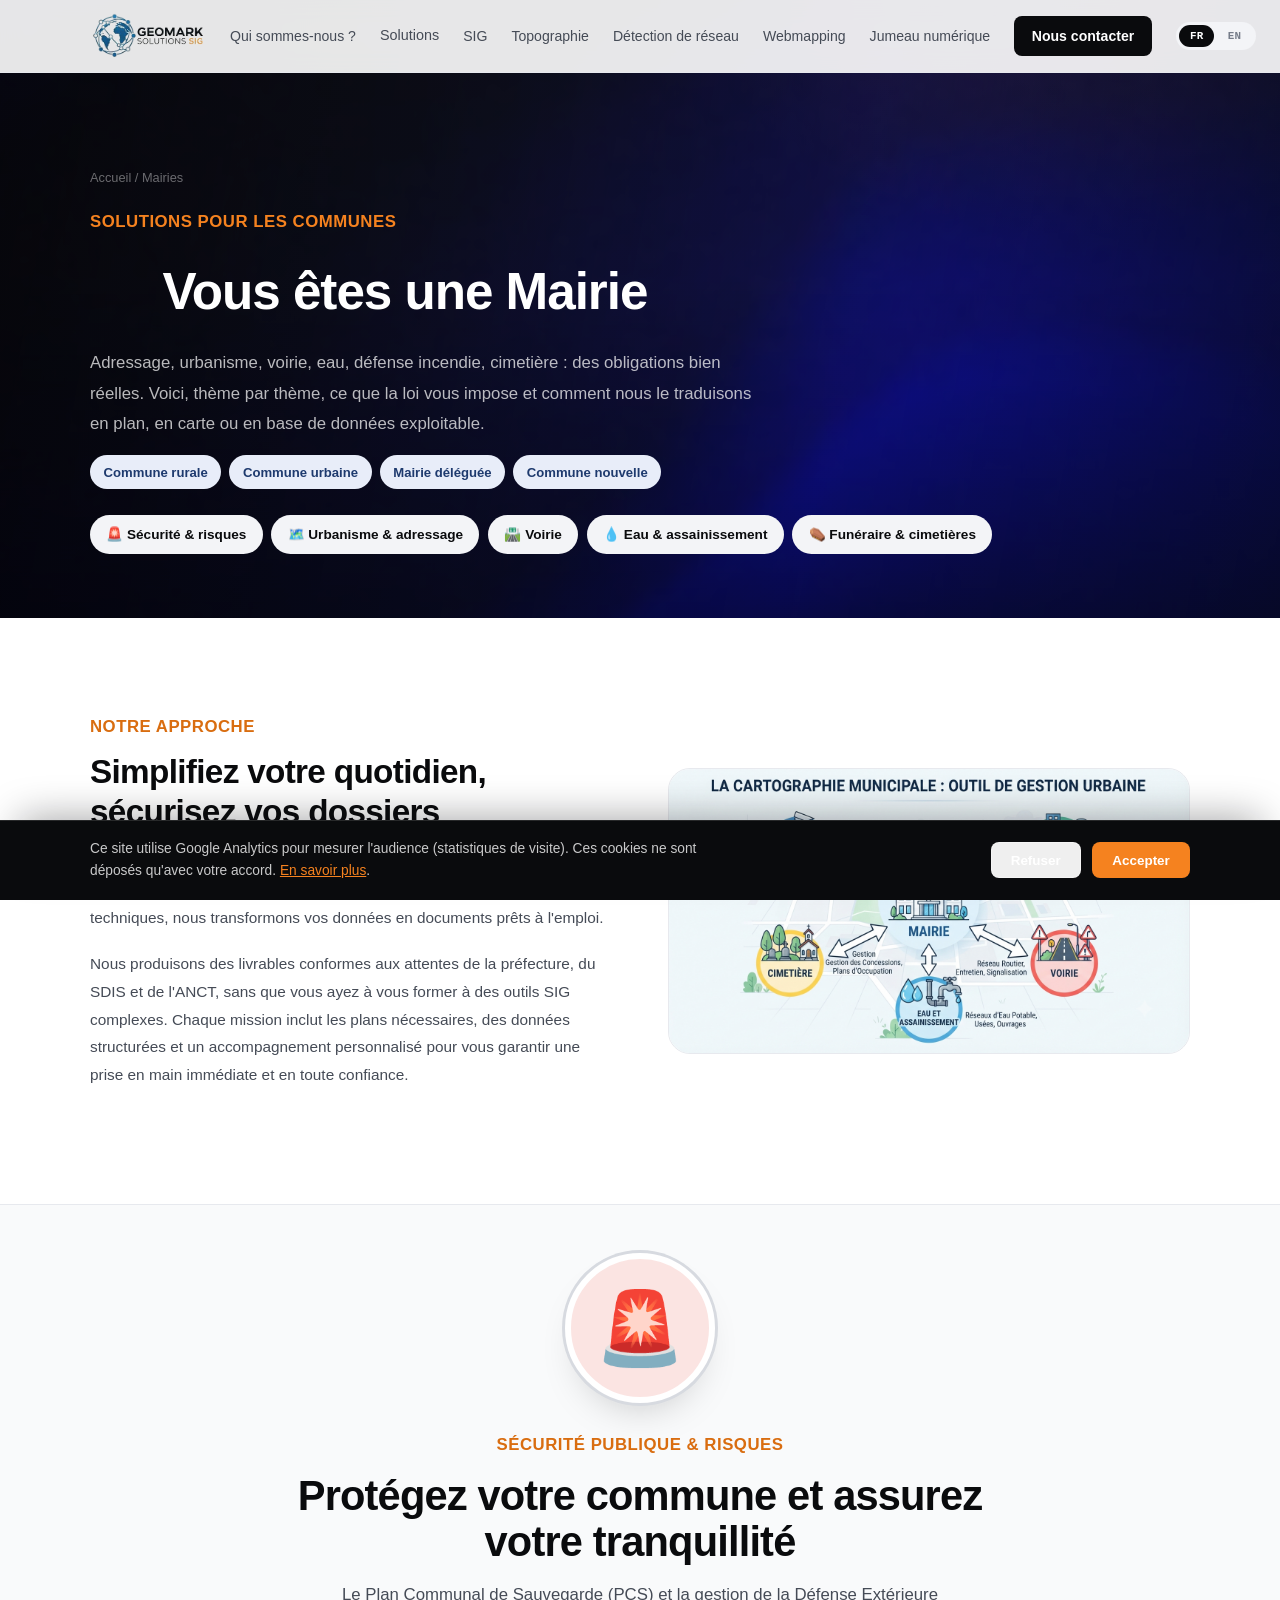
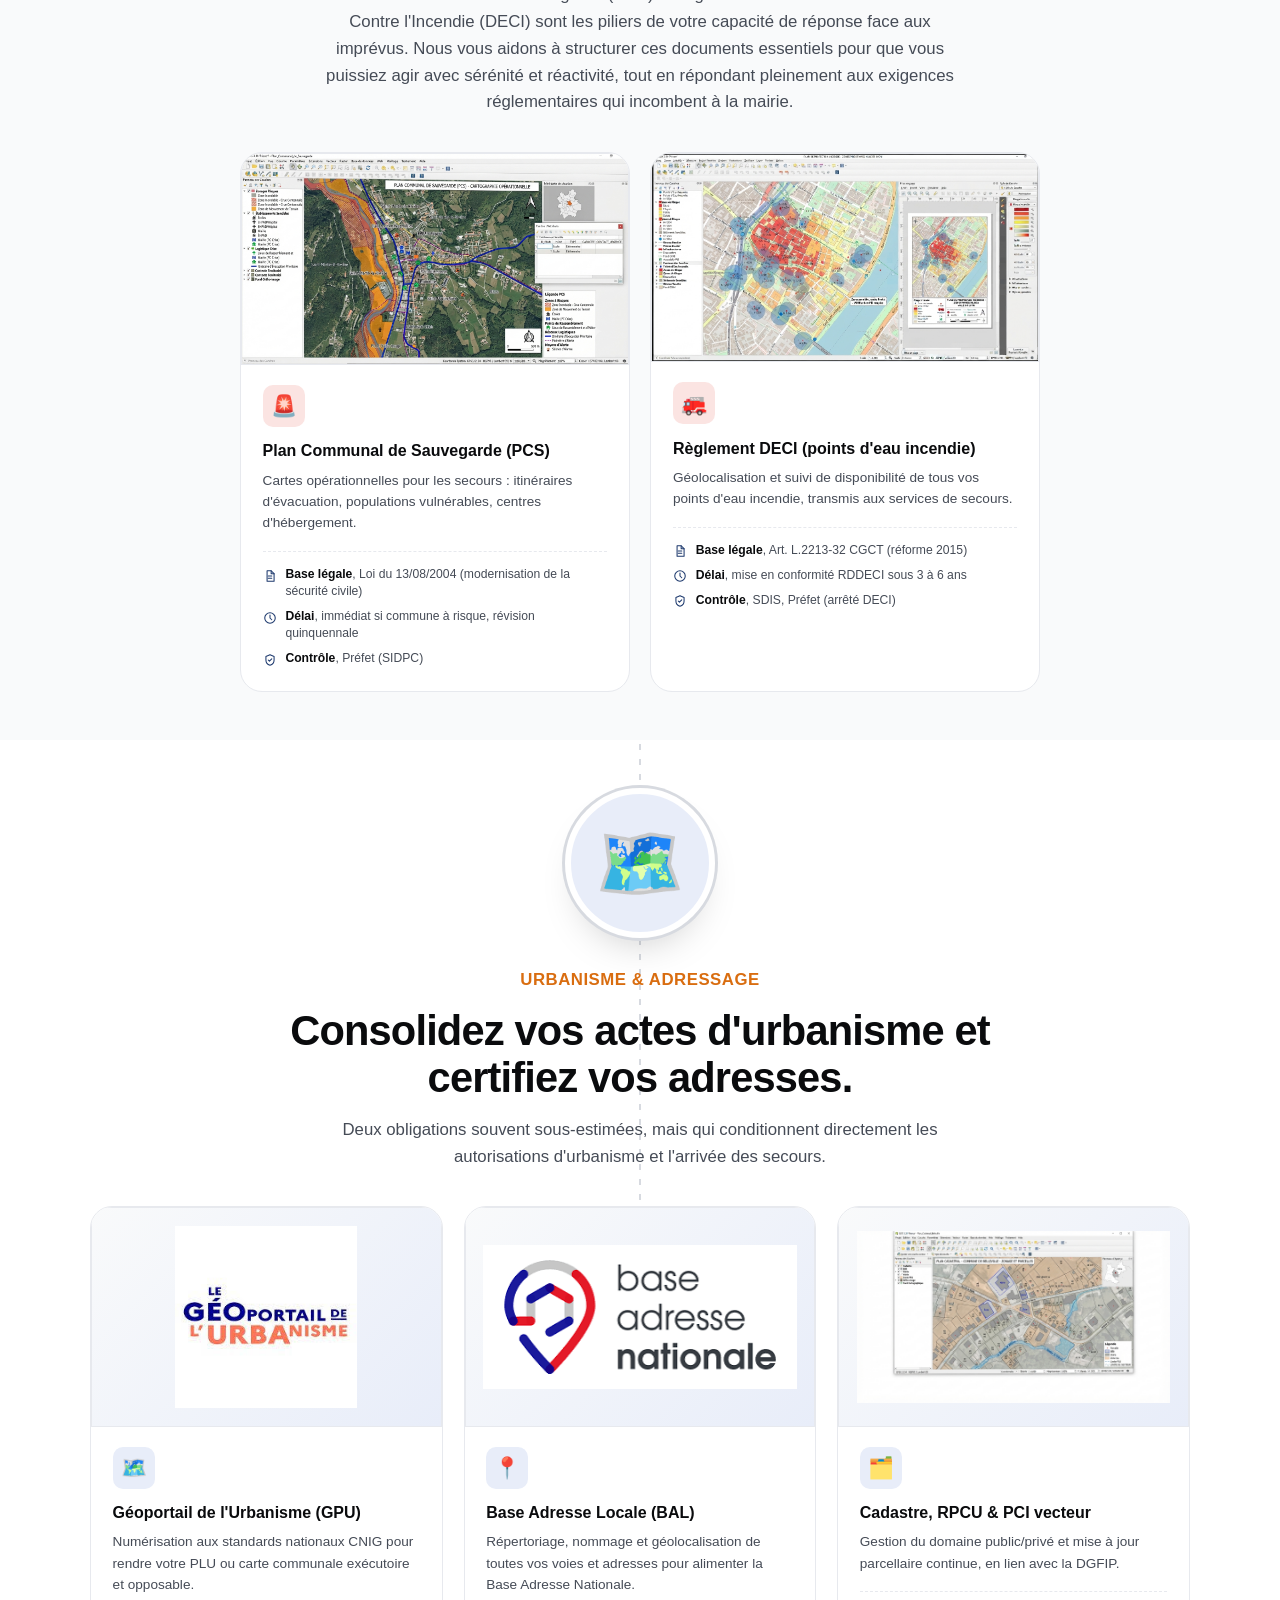
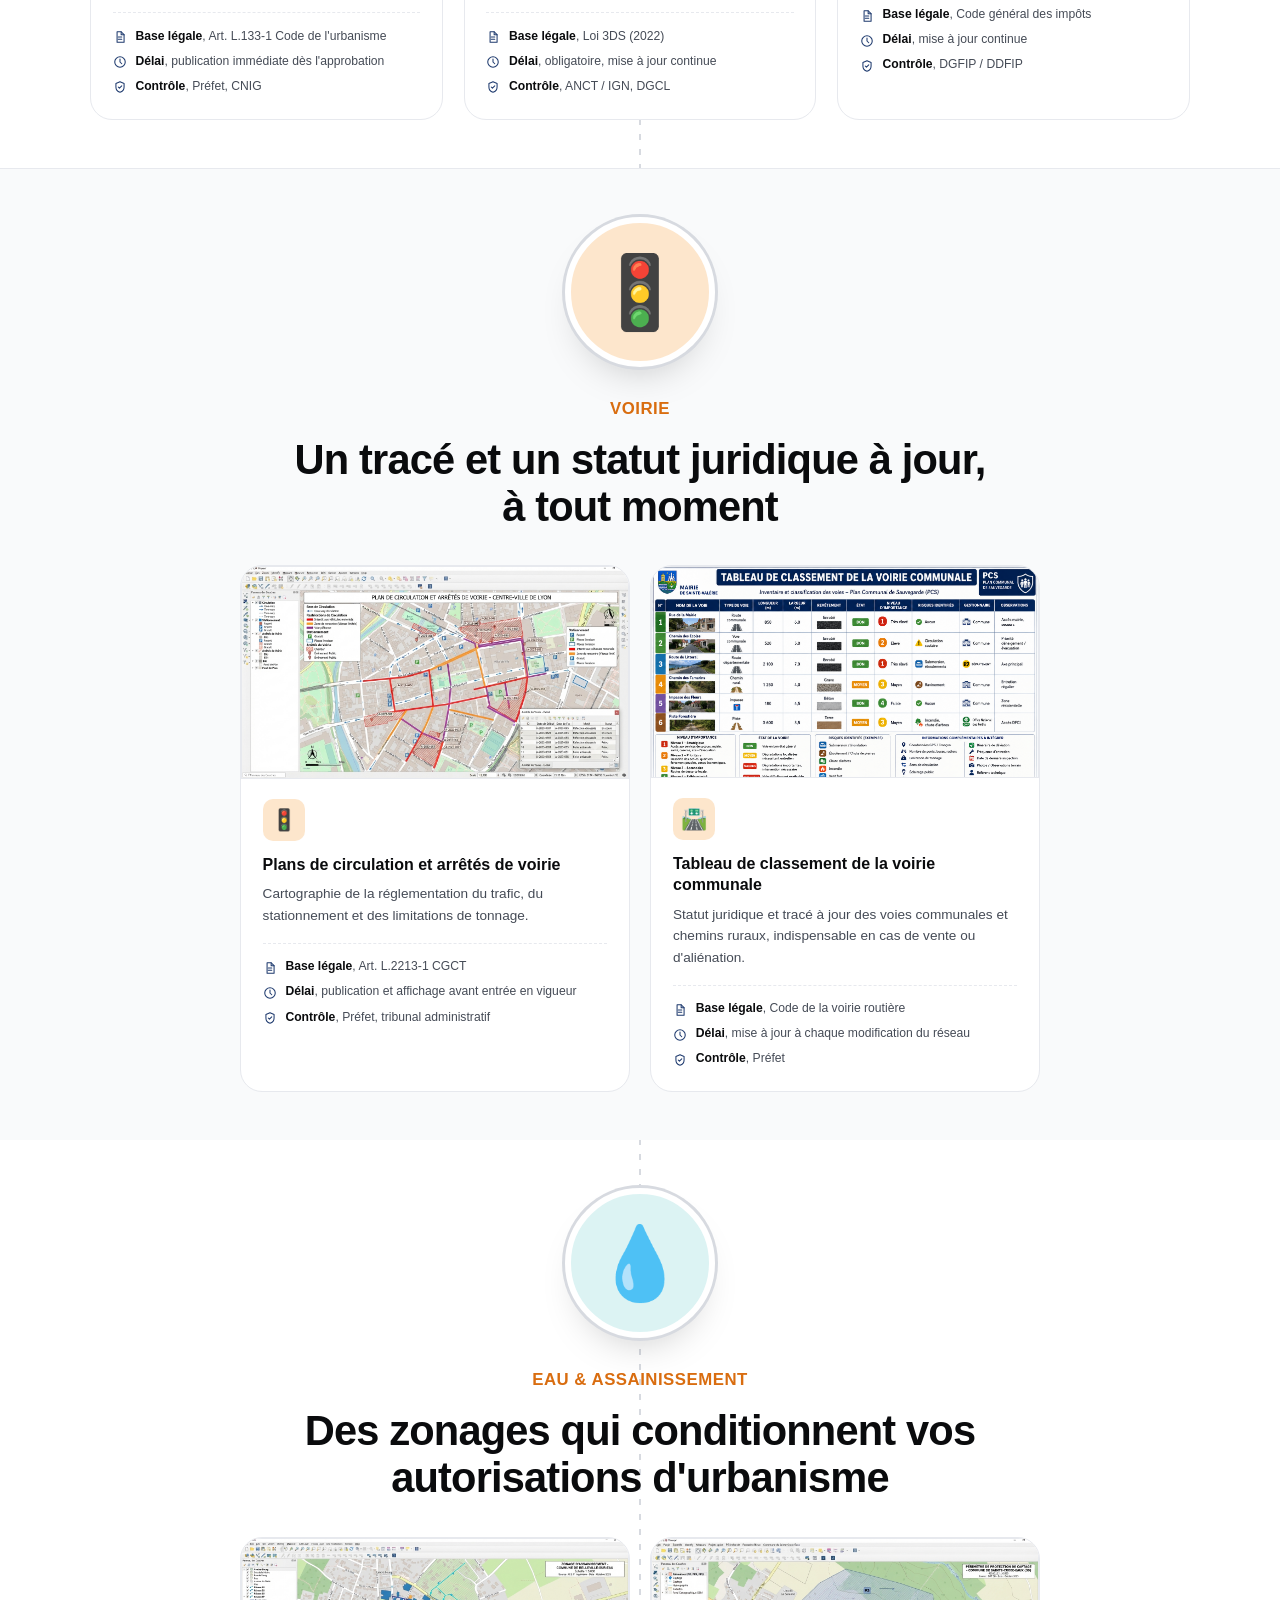
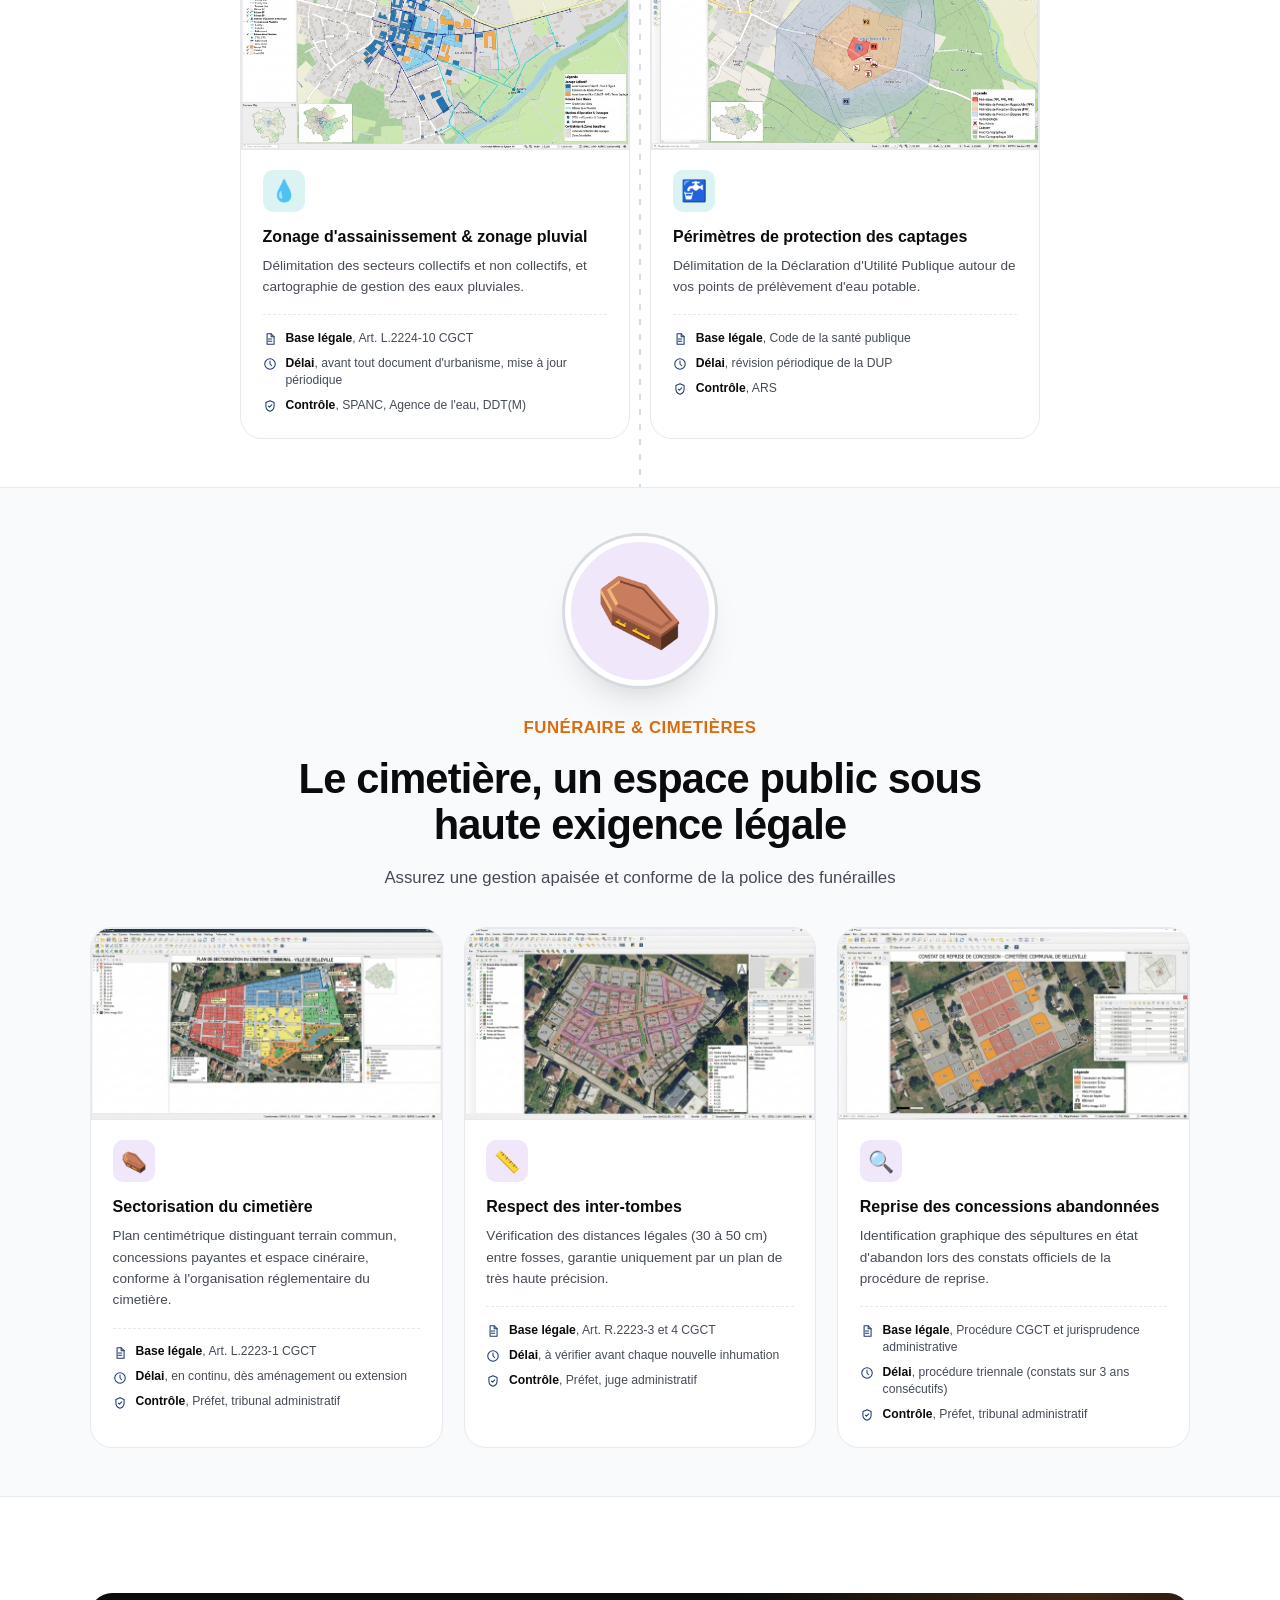
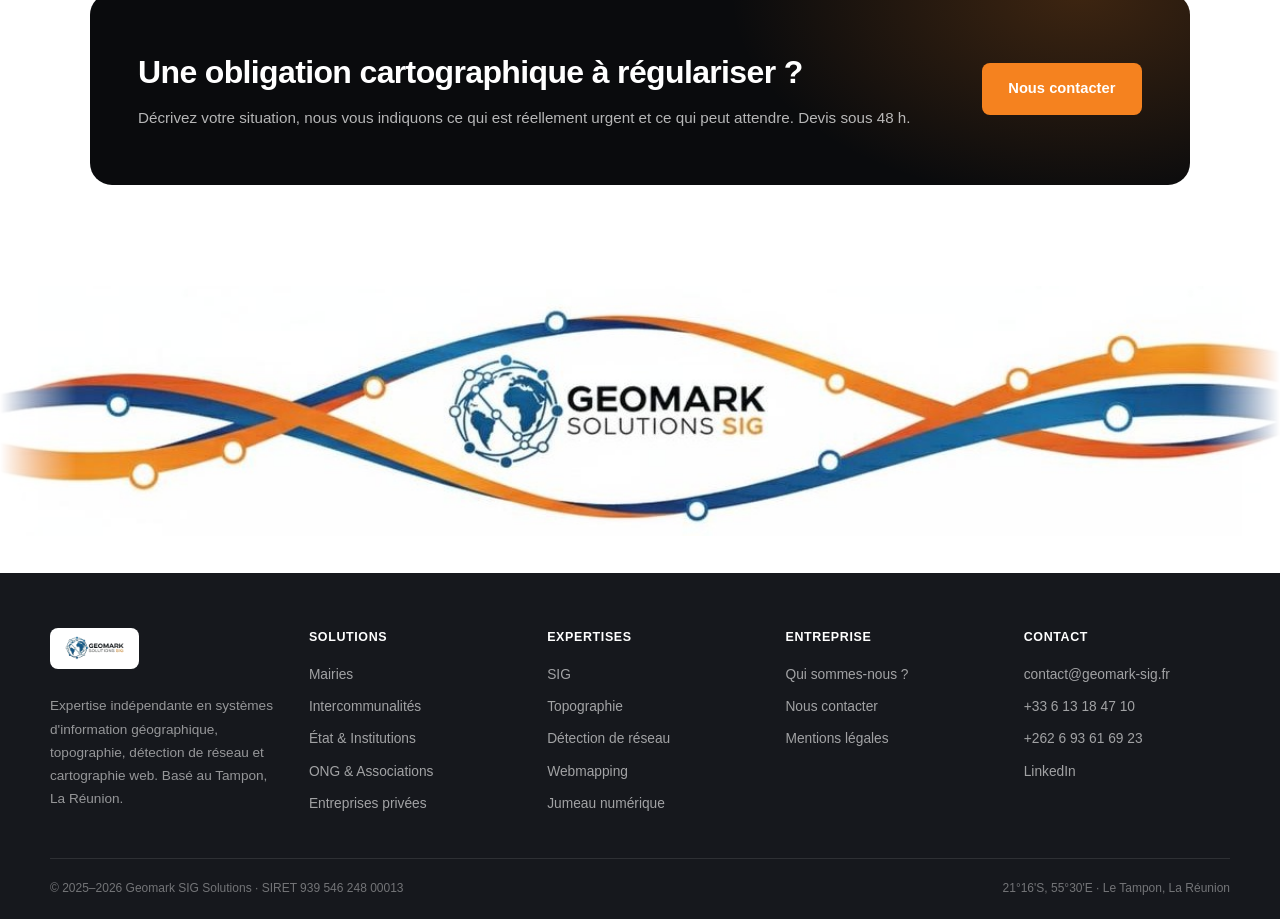
<file: mairie.html>
<!DOCTYPE html>
<html lang="fr">
<head>
<meta charset="UTF-8">
<link rel="icon" type="image/png" href="assets/logo-mark-geomark.png">
<meta name="viewport" content="width=device-width,initial-scale=1.0">
<meta http-equiv="Content-Security-Policy" content="default-src 'self'; script-src 'self' 'unsafe-inline' https://unpkg.com https://www.googletagmanager.com; style-src 'self' 'unsafe-inline' https://fonts.googleapis.com https://unpkg.com; font-src 'self' https://fonts.gstatic.com; img-src 'self' data: https://data.geopf.fr https://unpkg.com https://*.google-analytics.com https://*.googletagmanager.com; media-src 'self'; connect-src 'self' https://api.web3forms.com https://*.google-analytics.com https://*.analytics.google.com https://*.googletagmanager.com; object-src 'none'; base-uri 'self'; form-action 'self' https://api.web3forms.com; frame-src 'none'">
<meta name="referrer" content="strict-origin-when-cross-origin">
<link rel="canonical" href="https://geomark-sig.fr/mairie.html">
<meta property="og:site_name" content="Geomark SIG">
<meta property="og:image" content="https://geomark-sig.fr/assets/images/og-image.png">
<meta name="twitter:card" content="summary_large_image">
<meta name="twitter:image" content="https://geomark-sig.fr/assets/images/og-image.png">
<title>Solutions SIG pour les Mairies · Geomark SIG Solutions</title>
<meta name="description" content="Cartographie de cimetière, Base Adresse Locale, DECI, PCS, Géoportail de l'Urbanisme : les obligations cartographiques des communes et comment Geomark SIG Solutions y répond.">
<link rel="preconnect" href="https://fonts.googleapis.com">
<link rel="preconnect" href="https://fonts.gstatic.com" crossorigin>
<link href="https://fonts.googleapis.com/css2?family=Inter:wght@400;500;600;700;800&family=IBM+Plex+Mono:wght@500;600&family=Space+Grotesk:wght@500;600;700&display=swap" rel="stylesheet">
<link rel="stylesheet" href="assets/style.css">
</head>
<body>

<header class="site-hdr" id="hdr">
  <div class="hdr-in">
    <a class="brand" href="index.html"><img src="assets/images/logo-geomark.png" alt="Geomark SIG Solutions"></a>
    <nav class="nav" id="nav">
      <a href="qui-sommes-nous.html" data-i18n="nav_about">Qui sommes-nous ?</a>
      <div class="nav-item-drop">
        <button class="nav-drop-btn" type="button" data-i18n="nav_solutions">Solutions <svg class="nav-caret" viewBox="0 0 24 24" fill="none" stroke="currentColor" stroke-width="2"><path d="m6 9 6 6 6-6"/></svg></button>
        <div class="nav-drop-menu">
          <a href="mairie.html" class="active"><svg viewBox="0 0 24 24" fill="none" stroke-width="1.6"><path d="M3 21h18M4 21V10l8-6 8 6v11M9 21v-6h6v6"/></svg><span data-i18n="nav_sol_mairie">Mairies</span></a>
          <a href="intercommunalite.html"><svg viewBox="0 0 24 24" fill="none" stroke-width="1.6"><circle cx="12" cy="5" r="2"/><circle cx="5" cy="19" r="2"/><circle cx="19" cy="19" r="2"/><path d="M12 7v4M12 11 6.5 17M12 11l5.5 6"/></svg><span data-i18n="nav_sol_epci">Intercommunalités</span></a>
          <a href="ecosysteme-etat.html"><svg viewBox="0 0 24 24" fill="none" stroke-width="1.6"><path d="M12 3 4 6v6c0 5 3.5 8 8 9 4.5-1 8-4 8-9V6l-8-3Z"/></svg><span data-i18n="nav_sol_etat">État &amp; Institutions</span></a>
          <a href="ong-associations.html"><svg viewBox="0 0 24 24" fill="none" stroke-width="1.6"><path d="M8 11a3 3 0 1 0 0-6 3 3 0 0 0 0 6Z"/><path d="M2 20c0-3 2.5-5.5 6-5.5s6 2.5 6 5.5"/><path d="M16 11a3 3 0 1 0 0-6"/><path d="M14.5 14.5c2.8.3 4.5 2.5 4.5 5.5"/></svg><span data-i18n="nav_sol_ong">ONG &amp; Associations</span></a>
          <a href="prive.html"><svg viewBox="0 0 24 24" fill="none" stroke-width="1.6"><rect x="3" y="8" width="18" height="12" rx="2"/><path d="M8 8V6a2 2 0 0 1 2-2h4a2 2 0 0 1 2 2v2M3 13h18"/></svg><span data-i18n="nav_sol_prive">Entreprises privées</span></a>
        </div>
      </div>
      <a href="sig.html" data-i18n="nav_sig">SIG</a>
      <a href="topographie.html" data-i18n="nav_topo">Topographie</a>
      <a href="detection-reseau.html" data-i18n="nav_detection">Détection de réseau</a>
      <a href="webmapping.html" data-i18n="nav_webmapping">Webmapping</a>
      <a href="jumeau-numerique.html" data-i18n="nav_twin">Jumeau numérique</a>
      <a href="contact.html" class="btn-nav" data-i18n="nav_contact">Nous contacter</a>
    </nav>
    <div class="hdr-right">
      <div class="langsw"><button data-lang="fr" class="active">FR</button><button data-lang="en">EN</button></div>
      <button class="nav-toggle" id="navToggle" aria-label="Menu"><svg viewBox="0 0 24 24" fill="none" stroke="currentColor" stroke-width="1.8" stroke-linecap="round"><path d="M4 6h16M4 12h16M4 18h16"/></svg></button>
    </div>
  </div>
</header>

<section class="phero">
  <div class="wrap">
    <div class="breadcrumb"><a href="index.html" data-i18n="bc_home">Accueil</a> / <span data-i18n="nav_sol_mairie">Mairies</span></div>
    <span class="eyebrow" data-i18n="eyebrow">Solutions pour les communes</span>
    <h1 data-i18n="h1"><span class="h1-ico"><video autoplay loop muted playsinline><source src="assets/videos/hotel-de-ville.mp4" type="video/mp4"></video></span>Vous êtes une Mairie</h1>
    <p class="lead" data-i18n="lead">Adressage, urbanisme, voirie, eau, défense incendie, cimetière : des obligations bien réelles. Voici, thème par thème, ce que la loi vous impose et comment nous le traduisons en plan, en carte ou en base de données exploitable.</p>
    <div class="chiprow">
      <span class="chip" data-i18n="class1">Commune rurale</span>
      <span class="chip" data-i18n="class2">Commune urbaine</span>
      <span class="chip" data-i18n="class3">Mairie déléguée</span>
      <span class="chip" data-i18n="class4">Commune nouvelle</span>
    </div>
    <div class="jumprow">
      <a href="#securite" data-i18n="jump1">🚨 Sécurité &amp; risques</a>
      <a href="#urbanisme" data-i18n="jump2">🗺️ Urbanisme &amp; adressage</a>
      <a href="#voirie" data-i18n="jump3">🛣️ Voirie</a>
      <a href="#eau" data-i18n="jump4">💧 Eau &amp; assainissement</a>
      <a href="#funeraire" data-i18n="jump5">⚰️ Funéraire &amp; cimetières</a>
    </div>
  </div>
</section>

<section class="sec">
  <div class="wrap">
    <div class="split reveal">
      <div class="split-txt">
        <span class="eyebrow" data-i18n="intro_eyebrow">Notre approche</span>
        <h2 data-i18n="intro_h2">Simplifiez votre quotidien, sécurisez vos dossiers</h2>
        <p data-i18n="intro_p1">La gestion d'une mairie demande une polyvalence exemplaire entre état civil, urbanisme, cimetière et voirie. Pour vous libérer des contraintes techniques, nous transformons vos données en documents prêts à l'emploi.</p>
        <p data-i18n="intro_p2">Nous produisons des livrables conformes aux attentes de la préfecture, du SDIS et de l'ANCT, sans que vous ayez à vous former à des outils SIG complexes. Chaque mission inclut les plans nécessaires, des données structurées et un accompagnement personnalisé pour vous garantir une prise en main immédiate et en toute confiance.</p>
      </div>
      <div class="split-media"><div class="ph-img auto"><img src="assets/images/Mairie_approche.png" alt="Approche cartographique pour les mairies, Geomark SIG Solutions"></div></div>
    </div>
  </div>
</section>

<div class="thread">

  <!-- Thème 01, Sécurité publique & risques -->
  <section class="theme-block sec-line sec-gray" id="securite">
    <div class="wrap">
      <div class="theme-node ico-red">🚨</div>
      <div class="theme-head reveal">
        <span class="eyebrow" data-i18n="t2_eyebrow">Sécurité publique &amp; risques</span>
        <h2 class="htitle" data-i18n="t2_h2">Protégez votre commune et assurez votre tranquillité</h2>
        <p class="hsub center" data-i18n="t2_sub">Le Plan Communal de Sauvegarde (PCS) et la gestion de la Défense Extérieure Contre l'Incendie (DECI) sont les piliers de votre capacité de réponse face aux imprévus. Nous vous aidons à structurer ces documents essentiels pour que vous puissiez agir avec sérénité et réactivité, tout en répondant pleinement aux exigences réglementaires qui incombent à la mairie.</p>
      </div>
      <div class="obl-grid c2 reveal">

        <div class="obl-card">
          <div class="ph-img auto obl-shot"><img src="assets/images/pcs.png" alt="Plan Communal de Sauvegarde, Geomark SIG Solutions"></div>
          <div class="obl-body">
            <div class="obl-ico ico-red emoji-ico">🚨</div>
            <h4 data-i18n="o2_1_t">Plan Communal de Sauvegarde (PCS)</h4>
            <p data-i18n="o2_1_d">Cartes opérationnelles pour les secours : itinéraires d'évacuation, populations vulnérables, centres d'hébergement.</p>
            <div class="obl-meta">
              <div class="m"><svg viewBox="0 0 24 24"><path d="M7 3h7l5 5v13H7z"/><path d="M14 3v5h5M9 12h6M9 16h6"/></svg><span data-i18n="o2_1_legale"><b>Base légale</b>, Loi du 13/08/2004 (modernisation de la sécurité civile)</span></div>
              <div class="m"><svg viewBox="0 0 24 24"><circle cx="12" cy="12" r="9"/><path d="M12 7v5l3 3"/></svg><span data-i18n="o2_1_delai"><b>Délai</b>, immédiat si commune à risque, révision quinquennale</span></div>
              <div class="m"><svg viewBox="0 0 24 24"><path d="M12 3 5 6v6c0 5 3 8 7 9 4-1 7-4 7-9V6l-7-3Z"/><path d="m9 12 2 2 4-4"/></svg><span data-i18n="o2_1_ctrl"><b>Contrôle</b>, Préfet (SIDPC)</span></div>
            </div>
          </div>
        </div>

        <div class="obl-card">
          <div class="ph-img auto obl-shot"><img src="assets/images/protection_incendie.png" alt="Règlement DECI, points d'eau incendie, Geomark SIG Solutions"></div>
          <div class="obl-body">
            <div class="obl-ico ico-red emoji-ico">🚒</div>
            <h4 data-i18n="o2_2_t">Règlement DECI (points d'eau incendie)</h4>
            <p data-i18n="o2_2_d">Géolocalisation et suivi de disponibilité de tous vos points d'eau incendie, transmis aux services de secours.</p>
            <div class="obl-meta">
              <div class="m"><svg viewBox="0 0 24 24"><path d="M7 3h7l5 5v13H7z"/><path d="M14 3v5h5M9 12h6M9 16h6"/></svg><span data-i18n="o2_2_legale"><b>Base légale</b>, Art. L.2213-32 CGCT (réforme 2015)</span></div>
              <div class="m"><svg viewBox="0 0 24 24"><circle cx="12" cy="12" r="9"/><path d="M12 7v5l3 3"/></svg><span data-i18n="o2_2_delai"><b>Délai</b>, mise en conformité RDDECI sous 3 à 6 ans</span></div>
              <div class="m"><svg viewBox="0 0 24 24"><path d="M12 3 5 6v6c0 5 3 8 7 9 4-1 7-4 7-9V6l-7-3Z"/><path d="m9 12 2 2 4-4"/></svg><span data-i18n="o2_2_ctrl"><b>Contrôle</b>, SDIS, Préfet (arrêté DECI)</span></div>
            </div>
          </div>
        </div>

      </div>
    </div>
  </section>

  <!-- Thème 02, Urbanisme & adressage -->
  <section class="theme-block" id="urbanisme">
    <div class="wrap">
      <div class="theme-node ico-blue">🗺️</div>
      <div class="theme-head reveal">
        <span class="eyebrow" data-i18n="t3_eyebrow">Urbanisme &amp; adressage</span>
        <h2 class="htitle" data-i18n="t3_h2">Consolidez vos actes d'urbanisme et certifiez vos adresses.</h2>
        <p class="hsub center" data-i18n="t3_sub">Deux obligations souvent sous-estimées, mais qui conditionnent directement les autorisations d'urbanisme et l'arrivée des secours.</p>
      </div>
      <div class="obl-grid reveal">

        <div class="obl-card">
          <div class="ph-img contain obl-shot"><img src="assets/images/geoportail-urbanisme.jpg" alt="Géoportail de l'Urbanisme, Geomark SIG Solutions"></div>
          <div class="obl-body">
            <div class="obl-ico ico-blue emoji-ico">🗺️</div>
            <h4 data-i18n="o3_1_t">Géoportail de l'Urbanisme (GPU)</h4>
            <p data-i18n="o3_1_d">Numérisation aux standards nationaux CNIG pour rendre votre PLU ou carte communale exécutoire et opposable.</p>
            <div class="obl-meta">
              <div class="m"><svg viewBox="0 0 24 24"><path d="M7 3h7l5 5v13H7z"/><path d="M14 3v5h5M9 12h6M9 16h6"/></svg><span data-i18n="o3_1_legale"><b>Base légale</b>, Art. L.133-1 Code de l'urbanisme</span></div>
              <div class="m"><svg viewBox="0 0 24 24"><circle cx="12" cy="12" r="9"/><path d="M12 7v5l3 3"/></svg><span data-i18n="o3_1_delai"><b>Délai</b>, publication immédiate dès l'approbation</span></div>
              <div class="m"><svg viewBox="0 0 24 24"><path d="M12 3 5 6v6c0 5 3 8 7 9 4-1 7-4 7-9V6l-7-3Z"/><path d="m9 12 2 2 4-4"/></svg><span data-i18n="o3_1_ctrl"><b>Contrôle</b>, Préfet, CNIG</span></div>
            </div>
          </div>
        </div>

        <div class="obl-card">
          <div class="ph-img contain obl-shot"><img src="assets/images/base-adresse-locale.png" alt="Base Adresse Locale, Geomark SIG Solutions"></div>
          <div class="obl-body">
            <div class="obl-ico ico-blue emoji-ico">📍</div>
            <h4 data-i18n="o3_2_t">Base Adresse Locale (BAL)</h4>
            <p data-i18n="o3_2_d">Répertoriage, nommage et géolocalisation de toutes vos voies et adresses pour alimenter la Base Adresse Nationale.</p>
            <div class="obl-meta">
              <div class="m"><svg viewBox="0 0 24 24"><path d="M7 3h7l5 5v13H7z"/><path d="M14 3v5h5M9 12h6M9 16h6"/></svg><span data-i18n="o3_2_legale"><b>Base légale</b>, Loi 3DS (2022)</span></div>
              <div class="m"><svg viewBox="0 0 24 24"><circle cx="12" cy="12" r="9"/><path d="M12 7v5l3 3"/></svg><span data-i18n="o3_2_delai"><b>Délai</b>, obligatoire, mise à jour continue</span></div>
              <div class="m"><svg viewBox="0 0 24 24"><path d="M12 3 5 6v6c0 5 3 8 7 9 4-1 7-4 7-9V6l-7-3Z"/><path d="m9 12 2 2 4-4"/></svg><span data-i18n="o3_2_ctrl"><b>Contrôle</b>, ANCT / IGN, DGCL</span></div>
            </div>
          </div>
        </div>

        <div class="obl-card">
          <div class="ph-img contain obl-shot"><img src="assets/images/cadastre.png" alt="Cadastre, RPCU et PCI vecteur, Geomark SIG Solutions"></div>
          <div class="obl-body">
            <div class="obl-ico ico-blue emoji-ico">🗂️</div>
            <h4 data-i18n="o5_3_t">Cadastre, RPCU &amp; PCI vecteur</h4>
            <p data-i18n="o5_3_d">Gestion du domaine public/privé et mise à jour parcellaire continue, en lien avec la DGFIP.</p>
            <div class="obl-meta">
              <div class="m"><svg viewBox="0 0 24 24"><path d="M7 3h7l5 5v13H7z"/><path d="M14 3v5h5M9 12h6M9 16h6"/></svg><span data-i18n="o5_3_legale"><b>Base légale</b>, Code général des impôts</span></div>
              <div class="m"><svg viewBox="0 0 24 24"><circle cx="12" cy="12" r="9"/><path d="M12 7v5l3 3"/></svg><span data-i18n="o5_3_delai"><b>Délai</b>, mise à jour continue</span></div>
              <div class="m"><svg viewBox="0 0 24 24"><path d="M12 3 5 6v6c0 5 3 8 7 9 4-1 7-4 7-9V6l-7-3Z"/><path d="m9 12 2 2 4-4"/></svg><span data-i18n="o5_3_ctrl"><b>Contrôle</b>, DGFIP / DDFIP</span></div>
            </div>
          </div>
        </div>

      </div>
    </div>
  </section>

  <!-- Thème 03, Voirie -->
  <section class="theme-block sec-line sec-gray" id="voirie">
    <div class="wrap">
      <div class="theme-node ico-orange">🚦</div>
      <div class="theme-head reveal">
        <span class="eyebrow" data-i18n="t4_eyebrow">Voirie</span>
        <h2 class="htitle" data-i18n="t4_h2">Un tracé et un statut juridique à jour, à tout moment</h2>
      </div>
      <div class="obl-grid c2 reveal">

        <div class="obl-card">
          <div class="ph-img auto obl-shot"><img src="assets/images/circulation.png" alt="Plans de circulation et arrêtés de voirie, Geomark SIG Solutions"></div>
          <div class="obl-body">
            <div class="obl-ico ico-orange emoji-ico">🚦</div>
            <h4 data-i18n="o4_1_t">Plans de circulation et arrêtés de voirie</h4>
            <p data-i18n="o4_1_d">Cartographie de la réglementation du trafic, du stationnement et des limitations de tonnage.</p>
            <div class="obl-meta">
              <div class="m"><svg viewBox="0 0 24 24"><path d="M7 3h7l5 5v13H7z"/><path d="M14 3v5h5M9 12h6M9 16h6"/></svg><span data-i18n="o4_1_legale"><b>Base légale</b>, Art. L.2213-1 CGCT</span></div>
              <div class="m"><svg viewBox="0 0 24 24"><circle cx="12" cy="12" r="9"/><path d="M12 7v5l3 3"/></svg><span data-i18n="o4_1_delai"><b>Délai</b>, publication et affichage avant entrée en vigueur</span></div>
              <div class="m"><svg viewBox="0 0 24 24"><path d="M12 3 5 6v6c0 5 3 8 7 9 4-1 7-4 7-9V6l-7-3Z"/><path d="m9 12 2 2 4-4"/></svg><span data-i18n="o4_1_ctrl"><b>Contrôle</b>, Préfet, tribunal administratif</span></div>
            </div>
          </div>
        </div>

        <div class="obl-card">
          <div class="ph-img auto obl-shot" style="aspect-ratio:1.833;"><img src="assets/images/tableau_classement_voirie.png" alt="Tableau de classement de la voirie communale, Geomark SIG Solutions" style="object-fit:cover;"></div>
          <div class="obl-body">
            <div class="obl-ico ico-orange emoji-ico">🛣️</div>
            <h4 data-i18n="o4_2_t">Tableau de classement de la voirie communale</h4>
            <p data-i18n="o4_2_d">Statut juridique et tracé à jour des voies communales et chemins ruraux, indispensable en cas de vente ou d'aliénation.</p>
            <div class="obl-meta">
              <div class="m"><svg viewBox="0 0 24 24"><path d="M7 3h7l5 5v13H7z"/><path d="M14 3v5h5M9 12h6M9 16h6"/></svg><span data-i18n="o4_2_legale"><b>Base légale</b>, Code de la voirie routière</span></div>
              <div class="m"><svg viewBox="0 0 24 24"><circle cx="12" cy="12" r="9"/><path d="M12 7v5l3 3"/></svg><span data-i18n="o4_2_delai"><b>Délai</b>, mise à jour à chaque modification du réseau</span></div>
              <div class="m"><svg viewBox="0 0 24 24"><path d="M12 3 5 6v6c0 5 3 8 7 9 4-1 7-4 7-9V6l-7-3Z"/><path d="m9 12 2 2 4-4"/></svg><span data-i18n="o4_2_ctrl"><b>Contrôle</b>, Préfet</span></div>
            </div>
          </div>
        </div>

      </div>
    </div>
  </section>

  <!-- Thème 04, Eau & assainissement -->
  <section class="theme-block" id="eau">
    <div class="wrap">
      <div class="theme-node ico-teal">💧</div>
      <div class="theme-head reveal">
        <span class="eyebrow" data-i18n="t5_eyebrow">Eau &amp; assainissement</span>
        <h2 class="htitle" data-i18n="t5_h2">Des zonages qui conditionnent vos autorisations d'urbanisme</h2>
      </div>
      <div class="obl-grid c2 reveal">

        <div class="obl-card">
          <div class="ph-img auto obl-shot"><img src="assets/images/assainissement.png" alt="Zonage d'assainissement et zonage pluvial, Geomark SIG Solutions"></div>
          <div class="obl-body">
            <div class="obl-ico ico-teal emoji-ico">💧</div>
            <h4 data-i18n="o5_1_t">Zonage d'assainissement &amp; zonage pluvial</h4>
            <p data-i18n="o5_1_d">Délimitation des secteurs collectifs et non collectifs, et cartographie de gestion des eaux pluviales.</p>
            <div class="obl-meta">
              <div class="m"><svg viewBox="0 0 24 24"><path d="M7 3h7l5 5v13H7z"/><path d="M14 3v5h5M9 12h6M9 16h6"/></svg><span data-i18n="o5_1_legale"><b>Base légale</b>, Art. L.2224-10 CGCT</span></div>
              <div class="m"><svg viewBox="0 0 24 24"><circle cx="12" cy="12" r="9"/><path d="M12 7v5l3 3"/></svg><span data-i18n="o5_1_delai"><b>Délai</b>, avant tout document d'urbanisme, mise à jour périodique</span></div>
              <div class="m"><svg viewBox="0 0 24 24"><path d="M12 3 5 6v6c0 5 3 8 7 9 4-1 7-4 7-9V6l-7-3Z"/><path d="m9 12 2 2 4-4"/></svg><span data-i18n="o5_1_ctrl"><b>Contrôle</b>, SPANC, Agence de l'eau, DDT(M)</span></div>
            </div>
          </div>
        </div>

        <div class="obl-card">
          <div class="ph-img auto obl-shot"><img src="assets/images/captage.png" alt="Périmètres de protection des captages, Geomark SIG Solutions"></div>
          <div class="obl-body">
            <div class="obl-ico ico-teal emoji-ico">🚰</div>
            <h4 data-i18n="o5_2_t">Périmètres de protection des captages</h4>
            <p data-i18n="o5_2_d">Délimitation de la Déclaration d'Utilité Publique autour de vos points de prélèvement d'eau potable.</p>
            <div class="obl-meta">
              <div class="m"><svg viewBox="0 0 24 24"><path d="M7 3h7l5 5v13H7z"/><path d="M14 3v5h5M9 12h6M9 16h6"/></svg><span data-i18n="o5_2_legale"><b>Base légale</b>, Code de la santé publique</span></div>
              <div class="m"><svg viewBox="0 0 24 24"><circle cx="12" cy="12" r="9"/><path d="M12 7v5l3 3"/></svg><span data-i18n="o5_2_delai"><b>Délai</b>, révision périodique de la DUP</span></div>
              <div class="m"><svg viewBox="0 0 24 24"><path d="M12 3 5 6v6c0 5 3 8 7 9 4-1 7-4 7-9V6l-7-3Z"/><path d="m9 12 2 2 4-4"/></svg><span data-i18n="o5_2_ctrl"><b>Contrôle</b>, ARS</span></div>
            </div>
          </div>
        </div>

      </div>
    </div>
  </section>

  <!-- Thème 05, Funéraire & cimetières -->
  <section class="theme-block sec-line sec-gray" id="funeraire">
    <div class="wrap">
      <div class="theme-node ico-purple">⚰️</div>
      <div class="theme-head reveal">
        <span class="eyebrow" data-i18n="t1_eyebrow">Funéraire &amp; cimetières</span>
        <h2 class="htitle" data-i18n="t1_h2">Le cimetière, un espace public sous haute exigence légale</h2>
        <p class="hsub center" data-i18n="t1_sub">Assurez une gestion apaisée et conforme de la police des funérailles</p>
      </div>
      <div class="obl-grid c3 reveal">

        <div class="obl-card">
          <div class="ph-img auto obl-shot"><img src="assets/images/cimetiere.png" alt="Sectorisation du cimetière, Geomark SIG Solutions"></div>
          <div class="obl-body">
            <div class="obl-ico ico-purple emoji-ico">⚰️</div>
            <h4 data-i18n="o1_1_t">Sectorisation du cimetière</h4>
            <p data-i18n="o1_1_d">Plan centimétrique distinguant terrain commun, concessions payantes et espace cinéraire, conforme à l'organisation réglementaire du cimetière.</p>
            <div class="obl-meta">
              <div class="m"><svg viewBox="0 0 24 24"><path d="M7 3h7l5 5v13H7z"/><path d="M14 3v5h5M9 12h6M9 16h6"/></svg><span data-i18n="o1_1_legale"><b>Base légale</b>, Art. L.2223-1 CGCT</span></div>
              <div class="m"><svg viewBox="0 0 24 24"><circle cx="12" cy="12" r="9"/><path d="M12 7v5l3 3"/></svg><span data-i18n="o1_1_delai"><b>Délai</b>, en continu, dès aménagement ou extension</span></div>
              <div class="m"><svg viewBox="0 0 24 24"><path d="M12 3 5 6v6c0 5 3 8 7 9 4-1 7-4 7-9V6l-7-3Z"/><path d="m9 12 2 2 4-4"/></svg><span data-i18n="o1_1_ctrl"><b>Contrôle</b>, Préfet, tribunal administratif</span></div>
            </div>
          </div>
        </div>

        <div class="obl-card">
          <div class="ph-img auto obl-shot"><img src="assets/images/inter_tombe.png" alt="Relevé des inter-tombes, Geomark SIG Solutions"></div>
          <div class="obl-body">
            <div class="obl-ico ico-purple emoji-ico">📏</div>
            <h4 data-i18n="o1_2_t">Respect des inter-tombes</h4>
            <p data-i18n="o1_2_d">Vérification des distances légales (30 à 50 cm) entre fosses, garantie uniquement par un plan de très haute précision.</p>
            <div class="obl-meta">
              <div class="m"><svg viewBox="0 0 24 24"><path d="M7 3h7l5 5v13H7z"/><path d="M14 3v5h5M9 12h6M9 16h6"/></svg><span data-i18n="o1_2_legale"><b>Base légale</b>, Art. R.2223-3 et 4 CGCT</span></div>
              <div class="m"><svg viewBox="0 0 24 24"><circle cx="12" cy="12" r="9"/><path d="M12 7v5l3 3"/></svg><span data-i18n="o1_2_delai"><b>Délai</b>, à vérifier avant chaque nouvelle inhumation</span></div>
              <div class="m"><svg viewBox="0 0 24 24"><path d="M12 3 5 6v6c0 5 3 8 7 9 4-1 7-4 7-9V6l-7-3Z"/><path d="m9 12 2 2 4-4"/></svg><span data-i18n="o1_2_ctrl"><b>Contrôle</b>, Préfet, juge administratif</span></div>
            </div>
          </div>
        </div>

        <div class="obl-card">
          <div class="ph-img auto obl-shot"><img src="assets/images/concession.png" alt="Constat de reprise de concession, Geomark SIG Solutions"></div>
          <div class="obl-body">
            <div class="obl-ico ico-purple emoji-ico">🔍</div>
            <h4 data-i18n="o1_3_t">Reprise des concessions abandonnées</h4>
            <p data-i18n="o1_3_d">Identification graphique des sépultures en état d'abandon lors des constats officiels de la procédure de reprise.</p>
            <div class="obl-meta">
              <div class="m"><svg viewBox="0 0 24 24"><path d="M7 3h7l5 5v13H7z"/><path d="M14 3v5h5M9 12h6M9 16h6"/></svg><span data-i18n="o1_3_legale"><b>Base légale</b>, Procédure CGCT et jurisprudence administrative</span></div>
              <div class="m"><svg viewBox="0 0 24 24"><circle cx="12" cy="12" r="9"/><path d="M12 7v5l3 3"/></svg><span data-i18n="o1_3_delai"><b>Délai</b>, procédure triennale (constats sur 3 ans consécutifs)</span></div>
              <div class="m"><svg viewBox="0 0 24 24"><path d="M12 3 5 6v6c0 5 3 8 7 9 4-1 7-4 7-9V6l-7-3Z"/><path d="m9 12 2 2 4-4"/></svg><span data-i18n="o1_3_ctrl"><b>Contrôle</b>, Préfet, tribunal administratif</span></div>
            </div>
          </div>
        </div>

      </div>
    </div>
  </section>

</div>

<section class="sec sec-line">
  <div class="wrap">
    <div class="ctaband reveal">
      <div class="ctaband-tx">
        <h2 data-i18n="cta_title">Une obligation cartographique à régulariser ?</h2>
        <p data-i18n="cta_sub">Décrivez votre situation, nous vous indiquons ce qui est réellement urgent et ce qui peut attendre. Devis sous 48 h.</p>
      </div>
      <div class="ctaband-btns">
        <a href="contact.html" class="btn btn-orange" data-i18n="cta_btn">Nous contacter</a>
      </div>
    </div>
  </div>
</section>

<section class="ribbon-band">
  <img class="ribbon-img" src="assets/images/ribbon-band.jpg" alt="Geomark SIG Solutions">
</section>

<footer class="ftr">
  <div class="wrap ftr-in">
    <div>
      <div class="ftr-brand"><img src="assets/images/logo-geomark.png" alt="Geomark"></div>
      <p class="ftr-desc" data-i18n="ftr_desc">Expertise indépendante en systèmes d'information géographique, topographie, détection de réseau et cartographie web. Basé au Tampon, La Réunion.</p>
    </div>
    <div class="ftr-col">
      <div class="ftr-h" data-i18n="ftr_h_solutions">Solutions</div>
      <a href="mairie.html" data-i18n="nav_sol_mairie">Mairies</a>
      <a href="intercommunalite.html" data-i18n="nav_sol_epci">Intercommunalités</a>
      <a href="ecosysteme-etat.html" data-i18n="nav_sol_etat">État &amp; Institutions</a>
      <a href="ong-associations.html" data-i18n="nav_sol_ong">ONG &amp; Associations</a>
      <a href="prive.html" data-i18n="nav_sol_prive">Entreprises privées</a>
    </div>
    <div class="ftr-col">
      <div class="ftr-h" data-i18n="ftr_h_expertise">Expertises</div>
      <a href="sig.html" data-i18n="nav_sig">SIG</a>
      <a href="topographie.html" data-i18n="nav_topo">Topographie</a>
      <a href="detection-reseau.html" data-i18n="nav_detection">Détection de réseau</a>
      <a href="webmapping.html" data-i18n="nav_webmapping">Webmapping</a>
      <a href="jumeau-numerique.html" data-i18n="nav_twin">Jumeau numérique</a>
    </div>
    <div class="ftr-col">
      <div class="ftr-h" data-i18n="ftr_h_company">Entreprise</div>
      <a href="qui-sommes-nous.html" data-i18n="nav_about">Qui sommes-nous ?</a>
      <a href="contact.html" data-i18n="nav_contact">Nous contacter</a>
      <a href="mentions-legales.html" data-i18n="nav_legal">Mentions légales</a>
    </div>
    <div class="ftr-col">
      <div class="ftr-h" data-i18n="ftr_h_contact">Contact</div>
      <a href="mailto:contact@geomark-sig.fr">contact@geomark-sig.fr</a>
      <a href="tel:+33613184710">+33 6 13 18 47 10</a>
      <a href="tel:+262693616923">+262 6 93 61 69 23</a>
      <a href="https://www.linkedin.com/company/geomark-sig/" target="_blank">LinkedIn</a>
    </div>
  </div>
  <div class="wrap ftr-bottom">
    <span data-i18n="ftr_copy">© 2025–2026 Geomark SIG Solutions · SIRET 939 546 248 00013</span>
    <span>21°16'S, 55°30'E · Le Tampon, La Réunion</span>
  </div>
</footer>

<script>
window.I18N = {
  fr: {
    nav_about:"Qui sommes-nous ?", nav_solutions:"Solutions", nav_sol_mairie:"Mairies", nav_sol_epci:"Intercommunalités", nav_sol_etat:"État &amp; Institutions", nav_sol_ong:"ONG &amp; Associations", nav_sol_prive:"Entreprises privées",
    nav_sig:"SIG", nav_topo:"Topographie", nav_detection:"Détection de réseau", nav_webmapping:"Webmapping", nav_twin:"Jumeau numérique", nav_contact:"Nous contacter", nav_legal:"Mentions légales",
    bc_home:"Accueil", eyebrow:"Solutions pour les communes",
    h1:'<span class="h1-ico"><video autoplay loop muted playsinline><source src="assets/videos/hotel-de-ville.mp4" type="video/mp4"></video></span>Vous êtes une Mairie',
    lead:"Adressage, urbanisme, voirie, eau, défense incendie, cimetière : des obligations bien réelles. Voici, thème par thème, ce que la loi vous impose et comment nous le traduisons en plan, en carte ou en base de données exploitable.",
    class1:"Commune rurale", class2:"Commune urbaine", class3:"Mairie déléguée", class4:"Commune nouvelle",
    jump1:"🚨 Sécurité &amp; risques", jump2:"🗺️ Urbanisme &amp; adressage", jump3:"🛣️ Voirie", jump4:"💧 Eau &amp; assainissement", jump5:"⚰️ Funéraire &amp; cimetières",
    intro_eyebrow:"Notre approche", intro_h2:"Simplifiez votre quotidien, sécurisez vos dossiers",
    intro_p1:"La gestion d'une mairie demande une polyvalence exemplaire entre état civil, urbanisme, cimetière et voirie. Pour vous libérer des contraintes techniques, nous transformons vos données en documents prêts à l'emploi.",
    intro_p2:"Nous produisons des livrables conformes aux attentes de la préfecture, du SDIS et de l'ANCT, sans que vous ayez à vous former à des outils SIG complexes. Chaque mission inclut les plans nécessaires, des données structurées et un accompagnement personnalisé pour vous garantir une prise en main immédiate et en toute confiance.",
 
    t1_eyebrow:"Funéraire &amp; cimetières", t1_h2:"Le cimetière, un espace public sous haute exigence légale", t1_sub:"Assurez une gestion apaisée et conforme de la police des funérailles",
 o1_1_t:"Sectorisation du cimetière", o1_1_d:"Plan centimétrique distinguant terrain commun, concessions payantes et espace cinéraire, conforme à l'organisation réglementaire du cimetière.",
    o1_1_legale:"<b>Base légale</b>, Art. L.2223-1 CGCT", o1_1_delai:"<b>Délai</b>, en continu, dès aménagement ou extension", o1_1_ctrl:"<b>Contrôle</b>, Préfet, tribunal administratif",
 o1_2_t:"Respect des inter-tombes", o1_2_d:"Vérification des distances légales (30 à 50 cm) entre fosses, garantie uniquement par un plan de très haute précision.",
    o1_2_legale:"<b>Base légale</b>, Art. R.2223-3 et 4 CGCT", o1_2_delai:"<b>Délai</b>, à vérifier avant chaque nouvelle inhumation", o1_2_ctrl:"<b>Contrôle</b>, Préfet, juge administratif",
 o1_3_t:"Reprise des concessions abandonnées", o1_3_d:"Identification graphique des sépultures en état d'abandon lors des constats officiels de la procédure de reprise.",
    o1_3_legale:"<b>Base légale</b>, Procédure CGCT et jurisprudence administrative", o1_3_delai:"<b>Délai</b>, procédure triennale (constats sur 3 ans consécutifs)", o1_3_ctrl:"<b>Contrôle</b>, Préfet, tribunal administratif",
    t2_eyebrow:"Sécurité publique &amp; risques", t2_h2:"Protégez votre commune et assurez votre tranquillité", t2_sub:"Le Plan Communal de Sauvegarde (PCS) et la gestion de la Défense Extérieure Contre l'Incendie (DECI) sont les piliers de votre capacité de réponse face aux imprévus. Nous vous aidons à structurer ces documents essentiels pour que vous puissiez agir avec sérénité et réactivité, tout en répondant pleinement aux exigences réglementaires qui incombent à la mairie.",
 o2_1_t:"Plan Communal de Sauvegarde (PCS)", o2_1_d:"Cartes opérationnelles pour les secours : itinéraires d'évacuation, populations vulnérables, centres d'hébergement.",
    o2_1_legale:"<b>Base légale</b>, Loi du 13/08/2004 (modernisation de la sécurité civile)", o2_1_delai:"<b>Délai</b>, immédiat si commune à risque, révision quinquennale", o2_1_ctrl:"<b>Contrôle</b>, Préfet (SIDPC)",
 o2_2_t:"Règlement DECI (points d'eau incendie)", o2_2_d:"Géolocalisation et suivi de disponibilité de tous vos points d'eau incendie, transmis aux services de secours.",
    o2_2_legale:"<b>Base légale</b>, Art. L.2213-32 CGCT (réforme 2015)", o2_2_delai:"<b>Délai</b>, mise en conformité RDDECI sous 3 à 6 ans", o2_2_ctrl:"<b>Contrôle</b>, SDIS, Préfet (arrêté DECI)",
    t3_eyebrow:"Urbanisme &amp; adressage", t3_h2:"Consolidez vos actes d'urbanisme et certifiez vos adresses.", t3_sub:"Deux obligations souvent sous-estimées, mais qui conditionnent directement les autorisations d'urbanisme et l'arrivée des secours.",
 o3_1_t:"Géoportail de l'Urbanisme (GPU)", o3_1_d:"Numérisation aux standards nationaux CNIG pour rendre votre PLU ou carte communale exécutoire et opposable.",
    o3_1_legale:"<b>Base légale</b>, Art. L.133-1 Code de l'urbanisme", o3_1_delai:"<b>Délai</b>, publication immédiate dès l'approbation", o3_1_ctrl:"<b>Contrôle</b>, Préfet, CNIG",
 o3_2_t:"Base Adresse Locale (BAL)", o3_2_d:"Répertoriage, nommage et géolocalisation de toutes vos voies et adresses pour alimenter la Base Adresse Nationale.",
    o3_2_legale:"<b>Base légale</b>, Loi 3DS (2022)", o3_2_delai:"<b>Délai</b>, obligatoire, mise à jour continue", o3_2_ctrl:"<b>Contrôle</b>, ANCT / IGN, DGCL",
    t4_eyebrow:"Voirie", t4_h2:"Un tracé et un statut juridique à jour, à tout moment",
 o4_1_t:"Plans de circulation et arrêtés de voirie", o4_1_d:"Cartographie de la réglementation du trafic, du stationnement et des limitations de tonnage.",
    o4_1_legale:"<b>Base légale</b>, Art. L.2213-1 CGCT", o4_1_delai:"<b>Délai</b>, publication et affichage avant entrée en vigueur", o4_1_ctrl:"<b>Contrôle</b>, Préfet, tribunal administratif",
 o4_2_t:"Tableau de classement de la voirie communale", o4_2_d:"Statut juridique et tracé à jour des voies communales et chemins ruraux, indispensable en cas de vente ou d'aliénation.",
    o4_2_legale:"<b>Base légale</b>, Code de la voirie routière", o4_2_delai:"<b>Délai</b>, mise à jour à chaque modification du réseau", o4_2_ctrl:"<b>Contrôle</b>, Préfet",
    t5_eyebrow:"Eau &amp; assainissement", t5_h2:"Des zonages qui conditionnent vos autorisations d'urbanisme",
 o5_1_t:"Zonage d'assainissement &amp; zonage pluvial", o5_1_d:"Délimitation des secteurs collectifs et non collectifs, et cartographie de gestion des eaux pluviales.",
    o5_1_legale:"<b>Base légale</b>, Art. L.2224-10 CGCT", o5_1_delai:"<b>Délai</b>, avant tout document d'urbanisme, mise à jour périodique", o5_1_ctrl:"<b>Contrôle</b>, SPANC, Agence de l'eau, DDT(M)",
 o5_2_t:"Périmètres de protection des captages", o5_2_d:"Délimitation de la Déclaration d'Utilité Publique autour de vos points de prélèvement d'eau potable.",
    o5_2_legale:"<b>Base légale</b>, Code de la santé publique", o5_2_delai:"<b>Délai</b>, révision périodique de la DUP", o5_2_ctrl:"<b>Contrôle</b>, ARS",
 o5_3_t:"Cadastre, RPCU &amp; PCI vecteur", o5_3_d:"Gestion du domaine public/privé et mise à jour parcellaire continue, en lien avec la DGFIP.",
    o5_3_legale:"<b>Base légale</b>, Code général des impôts", o5_3_delai:"<b>Délai</b>, mise à jour continue", o5_3_ctrl:"<b>Contrôle</b>, DGFIP / DDFIP",
    cta_title:"Une obligation cartographique à régulariser ?", cta_sub:"Décrivez votre situation, nous vous indiquons ce qui est réellement urgent et ce qui peut attendre. Devis sous 48 h.", cta_btn:"Nous contacter",
    ftr_h_solutions:"Solutions", ftr_h_expertise:"Expertises", ftr_h_company:"Entreprise", ftr_h_contact:"Contact",
    ftr_desc:"Expertise indépendante en systèmes d'information géographique, topographie, détection de réseau et cartographie web. Basé au Tampon, La Réunion.",
    ftr_copy:"© 2025–2026 Geomark SIG Solutions · SIRET 939 546 248 00013"
  },
  en: {
    nav_about:"About us", nav_solutions:"Solutions", nav_sol_mairie:"Municipalities", nav_sol_epci:"Inter-municipal bodies", nav_sol_etat:"State &amp; Institutions", nav_sol_ong:"NGOs &amp; Associations", nav_sol_prive:"Private companies",
    nav_sig:"GIS", nav_topo:"Land Surveying", nav_detection:"Network Detection", nav_webmapping:"Web Mapping", nav_twin:"Digital twin", nav_contact:"Contact us", nav_legal:"Legal notice",
    bc_home:"Home", eyebrow:"Solutions for municipalities",
    h1:'<span class="h1-ico"><video autoplay loop muted playsinline><source src="assets/videos/hotel-de-ville.mp4" type="video/mp4"></video></span>You are a Municipality',
    lead:"Addressing, planning, roads, water, fire defence, cemetery: real obligations. Here, theme by theme, is what the law requires and how we turn it into a plan, a map or a usable database.",
    class1:"Rural municipality", class2:"Urban municipality", class3:"Delegated town", class4:"New commune (merged)",
    jump1:"🚨 Public safety &amp; risks", jump2:"🗺️ Planning &amp; addressing", jump3:"🛣️ Roads", jump4:"💧 Water &amp; sanitation", jump5:"⚰️ Funerary &amp; cemeteries",
    intro_eyebrow:"Our approach", intro_h2:"Simplify your daily work, secure your files",
    intro_p1:"Running a town hall demands exemplary versatility across civil registry, planning, the cemetery and roads. To free you from technical constraints, we turn your data into ready-to-use documents.",
    intro_p2:"We produce deliverables that meet the expectations of the prefecture, the fire department and the ANCT, without you having to train on complex GIS tools. Every engagement includes the necessary plans, structured data and personalised support, so you can get up and running immediately and with full confidence.",
 
    t1_eyebrow:"Funerary &amp; cemeteries", t1_h2:"The cemetery, a public space under strict legal requirements", t1_sub:"Ensure calm, compliant management of funeral policing",
 o1_1_t:"Cemetery sectoring", o1_1_d:"Centimetre-accurate plan distinguishing common ground, paid plots and the cremation area, in line with cemetery regulations.",
    o1_1_legale:"<b>Legal basis</b>, Art. L.2223-1 of the General Local Authorities Code", o1_1_delai:"<b>Deadline</b>, ongoing, upon any development or extension", o1_1_ctrl:"<b>Oversight</b>, Prefect, administrative court",
 o1_2_t:"Inter-grave distances", o1_2_d:"Verification of the legal distances (30 to 50 cm) between graves, only guaranteed by a very high-precision plan.",
    o1_2_legale:"<b>Legal basis</b>, Art. R.2223-3 and 4 of the Local Authorities Code", o1_2_delai:"<b>Deadline</b>, to be checked before every new burial", o1_2_ctrl:"<b>Oversight</b>, Prefect, administrative judge",
 o1_3_t:"Reclamation of abandoned burial plots", o1_3_d:"Graphic identification of plots in a state of abandonment during the official reclamation procedure inspections.",
    o1_3_legale:"<b>Legal basis</b>, Local Authorities Code procedure and case law", o1_3_delai:"<b>Deadline</b>, three-year procedure (inspections over 3 consecutive years)", o1_3_ctrl:"<b>Oversight</b>, Prefect, administrative court",
    t2_eyebrow:"Public safety &amp; risks", t2_h2:"Protect your municipality and secure your peace of mind", t2_sub:"The Municipal Emergency Plan (PCS) and the management of External Fire Defence (DECI) are the pillars of your ability to respond to the unexpected. We help you structure these essential documents so you can act with confidence and speed, while fully meeting the regulatory requirements incumbent on the town hall.",
 o2_1_t:"Municipal Emergency Plan (PCS)", o2_1_d:"Operational maps for emergency services: evacuation routes, vulnerable populations, shelter centres.",
    o2_1_legale:"<b>Legal basis</b>, Act of 13/08/2004 (civil security modernisation)", o2_1_delai:"<b>Deadline</b>, immediate if the municipality is at risk, five-year review", o2_1_ctrl:"<b>Oversight</b>, Prefect (SIDPC)",
 o2_2_t:"Fire-water defence regulation (DECI)", o2_2_d:"Geolocation and availability tracking of all your fire hydrants, shared with the emergency services.",
    o2_2_legale:"<b>Legal basis</b>, Art. L.2213-32 of the Local Authorities Code (2015 reform)", o2_2_delai:"<b>Deadline</b>, compliance with the departmental DECI regulation within 3 to 6 years", o2_2_ctrl:"<b>Oversight</b>, Fire department, Prefect (DECI order)",
    t3_eyebrow:"Planning &amp; addressing", t3_h2:"Strengthen your planning records and certify your addresses.", t3_sub:"Two often-underestimated obligations that directly condition planning permits and the arrival of emergency services.",
 o3_1_t:"National Planning Portal (GPU)", o3_1_d:"Digitisation to national CNIG standards to make your local plan enforceable and publicly opposable.",
    o3_1_legale:"<b>Legal basis</b>, Art. L.133-1 of the Planning Code", o3_1_delai:"<b>Deadline</b>, immediate publication upon approval", o3_1_ctrl:"<b>Oversight</b>, Prefect, CNIG",
 o3_2_t:"Local Address Database (BAL)", o3_2_d:"Listing, naming and geolocating all your streets and addresses to feed the National Address Database.",
    o3_2_legale:"<b>Legal basis</b>, 3DS Act (2022)", o3_2_delai:"<b>Deadline</b>, mandatory, ongoing update", o3_2_ctrl:"<b>Oversight</b>, ANCT / IGN, DGCL",
    t4_eyebrow:"Roads", t4_h2:"An up-to-date layout and legal status, at all times",
 o4_1_t:"Traffic plans and road orders", o4_1_d:"Mapping of traffic regulations, parking and tonnage restrictions.",
    o4_1_legale:"<b>Legal basis</b>, Art. L.2213-1 of the Local Authorities Code", o4_1_delai:"<b>Deadline</b>, publication and posting before entry into force", o4_1_ctrl:"<b>Oversight</b>, Prefect, administrative court",
 o4_2_t:"Municipal road classification table", o4_2_d:"Up-to-date legal status and layout of municipal roads and rural tracks, essential in case of sale or transfer.",
    o4_2_legale:"<b>Legal basis</b>, Road Code", o4_2_delai:"<b>Deadline</b>, updated at every network change", o4_2_ctrl:"<b>Oversight</b>, Prefect",
    t5_eyebrow:"Water &amp; sanitation", t5_h2:"Zoning that conditions your planning permits",
 o5_1_t:"Sanitation &amp; stormwater zoning", o5_1_d:"Delineation of collective and non-collective sectors, and stormwater management mapping.",
    o5_1_legale:"<b>Legal basis</b>, Art. L.2224-10 of the Local Authorities Code", o5_1_delai:"<b>Deadline</b>, before any planning document, periodic update", o5_1_ctrl:"<b>Oversight</b>, Public sanitation service, Water Agency, DDT(M)",
 o5_2_t:"Water catchment protection perimeters", o5_2_d:"Delineation of the Public Utility Declaration around your drinking water abstraction points.",
    o5_2_legale:"<b>Legal basis</b>, Public Health Code", o5_2_delai:"<b>Deadline</b>, periodic review of the declaration", o5_2_ctrl:"<b>Oversight</b>, Regional Health Agency",
 o5_3_t:"Land registry &amp; parcel mapping", o5_3_d:"Management of public/private land ownership and continuous parcel updates, in coordination with the tax authority.",
    o5_3_legale:"<b>Legal basis</b>, General Tax Code", o5_3_delai:"<b>Deadline</b>, continuous update", o5_3_ctrl:"<b>Oversight</b>, Tax authority (DGFIP/DDFIP)",
    cta_title:"A mapping obligation to bring into compliance?", cta_sub:"Describe your situation, we'll tell you what's genuinely urgent and what can wait. Quote within 48 h.", cta_btn:"Contact us",
    ftr_h_solutions:"Solutions", ftr_h_expertise:"Expertise", ftr_h_company:"Company", ftr_h_contact:"Contact",
    ftr_desc:"Independent expertise in geographic information systems, land surveying, network detection and web mapping. Based in Le Tampon, Réunion Island.",
    ftr_copy:"© 2025–2026 Geomark SIG Solutions · SIRET 939 546 248 00013"
  }
};
</script>
<script src="assets/main.js"></script>
</body>
</html>
</file>
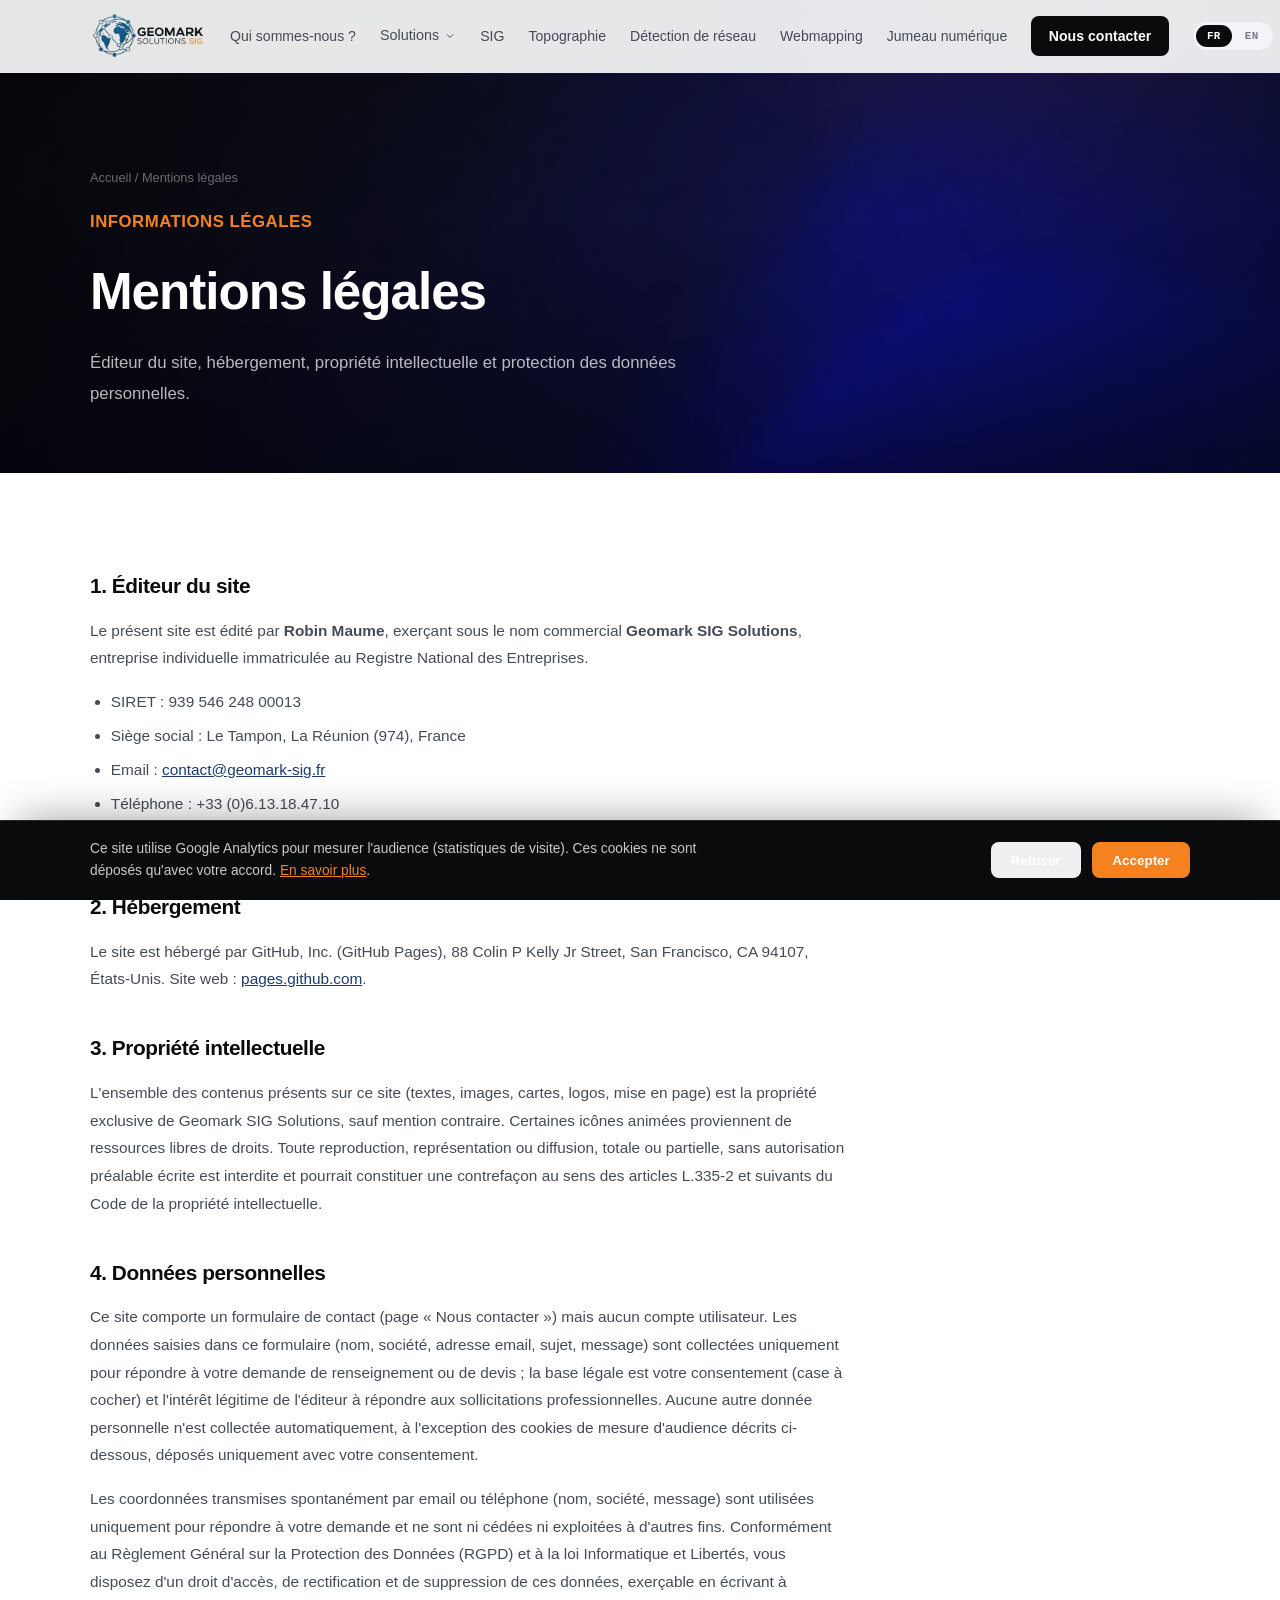
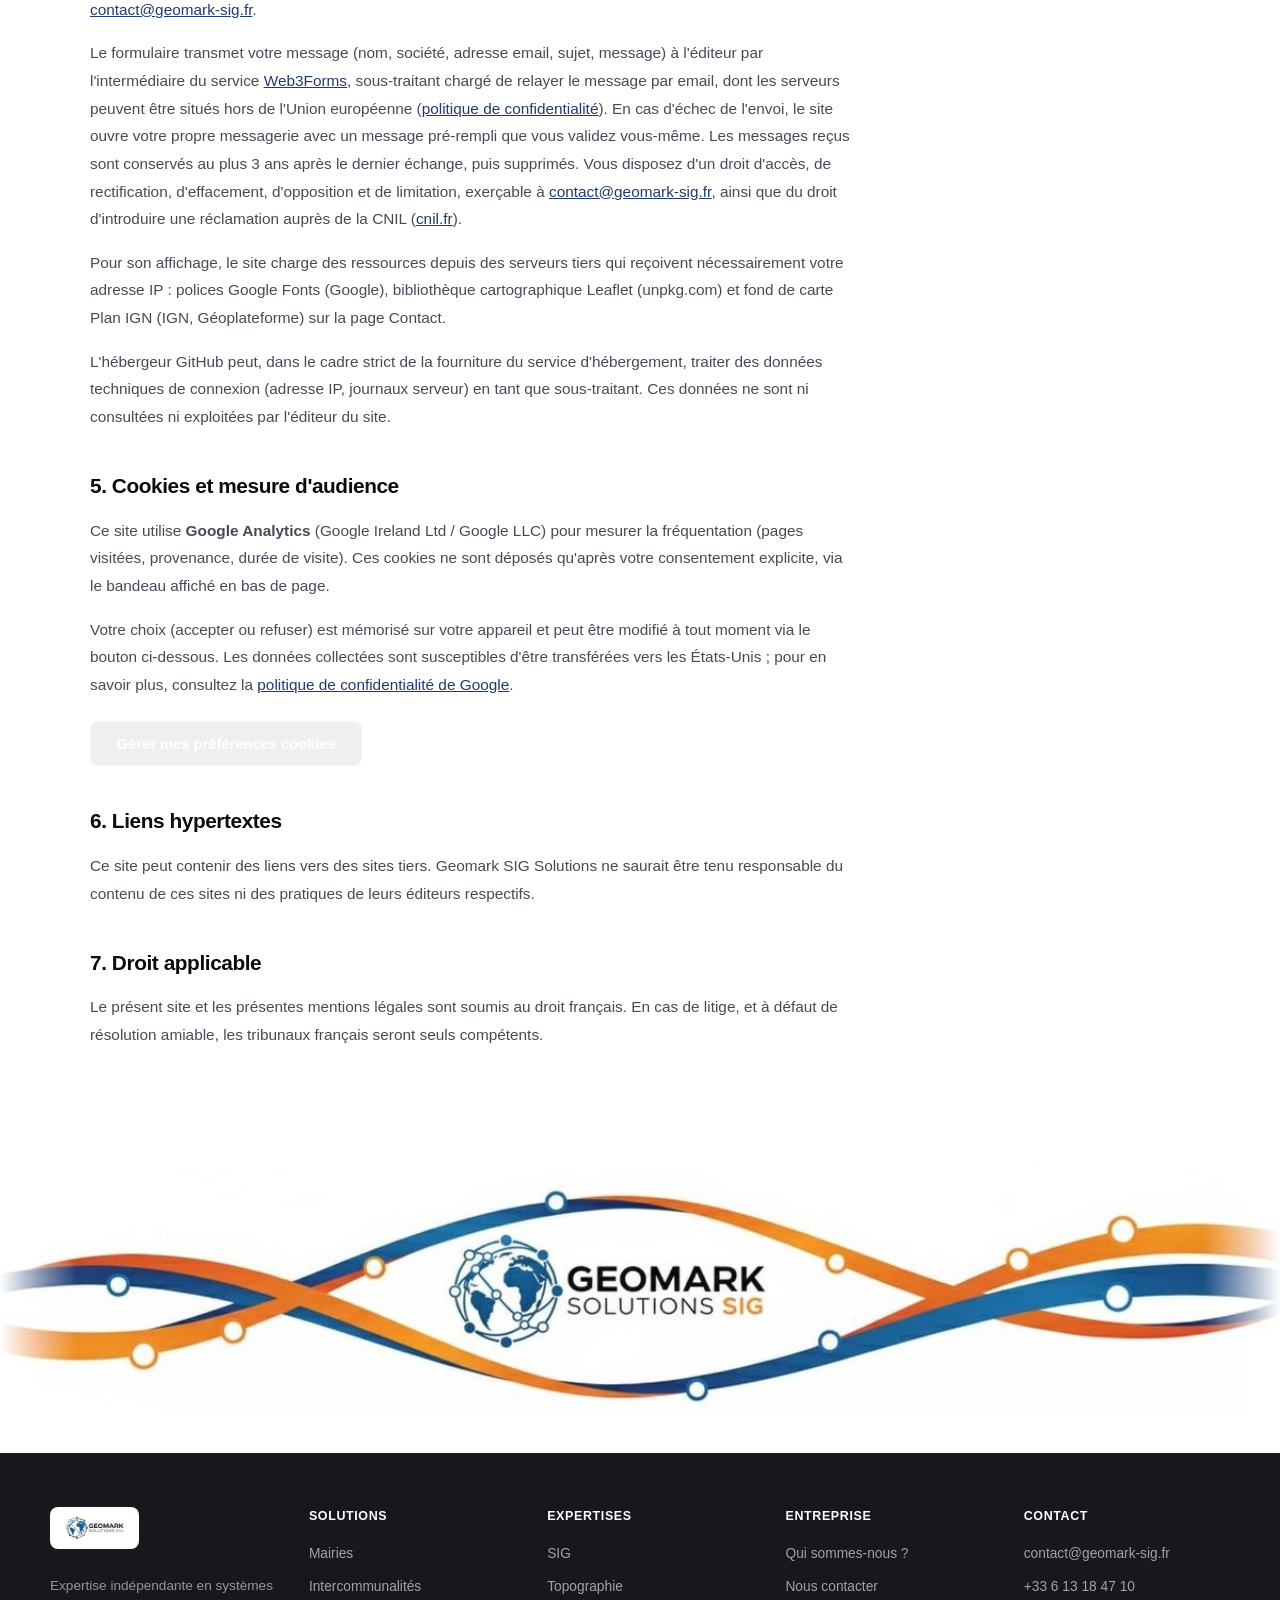
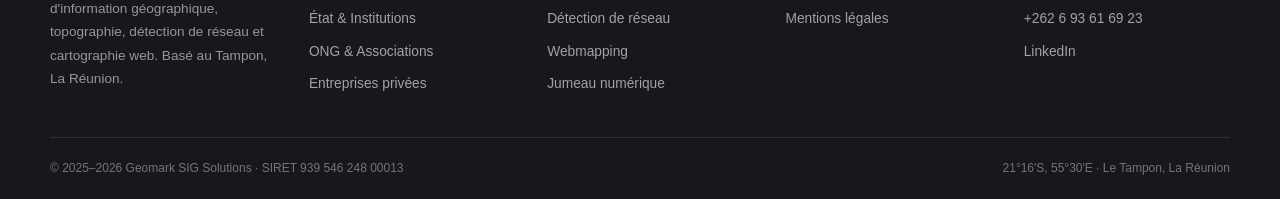
<file: mentions-legales.html>
<!DOCTYPE html>
<html lang="fr">
<head>
<meta charset="UTF-8">
<link rel="icon" type="image/png" href="assets/logo-mark-geomark.png">
<meta name="viewport" content="width=device-width,initial-scale=1.0">
<meta http-equiv="Content-Security-Policy" content="default-src 'self'; script-src 'self' 'unsafe-inline' https://unpkg.com https://www.googletagmanager.com; style-src 'self' 'unsafe-inline' https://fonts.googleapis.com https://unpkg.com; font-src 'self' https://fonts.gstatic.com; img-src 'self' data: https://data.geopf.fr https://unpkg.com https://*.google-analytics.com https://*.googletagmanager.com; media-src 'self'; connect-src 'self' https://api.web3forms.com https://*.google-analytics.com https://*.analytics.google.com https://*.googletagmanager.com; object-src 'none'; base-uri 'self'; form-action 'self' https://api.web3forms.com; frame-src 'none'">
<meta name="referrer" content="strict-origin-when-cross-origin">
<link rel="canonical" href="https://geomark-sig.fr/mentions-legales.html">
<meta property="og:site_name" content="Geomark SIG">
<meta property="og:image" content="https://geomark-sig.fr/assets/images/og-image.png">
<meta name="twitter:card" content="summary_large_image">
<meta name="twitter:image" content="https://geomark-sig.fr/assets/images/og-image.png">
<title>Mentions légales, Geomark SIG Solutions</title>
<meta name="description" content="Mentions légales du site Geomark SIG Solutions : éditeur, hébergeur, propriété intellectuelle et protection des données.">
<meta name="robots" content="noindex, follow">
<link rel="preconnect" href="https://fonts.googleapis.com">
<link rel="preconnect" href="https://fonts.gstatic.com" crossorigin>
<link href="https://fonts.googleapis.com/css2?family=Inter:wght@400;500;600;700;800&family=IBM+Plex+Mono:wght@500;600&family=Space+Grotesk:wght@500;600;700&display=swap" rel="stylesheet">
<link rel="stylesheet" href="assets/style.css">
<style>
.legal{max-width:760px;}
.legal h2{font-size:1.3rem;font-weight:800;margin:2.4rem 0 .9rem;color:var(--ink);}
.legal h2:first-child{margin-top:0;}
.legal p{color:var(--gray-700);font-size:.96rem;line-height:1.8;margin-bottom:1rem;}
.legal ul{list-style:disc;padding-left:1.3rem;margin-bottom:1rem;}
.legal li{color:var(--gray-700);font-size:.96rem;line-height:1.8;margin-bottom:.4rem;}
.legal a{color:var(--navy);text-decoration:underline;}
</style>
</head>
<body>

<header class="site-hdr" id="hdr">
  <div class="hdr-in">
    <a class="brand" href="index.html"><img src="assets/images/logo-geomark.png" alt="Geomark SIG Solutions"></a>
    <nav class="nav" id="nav">
      <a href="qui-sommes-nous.html" data-i18n="nav_about">Qui sommes-nous ?</a>
      <div class="nav-item-drop">
        <button class="nav-drop-btn" type="button" data-i18n="nav_solutions">Solutions <svg class="nav-caret" viewBox="0 0 24 24" fill="none" stroke="currentColor" stroke-width="2"><path d="m6 9 6 6 6-6"/></svg></button>
        <div class="nav-drop-menu">
          <a href="mairie.html"><svg viewBox="0 0 24 24" fill="none" stroke-width="1.6"><path d="M3 21h18M4 21V10l8-6 8 6v11M9 21v-6h6v6"/></svg><span data-i18n="nav_sol_mairie">Mairies</span></a>
          <a href="intercommunalite.html"><svg viewBox="0 0 24 24" fill="none" stroke-width="1.6"><circle cx="12" cy="5" r="2"/><circle cx="5" cy="19" r="2"/><circle cx="19" cy="19" r="2"/><path d="M12 7v4M12 11 6.5 17M12 11l5.5 6"/></svg><span data-i18n="nav_sol_epci">Intercommunalités</span></a>
          <a href="ecosysteme-etat.html"><svg viewBox="0 0 24 24" fill="none" stroke-width="1.6"><path d="M12 3 4 6v6c0 5 3.5 8 8 9 4.5-1 8-4 8-9V6l-8-3Z"/></svg><span data-i18n="nav_sol_etat">État &amp; Institutions</span></a>
          <a href="ong-associations.html"><svg viewBox="0 0 24 24" fill="none" stroke-width="1.6"><path d="M8 11a3 3 0 1 0 0-6 3 3 0 0 0 0 6Z"/><path d="M2 20c0-3 2.5-5.5 6-5.5s6 2.5 6 5.5"/><path d="M16 11a3 3 0 1 0 0-6"/><path d="M14.5 14.5c2.8.3 4.5 2.5 4.5 5.5"/></svg><span data-i18n="nav_sol_ong">ONG &amp; Associations</span></a>
          <a href="prive.html"><svg viewBox="0 0 24 24" fill="none" stroke-width="1.6"><rect x="3" y="8" width="18" height="12" rx="2"/><path d="M8 8V6a2 2 0 0 1 2-2h4a2 2 0 0 1 2 2v2M3 13h18"/></svg><span data-i18n="nav_sol_prive">Entreprises privées</span></a>
        </div>
      </div>
      <a href="sig.html" data-i18n="nav_sig">SIG</a>
      <a href="topographie.html" data-i18n="nav_topo">Topographie</a>
      <a href="detection-reseau.html" data-i18n="nav_detection">Détection de réseau</a>
      <a href="webmapping.html" data-i18n="nav_webmapping">Webmapping</a>
      <a href="jumeau-numerique.html" data-i18n="nav_twin">Jumeau numérique</a>
      <a href="contact.html" class="btn-nav" data-i18n="nav_contact">Nous contacter</a>
    </nav>
    <div class="hdr-right">
      <div class="langsw"><button data-lang="fr" class="active">FR</button><button data-lang="en">EN</button></div>
      <button class="nav-toggle" id="navToggle" aria-label="Menu"><svg viewBox="0 0 24 24" fill="none" stroke="currentColor" stroke-width="1.8" stroke-linecap="round"><path d="M4 6h16M4 12h16M4 18h16"/></svg></button>
    </div>
  </div>
</header>

<section class="phero">
  <div class="wrap">
    <div class="breadcrumb"><a href="index.html" data-i18n="bc_home">Accueil</a> / <span data-i18n="h1">Mentions légales</span></div>
    <span class="eyebrow" data-i18n="eyebrow">Informations légales</span>
    <h1 data-i18n="h1">Mentions légales</h1>
    <p class="lead" data-i18n="lead">Éditeur du site, hébergement, propriété intellectuelle et protection des données personnelles.</p>
  </div>
</section>

<section class="sec">
  <div class="wrap">
    <div class="legal reveal">

      <h2 data-i18n="s1_h">1. Éditeur du site</h2>
      <p data-i18n="s1_p1">Le présent site est édité par <strong>Robin Maume</strong>, exerçant sous le nom commercial <strong>Geomark SIG Solutions</strong>, entreprise individuelle immatriculée au Registre National des Entreprises.</p>
      <ul>
        <li data-i18n="s1_l1">SIRET : 939 546 248 00013</li>
        <li data-i18n="s1_l2">Siège social : Le Tampon, La Réunion (974), France</li>
        <li data-i18n="s1_l3">Email : <a href="mailto:contact@geomark-sig.fr">contact@geomark-sig.fr</a></li>
        <li data-i18n="s1_l4">Téléphone : +33 (0)6.13.18.47.10</li>
        <li data-i18n="s1_l5">Directeur de la publication : Robin Maume</li>
      </ul>

      <h2 data-i18n="s2_h">2. Hébergement</h2>
      <p data-i18n="s2_p1">Le site est hébergé par GitHub, Inc. (GitHub Pages), 88 Colin P Kelly Jr Street, San Francisco, CA 94107, États-Unis. Site web : <a href="https://pages.github.com" target="_blank" rel="noopener">pages.github.com</a>.</p>

      <h2 data-i18n="s3_h">3. Propriété intellectuelle</h2>
      <p data-i18n="s3_p1">L'ensemble des contenus présents sur ce site (textes, images, cartes, logos, mise en page) est la propriété exclusive de Geomark SIG Solutions, sauf mention contraire. Certaines icônes animées proviennent de ressources libres de droits. Toute reproduction, représentation ou diffusion, totale ou partielle, sans autorisation préalable écrite est interdite et pourrait constituer une contrefaçon au sens des articles L.335-2 et suivants du Code de la propriété intellectuelle.</p>

      <h2 id="donnees" data-i18n="s4_h">4. Données personnelles</h2>
      <p data-i18n="s4_p1">Ce site comporte un formulaire de contact (page « Nous contacter ») mais aucun compte utilisateur. Les données saisies dans ce formulaire (nom, société, adresse email, sujet, message) sont collectées uniquement pour répondre à votre demande de renseignement ou de devis ; la base légale est votre consentement (case à cocher) et l'intérêt légitime de l'éditeur à répondre aux sollicitations professionnelles. Aucune autre donnée personnelle n'est collectée automatiquement, à l'exception des cookies de mesure d'audience décrits ci-dessous, déposés uniquement avec votre consentement.</p>
      <p data-i18n="s4_p2">Les coordonnées transmises spontanément par email ou téléphone (nom, société, message) sont utilisées uniquement pour répondre à votre demande et ne sont ni cédées ni exploitées à d'autres fins. Conformément au Règlement Général sur la Protection des Données (RGPD) et à la loi Informatique et Libertés, vous disposez d'un droit d'accès, de rectification et de suppression de ces données, exerçable en écrivant à <a href="mailto:contact@geomark-sig.fr">contact@geomark-sig.fr</a>.</p>
      <p data-i18n="s4_p4">Le formulaire transmet votre message (nom, société, adresse email, sujet, message) à l'éditeur par l'intermédiaire du service <a href="https://web3forms.com" target="_blank" rel="noopener">Web3Forms</a>, sous-traitant chargé de relayer le message par email, dont les serveurs peuvent être situés hors de l'Union européenne (<a href="https://web3forms.com/privacy" target="_blank" rel="noopener">politique de confidentialité</a>). En cas d'échec de l'envoi, le site ouvre votre propre messagerie avec un message pré-rempli que vous validez vous-même. Les messages reçus sont conservés au plus 3 ans après le dernier échange, puis supprimés. Vous disposez d'un droit d'accès, de rectification, d'effacement, d'opposition et de limitation, exerçable à <a href="mailto:contact@geomark-sig.fr">contact@geomark-sig.fr</a>, ainsi que du droit d'introduire une réclamation auprès de la CNIL (<a href="https://www.cnil.fr" target="_blank" rel="noopener">cnil.fr</a>).</p>
      <p data-i18n="s4_p5">Pour son affichage, le site charge des ressources depuis des serveurs tiers qui reçoivent nécessairement votre adresse IP : polices Google Fonts (Google), bibliothèque cartographique Leaflet (unpkg.com) et fond de carte Plan IGN (IGN, Géoplateforme) sur la page Contact.</p>
      <p data-i18n="s4_p3">L'hébergeur GitHub peut, dans le cadre strict de la fourniture du service d'hébergement, traiter des données techniques de connexion (adresse IP, journaux serveur) en tant que sous-traitant. Ces données ne sont ni consultées ni exploitées par l'éditeur du site.</p>

      <h2 id="cookies" data-i18n="s4b_h">5. Cookies et mesure d'audience</h2>
      <p data-i18n="s4b_p1">Ce site utilise <strong>Google Analytics</strong> (Google Ireland Ltd / Google LLC) pour mesurer la fréquentation (pages visitées, provenance, durée de visite). Ces cookies ne sont déposés qu'après votre consentement explicite, via le bandeau affiché en bas de page.</p>
      <p data-i18n="s4b_p2">Votre choix (accepter ou refuser) est mémorisé sur votre appareil et peut être modifié à tout moment via le bouton ci-dessous. Les données collectées sont susceptibles d'être transférées vers les États-Unis ; pour en savoir plus, consultez la <a href="https://policies.google.com/privacy" target="_blank" rel="noopener">politique de confidentialité de Google</a>.</p>
      <button type="button" class="btn btn-outline-l" style="margin-top:.4rem;" onclick="window.gmOpenCookieBanner && window.gmOpenCookieBanner()" data-i18n="s4b_btn">Gérer mes préférences cookies</button>

      <h2 data-i18n="s5_h">6. Liens hypertextes</h2>
      <p data-i18n="s5_p1">Ce site peut contenir des liens vers des sites tiers. Geomark SIG Solutions ne saurait être tenu responsable du contenu de ces sites ni des pratiques de leurs éditeurs respectifs.</p>

      <h2 data-i18n="s6_h">7. Droit applicable</h2>
      <p data-i18n="s6_p1">Le présent site et les présentes mentions légales sont soumis au droit français. En cas de litige, et à défaut de résolution amiable, les tribunaux français seront seuls compétents.</p>

    </div>
  </div>
</section>

<section class="ribbon-band">
  <img class="ribbon-img" src="assets/images/ribbon-band.jpg" alt="Geomark SIG Solutions">
</section>

<footer class="ftr">
  <div class="wrap ftr-in">
    <div>
      <div class="ftr-brand"><img src="assets/images/logo-geomark.png" alt="Geomark"></div>
      <p class="ftr-desc" data-i18n="ftr_desc">Expertise indépendante en systèmes d'information géographique, topographie, détection de réseau et cartographie web. Basé au Tampon, La Réunion.</p>
    </div>
    <div class="ftr-col">
      <div class="ftr-h" data-i18n="ftr_h_solutions">Solutions</div>
      <a href="mairie.html" data-i18n="nav_sol_mairie">Mairies</a>
      <a href="intercommunalite.html" data-i18n="nav_sol_epci">Intercommunalités</a>
      <a href="ecosysteme-etat.html" data-i18n="nav_sol_etat">État &amp; Institutions</a>
      <a href="ong-associations.html" data-i18n="nav_sol_ong">ONG &amp; Associations</a>
      <a href="prive.html" data-i18n="nav_sol_prive">Entreprises privées</a>
    </div>
    <div class="ftr-col">
      <div class="ftr-h" data-i18n="ftr_h_expertise">Expertises</div>
      <a href="sig.html" data-i18n="nav_sig">SIG</a>
      <a href="topographie.html" data-i18n="nav_topo">Topographie</a>
      <a href="detection-reseau.html" data-i18n="nav_detection">Détection de réseau</a>
      <a href="webmapping.html" data-i18n="nav_webmapping">Webmapping</a>
      <a href="jumeau-numerique.html" data-i18n="nav_twin">Jumeau numérique</a>
    </div>
    <div class="ftr-col">
      <div class="ftr-h" data-i18n="ftr_h_company">Entreprise</div>
      <a href="qui-sommes-nous.html" data-i18n="nav_about">Qui sommes-nous ?</a>
      <a href="contact.html" data-i18n="nav_contact">Nous contacter</a>
      <a href="mentions-legales.html" class="active" data-i18n="nav_legal">Mentions légales</a>
    </div>
    <div class="ftr-col">
      <div class="ftr-h" data-i18n="ftr_h_contact">Contact</div>
      <a href="mailto:contact@geomark-sig.fr">contact@geomark-sig.fr</a>
      <a href="tel:+33613184710">+33 6 13 18 47 10</a>
      <a href="tel:+262693616923">+262 6 93 61 69 23</a>
      <a href="https://www.linkedin.com/company/geomark-sig/" target="_blank">LinkedIn</a>
    </div>
  </div>
  <div class="wrap ftr-bottom">
    <span data-i18n="ftr_copy">© 2025–2026 Geomark SIG Solutions · SIRET 939 546 248 00013</span>
    <span>21°16'S, 55°30'E · Le Tampon, La Réunion</span>
  </div>
</footer>

<script>
window.I18N = {
  fr: {
    nav_about:"Qui sommes-nous ?", nav_sig:"SIG", nav_topo:"Topographie", nav_detection:"Détection de réseau", nav_webmapping:"Webmapping", nav_twin:"Jumeau numérique", nav_contact:"Nous contacter", nav_legal:"Mentions légales",
    nav_solutions:"Solutions", nav_sol_mairie:"Mairies", nav_sol_epci:"Intercommunalités", nav_sol_etat:"État &amp; Institutions", nav_sol_ong:"ONG &amp; Associations", nav_sol_prive:"Entreprises privées", ftr_h_solutions:"Solutions",
    bc_home:"Accueil", eyebrow:"Informations légales",
    h1:"Mentions légales",
    lead:"Éditeur du site, hébergement, propriété intellectuelle et protection des données personnelles.",
    s1_h:"1. Éditeur du site",
    s1_p1:'Le présent site est édité par <strong>Robin Maume</strong>, exerçant sous le nom commercial <strong>Geomark SIG Solutions</strong>, entreprise individuelle immatriculée au Registre National des Entreprises.',
    s1_l1:"SIRET : 939 546 248 00013", s1_l2:"Siège social : Le Tampon, La Réunion (974), France",
    s1_l3:'Email : <a href="mailto:contact@geomark-sig.fr">contact@geomark-sig.fr</a>',
    s1_l4:"Téléphone : +33 (0)6.13.18.47.10", s1_l5:"Directeur de la publication : Robin Maume",
    s2_h:"2. Hébergement",
    s2_p1:'Le site est hébergé par GitHub, Inc. (GitHub Pages), 88 Colin P Kelly Jr Street, San Francisco, CA 94107, États-Unis. Site web : <a href="https://pages.github.com" target="_blank" rel="noopener">pages.github.com</a>.',
    s3_h:"3. Propriété intellectuelle",
    s3_p1:"L'ensemble des contenus présents sur ce site (textes, images, cartes, logos, mise en page) est la propriété exclusive de Geomark SIG Solutions, sauf mention contraire. Certaines icônes animées proviennent de ressources libres de droits. Toute reproduction, représentation ou diffusion, totale ou partielle, sans autorisation préalable écrite est interdite et pourrait constituer une contrefaçon au sens des articles L.335-2 et suivants du Code de la propriété intellectuelle.",
    s4_h:"4. Données personnelles",
    s4_p1:"Ce site comporte un formulaire de contact (page « Nous contacter ») mais aucun compte utilisateur. Les données saisies dans ce formulaire (nom, société, adresse email, sujet, message) sont collectées uniquement pour répondre à votre demande de renseignement ou de devis ; la base légale est votre consentement (case à cocher) et l'intérêt légitime de l'éditeur à répondre aux sollicitations professionnelles. Aucune autre donnée personnelle n'est collectée automatiquement, à l'exception des cookies de mesure d'audience décrits ci-dessous, déposés uniquement avec votre consentement.",
    s4_p2:'Les coordonnées transmises spontanément par email ou téléphone (nom, société, message) sont utilisées uniquement pour répondre à votre demande et ne sont ni cédées ni exploitées à d\'autres fins. Conformément au Règlement Général sur la Protection des Données (RGPD) et à la loi Informatique et Libertés, vous disposez d\'un droit d\'accès, de rectification et de suppression de ces données, exerçable en écrivant à <a href="mailto:contact@geomark-sig.fr">contact@geomark-sig.fr</a>.',
    s4_p4:'Le formulaire transmet votre message (nom, société, adresse email, sujet, message) à l'éditeur par l'intermédiaire du service <a href="https://web3forms.com" target="_blank" rel="noopener">Web3Forms</a>, sous-traitant chargé de relayer le message par email, dont les serveurs peuvent être situés hors de l'Union européenne (<a href="https://web3forms.com/privacy" target="_blank" rel="noopener">politique de confidentialité</a>). En cas d'échec de l'envoi, le site ouvre votre propre messagerie avec un message pré-rempli que vous validez vous-même. Les messages reçus sont conservés au plus 3 ans après le dernier échange, puis supprimés. Vous disposez d\'un droit d\'accès, de rectification, d\'effacement, d\'opposition et de limitation, exerçable à <a href="mailto:contact@geomark-sig.fr">contact@geomark-sig.fr</a>, ainsi que du droit d\'introduire une réclamation auprès de la CNIL (<a href="https://www.cnil.fr" target="_blank" rel="noopener">cnil.fr</a>).',
    s4_p5:'Pour son affichage, le site charge des ressources depuis des serveurs tiers qui reçoivent nécessairement votre adresse IP : polices Google Fonts (Google), bibliothèque cartographique Leaflet (unpkg.com) et fond de carte Plan IGN (IGN, Géoplateforme) sur la page Contact.',
    s4_p3:"L'hébergeur GitHub peut, dans le cadre strict de la fourniture du service d'hébergement, traiter des données techniques de connexion (adresse IP, journaux serveur) en tant que sous-traitant. Ces données ne sont ni consultées ni exploitées par l'éditeur du site.",
    s4b_h:"5. Cookies et mesure d'audience",
    s4b_p1:'Ce site utilise <strong>Google Analytics</strong> (Google Ireland Ltd / Google LLC) pour mesurer la fréquentation (pages visitées, provenance, durée de visite). Ces cookies ne sont déposés qu\'après votre consentement explicite, via le bandeau affiché en bas de page.',
    s4b_p2:'Votre choix (accepter ou refuser) est mémorisé sur votre appareil et peut être modifié à tout moment via le bouton ci-dessous. Les données collectées sont susceptibles d\'être transférées vers les États-Unis ; pour en savoir plus, consultez la <a href="https://policies.google.com/privacy" target="_blank" rel="noopener">politique de confidentialité de Google</a>.',
    s4b_btn:"Gérer mes préférences cookies",
    s5_h:"6. Liens hypertextes",
    s5_p1:"Ce site peut contenir des liens vers des sites tiers. Geomark SIG Solutions ne saurait être tenu responsable du contenu de ces sites ni des pratiques de leurs éditeurs respectifs.",
    s6_h:"7. Droit applicable",
    s6_p1:"Le présent site et les présentes mentions légales sont soumis au droit français. En cas de litige, et à défaut de résolution amiable, les tribunaux français seront seuls compétents.",
    ftr_desc:"Expertise indépendante en systèmes d'information géographique, topographie, détection de réseau et cartographie web. Basé au Tampon, La Réunion.",
    ftr_h_expertise:"Expertises", ftr_h_company:"Entreprise", ftr_h_contact:"Contact",
    ftr_copy:"© 2025–2026 Geomark SIG Solutions · SIRET 939 546 248 00013"
  },
  en: {
    nav_about:"About us", nav_sig:"GIS", nav_topo:"Land Surveying", nav_detection:"Network Detection", nav_webmapping:"Web Mapping", nav_twin:"Digital twin", nav_contact:"Contact us", nav_legal:"Legal notice",
    nav_solutions:"Solutions", nav_sol_mairie:"Municipalities", nav_sol_epci:"Inter-municipal bodies", nav_sol_etat:"State &amp; Institutions", nav_sol_ong:"NGOs &amp; Associations", nav_sol_prive:"Private companies", ftr_h_solutions:"Solutions",
    bc_home:"Home", eyebrow:"Legal information",
    h1:"Legal notice",
    lead:"Site publisher, hosting, intellectual property and personal data protection.",
    s1_h:"1. Site publisher",
    s1_p1:'This site is published by <strong>Robin Maume</strong>, trading as <strong>Geomark SIG Solutions</strong>, a sole proprietorship registered with the French National Business Registry.',
    s1_l1:"SIRET: 939 546 248 00013", s1_l2:"Registered address: Le Tampon, Réunion Island (974), France",
    s1_l3:'Email: <a href="mailto:contact@geomark-sig.fr">contact@geomark-sig.fr</a>',
    s1_l4:"Phone: +33 (0)6.13.18.47.10", s1_l5:"Publication director: Robin Maume",
    s2_h:"2. Hosting",
    s2_p1:'This site is hosted by GitHub, Inc. (GitHub Pages), 88 Colin P Kelly Jr Street, San Francisco, CA 94107, USA. Website: <a href="https://pages.github.com" target="_blank" rel="noopener">pages.github.com</a>.',
    s3_h:"3. Intellectual property",
    s3_p1:"All content on this site (text, images, maps, logos, layout) is the exclusive property of Geomark SIG Solutions, unless otherwise stated. Some animated icons come from royalty-free resources. Any reproduction, representation or distribution, in whole or in part, without prior written authorisation is prohibited and may constitute an infringement under the French Intellectual Property Code.",
    s4_h:"4. Personal data",
    s4_p1:"This site includes a contact form (the Contact page) but no user account. The data entered in this form (name, company, email address, subject, message) is collected solely to answer your enquiry or quote request; the legal basis is your consent (checkbox) and the publisher's legitimate interest in answering professional enquiries. No other personal data is collected automatically, except for the audience-measurement cookies described below, which are only set with your consent.",
    s4_p2:'Contact details voluntarily shared by email or phone (name, company, message) are used solely to respond to your request and are never transferred or used for other purposes. In accordance with the GDPR and French data protection law, you have the right to access, correct and delete this data by writing to <a href="mailto:contact@geomark-sig.fr">contact@geomark-sig.fr</a>.',
    s4_p4:'The form sends your message (name, company, email address, subject, message) to the publisher through the <a href="https://web3forms.com" target="_blank" rel="noopener">Web3Forms</a> service, a processor that relays the message by email and whose servers may be located outside the European Union (<a href="https://web3forms.com/privacy" target="_blank" rel="noopener">privacy policy</a>). If sending fails, the site opens your own email application with a pre-filled message that you validate yourself. Messages received are kept for a maximum of 3 years after the last exchange, then deleted. You have the right of access, rectification, erasure, objection and restriction, which you can exercise at <a href="mailto:contact@geomark-sig.fr">contact@geomark-sig.fr</a>, as well as the right to lodge a complaint with the CNIL (<a href="https://www.cnil.fr" target="_blank" rel="noopener">cnil.fr</a>).',
    s4_p5:'To be displayed, the site loads resources from third-party servers, which necessarily receive your IP address: Google Fonts (Google), the Leaflet mapping library (unpkg.com) and the Plan IGN base map (IGN, Géoplateforme) on the Contact page.',
    s4_p3:"As part of providing the hosting service, GitHub may process technical connection data (IP address, server logs) as a data processor. This data is neither accessed nor used by the site publisher.",
    s4b_h:"5. Cookies and audience measurement",
    s4b_p1:'This site uses <strong>Google Analytics</strong> (Google Ireland Ltd / Google LLC) to measure audience (pages visited, referral source, visit duration). These cookies are only set after your explicit consent, via the banner shown at the bottom of the page.',
    s4b_p2:'Your choice (accept or decline) is stored on your device and can be changed at any time using the button below. Collected data may be transferred to the United States; for more information, see Google\'s <a href="https://policies.google.com/privacy" target="_blank" rel="noopener">privacy policy</a>.',
    s4b_btn:"Manage my cookie preferences",
    s5_h:"6. Hyperlinks",
    s5_p1:"This site may contain links to third-party sites. Geomark SIG Solutions cannot be held responsible for the content of these sites or the practices of their respective publishers.",
    s6_h:"7. Governing law",
    s6_p1:"This site and this legal notice are governed by French law. In the event of a dispute, and failing an amicable resolution, French courts shall have sole jurisdiction.",
    ftr_desc:"Independent expertise in geographic information systems, land surveying, network detection and web mapping. Based in Le Tampon, Réunion Island.",
    ftr_h_expertise:"Expertise", ftr_h_company:"Company", ftr_h_contact:"Contact",
    ftr_copy:"© 2025–2026 Geomark SIG Solutions · SIRET 939 546 248 00013"
  }
};
</script>
<script src="assets/main.js"></script>
</body>
</html>
</file>
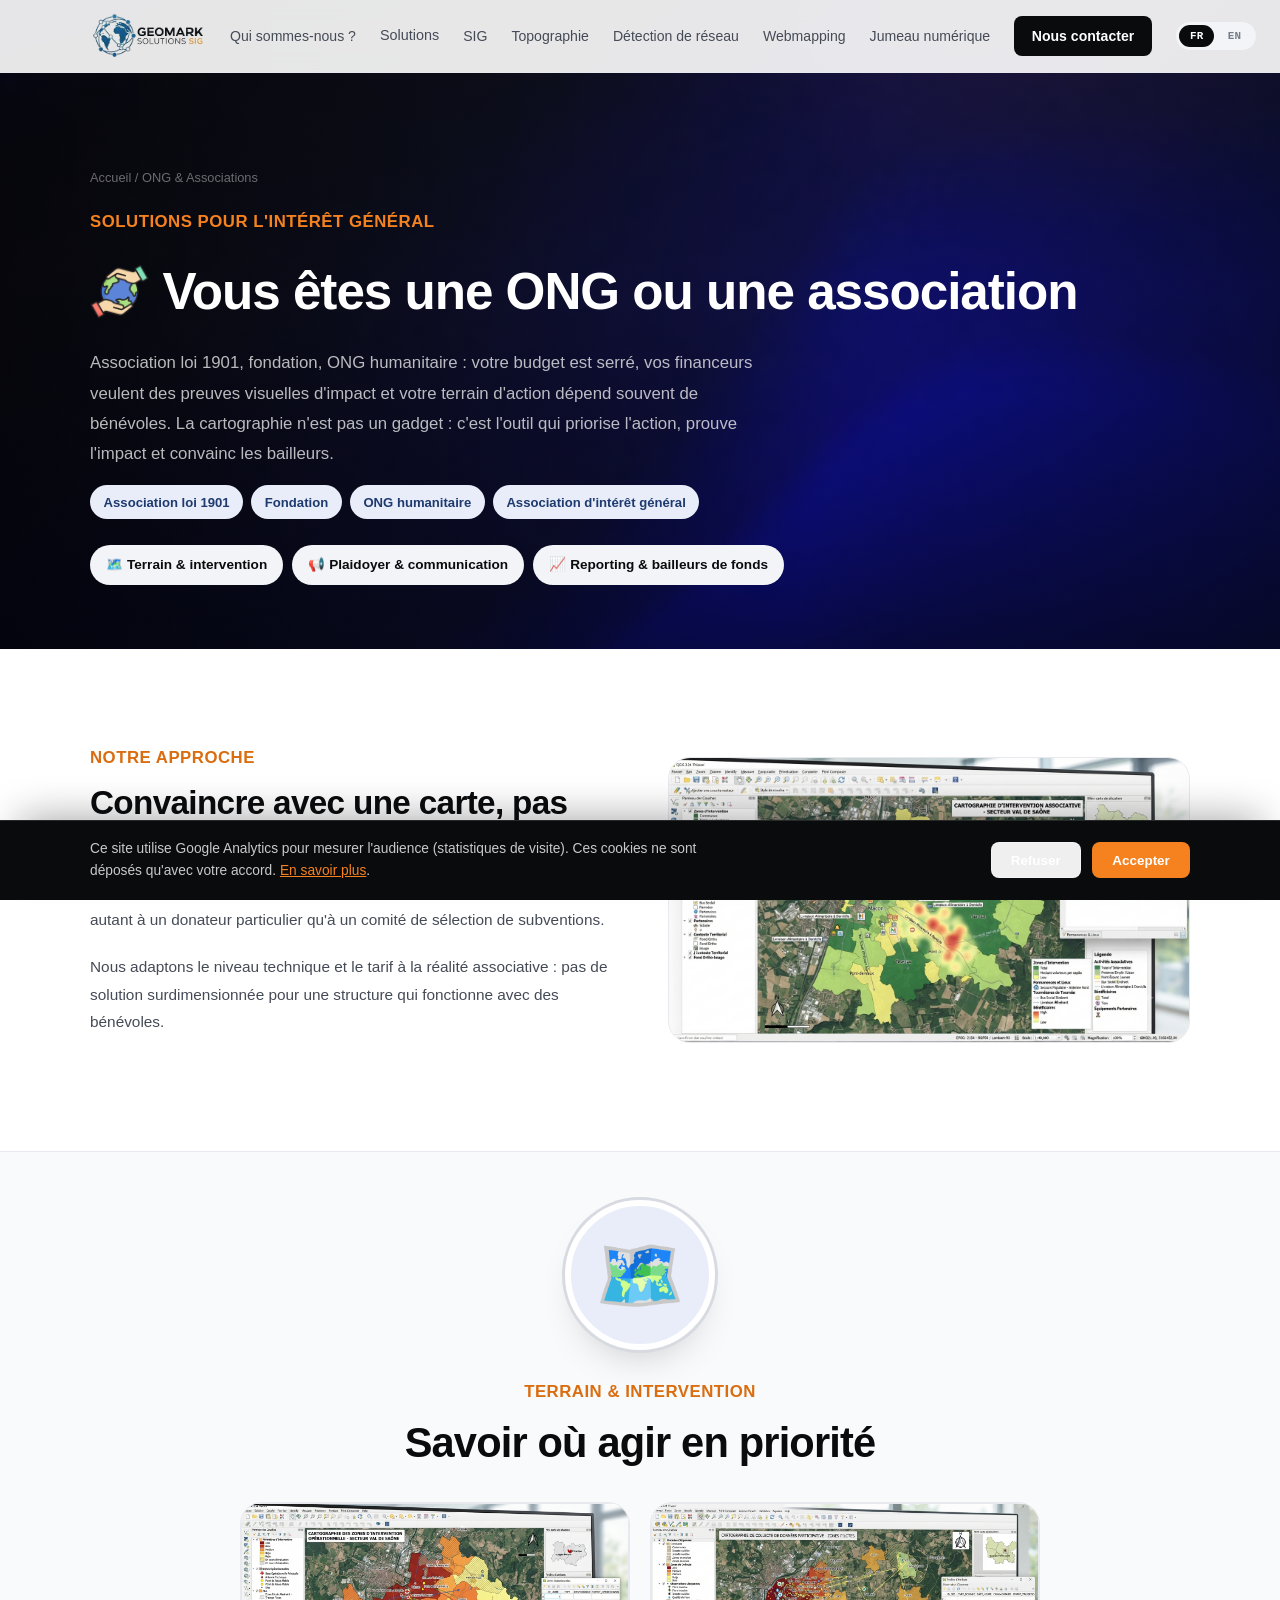
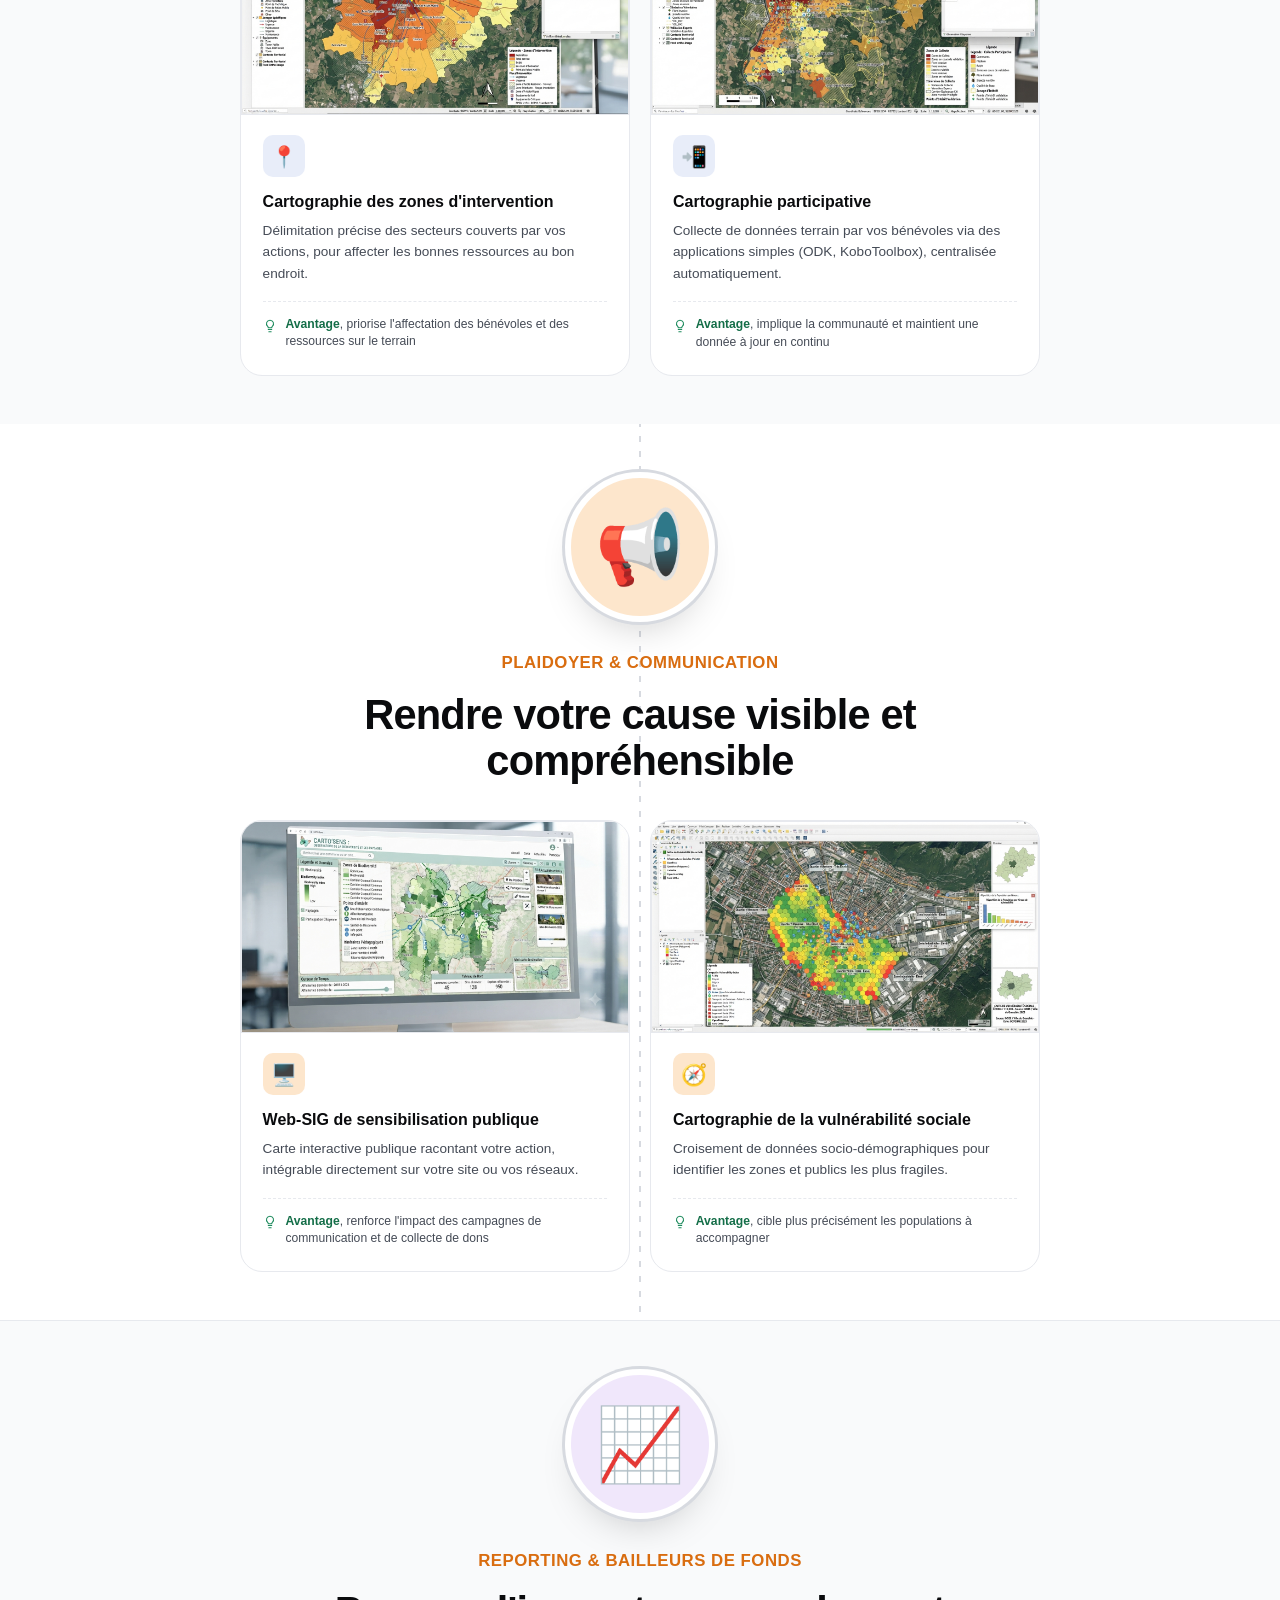
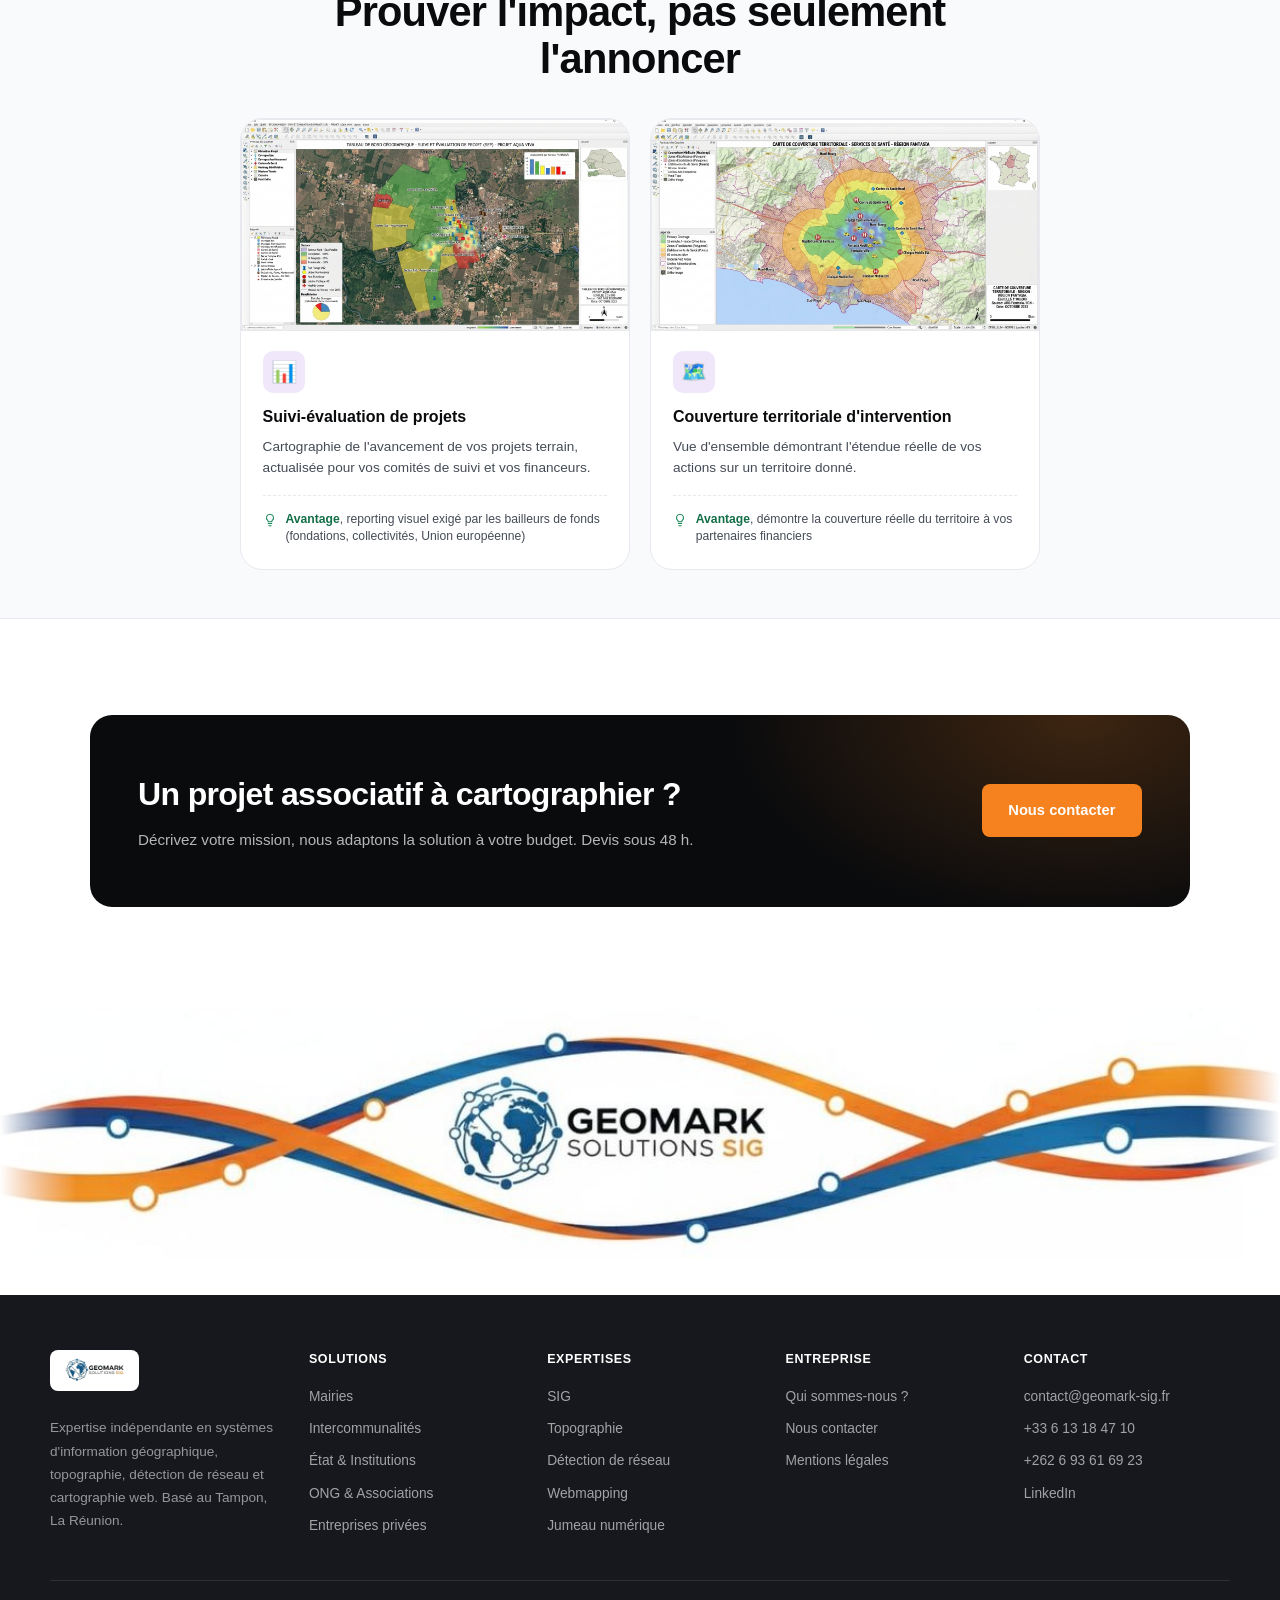
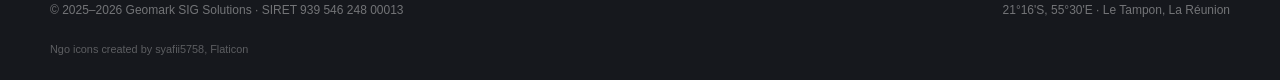
<file: ong-associations.html>
<!DOCTYPE html>
<html lang="fr">
<head>
<meta charset="UTF-8">
<link rel="icon" type="image/png" href="assets/logo-mark-geomark.png">
<meta name="viewport" content="width=device-width,initial-scale=1.0">
<meta http-equiv="Content-Security-Policy" content="default-src 'self'; script-src 'self' 'unsafe-inline' https://unpkg.com https://www.googletagmanager.com; style-src 'self' 'unsafe-inline' https://fonts.googleapis.com https://unpkg.com; font-src 'self' https://fonts.gstatic.com; img-src 'self' data: https://data.geopf.fr https://unpkg.com https://*.google-analytics.com https://*.googletagmanager.com; media-src 'self'; connect-src 'self' https://api.web3forms.com https://*.google-analytics.com https://*.analytics.google.com https://*.googletagmanager.com; object-src 'none'; base-uri 'self'; form-action 'self' https://api.web3forms.com; frame-src 'none'">
<meta name="referrer" content="strict-origin-when-cross-origin">
<link rel="canonical" href="https://geomark-sig.fr/ong-associations.html">
<meta property="og:site_name" content="Geomark SIG">
<meta property="og:image" content="https://geomark-sig.fr/assets/images/og-image.png">
<meta name="twitter:card" content="summary_large_image">
<meta name="twitter:image" content="https://geomark-sig.fr/assets/images/og-image.png">
<title>Solutions SIG pour les ONG &amp; Associations · Geomark SIG Solutions</title>
<meta name="description" content="Cartographie de zones d'intervention, cartographie participative, reporting bailleurs de fonds : les traitements géographiques utiles aux ONG, associations et fondations, par Geomark SIG Solutions.">
<link rel="preconnect" href="https://fonts.googleapis.com">
<link rel="preconnect" href="https://fonts.gstatic.com" crossorigin>
<link href="https://fonts.googleapis.com/css2?family=Inter:wght@400;500;600;700;800&family=IBM+Plex+Mono:wght@500;600&family=Space+Grotesk:wght@500;600;700&display=swap" rel="stylesheet">
<link rel="stylesheet" href="assets/style.css">
</head>
<body>

<header class="site-hdr" id="hdr">
  <div class="hdr-in">
    <a class="brand" href="index.html"><img src="assets/images/logo-geomark.png" alt="Geomark SIG Solutions"></a>
    <nav class="nav" id="nav">
      <a href="qui-sommes-nous.html" data-i18n="nav_about">Qui sommes-nous ?</a>
      <div class="nav-item-drop">
        <button class="nav-drop-btn" type="button" data-i18n="nav_solutions">Solutions <svg class="nav-caret" viewBox="0 0 24 24" fill="none" stroke="currentColor" stroke-width="2"><path d="m6 9 6 6 6-6"/></svg></button>
        <div class="nav-drop-menu">
          <a href="mairie.html"><svg viewBox="0 0 24 24" fill="none" stroke-width="1.6"><path d="M3 21h18M4 21V10l8-6 8 6v11M9 21v-6h6v6"/></svg><span data-i18n="nav_sol_mairie">Mairies</span></a>
          <a href="intercommunalite.html"><svg viewBox="0 0 24 24" fill="none" stroke-width="1.6"><circle cx="12" cy="5" r="2"/><circle cx="5" cy="19" r="2"/><circle cx="19" cy="19" r="2"/><path d="M12 7v4M12 11 6.5 17M12 11l5.5 6"/></svg><span data-i18n="nav_sol_epci">Intercommunalités</span></a>
          <a href="ecosysteme-etat.html"><svg viewBox="0 0 24 24" fill="none" stroke-width="1.6"><path d="M12 3 4 6v6c0 5 3.5 8 8 9 4.5-1 8-4 8-9V6l-8-3Z"/></svg><span data-i18n="nav_sol_etat">État &amp; Institutions</span></a>
          <a href="ong-associations.html" class="active"><svg viewBox="0 0 24 24" fill="none" stroke-width="1.6"><path d="M8 11a3 3 0 1 0 0-6 3 3 0 0 0 0 6Z"/><path d="M2 20c0-3 2.5-5.5 6-5.5s6 2.5 6 5.5"/><path d="M16 11a3 3 0 1 0 0-6"/><path d="M14.5 14.5c2.8.3 4.5 2.5 4.5 5.5"/></svg><span data-i18n="nav_sol_ong">ONG &amp; Associations</span></a>
          <a href="prive.html"><svg viewBox="0 0 24 24" fill="none" stroke-width="1.6"><rect x="3" y="8" width="18" height="12" rx="2"/><path d="M8 8V6a2 2 0 0 1 2-2h4a2 2 0 0 1 2 2v2M3 13h18"/></svg><span data-i18n="nav_sol_prive">Entreprises privées</span></a>
        </div>
      </div>
      <a href="sig.html" data-i18n="nav_sig">SIG</a>
      <a href="topographie.html" data-i18n="nav_topo">Topographie</a>
      <a href="detection-reseau.html" data-i18n="nav_detection">Détection de réseau</a>
      <a href="webmapping.html" data-i18n="nav_webmapping">Webmapping</a>
      <a href="jumeau-numerique.html" data-i18n="nav_twin">Jumeau numérique</a>
      <a href="contact.html" class="btn-nav" data-i18n="nav_contact">Nous contacter</a>
    </nav>
    <div class="hdr-right">
      <div class="langsw"><button data-lang="fr" class="active">FR</button><button data-lang="en">EN</button></div>
      <button class="nav-toggle" id="navToggle" aria-label="Menu"><svg viewBox="0 0 24 24" fill="none" stroke="currentColor" stroke-width="1.8" stroke-linecap="round"><path d="M4 6h16M4 12h16M4 18h16"/></svg></button>
    </div>
  </div>
</header>

<section class="phero">
  <div class="wrap">
    <div class="breadcrumb"><a href="index.html" data-i18n="bc_home">Accueil</a> / <span data-i18n="nav_sol_ong">ONG &amp; Associations</span></div>
    <span class="eyebrow" data-i18n="eyebrow">Solutions pour l'intérêt général</span>
    <h1 data-i18n="h1"><span class="h1-ico"><img src="assets/ngo.png" alt="ONG et associations"></span>Vous êtes une ONG ou une association</h1>
    <p class="lead" data-i18n="lead">Association loi 1901, fondation, ONG humanitaire : votre budget est serré, vos financeurs veulent des preuves visuelles d'impact et votre terrain d'action dépend souvent de bénévoles. La cartographie n'est pas un gadget : c'est l'outil qui priorise l'action, prouve l'impact et convainc les bailleurs.</p>
    <div class="chiprow">
      <span class="chip" data-i18n="class1">Association loi 1901</span>
      <span class="chip" data-i18n="class2">Fondation</span>
      <span class="chip" data-i18n="class3">ONG humanitaire</span>
      <span class="chip" data-i18n="class4">Association d'intérêt général</span>
    </div>
    <div class="jumprow">
      <a href="#terrain" data-i18n="jump1">🗺️ Terrain &amp; intervention</a>
      <a href="#plaidoyer" data-i18n="jump2">📢 Plaidoyer &amp; communication</a>
      <a href="#reporting" data-i18n="jump3">📈 Reporting &amp; bailleurs de fonds</a>
    </div>
  </div>
</section>

<section class="sec">
  <div class="wrap">
    <div class="split reveal">
      <div class="split-txt">
        <span class="eyebrow" data-i18n="intro_eyebrow">Notre approche</span>
        <h2 data-i18n="intro_h2">Convaincre avec une carte, pas seulement un tableau</h2>
        <p data-i18n="intro_p1">Un rapport d'activité avec une carte parle plus vite qu'un tableau de chiffres, autant à un donateur particulier qu'à un comité de sélection de subventions.</p>
        <p data-i18n="intro_p2">Nous adaptons le niveau technique et le tarif à la réalité associative : pas de solution surdimensionnée pour une structure qui fonctionne avec des bénévoles.</p>
      </div>
      <div class="split-media"><div class="ph-img auto"><img src="assets/images/asso.png" alt="Carte d'intervention associative, Geomark SIG Solutions"></div></div>
    </div>
  </div>
</section>

<div class="thread">

  <!-- Thème 01, Terrain & intervention -->
  <section class="theme-block sec-line sec-gray" id="terrain">
    <div class="wrap">
      <div class="theme-node ico-blue">🗺️</div>
      <div class="theme-head reveal">
        <span class="eyebrow" data-i18n="t1_eyebrow">Terrain &amp; intervention</span>
        <h2 class="htitle" data-i18n="t1_h2">Savoir où agir en priorité</h2>
      </div>
      <div class="obl-grid c2 reveal">

        <div class="obl-card pv-card">
          <div class="ph-img auto obl-shot"><img src="assets/images/zone.png" alt="Carte des zones d'intervention, Geomark SIG Solutions"></div>
          <div class="obl-body">
            <div class="obl-ico ico-blue emoji-ico">📍</div>
            <h4 data-i18n="o1_1_t">Cartographie des zones d'intervention</h4>
            <p data-i18n="o1_1_d">Délimitation précise des secteurs couverts par vos actions, pour affecter les bonnes ressources au bon endroit.</p>
            <div class="obl-meta">
              <div class="m avantage"><svg viewBox="0 0 24 24"><path d="M9 18h6M10 22h4M12 2a6 6 0 0 0-4 10.5c.6.6 1 1.3 1 2.1V15h6v-.4c0-.8.4-1.5 1-2.1A6 6 0 0 0 12 2Z"/></svg><span data-i18n="o1_1_avantage"><b>Avantage</b>, priorise l'affectation des bénévoles et des ressources sur le terrain</span></div>
            </div>
          </div>
        </div>

        <div class="obl-card pv-card">
          <div class="ph-img auto obl-shot"><img src="assets/images/collecte.png" alt="Collecte de données participative terrain, Geomark SIG Solutions"></div>
          <div class="obl-body">
            <div class="obl-ico ico-blue emoji-ico">📲</div>
            <h4 data-i18n="o1_2_t">Cartographie participative</h4>
            <p data-i18n="o1_2_d">Collecte de données terrain par vos bénévoles via des applications simples (ODK, KoboToolbox), centralisée automatiquement.</p>
            <div class="obl-meta">
              <div class="m avantage"><svg viewBox="0 0 24 24"><path d="M9 18h6M10 22h4M12 2a6 6 0 0 0-4 10.5c.6.6 1 1.3 1 2.1V15h6v-.4c0-.8.4-1.5 1-2.1A6 6 0 0 0 12 2Z"/></svg><span data-i18n="o1_2_avantage"><b>Avantage</b>, implique la communauté et maintient une donnée à jour en continu</span></div>
            </div>
          </div>
        </div>

      </div>
    </div>
  </section>

  <!-- Thème 02, Plaidoyer & communication -->
  <section class="theme-block" id="plaidoyer">
    <div class="wrap">
      <div class="theme-node ico-orange">📢</div>
      <div class="theme-head reveal">
        <span class="eyebrow" data-i18n="t2_eyebrow">Plaidoyer &amp; communication</span>
        <h2 class="htitle" data-i18n="t2_h2">Rendre votre cause visible et compréhensible</h2>
      </div>
      <div class="obl-grid c2 reveal">

        <div class="obl-card pv-card">
          <div class="ph-img auto obl-shot"><img src="assets/images/sensibilisation.png" alt="Web-SIG de sensibilisation publique, Geomark SIG Solutions"></div>
          <div class="obl-body">
            <div class="obl-ico ico-orange emoji-ico">🖥️</div>
            <h4 data-i18n="o2_1_t">Web-SIG de sensibilisation publique</h4>
            <p data-i18n="o2_1_d">Carte interactive publique racontant votre action, intégrable directement sur votre site ou vos réseaux.</p>
            <div class="obl-meta">
              <div class="m avantage"><svg viewBox="0 0 24 24"><path d="M9 18h6M10 22h4M12 2a6 6 0 0 0-4 10.5c.6.6 1 1.3 1 2.1V15h6v-.4c0-.8.4-1.5 1-2.1A6 6 0 0 0 12 2Z"/></svg><span data-i18n="o2_1_avantage"><b>Avantage</b>, renforce l'impact des campagnes de communication et de collecte de dons</span></div>
            </div>
          </div>
        </div>

        <div class="obl-card pv-card">
          <div class="ph-img auto obl-shot"><img src="assets/images/vuln.png" alt="Cartographie de la vulnérabilité sociale, Geomark SIG Solutions"></div>
          <div class="obl-body">
            <div class="obl-ico ico-orange emoji-ico">🧭</div>
            <h4 data-i18n="o2_2_t">Cartographie de la vulnérabilité sociale</h4>
            <p data-i18n="o2_2_d">Croisement de données socio-démographiques pour identifier les zones et publics les plus fragiles.</p>
            <div class="obl-meta">
              <div class="m avantage"><svg viewBox="0 0 24 24"><path d="M9 18h6M10 22h4M12 2a6 6 0 0 0-4 10.5c.6.6 1 1.3 1 2.1V15h6v-.4c0-.8.4-1.5 1-2.1A6 6 0 0 0 12 2Z"/></svg><span data-i18n="o2_2_avantage"><b>Avantage</b>, cible plus précisément les populations à accompagner</span></div>
            </div>
          </div>
        </div>

      </div>
    </div>
  </section>

  <!-- Thème 03, Reporting & bailleurs de fonds -->
  <section class="theme-block sec-line sec-gray" id="reporting">
    <div class="wrap">
      <div class="theme-node ico-purple">📈</div>
      <div class="theme-head reveal">
        <span class="eyebrow" data-i18n="t3_eyebrow">Reporting &amp; bailleurs de fonds</span>
        <h2 class="htitle" data-i18n="t3_h2">Prouver l'impact, pas seulement l'annoncer</h2>
      </div>
      <div class="obl-grid c2 reveal">

        <div class="obl-card pv-card">
          <div class="ph-img auto obl-shot"><img src="assets/images/suivi.png" alt="Suivi-évaluation de projets, Geomark SIG Solutions"></div>
          <div class="obl-body">
            <div class="obl-ico ico-purple emoji-ico">📊</div>
            <h4 data-i18n="o3_1_t">Suivi-évaluation de projets</h4>
            <p data-i18n="o3_1_d">Cartographie de l'avancement de vos projets terrain, actualisée pour vos comités de suivi et vos financeurs.</p>
            <div class="obl-meta">
              <div class="m avantage"><svg viewBox="0 0 24 24"><path d="M9 18h6M10 22h4M12 2a6 6 0 0 0-4 10.5c.6.6 1 1.3 1 2.1V15h6v-.4c0-.8.4-1.5 1-2.1A6 6 0 0 0 12 2Z"/></svg><span data-i18n="o3_1_avantage"><b>Avantage</b>, reporting visuel exigé par les bailleurs de fonds (fondations, collectivités, Union européenne)</span></div>
            </div>
          </div>
        </div>

        <div class="obl-card pv-card">
          <div class="ph-img auto obl-shot"><img src="assets/images/couverture.png" alt="Couverture territoriale d'intervention, Geomark SIG Solutions"></div>
          <div class="obl-body">
            <div class="obl-ico ico-purple emoji-ico">🗺️</div>
            <h4 data-i18n="o3_2_t">Couverture territoriale d'intervention</h4>
            <p data-i18n="o3_2_d">Vue d'ensemble démontrant l'étendue réelle de vos actions sur un territoire donné.</p>
            <div class="obl-meta">
              <div class="m avantage"><svg viewBox="0 0 24 24"><path d="M9 18h6M10 22h4M12 2a6 6 0 0 0-4 10.5c.6.6 1 1.3 1 2.1V15h6v-.4c0-.8.4-1.5 1-2.1A6 6 0 0 0 12 2Z"/></svg><span data-i18n="o3_2_avantage"><b>Avantage</b>, démontre la couverture réelle du territoire à vos partenaires financiers</span></div>
            </div>
          </div>
        </div>

      </div>
    </div>
  </section>

</div>

<section class="sec sec-line">
  <div class="wrap">
    <div class="ctaband reveal">
      <div class="ctaband-tx">
        <h2 data-i18n="cta_title">Un projet associatif à cartographier ?</h2>
        <p data-i18n="cta_sub">Décrivez votre mission, nous adaptons la solution à votre budget. Devis sous 48 h.</p>
      </div>
      <div class="ctaband-btns">
        <a href="contact.html" class="btn btn-orange" data-i18n="cta_btn">Nous contacter</a>
      </div>
    </div>
  </div>
</section>

<section class="ribbon-band">
  <img class="ribbon-img" src="assets/images/ribbon-band.jpg" alt="Geomark SIG Solutions">
</section>

<footer class="ftr">
  <div class="wrap ftr-in">
    <div>
      <div class="ftr-brand"><img src="assets/images/logo-geomark.png" alt="Geomark"></div>
      <p class="ftr-desc" data-i18n="ftr_desc">Expertise indépendante en systèmes d'information géographique, topographie, détection de réseau et cartographie web. Basé au Tampon, La Réunion.</p>
    </div>
    <div class="ftr-col">
      <div class="ftr-h" data-i18n="ftr_h_solutions">Solutions</div>
      <a href="mairie.html" data-i18n="nav_sol_mairie">Mairies</a>
      <a href="intercommunalite.html" data-i18n="nav_sol_epci">Intercommunalités</a>
      <a href="ecosysteme-etat.html" data-i18n="nav_sol_etat">État &amp; Institutions</a>
      <a href="ong-associations.html" data-i18n="nav_sol_ong">ONG &amp; Associations</a>
      <a href="prive.html" data-i18n="nav_sol_prive">Entreprises privées</a>
    </div>
    <div class="ftr-col">
      <div class="ftr-h" data-i18n="ftr_h_expertise">Expertises</div>
      <a href="sig.html" data-i18n="nav_sig">SIG</a>
      <a href="topographie.html" data-i18n="nav_topo">Topographie</a>
      <a href="detection-reseau.html" data-i18n="nav_detection">Détection de réseau</a>
      <a href="webmapping.html" data-i18n="nav_webmapping">Webmapping</a>
      <a href="jumeau-numerique.html" data-i18n="nav_twin">Jumeau numérique</a>
    </div>
    <div class="ftr-col">
      <div class="ftr-h" data-i18n="ftr_h_company">Entreprise</div>
      <a href="qui-sommes-nous.html" data-i18n="nav_about">Qui sommes-nous ?</a>
      <a href="contact.html" data-i18n="nav_contact">Nous contacter</a>
      <a href="mentions-legales.html" data-i18n="nav_legal">Mentions légales</a>
    </div>
    <div class="ftr-col">
      <div class="ftr-h" data-i18n="ftr_h_contact">Contact</div>
      <a href="mailto:contact@geomark-sig.fr">contact@geomark-sig.fr</a>
      <a href="tel:+33613184710">+33 6 13 18 47 10</a>
      <a href="tel:+262693616923">+262 6 93 61 69 23</a>
      <a href="https://www.linkedin.com/company/geomark-sig/" target="_blank">LinkedIn</a>
    </div>
  </div>
  <div class="wrap ftr-bottom">
    <span data-i18n="ftr_copy">© 2025–2026 Geomark SIG Solutions · SIRET 939 546 248 00013</span>
    <span>21°16'S, 55°30'E · Le Tampon, La Réunion</span>
  </div>
  <div class="wrap ftr-bottom" style="border-top:none;padding-top:0;">
    <a href="https://www.flaticon.com/free-icons/ngo" title="ngo icons" style="font-size:.68rem;color:rgba(255,255,255,.3);">Ngo icons created by syafii5758, Flaticon</a>
  </div>
</footer>

<script>
window.I18N = {
  fr: {
    nav_about:"Qui sommes-nous ?", nav_solutions:"Solutions", nav_sol_mairie:"Mairies", nav_sol_epci:"Intercommunalités", nav_sol_etat:"État &amp; Institutions", nav_sol_ong:"ONG &amp; Associations", nav_sol_prive:"Entreprises privées",
    nav_sig:"SIG", nav_topo:"Topographie", nav_detection:"Détection de réseau", nav_webmapping:"Webmapping", nav_twin:"Jumeau numérique", nav_contact:"Nous contacter", nav_legal:"Mentions légales",
    bc_home:"Accueil", eyebrow:"Solutions pour l'intérêt général",
    h1:'<span class="h1-ico"><img src="assets/ngo.png" alt="ONG et associations"></span>Vous êtes une ONG ou une association',
    lead:"Association loi 1901, fondation, ONG humanitaire : votre budget est serré, vos financeurs veulent des preuves visuelles d'impact et votre terrain d'action dépend souvent de bénévoles. La cartographie n'est pas un gadget : c'est l'outil qui priorise l'action, prouve l'impact et convainc les bailleurs.",
    class1:"Association loi 1901", class2:"Fondation", class3:"ONG humanitaire", class4:"Association d'intérêt général",
    jump1:"🗺️ Terrain &amp; intervention", jump2:"📢 Plaidoyer &amp; communication", jump3:"📈 Reporting &amp; bailleurs de fonds",
    intro_eyebrow:"Notre approche", intro_h2:"Convaincre avec une carte, pas seulement un tableau",
    intro_p1:"Un rapport d'activité avec une carte parle plus vite qu'un tableau de chiffres, autant à un donateur particulier qu'à un comité de sélection de subventions.",
    intro_p2:"Nous adaptons le niveau technique et le tarif à la réalité associative : pas de solution surdimensionnée pour une structure qui fonctionne avec des bénévoles.",
 
    t1_eyebrow:"Terrain &amp; intervention", t1_h2:"Savoir où agir en priorité",
 o1_1_t:"Cartographie des zones d'intervention", o1_1_d:"Délimitation précise des secteurs couverts par vos actions, pour affecter les bonnes ressources au bon endroit.",
    o1_1_avantage:"<b>Avantage</b>, priorise l'affectation des bénévoles et des ressources sur le terrain",
 o1_2_t:"Cartographie participative", o1_2_d:"Collecte de données terrain par vos bénévoles via des applications simples (ODK, KoboToolbox), centralisée automatiquement.",
    o1_2_avantage:"<b>Avantage</b>, implique la communauté et maintient une donnée à jour en continu",
    t2_eyebrow:"Plaidoyer &amp; communication", t2_h2:"Rendre votre cause visible et compréhensible",
 o2_1_t:"Web-SIG de sensibilisation publique", o2_1_d:"Carte interactive publique racontant votre action, intégrable directement sur votre site ou vos réseaux.",
    o2_1_avantage:"<b>Avantage</b>, renforce l'impact des campagnes de communication et de collecte de dons",
 o2_2_t:"Cartographie de la vulnérabilité sociale", o2_2_d:"Croisement de données socio-démographiques pour identifier les zones et publics les plus fragiles.",
    o2_2_avantage:"<b>Avantage</b>, cible plus précisément les populations à accompagner",
    t3_eyebrow:"Reporting &amp; bailleurs de fonds", t3_h2:"Prouver l'impact, pas seulement l'annoncer",
 o3_1_t:"Suivi-évaluation de projets", o3_1_d:"Cartographie de l'avancement de vos projets terrain, actualisée pour vos comités de suivi et vos financeurs.",
    o3_1_avantage:"<b>Avantage</b>, reporting visuel exigé par les bailleurs de fonds (fondations, collectivités, Union européenne)",
 o3_2_t:"Couverture territoriale d'intervention", o3_2_d:"Vue d'ensemble démontrant l'étendue réelle de vos actions sur un territoire donné.",
    o3_2_avantage:"<b>Avantage</b>, démontre la couverture réelle du territoire à vos partenaires financiers",
    cta_title:"Un projet associatif à cartographier ?", cta_sub:"Décrivez votre mission, nous adaptons la solution à votre budget. Devis sous 48 h.", cta_btn:"Nous contacter",
    ftr_h_solutions:"Solutions", ftr_h_expertise:"Expertises", ftr_h_company:"Entreprise", ftr_h_contact:"Contact",
    ftr_desc:"Expertise indépendante en systèmes d'information géographique, topographie, détection de réseau et cartographie web. Basé au Tampon, La Réunion.",
    ftr_copy:"© 2025–2026 Geomark SIG Solutions · SIRET 939 546 248 00013"
  },
  en: {
    nav_about:"About us", nav_solutions:"Solutions", nav_sol_mairie:"Municipalities", nav_sol_epci:"Inter-municipal bodies", nav_sol_etat:"State &amp; Institutions", nav_sol_ong:"NGOs &amp; Associations", nav_sol_prive:"Private companies",
    nav_sig:"GIS", nav_topo:"Land Surveying", nav_detection:"Network Detection", nav_webmapping:"Web Mapping", nav_twin:"Digital twin", nav_contact:"Contact us", nav_legal:"Legal notice",
    bc_home:"Home", eyebrow:"Solutions for the public good",
    h1:'<span class="h1-ico"><img src="assets/ngo.png" alt="NGOs and associations"></span>You are an NGO or an association',
    lead:"Non-profit association, foundation, humanitarian NGO: your budget is tight, your funders want visual proof of impact, and your fieldwork often depends on volunteers. Mapping isn't a gadget: it's the tool that prioritises action, proves impact and convinces funders.",
    class1:"Non-profit association", class2:"Foundation", class3:"Humanitarian NGO", class4:"Public-interest association",
    jump1:"🗺️ Field &amp; intervention", jump2:"📢 Advocacy &amp; communication", jump3:"📈 Reporting &amp; funders",
    intro_eyebrow:"Our approach", intro_h2:"Convince with a map, not just a spreadsheet",
    intro_p1:"An activity report with a map speaks faster than a table of figures, to an individual donor as much as to a grant selection committee.",
    intro_p2:"We match the technical level and the price to the reality of your association: no oversized solution for a structure that runs on volunteers.",
 
    t1_eyebrow:"Field &amp; intervention", t1_h2:"Knowing where to act first",
 o1_1_t:"Intervention zone mapping", o1_1_d:"Precise delineation of the sectors covered by your actions, to allocate the right resources to the right place.",
    o1_1_avantage:"<b>Benefit</b>, prioritises the allocation of volunteers and resources on the ground",
 o1_2_t:"Participatory mapping", o1_2_d:"Field data collection by your volunteers via simple apps (ODK, KoboToolbox), centralised automatically.",
    o1_2_avantage:"<b>Benefit</b>, involves the community and keeps data continuously up to date",
    t2_eyebrow:"Advocacy &amp; communication", t2_h2:"Making your cause visible and understandable",
 o2_1_t:"Public awareness Web-GIS", o2_1_d:"Public interactive map telling the story of your action, embeddable directly on your website or social media.",
    o2_1_avantage:"<b>Benefit</b>, boosts the impact of communication and fundraising campaigns",
 o2_2_t:"Social vulnerability mapping", o2_2_d:"Cross-referencing socio-demographic data to identify the most fragile areas and audiences.",
    o2_2_avantage:"<b>Benefit</b>, more precisely targets the populations who need support",
    t3_eyebrow:"Reporting &amp; funders", t3_h2:"Proving impact, not just claiming it",
 o3_1_t:"Project monitoring &amp; evaluation", o3_1_d:"Mapping of your field project's progress, updated for your steering committees and funders.",
    o3_1_avantage:"<b>Benefit</b>, visual reporting required by funders (foundations, local authorities, the European Union)",
 o3_2_t:"Territorial intervention coverage", o3_2_d:"An overview demonstrating the real extent of your actions across a given territory.",
    o3_2_avantage:"<b>Benefit</b>, demonstrates real territorial coverage to your financial partners",
    cta_title:"An association project to map?", cta_sub:"Describe your mission, we'll adapt the solution to your budget. Quote within 48 h.", cta_btn:"Contact us",
    ftr_h_solutions:"Solutions", ftr_h_expertise:"Expertise", ftr_h_company:"Company", ftr_h_contact:"Contact",
    ftr_desc:"Independent expertise in geographic information systems, land surveying, network detection and web mapping. Based in Le Tampon, Réunion Island.",
    ftr_copy:"© 2025–2026 Geomark SIG Solutions · SIRET 939 546 248 00013"
  }
};
</script>
<script src="assets/main.js"></script>
</body>
</html>
</file>
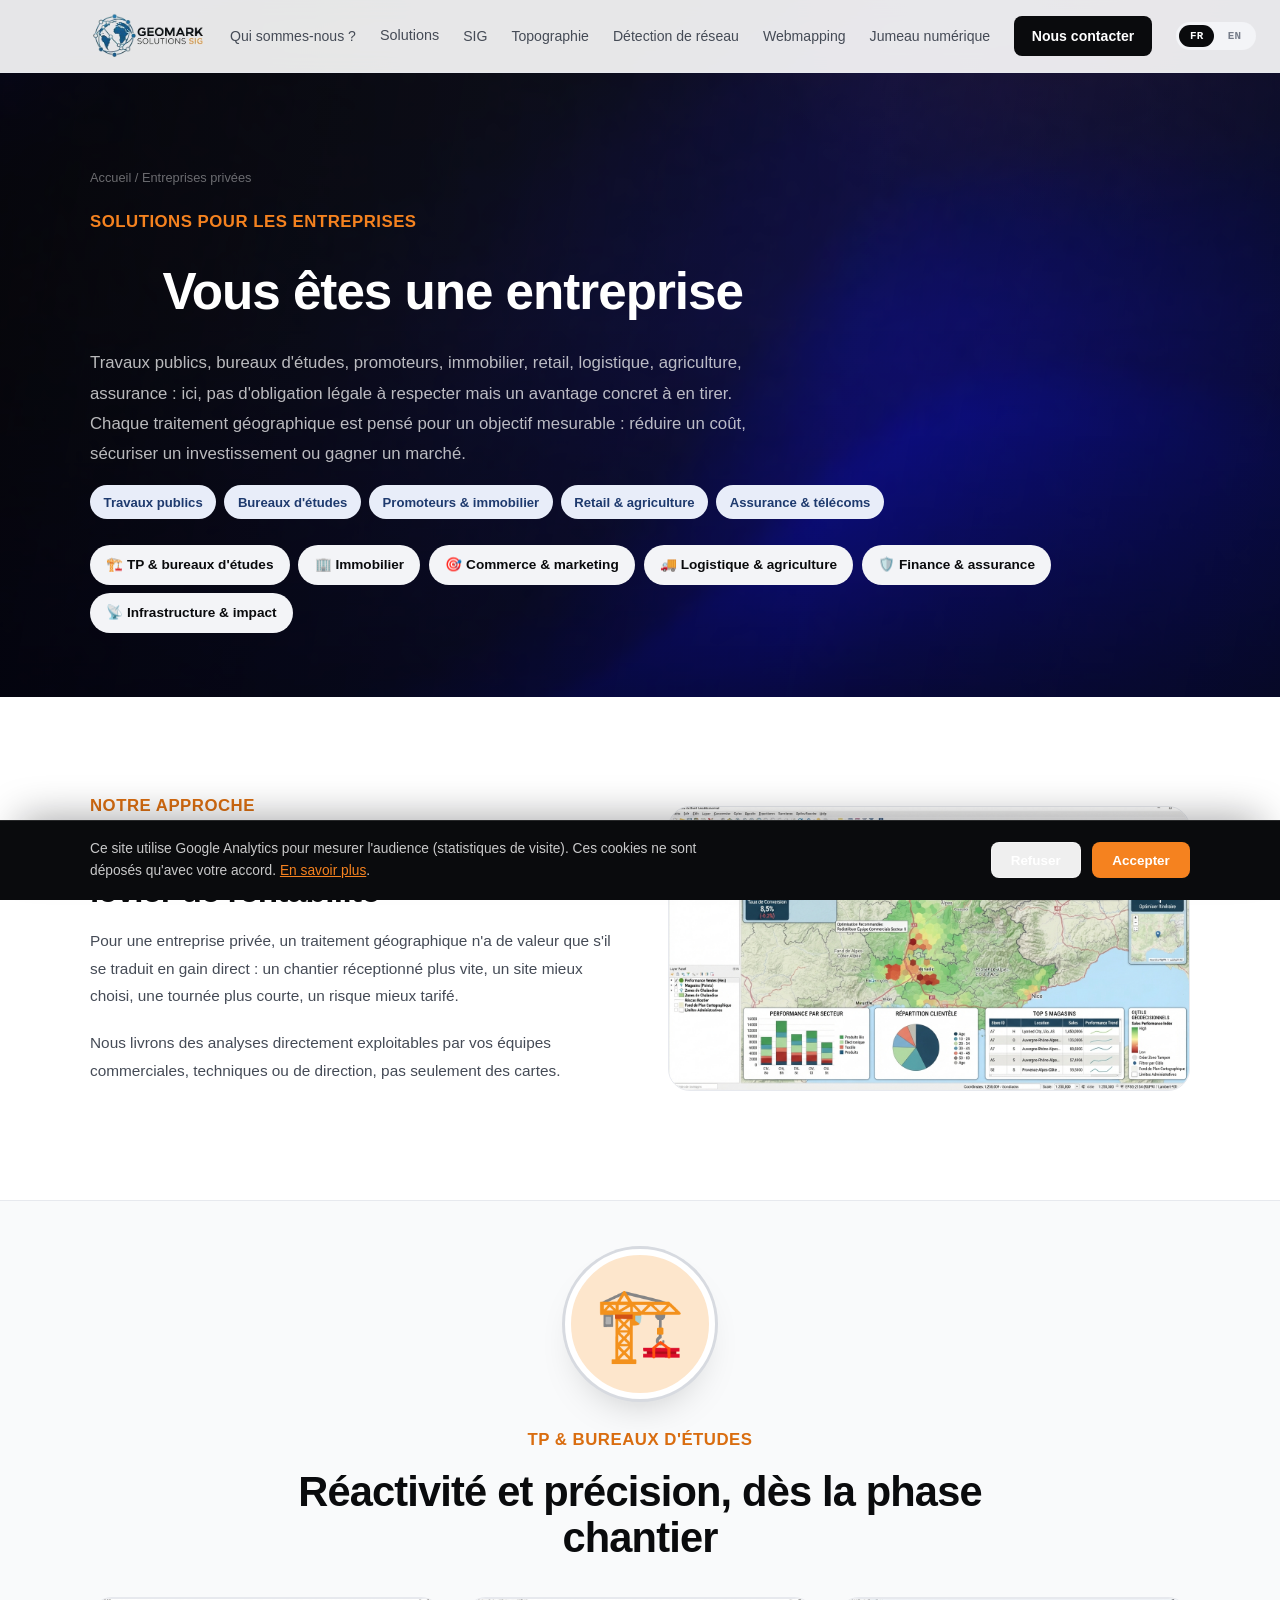
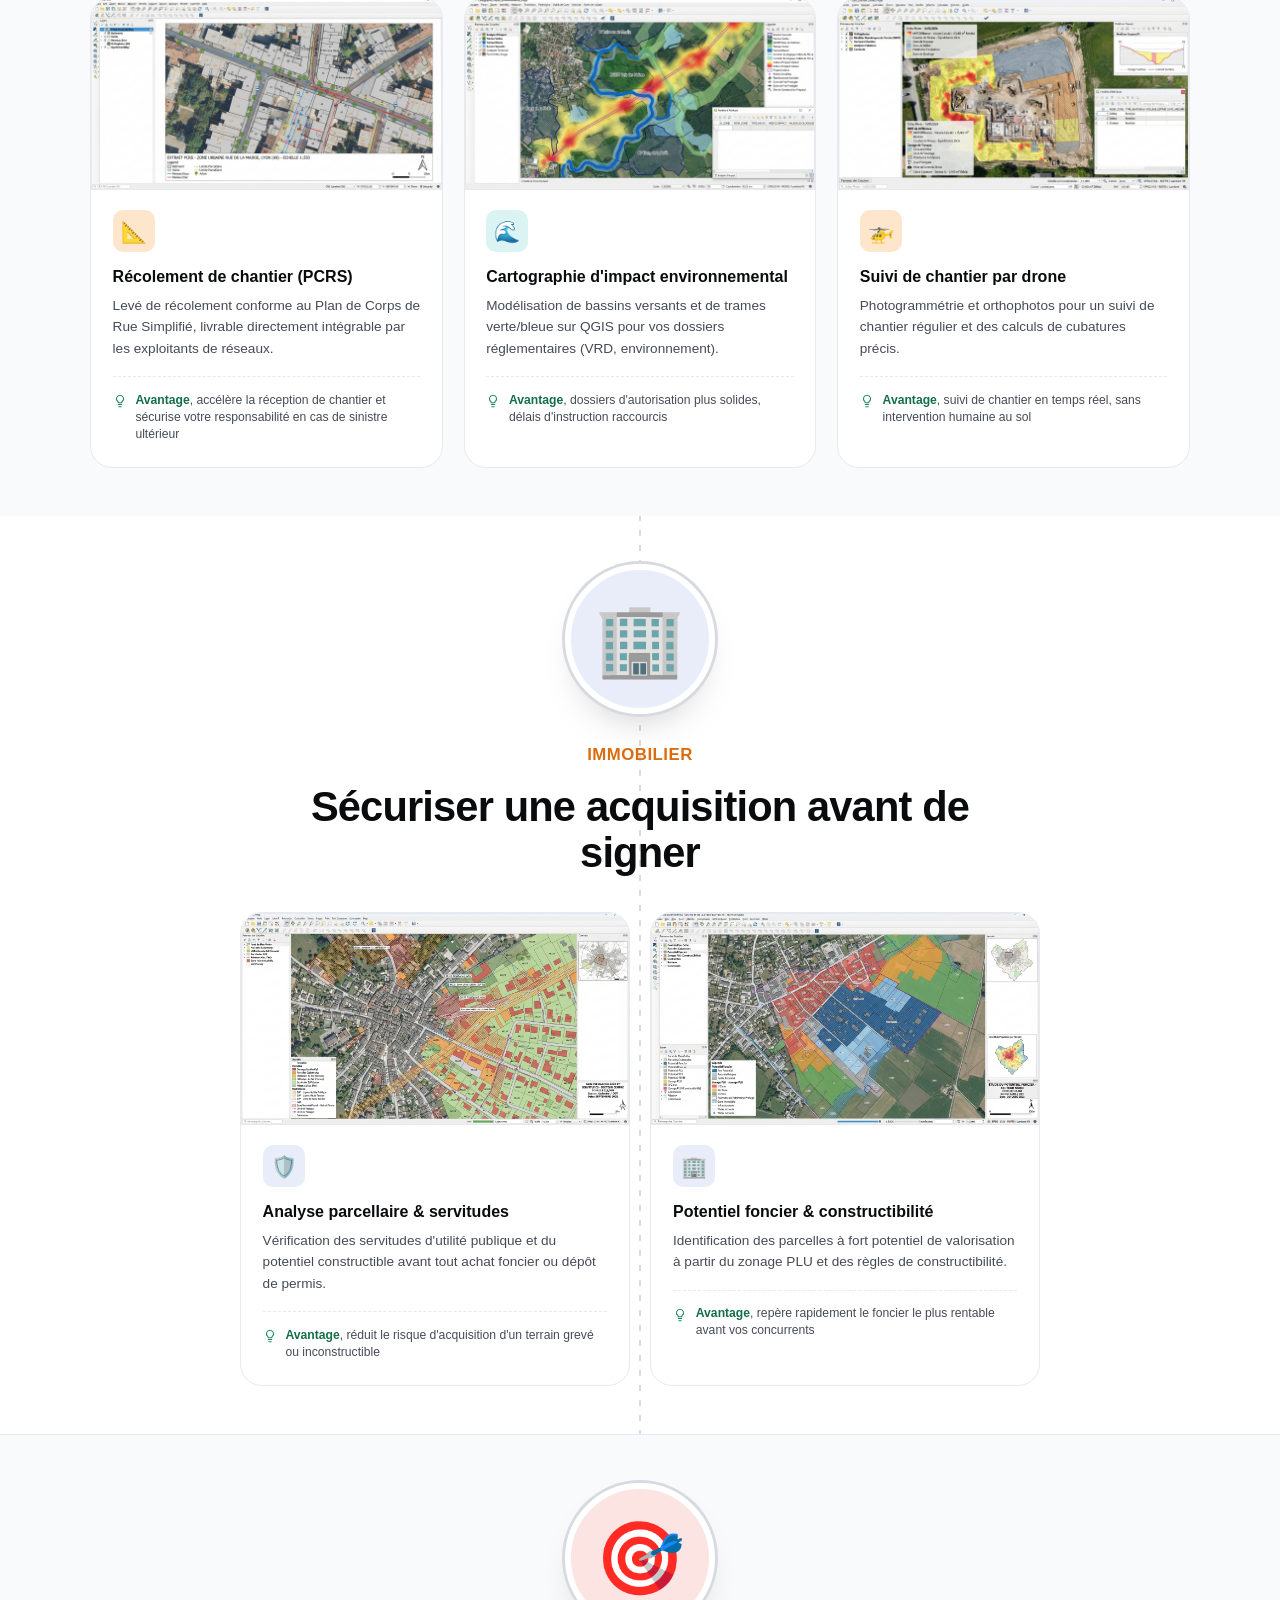
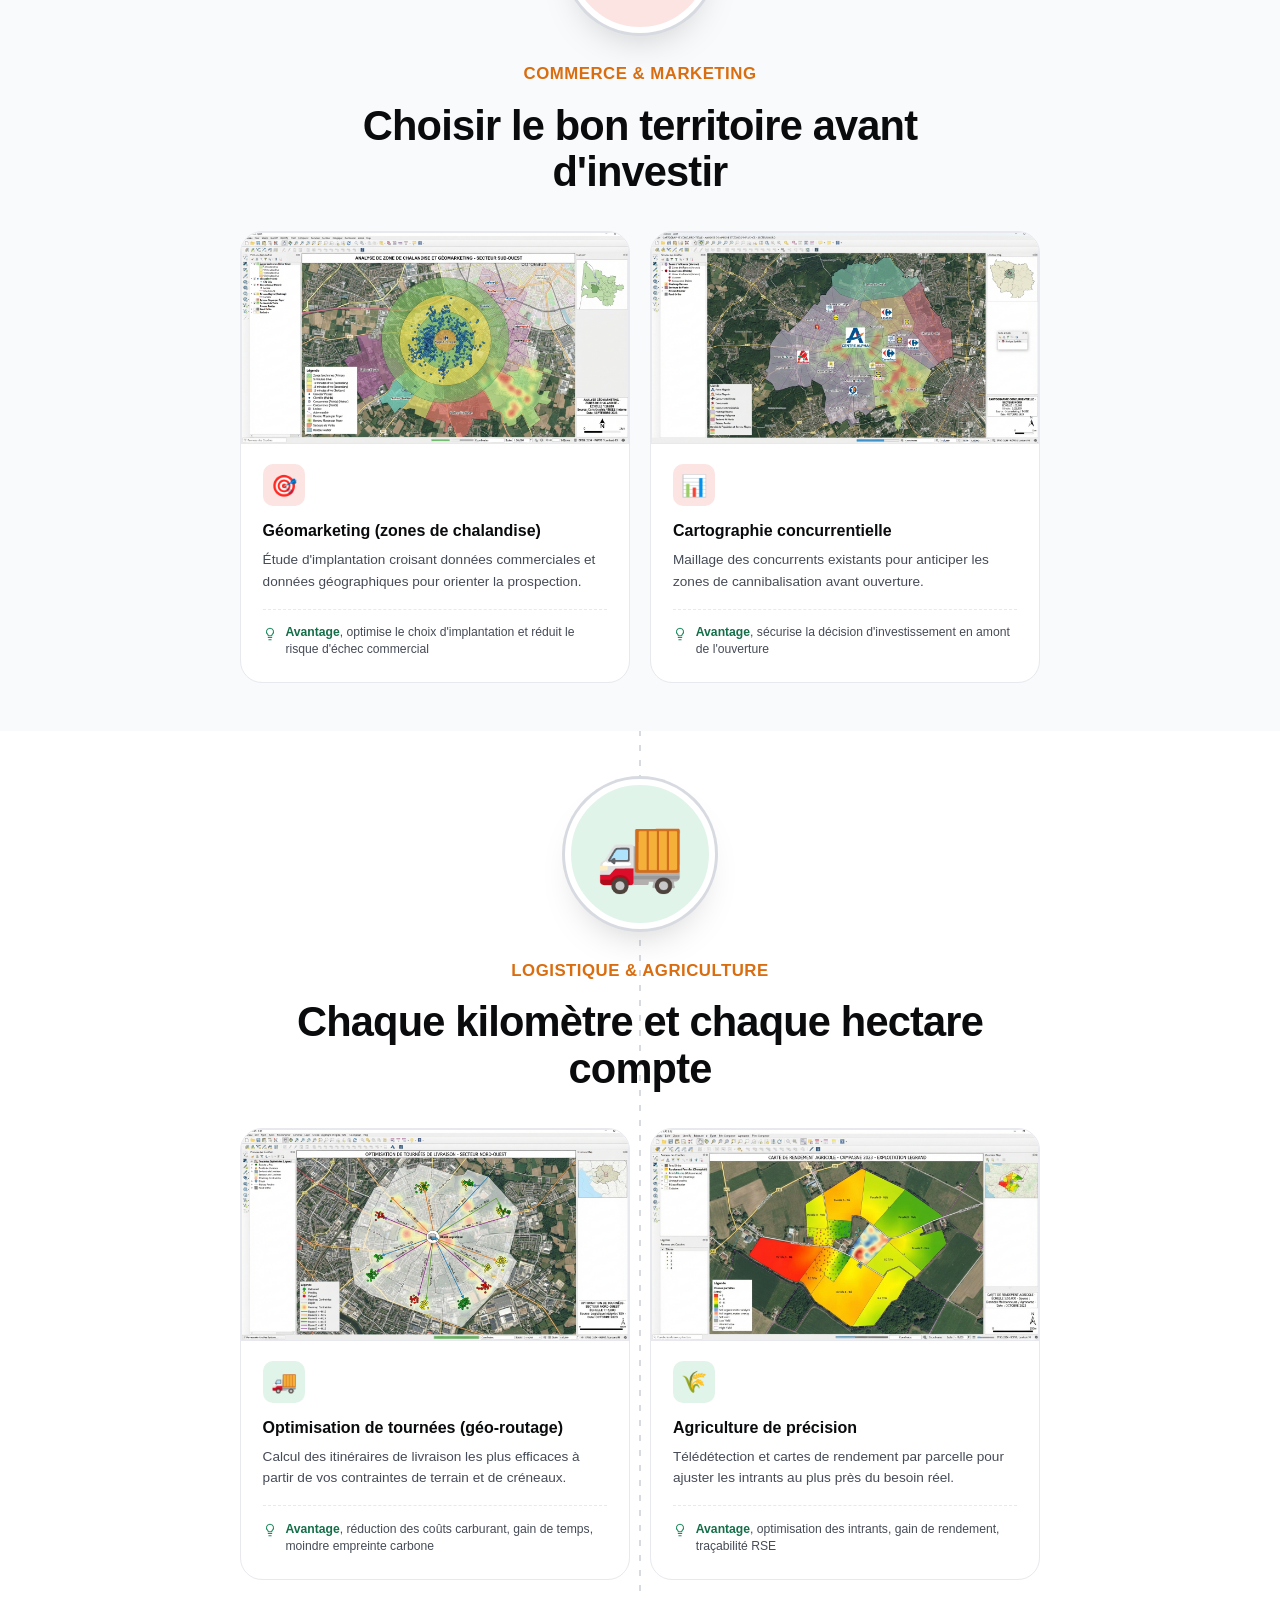
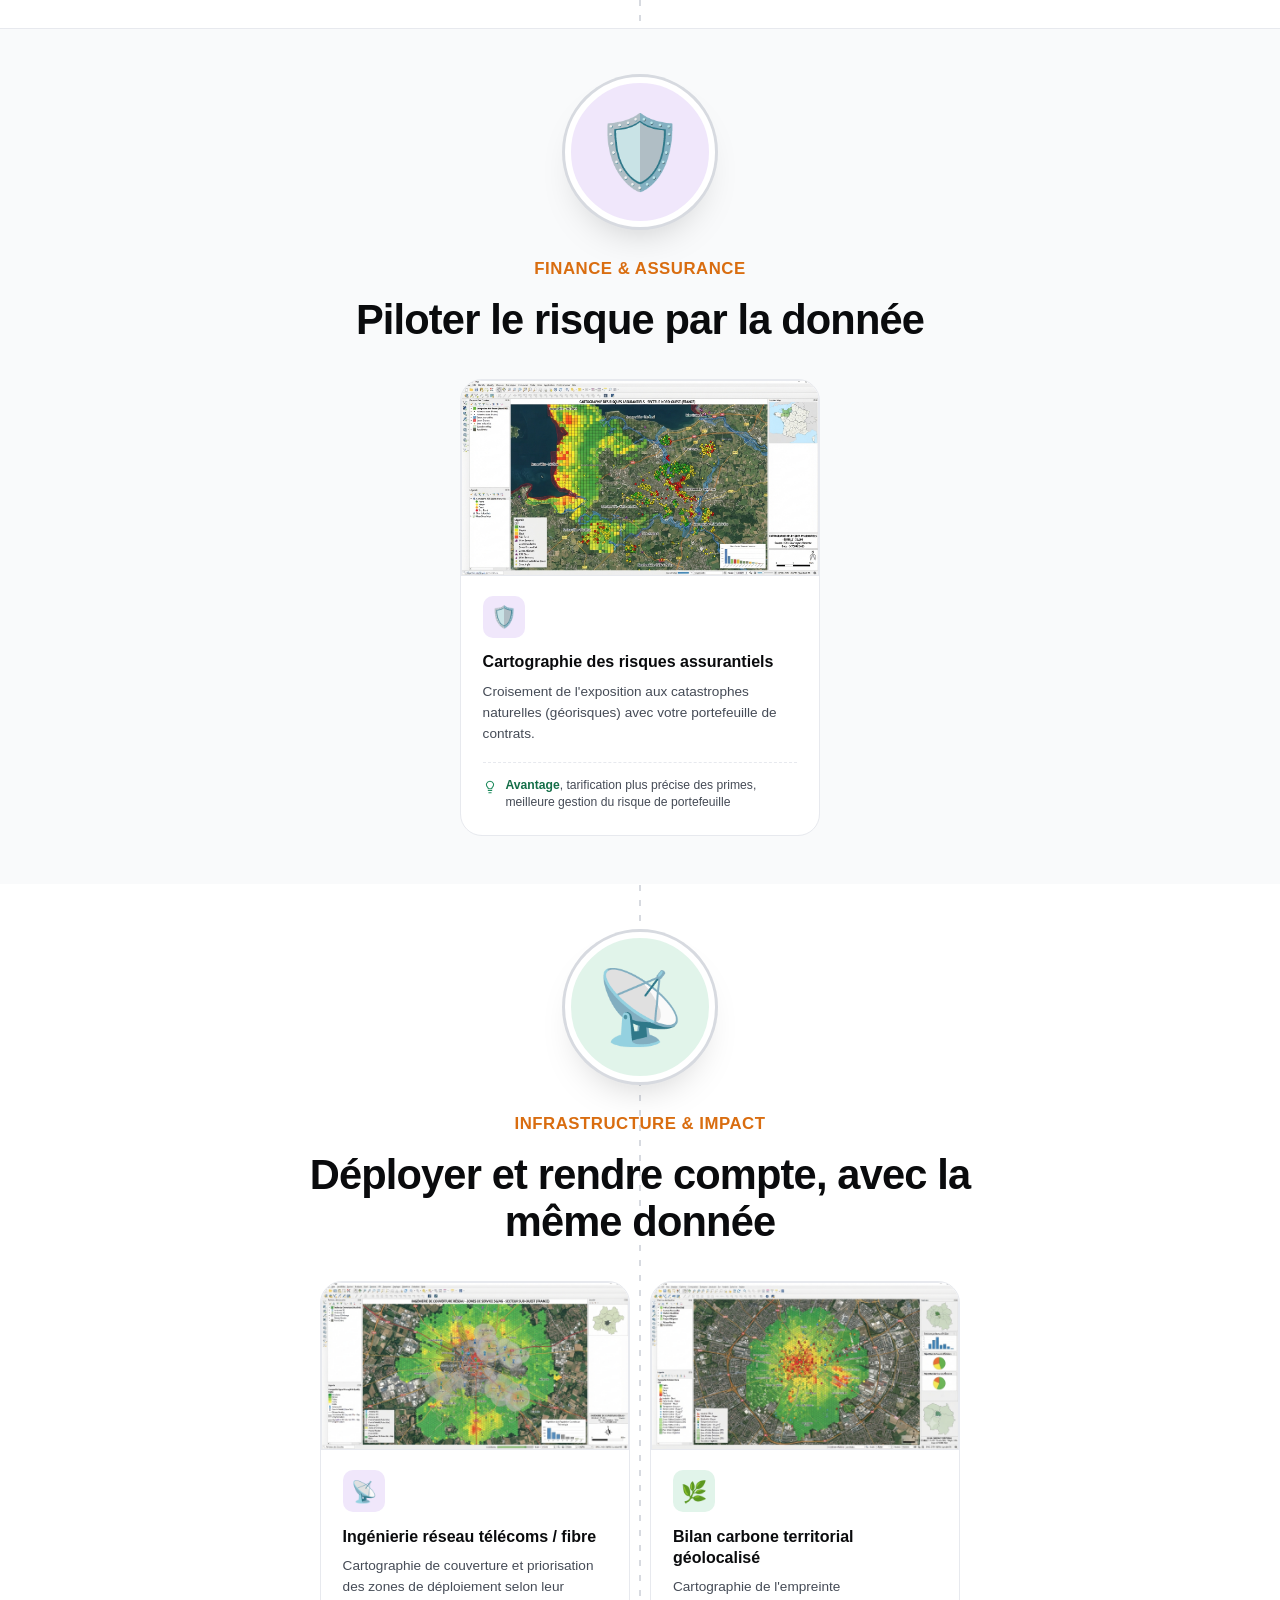
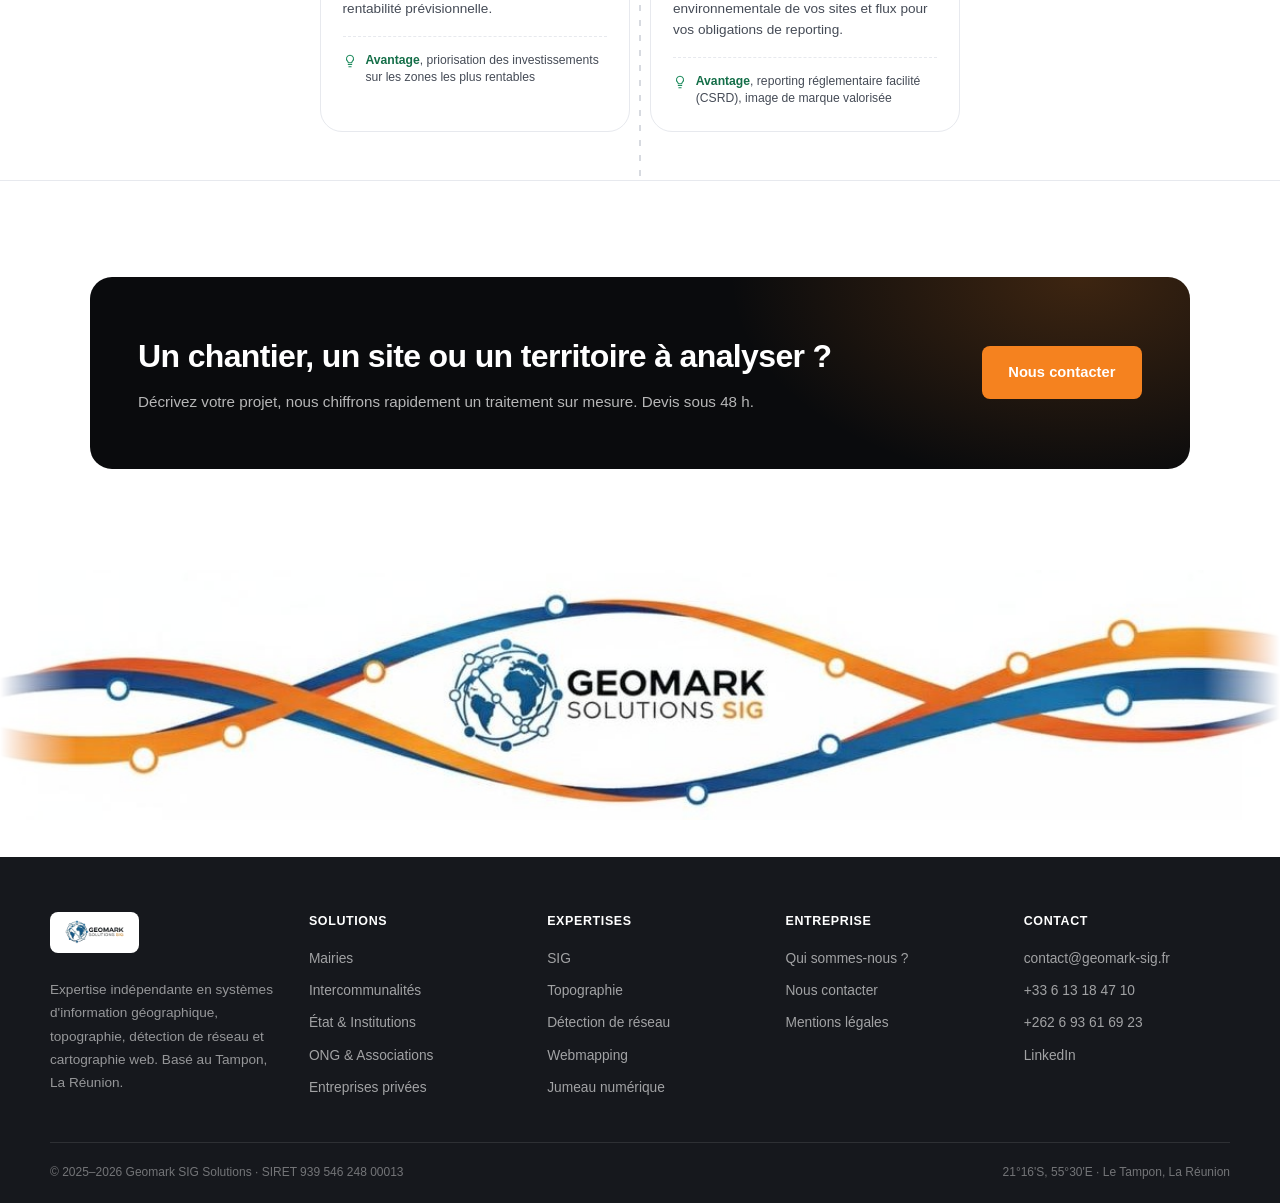
<file: prive.html>
<!DOCTYPE html>
<html lang="fr">
<head>
<meta charset="UTF-8">
<link rel="icon" type="image/png" href="assets/logo-mark-geomark.png">
<meta name="viewport" content="width=device-width,initial-scale=1.0">
<meta http-equiv="Content-Security-Policy" content="default-src 'self'; script-src 'self' 'unsafe-inline' https://unpkg.com https://www.googletagmanager.com; style-src 'self' 'unsafe-inline' https://fonts.googleapis.com https://unpkg.com; font-src 'self' https://fonts.gstatic.com; img-src 'self' data: https://data.geopf.fr https://unpkg.com https://*.google-analytics.com https://*.googletagmanager.com; media-src 'self'; connect-src 'self' https://api.web3forms.com https://*.google-analytics.com https://*.analytics.google.com https://*.googletagmanager.com; object-src 'none'; base-uri 'self'; form-action 'self' https://api.web3forms.com; frame-src 'none'">
<meta name="referrer" content="strict-origin-when-cross-origin">
<link rel="canonical" href="https://geomark-sig.fr/prive.html">
<meta property="og:site_name" content="Geomark SIG">
<meta property="og:image" content="https://geomark-sig.fr/assets/images/og-image.png">
<meta name="twitter:card" content="summary_large_image">
<meta name="twitter:image" content="https://geomark-sig.fr/assets/images/og-image.png">
<title>Solutions SIG pour les Entreprises privées · Geomark SIG Solutions</title>
<meta name="description" content="Récolement PCRS, immobilier, géomarketing, logistique, agriculture de précision, risques assurantiels : les traitements géographiques à valeur ajoutée pour les entreprises privées, par Geomark SIG Solutions.">
<link rel="preconnect" href="https://fonts.googleapis.com">
<link rel="preconnect" href="https://fonts.gstatic.com" crossorigin>
<link href="https://fonts.googleapis.com/css2?family=Inter:wght@400;500;600;700;800&family=IBM+Plex+Mono:wght@500;600&family=Space+Grotesk:wght@500;600;700&display=swap" rel="stylesheet">
<link rel="stylesheet" href="assets/style.css">
</head>
<body>

<header class="site-hdr" id="hdr">
  <div class="hdr-in">
    <a class="brand" href="index.html"><img src="assets/images/logo-geomark.png" alt="Geomark SIG Solutions"></a>
    <nav class="nav" id="nav">
      <a href="qui-sommes-nous.html" data-i18n="nav_about">Qui sommes-nous ?</a>
      <div class="nav-item-drop">
        <button class="nav-drop-btn" type="button" data-i18n="nav_solutions">Solutions <svg class="nav-caret" viewBox="0 0 24 24" fill="none" stroke="currentColor" stroke-width="2"><path d="m6 9 6 6 6-6"/></svg></button>
        <div class="nav-drop-menu">
          <a href="mairie.html"><svg viewBox="0 0 24 24" fill="none" stroke-width="1.6"><path d="M3 21h18M4 21V10l8-6 8 6v11M9 21v-6h6v6"/></svg><span data-i18n="nav_sol_mairie">Mairies</span></a>
          <a href="intercommunalite.html"><svg viewBox="0 0 24 24" fill="none" stroke-width="1.6"><circle cx="12" cy="5" r="2"/><circle cx="5" cy="19" r="2"/><circle cx="19" cy="19" r="2"/><path d="M12 7v4M12 11 6.5 17M12 11l5.5 6"/></svg><span data-i18n="nav_sol_epci">Intercommunalités</span></a>
          <a href="ecosysteme-etat.html"><svg viewBox="0 0 24 24" fill="none" stroke-width="1.6"><path d="M12 3 4 6v6c0 5 3.5 8 8 9 4.5-1 8-4 8-9V6l-8-3Z"/></svg><span data-i18n="nav_sol_etat">État &amp; Institutions</span></a>
          <a href="ong-associations.html"><svg viewBox="0 0 24 24" fill="none" stroke-width="1.6"><path d="M8 11a3 3 0 1 0 0-6 3 3 0 0 0 0 6Z"/><path d="M2 20c0-3 2.5-5.5 6-5.5s6 2.5 6 5.5"/><path d="M16 11a3 3 0 1 0 0-6"/><path d="M14.5 14.5c2.8.3 4.5 2.5 4.5 5.5"/></svg><span data-i18n="nav_sol_ong">ONG &amp; Associations</span></a>
          <a href="prive.html" class="active"><svg viewBox="0 0 24 24" fill="none" stroke-width="1.6"><rect x="3" y="8" width="18" height="12" rx="2"/><path d="M8 8V6a2 2 0 0 1 2-2h4a2 2 0 0 1 2 2v2M3 13h18"/></svg><span data-i18n="nav_sol_prive">Entreprises privées</span></a>
        </div>
      </div>
      <a href="sig.html" data-i18n="nav_sig">SIG</a>
      <a href="topographie.html" data-i18n="nav_topo">Topographie</a>
      <a href="detection-reseau.html" data-i18n="nav_detection">Détection de réseau</a>
      <a href="webmapping.html" data-i18n="nav_webmapping">Webmapping</a>
      <a href="jumeau-numerique.html" data-i18n="nav_twin">Jumeau numérique</a>
      <a href="contact.html" class="btn-nav" data-i18n="nav_contact">Nous contacter</a>
    </nav>
    <div class="hdr-right">
      <div class="langsw"><button data-lang="fr" class="active">FR</button><button data-lang="en">EN</button></div>
      <button class="nav-toggle" id="navToggle" aria-label="Menu"><svg viewBox="0 0 24 24" fill="none" stroke="currentColor" stroke-width="1.8" stroke-linecap="round"><path d="M4 6h16M4 12h16M4 18h16"/></svg></button>
    </div>
  </div>
</header>

<section class="phero">
  <div class="wrap">
    <div class="breadcrumb"><a href="index.html" data-i18n="bc_home">Accueil</a> / <span data-i18n="nav_sol_prive">Entreprises privées</span></div>
    <span class="eyebrow" data-i18n="eyebrow">Solutions pour les entreprises</span>
    <h1 data-i18n="h1"><span class="h1-ico"><video autoplay loop muted playsinline><source src="assets/videos/gestion-entreprise.mp4" type="video/mp4"></video></span>Vous êtes une entreprise</h1>
    <p class="lead" data-i18n="lead">Travaux publics, bureaux d'études, promoteurs, immobilier, retail, logistique, agriculture, assurance : ici, pas d'obligation légale à respecter mais un avantage concret à en tirer. Chaque traitement géographique est pensé pour un objectif mesurable : réduire un coût, sécuriser un investissement ou gagner un marché.</p>
    <div class="chiprow">
      <span class="chip" data-i18n="class1">Travaux publics</span>
      <span class="chip" data-i18n="class2">Bureaux d'études</span>
      <span class="chip" data-i18n="class3">Promoteurs &amp; immobilier</span>
      <span class="chip" data-i18n="class4">Retail &amp; agriculture</span>
      <span class="chip" data-i18n="class5">Assurance &amp; télécoms</span>
    </div>
    <div class="jumprow">
      <a href="#tp" data-i18n="jump1">🏗️ TP &amp; bureaux d'études</a>
      <a href="#immobilier" data-i18n="jump2">🏢 Immobilier</a>
      <a href="#commerce" data-i18n="jump3">🎯 Commerce &amp; marketing</a>
      <a href="#logistique" data-i18n="jump4">🚚 Logistique &amp; agriculture</a>
      <a href="#finance" data-i18n="jump5">🛡️ Finance &amp; assurance</a>
      <a href="#infrastructure" data-i18n="jump6">📡 Infrastructure &amp; impact</a>
    </div>
  </div>
</section>

<section class="sec">
  <div class="wrap">
    <div class="split reveal">
      <div class="split-txt">
        <span class="eyebrow" data-i18n="intro_eyebrow">Notre approche</span>
        <h2 data-i18n="intro_h2">La donnée géographique comme levier de rentabilité</h2>
        <p data-i18n="intro_p1">Pour une entreprise privée, un traitement géographique n'a de valeur que s'il se traduit en gain direct : un chantier réceptionné plus vite, un site mieux choisi, une tournée plus courte, un risque mieux tarifé.</p>
        <p data-i18n="intro_p2">Nous livrons des analyses directement exploitables par vos équipes commerciales, techniques ou de direction, pas seulement des cartes.</p>
      </div>
      <div class="split-media"><div class="ph-img auto"><img src="assets/images/geodecision.png" alt="Tableau de bord géodécisionnel, Geomark SIG Solutions"></div></div>
    </div>
  </div>
</section>

<div class="thread">

  <!-- Thème 01, TP & bureaux d'études -->
  <section class="theme-block sec-line sec-gray" id="tp">
    <div class="wrap">
      <div class="theme-node ico-orange">🏗️</div>
      <div class="theme-head reveal">
        <span class="eyebrow" data-i18n="t1_eyebrow">TP &amp; bureaux d'études</span>
        <h2 class="htitle" data-i18n="t1_h2">Réactivité et précision, dès la phase chantier</h2>
      </div>
      <div class="obl-grid c3 reveal">

        <div class="obl-card pv-card">
          <div class="ph-img auto obl-shot"><img src="assets/images/fond-plan-pcrs.png" alt="Récolement de chantier PCRS, Geomark SIG Solutions"></div>
          <div class="obl-body">
            <div class="obl-ico ico-orange emoji-ico">📐</div>
            <h4 data-i18n="o1_1_t">Récolement de chantier (PCRS)</h4>
            <p data-i18n="o1_1_d">Levé de récolement conforme au Plan de Corps de Rue Simplifié, livrable directement intégrable par les exploitants de réseaux.</p>
            <div class="obl-meta">
              <div class="m avantage"><svg viewBox="0 0 24 24"><path d="M9 18h6M10 22h4M12 2a6 6 0 0 0-4 10.5c.6.6 1 1.3 1 2.1V15h6v-.4c0-.8.4-1.5 1-2.1A6 6 0 0 0 12 2Z"/></svg><span data-i18n="o1_1_avantage"><b>Avantage</b>, accélère la réception de chantier et sécurise votre responsabilité en cas de sinistre ultérieur</span></div>
            </div>
          </div>
        </div>

        <div class="obl-card pv-card">
          <div class="ph-img auto obl-shot"><img src="assets/images/bassin.png" alt="Cartographie d'impact environnemental, Geomark SIG Solutions"></div>
          <div class="obl-body">
            <div class="obl-ico ico-teal emoji-ico">🌊</div>
            <h4 data-i18n="o1_2_t">Cartographie d'impact environnemental</h4>
            <p data-i18n="o1_2_d">Modélisation de bassins versants et de trames verte/bleue sur QGIS pour vos dossiers réglementaires (VRD, environnement).</p>
            <div class="obl-meta">
              <div class="m avantage"><svg viewBox="0 0 24 24"><path d="M9 18h6M10 22h4M12 2a6 6 0 0 0-4 10.5c.6.6 1 1.3 1 2.1V15h6v-.4c0-.8.4-1.5 1-2.1A6 6 0 0 0 12 2Z"/></svg><span data-i18n="o1_2_avantage"><b>Avantage</b>, dossiers d'autorisation plus solides, délais d'instruction raccourcis</span></div>
            </div>
          </div>
        </div>

        <div class="obl-card pv-card">
          <div class="ph-img auto obl-shot"><img src="assets/images/drone.png" alt="Suivi de chantier par drone, Geomark SIG Solutions"></div>
          <div class="obl-body">
            <div class="obl-ico ico-orange emoji-ico">🚁</div>
            <h4 data-i18n="o1_3_t">Suivi de chantier par drone</h4>
            <p data-i18n="o1_3_d">Photogrammétrie et orthophotos pour un suivi de chantier régulier et des calculs de cubatures précis.</p>
            <div class="obl-meta">
              <div class="m avantage"><svg viewBox="0 0 24 24"><path d="M9 18h6M10 22h4M12 2a6 6 0 0 0-4 10.5c.6.6 1 1.3 1 2.1V15h6v-.4c0-.8.4-1.5 1-2.1A6 6 0 0 0 12 2Z"/></svg><span data-i18n="o1_3_avantage"><b>Avantage</b>, suivi de chantier en temps réel, sans intervention humaine au sol</span></div>
            </div>
          </div>
        </div>

      </div>
    </div>
  </section>

  <!-- Thème 02, Immobilier -->
  <section class="theme-block" id="immobilier">
    <div class="wrap">
      <div class="theme-node ico-blue">🏢</div>
      <div class="theme-head reveal">
        <span class="eyebrow" data-i18n="t2_eyebrow">Immobilier</span>
        <h2 class="htitle" data-i18n="t2_h2">Sécuriser une acquisition avant de signer</h2>
      </div>
      <div class="obl-grid c2 reveal">

        <div class="obl-card pv-card">
          <div class="ph-img auto obl-shot"><img src="assets/images/analyse_parcelle.png" alt="Analyse parcellaire et servitudes, Geomark SIG Solutions"></div>
          <div class="obl-body">
            <div class="obl-ico ico-blue emoji-ico">🛡️</div>
            <h4 data-i18n="o2_1_t">Analyse parcellaire &amp; servitudes</h4>
            <p data-i18n="o2_1_d">Vérification des servitudes d'utilité publique et du potentiel constructible avant tout achat foncier ou dépôt de permis.</p>
            <div class="obl-meta">
              <div class="m avantage"><svg viewBox="0 0 24 24"><path d="M9 18h6M10 22h4M12 2a6 6 0 0 0-4 10.5c.6.6 1 1.3 1 2.1V15h6v-.4c0-.8.4-1.5 1-2.1A6 6 0 0 0 12 2Z"/></svg><span data-i18n="o2_1_avantage"><b>Avantage</b>, réduit le risque d'acquisition d'un terrain grevé ou inconstructible</span></div>
            </div>
          </div>
        </div>

        <div class="obl-card pv-card">
          <div class="ph-img auto obl-shot"><img src="assets/images/potentiel_foncier.png" alt="Potentiel foncier et constructibilité, Geomark SIG Solutions"></div>
          <div class="obl-body">
            <div class="obl-ico ico-blue emoji-ico">🏢</div>
            <h4 data-i18n="o2_2_t">Potentiel foncier &amp; constructibilité</h4>
            <p data-i18n="o2_2_d">Identification des parcelles à fort potentiel de valorisation à partir du zonage PLU et des règles de constructibilité.</p>
            <div class="obl-meta">
              <div class="m avantage"><svg viewBox="0 0 24 24"><path d="M9 18h6M10 22h4M12 2a6 6 0 0 0-4 10.5c.6.6 1 1.3 1 2.1V15h6v-.4c0-.8.4-1.5 1-2.1A6 6 0 0 0 12 2Z"/></svg><span data-i18n="o2_2_avantage"><b>Avantage</b>, repère rapidement le foncier le plus rentable avant vos concurrents</span></div>
            </div>
          </div>
        </div>

      </div>
    </div>
  </section>

  <!-- Thème 03, Commerce & marketing -->
  <section class="theme-block sec-line sec-gray" id="commerce">
    <div class="wrap">
      <div class="theme-node ico-red">🎯</div>
      <div class="theme-head reveal">
        <span class="eyebrow" data-i18n="t3_eyebrow">Commerce &amp; marketing</span>
        <h2 class="htitle" data-i18n="t3_h2">Choisir le bon territoire avant d'investir</h2>
      </div>
      <div class="obl-grid c2 reveal">

        <div class="obl-card pv-card">
          <div class="ph-img auto obl-shot"><img src="assets/images/chalandise.png" alt="Géomarketing, zones de chalandise, Geomark SIG Solutions"></div>
          <div class="obl-body">
            <div class="obl-ico ico-red emoji-ico">🎯</div>
            <h4 data-i18n="o3_1_t">Géomarketing (zones de chalandise)</h4>
            <p data-i18n="o3_1_d">Étude d'implantation croisant données commerciales et données géographiques pour orienter la prospection.</p>
            <div class="obl-meta">
              <div class="m avantage"><svg viewBox="0 0 24 24"><path d="M9 18h6M10 22h4M12 2a6 6 0 0 0-4 10.5c.6.6 1 1.3 1 2.1V15h6v-.4c0-.8.4-1.5 1-2.1A6 6 0 0 0 12 2Z"/></svg><span data-i18n="o3_1_avantage"><b>Avantage</b>, optimise le choix d'implantation et réduit le risque d'échec commercial</span></div>
            </div>
          </div>
        </div>

        <div class="obl-card pv-card">
          <div class="ph-img auto obl-shot"><img src="assets/images/concurentielle.png" alt="Cartographie concurrentielle, Geomark SIG Solutions"></div>
          <div class="obl-body">
            <div class="obl-ico ico-red emoji-ico">📊</div>
            <h4 data-i18n="o3_2_t">Cartographie concurrentielle</h4>
            <p data-i18n="o3_2_d">Maillage des concurrents existants pour anticiper les zones de cannibalisation avant ouverture.</p>
            <div class="obl-meta">
              <div class="m avantage"><svg viewBox="0 0 24 24"><path d="M9 18h6M10 22h4M12 2a6 6 0 0 0-4 10.5c.6.6 1 1.3 1 2.1V15h6v-.4c0-.8.4-1.5 1-2.1A6 6 0 0 0 12 2Z"/></svg><span data-i18n="o3_2_avantage"><b>Avantage</b>, sécurise la décision d'investissement en amont de l'ouverture</span></div>
            </div>
          </div>
        </div>

      </div>
    </div>
  </section>

  <!-- Thème 04, Logistique & agriculture -->
  <section class="theme-block" id="logistique">
    <div class="wrap">
      <div class="theme-node ico-green">🚚</div>
      <div class="theme-head reveal">
        <span class="eyebrow" data-i18n="t4_eyebrow">Logistique &amp; agriculture</span>
        <h2 class="htitle" data-i18n="t4_h2">Chaque kilomètre et chaque hectare compte</h2>
      </div>
      <div class="obl-grid c2 reveal">

        <div class="obl-card pv-card">
          <div class="ph-img auto obl-shot"><img src="assets/images/tournee.png" alt="Optimisation de tournées, Geomark SIG Solutions"></div>
          <div class="obl-body">
            <div class="obl-ico ico-green emoji-ico">🚚</div>
            <h4 data-i18n="o4_1_t">Optimisation de tournées (géo-routage)</h4>
            <p data-i18n="o4_1_d">Calcul des itinéraires de livraison les plus efficaces à partir de vos contraintes de terrain et de créneaux.</p>
            <div class="obl-meta">
              <div class="m avantage"><svg viewBox="0 0 24 24"><path d="M9 18h6M10 22h4M12 2a6 6 0 0 0-4 10.5c.6.6 1 1.3 1 2.1V15h6v-.4c0-.8.4-1.5 1-2.1A6 6 0 0 0 12 2Z"/></svg><span data-i18n="o4_1_avantage"><b>Avantage</b>, réduction des coûts carburant, gain de temps, moindre empreinte carbone</span></div>
            </div>
          </div>
        </div>

        <div class="obl-card pv-card">
          <div class="ph-img auto obl-shot"><img src="assets/images/rendement_agri.png" alt="Agriculture de précision, Geomark SIG Solutions"></div>
          <div class="obl-body">
            <div class="obl-ico ico-green emoji-ico">🌾</div>
            <h4 data-i18n="o4_2_t">Agriculture de précision</h4>
            <p data-i18n="o4_2_d">Télédétection et cartes de rendement par parcelle pour ajuster les intrants au plus près du besoin réel.</p>
            <div class="obl-meta">
              <div class="m avantage"><svg viewBox="0 0 24 24"><path d="M9 18h6M10 22h4M12 2a6 6 0 0 0-4 10.5c.6.6 1 1.3 1 2.1V15h6v-.4c0-.8.4-1.5 1-2.1A6 6 0 0 0 12 2Z"/></svg><span data-i18n="o4_2_avantage"><b>Avantage</b>, optimisation des intrants, gain de rendement, traçabilité RSE</span></div>
            </div>
          </div>
        </div>

      </div>
    </div>
  </section>

  <!-- Thème 05, Finance & assurance -->
  <section class="theme-block sec-line sec-gray" id="finance">
    <div class="wrap">
      <div class="theme-node ico-purple">🛡️</div>
      <div class="theme-head reveal">
        <span class="eyebrow" data-i18n="t5_eyebrow">Finance &amp; assurance</span>
        <h2 class="htitle" data-i18n="t5_h2">Piloter le risque par la donnée</h2>
      </div>
      <div class="reveal" style="display:flex;justify-content:center;">
        <div class="obl-card pv-card" style="width:100%;max-width:360px;">
          <div class="ph-img auto obl-shot"><img src="assets/images/risque_assur.png" alt="Cartographie des risques assurantiels, Geomark SIG Solutions"></div>
          <div class="obl-body">
            <div class="obl-ico ico-purple emoji-ico">🛡️</div>
            <h4 data-i18n="o5_1_t">Cartographie des risques assurantiels</h4>
            <p data-i18n="o5_1_d">Croisement de l'exposition aux catastrophes naturelles (géorisques) avec votre portefeuille de contrats.</p>
            <div class="obl-meta">
              <div class="m avantage"><svg viewBox="0 0 24 24"><path d="M9 18h6M10 22h4M12 2a6 6 0 0 0-4 10.5c.6.6 1 1.3 1 2.1V15h6v-.4c0-.8.4-1.5 1-2.1A6 6 0 0 0 12 2Z"/></svg><span data-i18n="o5_1_avantage"><b>Avantage</b>, tarification plus précise des primes, meilleure gestion du risque de portefeuille</span></div>
            </div>
          </div>
        </div>

      </div>
    </div>
  </section>

  <!-- Thème 06, Infrastructure & impact -->
  <section class="theme-block" id="infrastructure">
    <div class="wrap">
      <div class="theme-node ico-green">📡</div>
      <div class="theme-head reveal">
        <span class="eyebrow" data-i18n="t6_eyebrow">Infrastructure &amp; impact</span>
        <h2 class="htitle" data-i18n="t6_h2">Déployer et rendre compte, avec la même donnée</h2>
      </div>
      <div class="obl-grid c2 reveal" style="max-width:640px;margin:0 auto;">

        <div class="obl-card pv-card">
          <div class="ph-img auto obl-shot"><img src="assets/images/ingeneirie.png" alt="Ingénierie réseau télécoms, Geomark SIG Solutions"></div>
          <div class="obl-body">
            <div class="obl-ico ico-purple emoji-ico">📡</div>
            <h4 data-i18n="o5_2_t">Ingénierie réseau télécoms / fibre</h4>
            <p data-i18n="o5_2_d">Cartographie de couverture et priorisation des zones de déploiement selon leur rentabilité prévisionnelle.</p>
            <div class="obl-meta">
              <div class="m avantage"><svg viewBox="0 0 24 24"><path d="M9 18h6M10 22h4M12 2a6 6 0 0 0-4 10.5c.6.6 1 1.3 1 2.1V15h6v-.4c0-.8.4-1.5 1-2.1A6 6 0 0 0 12 2Z"/></svg><span data-i18n="o5_2_avantage"><b>Avantage</b>, priorisation des investissements sur les zones les plus rentables</span></div>
            </div>
          </div>
        </div>

        <div class="obl-card pv-card">
          <div class="ph-img auto obl-shot"><img src="assets/images/carbone.png" alt="Bilan carbone territorial géolocalisé, Geomark SIG Solutions"></div>
          <div class="obl-body">
            <div class="obl-ico ico-green emoji-ico">🌿</div>
            <h4 data-i18n="o5_3_t">Bilan carbone territorial géolocalisé</h4>
            <p data-i18n="o5_3_d">Cartographie de l'empreinte environnementale de vos sites et flux pour vos obligations de reporting.</p>
            <div class="obl-meta">
              <div class="m avantage"><svg viewBox="0 0 24 24"><path d="M9 18h6M10 22h4M12 2a6 6 0 0 0-4 10.5c.6.6 1 1.3 1 2.1V15h6v-.4c0-.8.4-1.5 1-2.1A6 6 0 0 0 12 2Z"/></svg><span data-i18n="o5_3_avantage"><b>Avantage</b>, reporting réglementaire facilité (CSRD), image de marque valorisée</span></div>
            </div>
          </div>
        </div>

      </div>
    </div>
  </section>

</div>

<section class="sec sec-line">
  <div class="wrap">
    <div class="ctaband reveal">
      <div class="ctaband-tx">
        <h2 data-i18n="cta_title">Un chantier, un site ou un territoire à analyser ?</h2>
        <p data-i18n="cta_sub">Décrivez votre projet, nous chiffrons rapidement un traitement sur mesure. Devis sous 48 h.</p>
      </div>
      <div class="ctaband-btns">
        <a href="contact.html" class="btn btn-orange" data-i18n="cta_btn">Nous contacter</a>
      </div>
    </div>
  </div>
</section>

<section class="ribbon-band">
  <img class="ribbon-img" src="assets/images/ribbon-band.jpg" alt="Geomark SIG Solutions">
</section>

<footer class="ftr">
  <div class="wrap ftr-in">
    <div>
      <div class="ftr-brand"><img src="assets/images/logo-geomark.png" alt="Geomark"></div>
      <p class="ftr-desc" data-i18n="ftr_desc">Expertise indépendante en systèmes d'information géographique, topographie, détection de réseau et cartographie web. Basé au Tampon, La Réunion.</p>
    </div>
    <div class="ftr-col">
      <div class="ftr-h" data-i18n="ftr_h_solutions">Solutions</div>
      <a href="mairie.html" data-i18n="nav_sol_mairie">Mairies</a>
      <a href="intercommunalite.html" data-i18n="nav_sol_epci">Intercommunalités</a>
      <a href="ecosysteme-etat.html" data-i18n="nav_sol_etat">État &amp; Institutions</a>
      <a href="ong-associations.html" data-i18n="nav_sol_ong">ONG &amp; Associations</a>
      <a href="prive.html" data-i18n="nav_sol_prive">Entreprises privées</a>
    </div>
    <div class="ftr-col">
      <div class="ftr-h" data-i18n="ftr_h_expertise">Expertises</div>
      <a href="sig.html" data-i18n="nav_sig">SIG</a>
      <a href="topographie.html" data-i18n="nav_topo">Topographie</a>
      <a href="detection-reseau.html" data-i18n="nav_detection">Détection de réseau</a>
      <a href="webmapping.html" data-i18n="nav_webmapping">Webmapping</a>
      <a href="jumeau-numerique.html" data-i18n="nav_twin">Jumeau numérique</a>
    </div>
    <div class="ftr-col">
      <div class="ftr-h" data-i18n="ftr_h_company">Entreprise</div>
      <a href="qui-sommes-nous.html" data-i18n="nav_about">Qui sommes-nous ?</a>
      <a href="contact.html" data-i18n="nav_contact">Nous contacter</a>
      <a href="mentions-legales.html" data-i18n="nav_legal">Mentions légales</a>
    </div>
    <div class="ftr-col">
      <div class="ftr-h" data-i18n="ftr_h_contact">Contact</div>
      <a href="mailto:contact@geomark-sig.fr">contact@geomark-sig.fr</a>
      <a href="tel:+33613184710">+33 6 13 18 47 10</a>
      <a href="tel:+262693616923">+262 6 93 61 69 23</a>
      <a href="https://www.linkedin.com/company/geomark-sig/" target="_blank">LinkedIn</a>
    </div>
  </div>
  <div class="wrap ftr-bottom">
    <span data-i18n="ftr_copy">© 2025–2026 Geomark SIG Solutions · SIRET 939 546 248 00013</span>
    <span>21°16'S, 55°30'E · Le Tampon, La Réunion</span>
  </div>
</footer>

<script>
window.I18N = {
  fr: {
    nav_about:"Qui sommes-nous ?", nav_solutions:"Solutions", nav_sol_mairie:"Mairies", nav_sol_epci:"Intercommunalités", nav_sol_etat:"État &amp; Institutions", nav_sol_ong:"ONG &amp; Associations", nav_sol_prive:"Entreprises privées",
    nav_sig:"SIG", nav_topo:"Topographie", nav_detection:"Détection de réseau", nav_webmapping:"Webmapping", nav_twin:"Jumeau numérique", nav_contact:"Nous contacter", nav_legal:"Mentions légales",
    bc_home:"Accueil", eyebrow:"Solutions pour les entreprises",
    h1:'<span class="h1-ico"><video autoplay loop muted playsinline><source src="assets/videos/gestion-entreprise.mp4" type="video/mp4"></video></span>Vous êtes une entreprise',
    lead:"Travaux publics, bureaux d'études, promoteurs, immobilier, retail, logistique, agriculture, assurance : ici, pas d'obligation légale à respecter mais un avantage concret à en tirer. Chaque traitement géographique est pensé pour un objectif mesurable : réduire un coût, sécuriser un investissement ou gagner un marché.",
    class1:"Travaux publics", class2:"Bureaux d'études", class3:"Promoteurs &amp; immobilier", class4:"Retail &amp; agriculture", class5:"Assurance &amp; télécoms",
    jump1:"🏗️ TP &amp; bureaux d'études", jump2:"🏢 Immobilier", jump3:"🎯 Commerce &amp; marketing", jump4:"🚚 Logistique &amp; agriculture", jump5:"🛡️ Finance &amp; assurance", jump6:"📡 Infrastructure &amp; impact",
    intro_eyebrow:"Notre approche", intro_h2:"La donnée géographique comme levier de rentabilité",
    intro_p1:"Pour une entreprise privée, un traitement géographique n'a de valeur que s'il se traduit en gain direct : un chantier réceptionné plus vite, un site mieux choisi, une tournée plus courte, un risque mieux tarifé.",
    intro_p2:"Nous livrons des analyses directement exploitables par vos équipes commerciales, techniques ou de direction, pas seulement des cartes.",
 
    t1_eyebrow:"TP &amp; bureaux d'études", t1_h2:"Réactivité et précision, dès la phase chantier",
 o1_1_t:"Récolement de chantier (PCRS)", o1_1_d:"Levé de récolement conforme au Plan de Corps de Rue Simplifié, livrable directement intégrable par les exploitants de réseaux.",
    o1_1_avantage:"<b>Avantage</b>, accélère la réception de chantier et sécurise votre responsabilité en cas de sinistre ultérieur",
 o1_2_t:"Cartographie d'impact environnemental", o1_2_d:"Modélisation de bassins versants et de trames verte/bleue sur QGIS pour vos dossiers réglementaires (VRD, environnement).",
    o1_2_avantage:"<b>Avantage</b>, dossiers d'autorisation plus solides, délais d'instruction raccourcis",
 o1_3_t:"Suivi de chantier par drone", o1_3_d:"Photogrammétrie et orthophotos pour un suivi de chantier régulier et des calculs de cubatures précis.",
    o1_3_avantage:"<b>Avantage</b>, suivi de chantier en temps réel, sans intervention humaine au sol",
    t2_eyebrow:"Immobilier", t2_h2:"Sécuriser une acquisition avant de signer",
 o2_1_t:"Analyse parcellaire &amp; servitudes", o2_1_d:"Vérification des servitudes d'utilité publique et du potentiel constructible avant tout achat foncier ou dépôt de permis.",
    o2_1_avantage:"<b>Avantage</b>, réduit le risque d'acquisition d'un terrain grevé ou inconstructible",
 o2_2_t:"Potentiel foncier &amp; constructibilité", o2_2_d:"Identification des parcelles à fort potentiel de valorisation à partir du zonage PLU et des règles de constructibilité.",
    o2_2_avantage:"<b>Avantage</b>, repère rapidement le foncier le plus rentable avant vos concurrents",
 o2_3_t:"Jumeau numérique / BIM géoréférencé", o2_3_d:"Maquette 3D du bâtiment recalée sur le référentiel SIG du site pour une coordination fine des travaux.",
    o2_3_avantage:"<b>Avantage</b>, meilleure coordination de chantier, réduction des erreurs et surcoûts",
    t3_eyebrow:"Commerce &amp; marketing", t3_h2:"Choisir le bon territoire avant d'investir",
 o3_1_t:"Géomarketing (zones de chalandise)", o3_1_d:"Étude d'implantation croisant données commerciales et données géographiques pour orienter la prospection.",
    o3_1_avantage:"<b>Avantage</b>, optimise le choix d'implantation et réduit le risque d'échec commercial",
 o3_2_t:"Cartographie concurrentielle", o3_2_d:"Maillage des concurrents existants pour anticiper les zones de cannibalisation avant ouverture.",
    o3_2_avantage:"<b>Avantage</b>, sécurise la décision d'investissement en amont de l'ouverture",
    t4_eyebrow:"Logistique &amp; agriculture", t4_h2:"Chaque kilomètre et chaque hectare compte",
 o4_1_t:"Optimisation de tournées (géo-routage)", o4_1_d:"Calcul des itinéraires de livraison les plus efficaces à partir de vos contraintes de terrain et de créneaux.",
    o4_1_avantage:"<b>Avantage</b>, réduction des coûts carburant, gain de temps, moindre empreinte carbone",
 o4_2_t:"Agriculture de précision", o4_2_d:"Télédétection et cartes de rendement par parcelle pour ajuster les intrants au plus près du besoin réel.",
    o4_2_avantage:"<b>Avantage</b>, optimisation des intrants, gain de rendement, traçabilité RSE",
    t5_eyebrow:"Finance &amp; assurance", t5_h2:"Piloter le risque par la donnée",
    t6_eyebrow:"Infrastructure &amp; impact", t6_h2:"Déployer et rendre compte, avec la même donnée",
 o5_1_t:"Cartographie des risques assurantiels", o5_1_d:"Croisement de l'exposition aux catastrophes naturelles (géorisques) avec votre portefeuille de contrats.",
    o5_1_avantage:"<b>Avantage</b>, tarification plus précise des primes, meilleure gestion du risque de portefeuille",
 o5_2_t:"Ingénierie réseau télécoms / fibre", o5_2_d:"Cartographie de couverture et priorisation des zones de déploiement selon leur rentabilité prévisionnelle.",
    o5_2_avantage:"<b>Avantage</b>, priorisation des investissements sur les zones les plus rentables",
 o5_3_t:"Bilan carbone territorial géolocalisé", o5_3_d:"Cartographie de l'empreinte environnementale de vos sites et flux pour vos obligations de reporting.",
    o5_3_avantage:"<b>Avantage</b>, reporting réglementaire facilité (CSRD), image de marque valorisée",
    cta_title:"Un chantier, un site ou un territoire à analyser ?", cta_sub:"Décrivez votre projet, nous chiffrons rapidement un traitement sur mesure. Devis sous 48 h.", cta_btn:"Nous contacter",
    ftr_h_solutions:"Solutions", ftr_h_expertise:"Expertises", ftr_h_company:"Entreprise", ftr_h_contact:"Contact",
    ftr_desc:"Expertise indépendante en systèmes d'information géographique, topographie, détection de réseau et cartographie web. Basé au Tampon, La Réunion.",
    ftr_copy:"© 2025–2026 Geomark SIG Solutions · SIRET 939 546 248 00013"
  },
  en: {
    nav_about:"About us", nav_solutions:"Solutions", nav_sol_mairie:"Municipalities", nav_sol_epci:"Inter-municipal bodies", nav_sol_etat:"State &amp; Institutions", nav_sol_ong:"NGOs &amp; Associations", nav_sol_prive:"Private companies",
    nav_sig:"GIS", nav_topo:"Land Surveying", nav_detection:"Network Detection", nav_webmapping:"Web Mapping", nav_twin:"Digital twin", nav_contact:"Contact us", nav_legal:"Legal notice",
    bc_home:"Home", eyebrow:"Solutions for businesses",
    h1:'<span class="h1-ico"><video autoplay loop muted playsinline><source src="assets/videos/gestion-entreprise.mp4" type="video/mp4"></video></span>You are a business',
    lead:"Public works, engineering firms, developers, real estate, retail, logistics, agriculture, insurance: here, there's no legal obligation to meet, only a concrete benefit to gain. Every geographic process is designed for a measurable goal, cutting a cost, securing an investment, or winning a deal.",
    class1:"Public works", class2:"Engineering firms", class3:"Developers &amp; real estate", class4:"Retail &amp; agriculture", class5:"Insurance &amp; telecoms",
    jump1:"🏗️ Public works &amp; engineering firms", jump2:"🏢 Real estate", jump3:"🎯 Retail &amp; marketing", jump4:"🚚 Logistics &amp; agriculture", jump5:"🛡️ Finance &amp; insurance", jump6:"📡 Infrastructure &amp; impact",
    intro_eyebrow:"Our approach", intro_h2:"Geographic data as a profitability lever",
    intro_p1:"For a private company, a geographic process only has value if it translates into a direct gain: a site handed over faster, a better-chosen location, a shorter round, a more accurately priced risk.",
    intro_p2:"We deliver analyses directly usable by your sales, technical or management teams, not just maps.",
 
    t1_eyebrow:"Public works &amp; engineering firms", t1_h2:"Responsiveness and precision, from the construction phase",
 o1_1_t:"As-built survey (PCRS)", o1_1_d:"As-built survey compliant with the simplified street-plan base map, delivered ready to integrate for network operators.",
    o1_1_avantage:"<b>Benefit</b>, speeds up site handover and protects your liability in case of a later incident",
 o1_2_t:"Environmental impact mapping", o1_2_d:"Modelling of watersheds and green/blue networks in QGIS for your regulatory files (utilities, environment).",
    o1_2_avantage:"<b>Benefit</b>, stronger permit applications, shorter review times",
 o1_3_t:"Drone site monitoring", o1_3_d:"Photogrammetry and orthophotos for regular site monitoring and precise volume calculations.",
    o1_3_avantage:"<b>Benefit</b>, real-time site monitoring, no need for staff on the ground",
    t2_eyebrow:"Real estate", t2_h2:"Secure an acquisition before you sign",
 o2_1_t:"Parcel &amp; easement analysis", o2_1_d:"Verification of public utility easements and buildable potential before any land purchase or permit application.",
    o2_1_avantage:"<b>Benefit</b>, reduces the risk of acquiring encumbered or unbuildable land",
 o2_2_t:"Land potential &amp; buildability", o2_2_d:"Identification of high-value parcels based on local plan zoning and buildability rules.",
    o2_2_avantage:"<b>Benefit</b>, quickly spots the most profitable land ahead of your competitors",
 o2_3_t:"Georeferenced digital twin / BIM", o2_3_d:"3D building model aligned with the site's GIS reference framework for fine-grained work coordination.",
    o2_3_avantage:"<b>Benefit</b>, better site coordination, fewer errors and cost overruns",
    t3_eyebrow:"Retail &amp; marketing", t3_h2:"Choosing the right territory before investing",
 o3_1_t:"Geomarketing (catchment areas)", o3_1_d:"Site-location study cross-referencing commercial and geographic data to steer prospecting.",
    o3_1_avantage:"<b>Benefit</b>, optimises site selection and reduces the risk of commercial failure",
 o3_2_t:"Competitive mapping", o3_2_d:"Mapping of existing competitors to anticipate cannibalisation zones before opening.",
    o3_2_avantage:"<b>Benefit</b>, secures the investment decision ahead of opening",
    t4_eyebrow:"Logistics &amp; agriculture", t4_h2:"Every kilometre and every hectare counts",
 o4_1_t:"Route optimisation (geo-routing)", o4_1_d:"Calculation of the most efficient delivery routes based on your terrain constraints and time slots.",
    o4_1_avantage:"<b>Benefit</b>, lower fuel costs, time savings, reduced carbon footprint",
 o4_2_t:"Precision agriculture", o4_2_d:"Remote sensing and per-plot yield maps to fine-tune inputs to the actual need.",
    o4_2_avantage:"<b>Benefit</b>, input optimisation, higher yield, CSR traceability",
    t5_eyebrow:"Finance &amp; insurance", t5_h2:"Steering risk through data",
    t6_eyebrow:"Infrastructure &amp; impact", t6_h2:"Deploy and report, from the same data",
 o5_1_t:"Insurance risk mapping", o5_1_d:"Cross-referencing natural disaster exposure (georisks) with your policy portfolio.",
    o5_1_avantage:"<b>Benefit</b>, more accurate premium pricing, better portfolio risk management",
 o5_2_t:"Telecom / fibre network engineering", o5_2_d:"Coverage mapping and prioritisation of rollout areas based on projected profitability.",
    o5_2_avantage:"<b>Benefit</b>, prioritises investment in the most profitable areas",
 o5_3_t:"Georeferenced territorial carbon footprint", o5_3_d:"Mapping the environmental footprint of your sites and flows for your reporting obligations.",
    o5_3_avantage:"<b>Benefit</b>, easier regulatory reporting (CSRD), enhanced brand image",
    cta_title:"A site, a location or a territory to analyse?", cta_sub:"Describe your project, we'll quickly quote a tailored process. Quote within 48 h.", cta_btn:"Contact us",
    ftr_h_solutions:"Solutions", ftr_h_expertise:"Expertise", ftr_h_company:"Company", ftr_h_contact:"Contact",
    ftr_desc:"Independent expertise in geographic information systems, land surveying, network detection and web mapping. Based in Le Tampon, Réunion Island.",
    ftr_copy:"© 2025–2026 Geomark SIG Solutions · SIRET 939 546 248 00013"
  }
};
</script>
<script src="assets/main.js"></script>
</body>
</html>
</file>
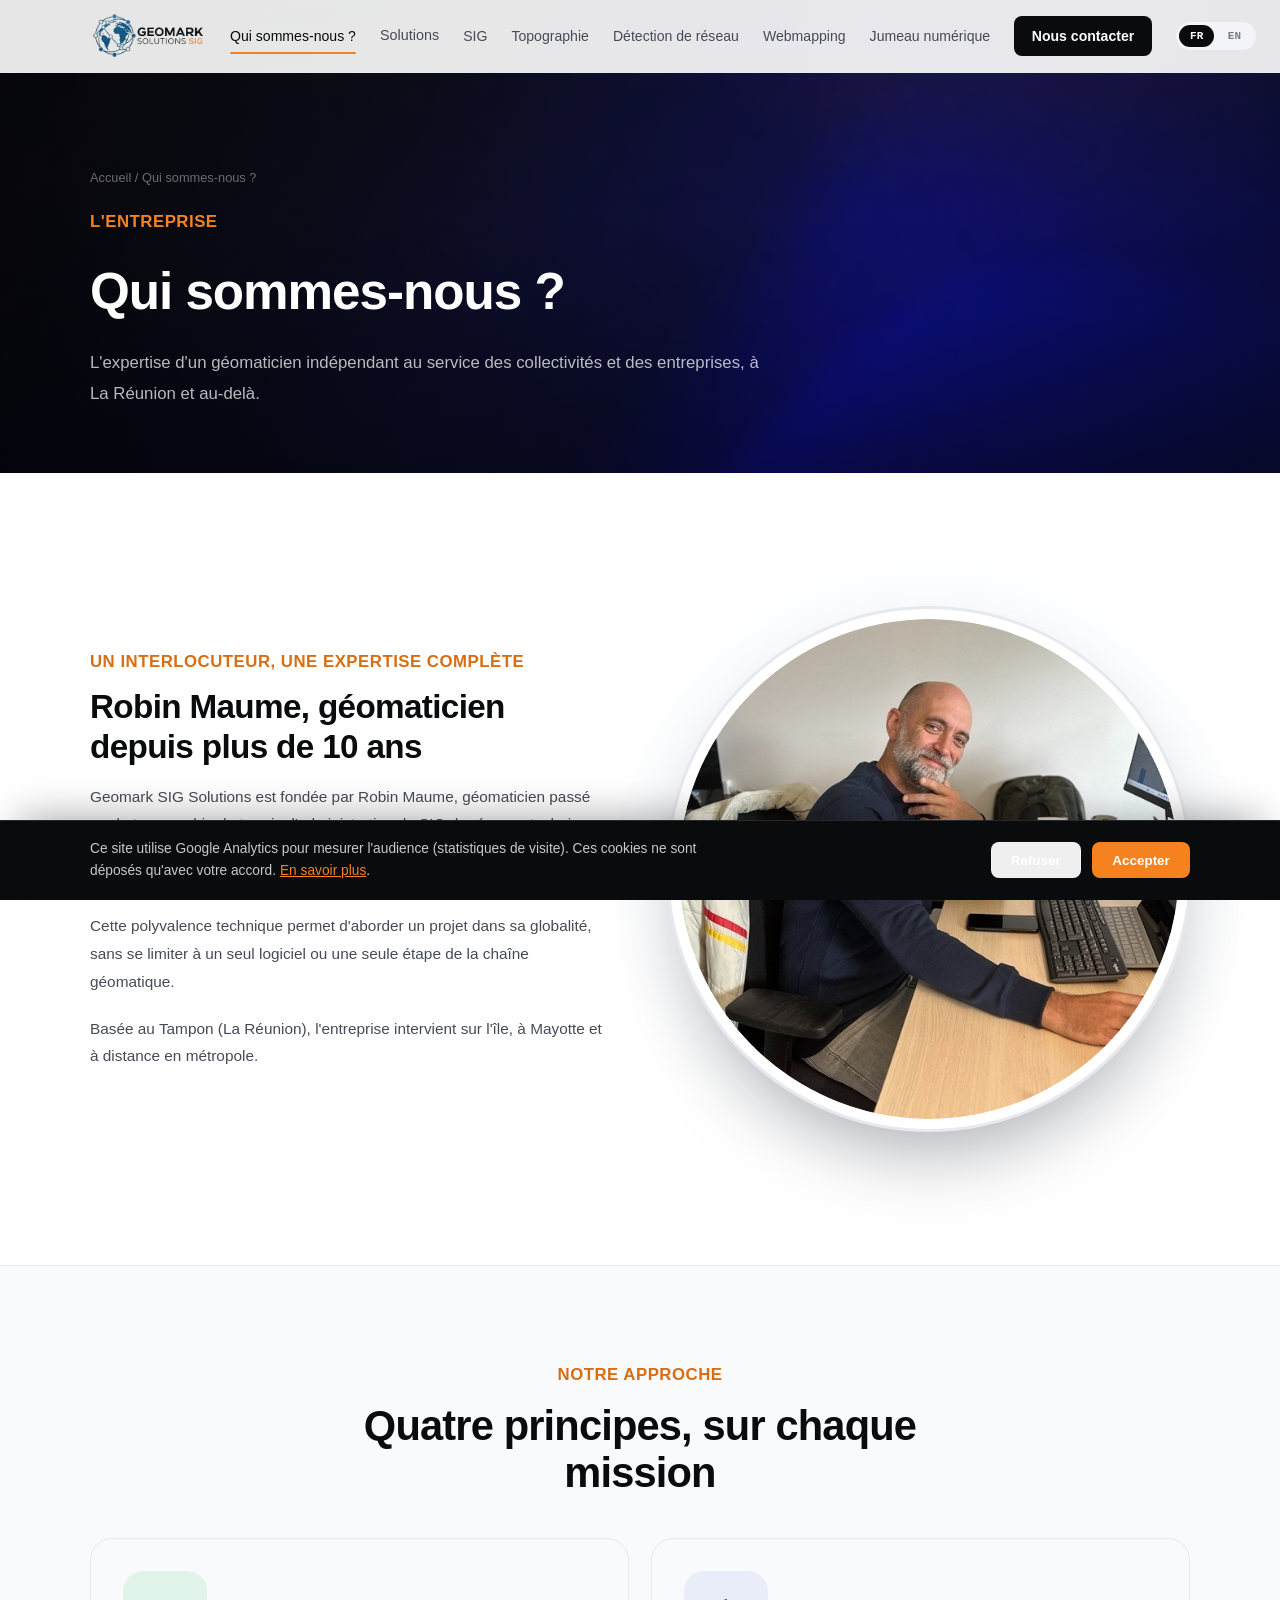
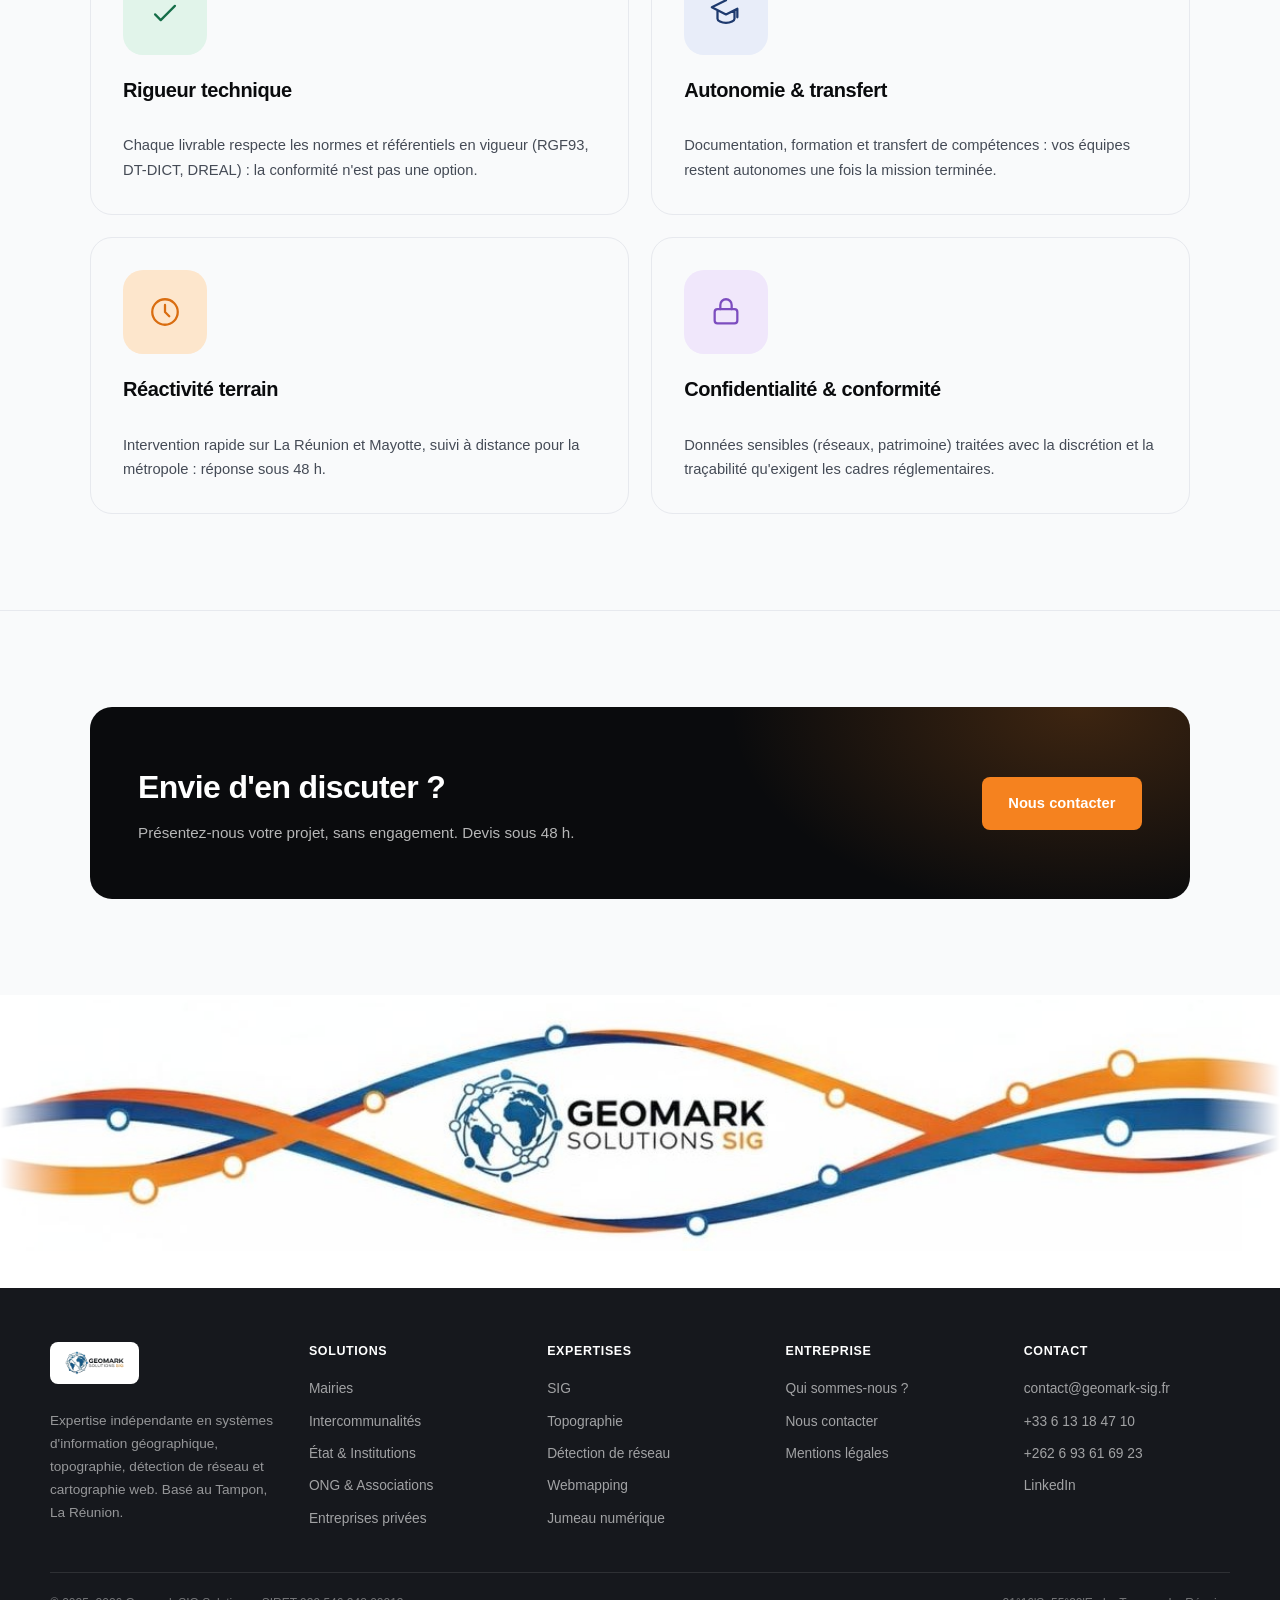
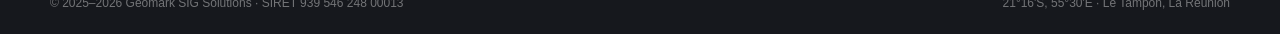
<file: qui-sommes-nous.html>
<!DOCTYPE html>
<html lang="fr">
<head>
<meta charset="UTF-8">
<link rel="icon" type="image/png" href="assets/logo-mark-geomark.png">
<meta name="viewport" content="width=device-width,initial-scale=1.0">
<meta http-equiv="Content-Security-Policy" content="default-src 'self'; script-src 'self' 'unsafe-inline' https://unpkg.com https://www.googletagmanager.com; style-src 'self' 'unsafe-inline' https://fonts.googleapis.com https://unpkg.com; font-src 'self' https://fonts.gstatic.com; img-src 'self' data: https://data.geopf.fr https://unpkg.com https://*.google-analytics.com https://*.googletagmanager.com; media-src 'self'; connect-src 'self' https://api.web3forms.com https://*.google-analytics.com https://*.analytics.google.com https://*.googletagmanager.com; object-src 'none'; base-uri 'self'; form-action 'self' https://api.web3forms.com; frame-src 'none'">
<meta name="referrer" content="strict-origin-when-cross-origin">
<link rel="canonical" href="https://geomark-sig.fr/qui-sommes-nous.html">
<meta property="og:site_name" content="Geomark SIG">
<meta property="og:image" content="https://geomark-sig.fr/assets/images/og-image.png">
<meta name="twitter:card" content="summary_large_image">
<meta name="twitter:image" content="https://geomark-sig.fr/assets/images/og-image.png">
<title>Qui sommes-nous ?, Geomark SIG Solutions</title>
<meta name="description" content="Geomark SIG Solutions, l'expertise indépendante de Robin Maume, géomaticien depuis plus de 10 ans, basé au Tampon, La Réunion.">
<link rel="preconnect" href="https://fonts.googleapis.com">
<link rel="preconnect" href="https://fonts.gstatic.com" crossorigin>
<link href="https://fonts.googleapis.com/css2?family=Inter:wght@400;500;600;700;800&family=IBM+Plex+Mono:wght@500;600&family=Space+Grotesk:wght@500;600;700&display=swap" rel="stylesheet">
<link rel="stylesheet" href="assets/style.css">
</head>
<body>

<header class="site-hdr" id="hdr">
  <div class="hdr-in">
    <a class="brand" href="index.html"><img src="assets/images/logo-geomark.png" alt="Geomark SIG Solutions"></a>
    <nav class="nav" id="nav">
      <a href="qui-sommes-nous.html" class="active" data-i18n="nav_about">Qui sommes-nous ?</a>
      <div class="nav-item-drop">
        <button class="nav-drop-btn" type="button" data-i18n="nav_solutions">Solutions <svg class="nav-caret" viewBox="0 0 24 24" fill="none" stroke="currentColor" stroke-width="2"><path d="m6 9 6 6 6-6"/></svg></button>
        <div class="nav-drop-menu">
          <a href="mairie.html"><svg viewBox="0 0 24 24" fill="none" stroke-width="1.6"><path d="M3 21h18M4 21V10l8-6 8 6v11M9 21v-6h6v6"/></svg><span data-i18n="nav_sol_mairie">Mairies</span></a>
          <a href="intercommunalite.html"><svg viewBox="0 0 24 24" fill="none" stroke-width="1.6"><circle cx="12" cy="5" r="2"/><circle cx="5" cy="19" r="2"/><circle cx="19" cy="19" r="2"/><path d="M12 7v4M12 11 6.5 17M12 11l5.5 6"/></svg><span data-i18n="nav_sol_epci">Intercommunalités</span></a>
          <a href="ecosysteme-etat.html"><svg viewBox="0 0 24 24" fill="none" stroke-width="1.6"><path d="M12 3 4 6v6c0 5 3.5 8 8 9 4.5-1 8-4 8-9V6l-8-3Z"/></svg><span data-i18n="nav_sol_etat">État &amp; Institutions</span></a>
          <a href="ong-associations.html"><svg viewBox="0 0 24 24" fill="none" stroke-width="1.6"><path d="M8 11a3 3 0 1 0 0-6 3 3 0 0 0 0 6Z"/><path d="M2 20c0-3 2.5-5.5 6-5.5s6 2.5 6 5.5"/><path d="M16 11a3 3 0 1 0 0-6"/><path d="M14.5 14.5c2.8.3 4.5 2.5 4.5 5.5"/></svg><span data-i18n="nav_sol_ong">ONG &amp; Associations</span></a>
          <a href="prive.html"><svg viewBox="0 0 24 24" fill="none" stroke-width="1.6"><rect x="3" y="8" width="18" height="12" rx="2"/><path d="M8 8V6a2 2 0 0 1 2-2h4a2 2 0 0 1 2 2v2M3 13h18"/></svg><span data-i18n="nav_sol_prive">Entreprises privées</span></a>
        </div>
      </div>
      <a href="sig.html" data-i18n="nav_sig">SIG</a>
      <a href="topographie.html" data-i18n="nav_topo">Topographie</a>
      <a href="detection-reseau.html" data-i18n="nav_detection">Détection de réseau</a>
      <a href="webmapping.html" data-i18n="nav_webmapping">Webmapping</a>
      <a href="jumeau-numerique.html" data-i18n="nav_twin">Jumeau numérique</a>
      <a href="contact.html" class="btn-nav" data-i18n="nav_contact">Nous contacter</a>
    </nav>
    <div class="hdr-right">
      <div class="langsw"><button data-lang="fr" class="active">FR</button><button data-lang="en">EN</button></div>
      <button class="nav-toggle" id="navToggle" aria-label="Menu"><svg viewBox="0 0 24 24" fill="none" stroke="currentColor" stroke-width="1.8" stroke-linecap="round"><path d="M4 6h16M4 12h16M4 18h16"/></svg></button>
    </div>
  </div>
</header>

<section class="phero">
  <div class="wrap">
    <div class="breadcrumb"><a href="index.html" data-i18n="bc_home">Accueil</a> / <span data-i18n="nav_about">Qui sommes-nous ?</span></div>
    <span class="eyebrow" data-i18n="eyebrow">L'entreprise</span>
    <h1 data-i18n="h1">Qui sommes-nous ?</h1>
    <p class="lead" data-i18n="lead">L'expertise d'un géomaticien indépendant au service des collectivités et des entreprises, à La Réunion et au-delà.</p>
  </div>
</section>

<section class="sec">
  <div class="wrap">
    <div class="split reveal">
      <div class="split-txt">
        <span class="eyebrow" data-i18n="intro_eyebrow">Un interlocuteur, une expertise complète</span>
        <h2 data-i18n="intro_h2">Robin Maume, géomaticien depuis plus de 10 ans</h2>
        <p data-i18n="intro_p1">Geomark SIG Solutions est fondée par Robin Maume, géomaticien passé par la topographie de terrain, l'administration de SIG de réseaux techniques, le géomarketing international et le développement d'outils cartographiques web.</p>
        <p data-i18n="intro_p2">Cette polyvalence technique permet d'aborder un projet dans sa globalité, sans se limiter à un seul logiciel ou une seule étape de la chaîne géomatique.</p>
        <p data-i18n="intro_p3">Basée au Tampon (La Réunion), l'entreprise intervient sur l'île, à Mayotte et à distance en métropole.</p>
      </div>
      <div class="split-media"><div class="portrait-bubble"><div class="portrait-ring"><img src="assets/images/qui-sommes-nous.png" alt="Robin Maume, géomaticien, Geomark SIG Solutions"></div></div></div>
    </div>
  </div>
</section>

<section class="sec sec-line sec-gray">
  <div class="wrap">
    <div class="center reveal" style="max-width:640px;margin-bottom:2.6rem;">
      <span class="eyebrow" data-i18n="values_eyebrow">Notre approche</span>
      <h2 class="htitle" data-i18n="values_title">Quatre principes, sur chaque mission</h2>
    </div>
    <div class="svc-grid reveal">
      <div class="svc-card">
        <div class="svc-ico big ico-green"><svg class="icon" viewBox="0 0 24 24" style="width:34px;height:34px;stroke:var(--green-600);"><path d="m5 13 4 4L19 7"/></svg></div>
        <h3 data-i18n="v1_t">Rigueur technique</h3>
        <p data-i18n="v1_d">Chaque livrable respecte les normes et référentiels en vigueur (RGF93, DT-DICT, DREAL) : la conformité n'est pas une option.</p>
      </div>
      <div class="svc-card">
        <div class="svc-ico big ico-blue"><svg class="icon" viewBox="0 0 24 24" style="width:34px;height:34px;stroke:var(--navy);"><path d="M12 3 2 8l10 5 8-4v6M6 10.5V16c0 1.5 2.7 3 6 3s6-1.5 6-3v-5.5"/></svg></div>
        <h3 data-i18n="v2_t">Autonomie &amp; transfert</h3>
        <p data-i18n="v2_d">Documentation, formation et transfert de compétences : vos équipes restent autonomes une fois la mission terminée.</p>
      </div>
      <div class="svc-card">
        <div class="svc-ico big ico-orange"><svg class="icon" viewBox="0 0 24 24" style="width:34px;height:34px;stroke:var(--orange-600);"><circle cx="12" cy="12" r="9"/><path d="M12 7v5l3 3"/></svg></div>
        <h3 data-i18n="v3_t">Réactivité terrain</h3>
        <p data-i18n="v3_d">Intervention rapide sur La Réunion et Mayotte, suivi à distance pour la métropole : réponse sous 48 h.</p>
      </div>
      <div class="svc-card">
        <div class="svc-ico big ico-purple"><svg class="icon" viewBox="0 0 24 24" style="width:34px;height:34px;stroke:var(--purple);"><rect x="4" y="10" width="16" height="10" rx="2"/><path d="M8 10V7a4 4 0 0 1 8 0v3"/></svg></div>
        <h3 data-i18n="v4_t">Confidentialité &amp; conformité</h3>
        <p data-i18n="v4_d">Données sensibles (réseaux, patrimoine) traitées avec la discrétion et la traçabilité qu'exigent les cadres réglementaires.</p>
      </div>
    </div>
  </div>
</section>

<section class="sec sec-line sec-gray">
  <div class="wrap">
    <div class="ctaband reveal">
      <div class="ctaband-tx">
        <h2 data-i18n="cta_title">Envie d'en discuter ?</h2>
        <p data-i18n="cta_sub">Présentez-nous votre projet, sans engagement. Devis sous 48 h.</p>
      </div>
      <div class="ctaband-btns">
        <a href="contact.html" class="btn btn-orange" data-i18n="cta_btn">Nous contacter</a>
      </div>
    </div>
  </div>
</section>

<section class="ribbon-band">
  <img class="ribbon-img" src="assets/images/ribbon-band.jpg" alt="Geomark SIG Solutions">
</section>

<footer class="ftr">
  <div class="wrap ftr-in">
    <div>
      <div class="ftr-brand"><img src="assets/images/logo-geomark.png" alt="Geomark"></div>
      <p class="ftr-desc" data-i18n="ftr_desc">Expertise indépendante en systèmes d'information géographique, topographie, détection de réseau et cartographie web. Basé au Tampon, La Réunion.</p>
    </div>
    <div class="ftr-col">
      <div class="ftr-h" data-i18n="ftr_h_solutions">Solutions</div>
      <a href="mairie.html" data-i18n="nav_sol_mairie">Mairies</a>
      <a href="intercommunalite.html" data-i18n="nav_sol_epci">Intercommunalités</a>
      <a href="ecosysteme-etat.html" data-i18n="nav_sol_etat">État &amp; Institutions</a>
      <a href="ong-associations.html" data-i18n="nav_sol_ong">ONG &amp; Associations</a>
      <a href="prive.html" data-i18n="nav_sol_prive">Entreprises privées</a>
    </div>
    <div class="ftr-col">
      <div class="ftr-h" data-i18n="ftr_h_expertise">Expertises</div>
      <a href="sig.html" data-i18n="nav_sig">SIG</a>
      <a href="topographie.html" data-i18n="nav_topo">Topographie</a>
      <a href="detection-reseau.html" data-i18n="nav_detection">Détection de réseau</a>
      <a href="webmapping.html" data-i18n="nav_webmapping">Webmapping</a>
      <a href="jumeau-numerique.html" data-i18n="nav_twin">Jumeau numérique</a>
    </div>
    <div class="ftr-col">
      <div class="ftr-h" data-i18n="ftr_h_company">Entreprise</div>
      <a href="qui-sommes-nous.html" data-i18n="nav_about">Qui sommes-nous ?</a>
      <a href="contact.html" data-i18n="nav_contact">Nous contacter</a>
      <a href="mentions-legales.html" data-i18n="nav_legal">Mentions légales</a>
    </div>
    <div class="ftr-col">
      <div class="ftr-h" data-i18n="ftr_h_contact">Contact</div>
      <a href="mailto:contact@geomark-sig.fr">contact@geomark-sig.fr</a>
      <a href="tel:+33613184710">+33 6 13 18 47 10</a>
      <a href="tel:+262693616923">+262 6 93 61 69 23</a>
      <a href="https://www.linkedin.com/company/geomark-sig/" target="_blank">LinkedIn</a>
    </div>
  </div>
  <div class="wrap ftr-bottom">
    <span data-i18n="ftr_copy">© 2025–2026 Geomark SIG Solutions · SIRET 939 546 248 00013</span>
    <span>21°16'S, 55°30'E · Le Tampon, La Réunion</span>
  </div>
</footer>

<script>
window.I18N = {
  fr: {
    nav_about:"Qui sommes-nous ?", nav_sig:"SIG", nav_topo:"Topographie", nav_detection:"Détection de réseau", nav_webmapping:"Webmapping", nav_twin:"Jumeau numérique", nav_contact:"Nous contacter", nav_legal:"Mentions légales",
    nav_solutions:"Solutions", nav_sol_mairie:"Mairies", nav_sol_epci:"Intercommunalités", nav_sol_etat:"État &amp; Institutions", nav_sol_ong:"ONG &amp; Associations", nav_sol_prive:"Entreprises privées", ftr_h_solutions:"Solutions",
    bc_home:"Accueil", eyebrow:"L'entreprise",
    h1:"Qui sommes-nous ?",
    lead:"L'expertise d'un géomaticien indépendant au service des collectivités et des entreprises, à La Réunion et au-delà.",
    intro_eyebrow:"Un interlocuteur, une expertise complète", intro_h2:"Robin Maume, géomaticien depuis plus de 10 ans",
    intro_p1:"Geomark SIG Solutions est fondée par Robin Maume, géomaticien passé par la topographie de terrain, l'administration de SIG de réseaux techniques, le géomarketing international et le développement d'outils cartographiques web.",
    intro_p2:"Cette polyvalence technique permet d'aborder un projet dans sa globalité, sans se limiter à un seul logiciel ou une seule étape de la chaîne géomatique.",
    intro_p3:"Basée au Tampon (La Réunion), l'entreprise intervient sur l'île, à Mayotte et à distance en métropole.",
 
    values_eyebrow:"Notre approche", values_title:"Quatre principes, sur chaque mission",
    v1_t:"Rigueur technique", v1_d:"Chaque livrable respecte les normes et référentiels en vigueur (RGF93, DT-DICT, DREAL) : la conformité n'est pas une option.",
    v2_t:"Autonomie & transfert", v2_d:"Documentation, formation et transfert de compétences : vos équipes restent autonomes une fois la mission terminée.",
    v3_t:"Réactivité terrain", v3_d:"Intervention rapide sur La Réunion et Mayotte, suivi à distance pour la métropole : réponse sous 48 h.",
    v4_t:"Confidentialité & conformité", v4_d:"Données sensibles (réseaux, patrimoine) traitées avec la discrétion et la traçabilité qu'exigent les cadres réglementaires.",
    cta_title:"Envie d'en discuter ?", cta_sub:"Présentez-nous votre projet, sans engagement. Devis sous 48 h.", cta_btn:"Nous contacter",
    ftr_desc:"Expertise indépendante en systèmes d'information géographique, topographie, détection de réseau et cartographie web. Basé au Tampon, La Réunion.",
    ftr_h_expertise:"Expertises", ftr_h_company:"Entreprise", ftr_h_contact:"Contact",
    ftr_copy:"© 2025–2026 Geomark SIG Solutions · SIRET 939 546 248 00013"
  },
  en: {
    nav_about:"About us", nav_sig:"GIS", nav_topo:"Land Surveying", nav_detection:"Network Detection", nav_webmapping:"Web Mapping", nav_twin:"Digital twin", nav_contact:"Contact us", nav_legal:"Legal notice",
    nav_solutions:"Solutions", nav_sol_mairie:"Municipalities", nav_sol_epci:"Inter-municipal bodies", nav_sol_etat:"State &amp; Institutions", nav_sol_ong:"NGOs &amp; Associations", nav_sol_prive:"Private companies", ftr_h_solutions:"Solutions",
    bc_home:"Home", eyebrow:"The company",
    h1:"About us",
    lead:"The expertise of an independent GIS specialist serving local authorities and businesses, in Réunion Island and beyond.",
    intro_eyebrow:"One contact, complete expertise", intro_h2:"Robin Maume, a GIS specialist for over 10 years",
    intro_p1:"Geomark SIG Solutions was founded by Robin Maume, a GIS specialist with a background in field surveying, GIS administration for technical networks, international geomarketing and web mapping tool development.",
    intro_p2:"This technical versatility makes it possible to approach a project as a whole, rather than being limited to a single piece of software or a single step of the GIS chain.",
    intro_p3:"Based in Le Tampon (Réunion Island), the company operates across the island, in Mayotte and remotely in mainland France.",
 
    values_eyebrow:"Our approach", values_title:"Four principles, on every engagement",
    v1_t:"Technical rigour", v1_d:"Every deliverable meets current standards and reference systems (RGF93, DT-DICT, DREAL): compliance is not optional.",
    v2_t:"Autonomy & knowledge transfer", v2_d:"Documentation, training and skills transfer: your teams stay autonomous once the engagement is over.",
    v3_t:"Field responsiveness", v3_d:"Fast intervention across Réunion Island and Mayotte, remote follow-up for mainland France: response within 48h.",
    v4_t:"Confidentiality & compliance", v4_d:"Sensitive data (networks, assets) handled with the discretion and traceability required by regulatory frameworks.",
    cta_title:"Want to talk about it?", cta_sub:"Tell us about your project, no strings attached. Quote within 48 h.", cta_btn:"Contact us",
    ftr_desc:"Independent expertise in geographic information systems, land surveying, network detection and web mapping. Based in Le Tampon, Réunion Island.",
    ftr_h_expertise:"Expertise", ftr_h_company:"Company", ftr_h_contact:"Contact",
    ftr_copy:"© 2025–2026 Geomark SIG Solutions · SIRET 939 546 248 00013"
  }
};
</script>
<script src="assets/main.js"></script>
</body>
</html>
</file>
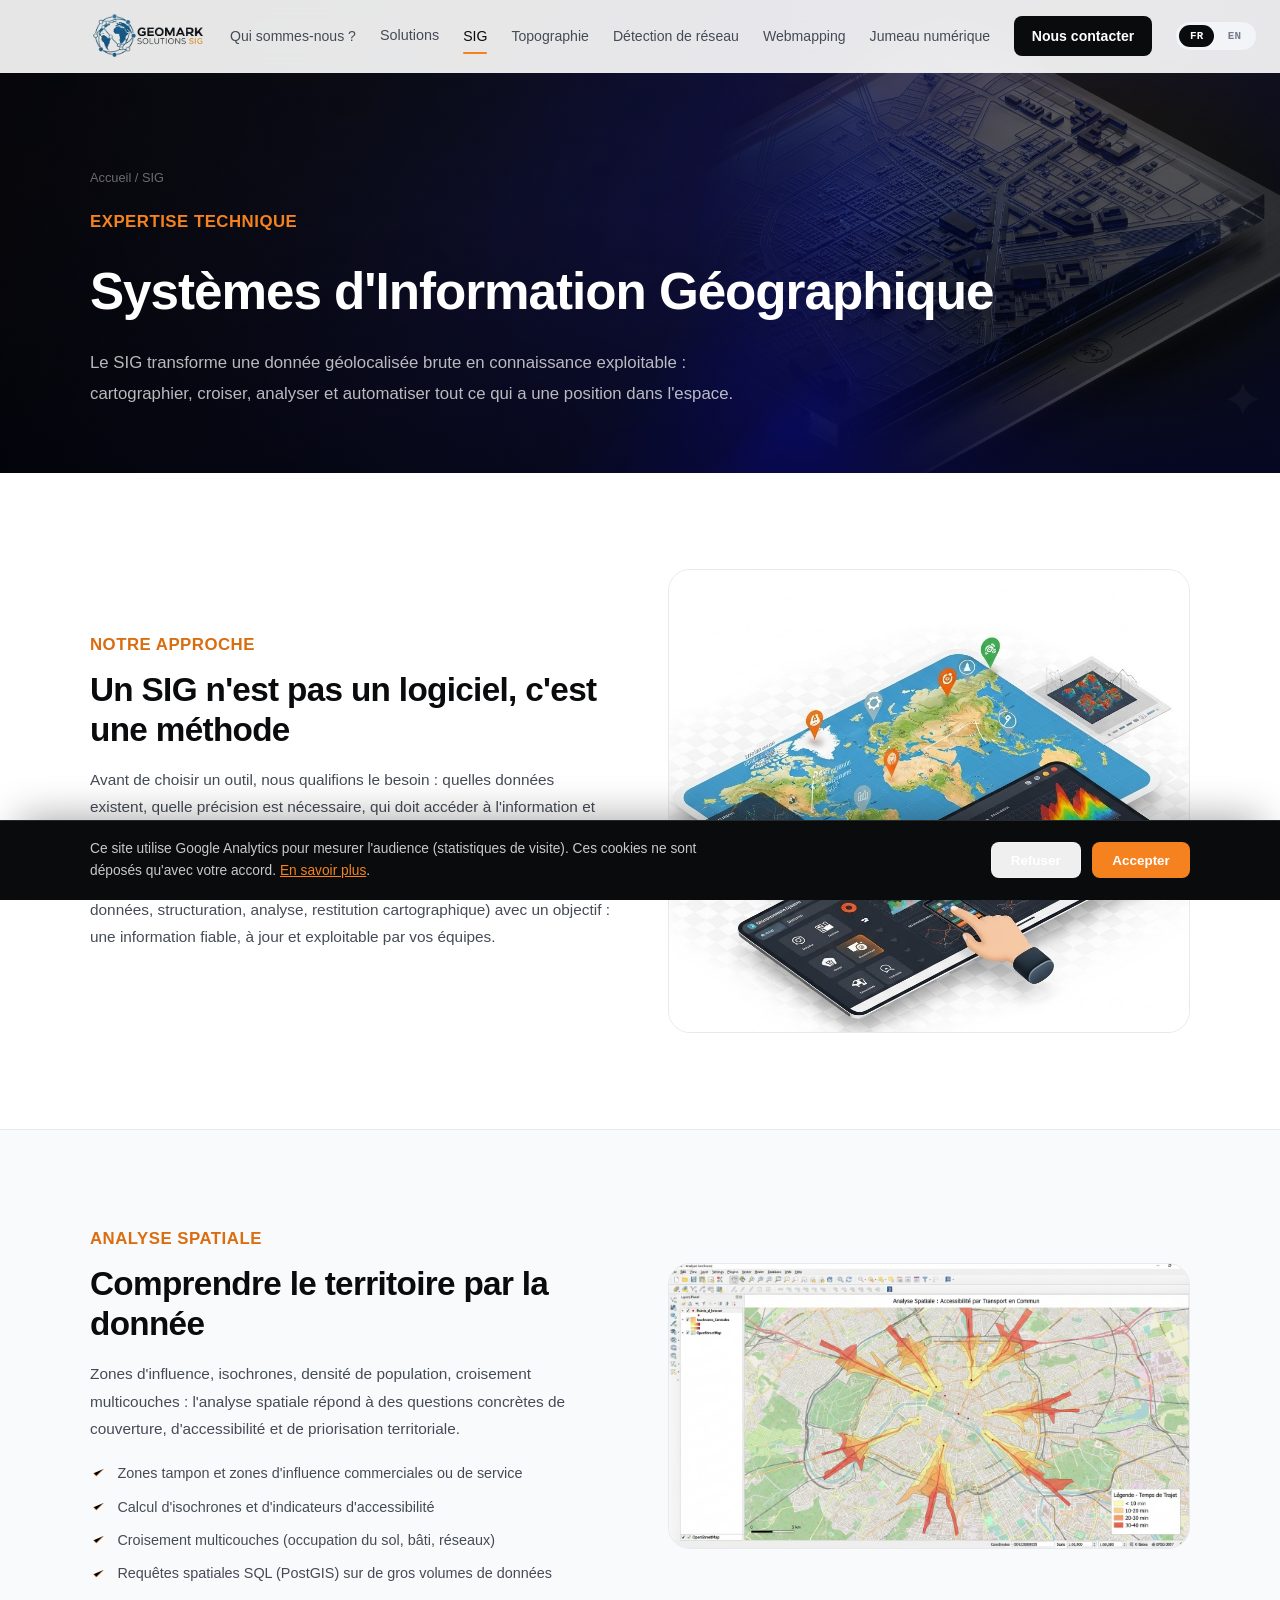
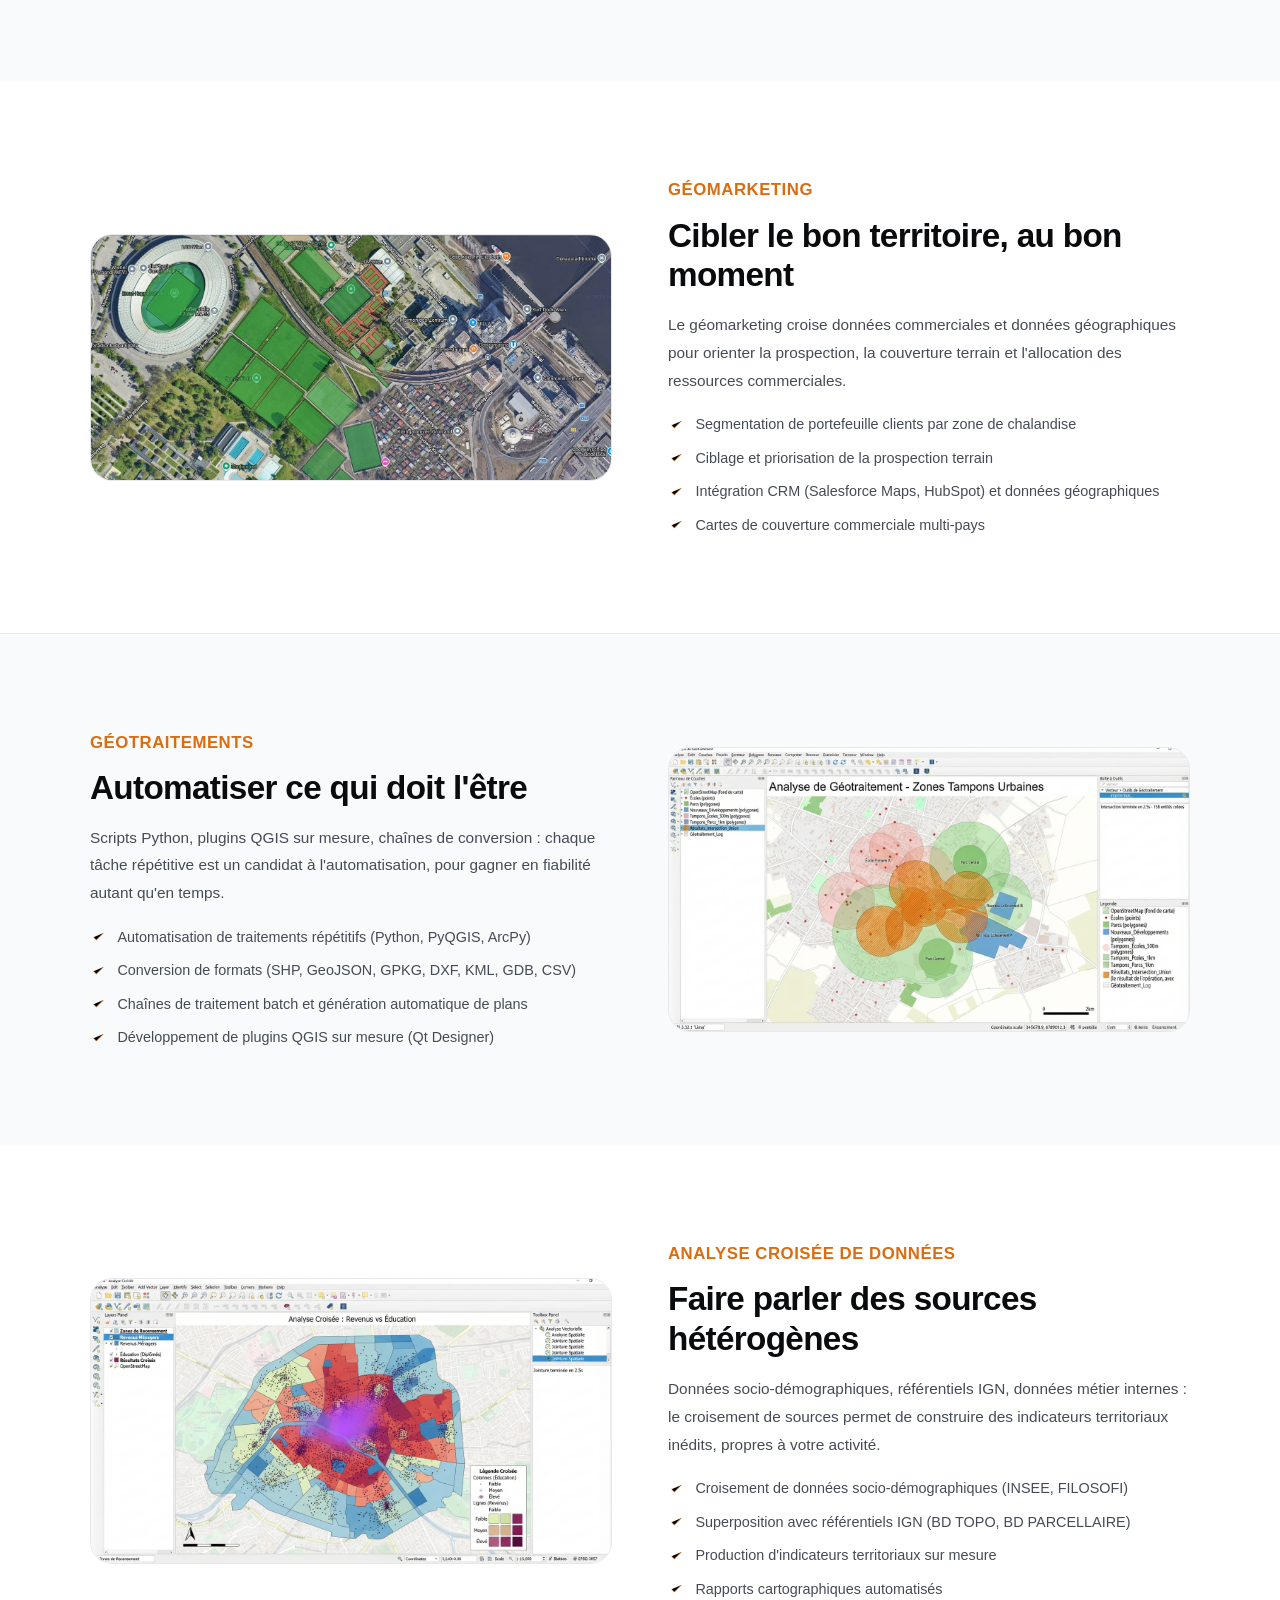
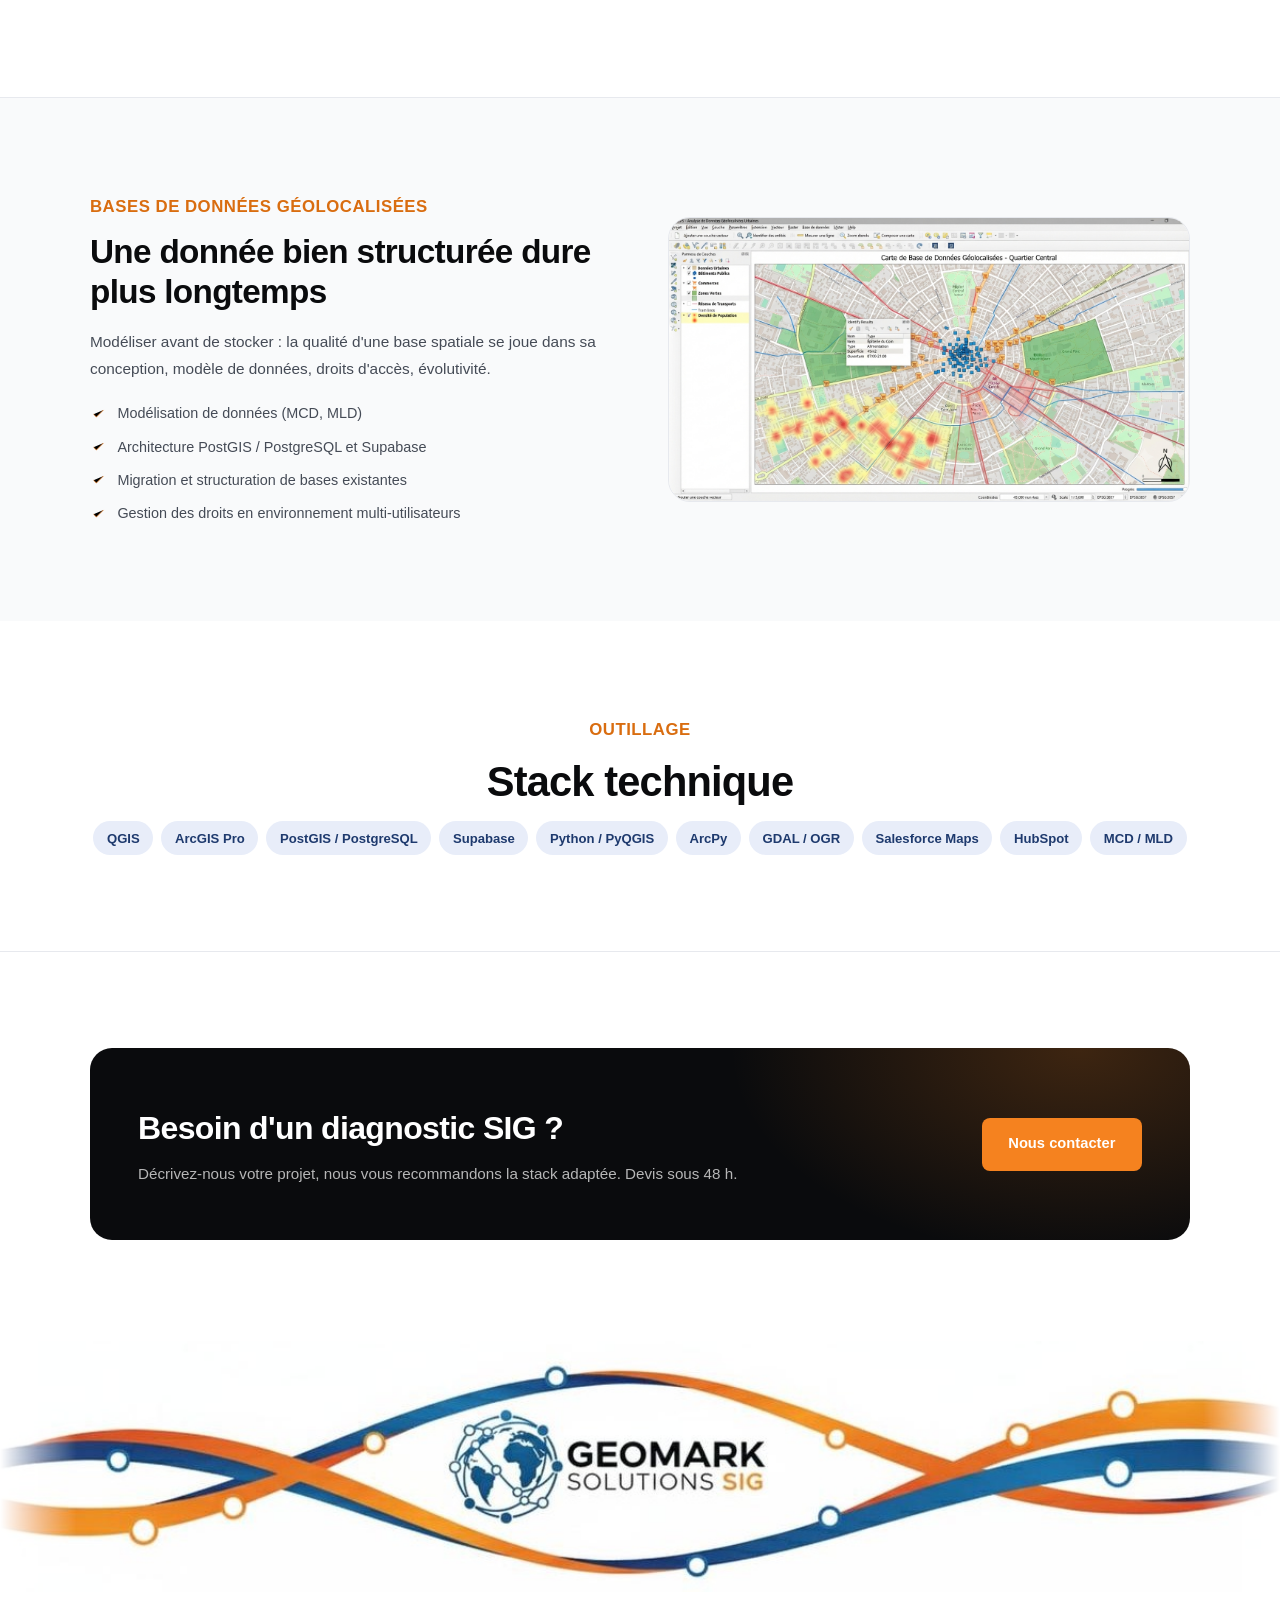
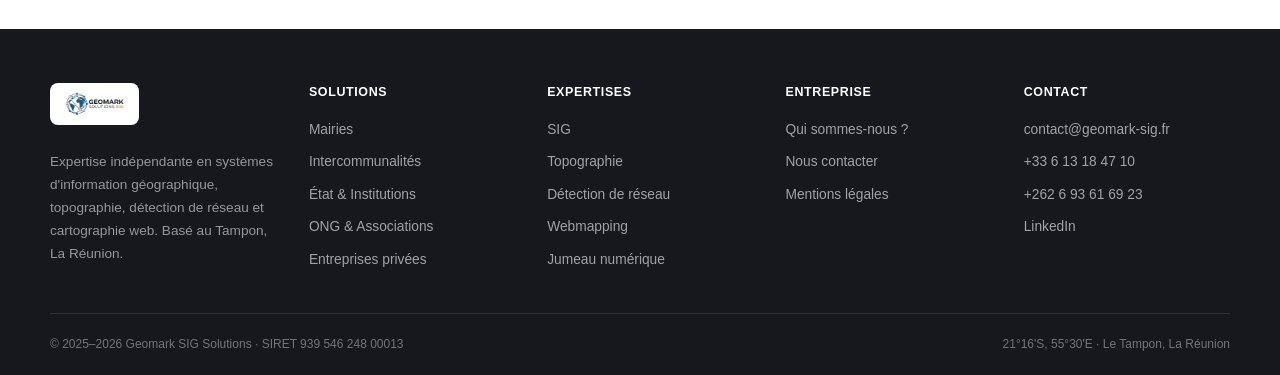
<file: sig.html>
<!DOCTYPE html>
<html lang="fr">
<head>
<meta charset="UTF-8">
<link rel="icon" type="image/png" href="assets/logo-mark-geomark.png">
<meta name="viewport" content="width=device-width,initial-scale=1.0">
<meta http-equiv="Content-Security-Policy" content="default-src 'self'; script-src 'self' 'unsafe-inline' https://unpkg.com https://www.googletagmanager.com; style-src 'self' 'unsafe-inline' https://fonts.googleapis.com https://unpkg.com; font-src 'self' https://fonts.gstatic.com; img-src 'self' data: https://data.geopf.fr https://unpkg.com https://*.google-analytics.com https://*.googletagmanager.com; media-src 'self'; connect-src 'self' https://api.web3forms.com https://*.google-analytics.com https://*.analytics.google.com https://*.googletagmanager.com; object-src 'none'; base-uri 'self'; form-action 'self' https://api.web3forms.com; frame-src 'none'">
<meta name="referrer" content="strict-origin-when-cross-origin">
<link rel="canonical" href="https://geomark-sig.fr/sig.html">
<meta property="og:site_name" content="Geomark SIG">
<meta property="og:image" content="https://geomark-sig.fr/assets/images/og-image.png">
<meta name="twitter:card" content="summary_large_image">
<meta name="twitter:image" content="https://geomark-sig.fr/assets/images/og-image.png">
<title>SIG, Systèmes d'Information Géographique · Geomark SIG Solutions</title>
<meta name="description" content="Analyse spatiale, géomarketing, géotraitements automatisés, croisement de données et bases de données géolocalisées, expertise SIG Geomark SIG Solutions.">
<link rel="preconnect" href="https://fonts.googleapis.com">
<link rel="preconnect" href="https://fonts.gstatic.com" crossorigin>
<link href="https://fonts.googleapis.com/css2?family=Inter:wght@400;500;600;700;800&family=IBM+Plex+Mono:wght@500;600&family=Space+Grotesk:wght@500;600;700&display=swap" rel="stylesheet">
<link rel="stylesheet" href="assets/style.css">
</head>
<body>

<header class="site-hdr" id="hdr">
  <div class="hdr-in">
    <a class="brand" href="index.html"><img src="assets/images/logo-geomark.png" alt="Geomark SIG Solutions"></a>
    <nav class="nav" id="nav">
      <a href="qui-sommes-nous.html" data-i18n="nav_about">Qui sommes-nous ?</a>
      <div class="nav-item-drop">
        <button class="nav-drop-btn" type="button" data-i18n="nav_solutions">Solutions <svg class="nav-caret" viewBox="0 0 24 24" fill="none" stroke="currentColor" stroke-width="2"><path d="m6 9 6 6 6-6"/></svg></button>
        <div class="nav-drop-menu">
          <a href="mairie.html"><svg viewBox="0 0 24 24" fill="none" stroke-width="1.6"><path d="M3 21h18M4 21V10l8-6 8 6v11M9 21v-6h6v6"/></svg><span data-i18n="nav_sol_mairie">Mairies</span></a>
          <a href="intercommunalite.html"><svg viewBox="0 0 24 24" fill="none" stroke-width="1.6"><circle cx="12" cy="5" r="2"/><circle cx="5" cy="19" r="2"/><circle cx="19" cy="19" r="2"/><path d="M12 7v4M12 11 6.5 17M12 11l5.5 6"/></svg><span data-i18n="nav_sol_epci">Intercommunalités</span></a>
          <a href="ecosysteme-etat.html"><svg viewBox="0 0 24 24" fill="none" stroke-width="1.6"><path d="M12 3 4 6v6c0 5 3.5 8 8 9 4.5-1 8-4 8-9V6l-8-3Z"/></svg><span data-i18n="nav_sol_etat">État &amp; Institutions</span></a>
          <a href="ong-associations.html"><svg viewBox="0 0 24 24" fill="none" stroke-width="1.6"><path d="M8 11a3 3 0 1 0 0-6 3 3 0 0 0 0 6Z"/><path d="M2 20c0-3 2.5-5.5 6-5.5s6 2.5 6 5.5"/><path d="M16 11a3 3 0 1 0 0-6"/><path d="M14.5 14.5c2.8.3 4.5 2.5 4.5 5.5"/></svg><span data-i18n="nav_sol_ong">ONG &amp; Associations</span></a>
          <a href="prive.html"><svg viewBox="0 0 24 24" fill="none" stroke-width="1.6"><rect x="3" y="8" width="18" height="12" rx="2"/><path d="M8 8V6a2 2 0 0 1 2-2h4a2 2 0 0 1 2 2v2M3 13h18"/></svg><span data-i18n="nav_sol_prive">Entreprises privées</span></a>
        </div>
      </div>
      <a href="sig.html" class="active" data-i18n="nav_sig">SIG</a>
      <a href="topographie.html" data-i18n="nav_topo">Topographie</a>
      <a href="detection-reseau.html" data-i18n="nav_detection">Détection de réseau</a>
      <a href="webmapping.html" data-i18n="nav_webmapping">Webmapping</a>
      <a href="jumeau-numerique.html" data-i18n="nav_twin">Jumeau numérique</a>
      <a href="contact.html" class="btn-nav" data-i18n="nav_contact">Nous contacter</a>
    </nav>
    <div class="hdr-right">
      <div class="langsw"><button data-lang="fr" class="active">FR</button><button data-lang="en">EN</button></div>
      <button class="nav-toggle" id="navToggle" aria-label="Menu"><svg viewBox="0 0 24 24" fill="none" stroke="currentColor" stroke-width="1.8" stroke-linecap="round"><path d="M4 6h16M4 12h16M4 18h16"/></svg></button>
    </div>
  </div>
</header>

<section class="phero">
  <div class="phero-incr i-sig"></div>
  <div class="wrap">
    <div class="breadcrumb"><a href="index.html" data-i18n="bc_home">Accueil</a> / <span data-i18n="nav_sig">SIG</span></div>
    <span class="eyebrow" data-i18n="eyebrow">Expertise technique</span>
    <h1 data-i18n="h1">Systèmes d'Information Géographique</h1>
    <p class="lead" data-i18n="lead">Le SIG transforme une donnée géolocalisée brute en connaissance exploitable : cartographier, croiser, analyser et automatiser tout ce qui a une position dans l'espace.</p>
  </div>
</section>

<section class="sec">
  <div class="wrap">
    <div class="split reveal">
      <div class="split-txt">
        <span class="eyebrow" data-i18n="intro_eyebrow">Notre approche</span>
        <h2 data-i18n="intro_h2">Un SIG n'est pas un logiciel, c'est une méthode</h2>
        <p data-i18n="intro_p1">Avant de choisir un outil, nous qualifions le besoin : quelles données existent, quelle précision est nécessaire, qui doit accéder à l'information et pour quelle décision.</p>
        <p data-i18n="intro_p2">Chaque mission couvre la chaîne complète (collecte ou récupération des données, structuration, analyse, restitution cartographique) avec un objectif : une information fiable, à jour et exploitable par vos équipes.</p>
      </div>
      <div class="split-media"><div class="ph-img auto"><img src="assets/images/SIG_general.jpg" alt="Systèmes d'Information Géographique, Geomark SIG Solutions"></div></div>
    </div>
  </div>
</section>

<!-- Analyse spatiale -->
<section class="sec sec-line sec-gray">
  <div class="wrap">
    <div class="split reveal">
      <div class="split-txt">
        <span class="eyebrow" data-i18n="s1_eyebrow">Analyse spatiale</span>
        <h2 data-i18n="s1_h2">Comprendre le territoire par la donnée</h2>
        <p data-i18n="s1_p">Zones d'influence, isochrones, densité de population, croisement multicouches : l'analyse spatiale répond à des questions concrètes de couverture, d'accessibilité et de priorisation territoriale.</p>
        <ul class="split-list">
          <li><svg viewBox="0 0 24 24"><path d="m5 13 4 4L19 7"/></svg><span data-i18n="s1_li1">Zones tampon et zones d'influence commerciales ou de service</span></li>
          <li><svg viewBox="0 0 24 24"><path d="m5 13 4 4L19 7"/></svg><span data-i18n="s1_li2">Calcul d'isochrones et d'indicateurs d'accessibilité</span></li>
          <li><svg viewBox="0 0 24 24"><path d="m5 13 4 4L19 7"/></svg><span data-i18n="s1_li3">Croisement multicouches (occupation du sol, bâti, réseaux)</span></li>
          <li><svg viewBox="0 0 24 24"><path d="m5 13 4 4L19 7"/></svg><span data-i18n="s1_li4">Requêtes spatiales SQL (PostGIS) sur de gros volumes de données</span></li>
        </ul>
      </div>
      <div class="split-media"><div class="ph-img"><img src="assets/images/analyse.png" alt="Analyse spatiale, Geomark SIG Solutions"></div></div>
    </div>
  </div>
</section>

<!-- Géomarketing -->
<section class="sec">
  <div class="wrap">
    <div class="split rev reveal">
      <div class="split-txt">
        <span class="eyebrow" data-i18n="s2_eyebrow">Géomarketing</span>
        <h2 data-i18n="s2_h2">Cibler le bon territoire, au bon moment</h2>
        <p data-i18n="s2_p">Le géomarketing croise données commerciales et données géographiques pour orienter la prospection, la couverture terrain et l'allocation des ressources commerciales.</p>
        <ul class="split-list">
          <li><svg viewBox="0 0 24 24"><path d="m5 13 4 4L19 7"/></svg><span data-i18n="s2_li1">Segmentation de portefeuille clients par zone de chalandise</span></li>
          <li><svg viewBox="0 0 24 24"><path d="m5 13 4 4L19 7"/></svg><span data-i18n="s2_li2">Ciblage et priorisation de la prospection terrain</span></li>
          <li><svg viewBox="0 0 24 24"><path d="m5 13 4 4L19 7"/></svg><span data-i18n="s2_li3">Intégration CRM (Salesforce Maps, HubSpot) et données géographiques</span></li>
          <li><svg viewBox="0 0 24 24"><path d="m5 13 4 4L19 7"/></svg><span data-i18n="s2_li4">Cartes de couverture commerciale multi-pays</span></li>
        </ul>
      </div>
      <div class="split-media"><div class="ph-img"><img src="assets/images/geomarketing.jpg" alt="Géomarketing, Geomark SIG Solutions"></div></div>
    </div>
  </div>
</section>

<!-- Géotraitements -->
<section class="sec sec-line sec-gray">
  <div class="wrap">
    <div class="split reveal">
      <div class="split-txt">
        <span class="eyebrow" data-i18n="s3_eyebrow">Géotraitements</span>
        <h2 data-i18n="s3_h2">Automatiser ce qui doit l'être</h2>
        <p data-i18n="s3_p">Scripts Python, plugins QGIS sur mesure, chaînes de conversion : chaque tâche répétitive est un candidat à l'automatisation, pour gagner en fiabilité autant qu'en temps.</p>
        <ul class="split-list">
          <li><svg viewBox="0 0 24 24"><path d="m5 13 4 4L19 7"/></svg><span data-i18n="s3_li1">Automatisation de traitements répétitifs (Python, PyQGIS, ArcPy)</span></li>
          <li><svg viewBox="0 0 24 24"><path d="m5 13 4 4L19 7"/></svg><span data-i18n="s3_li2">Conversion de formats (SHP, GeoJSON, GPKG, DXF, KML, GDB, CSV)</span></li>
          <li><svg viewBox="0 0 24 24"><path d="m5 13 4 4L19 7"/></svg><span data-i18n="s3_li3">Chaînes de traitement batch et génération automatique de plans</span></li>
          <li><svg viewBox="0 0 24 24"><path d="m5 13 4 4L19 7"/></svg><span data-i18n="s3_li4">Développement de plugins QGIS sur mesure (Qt Designer)</span></li>
        </ul>
      </div>
      <div class="split-media"><div class="ph-img"><img src="assets/images/geotraitement.png" alt="Géotraitements, Geomark SIG Solutions"></div></div>
    </div>
  </div>
</section>

<!-- Analyse croisée -->
<section class="sec">
  <div class="wrap">
    <div class="split rev reveal">
      <div class="split-txt">
        <span class="eyebrow" data-i18n="s4_eyebrow">Analyse croisée de données</span>
        <h2 data-i18n="s4_h2">Faire parler des sources hétérogènes</h2>
        <p data-i18n="s4_p">Données socio-démographiques, référentiels IGN, données métier internes : le croisement de sources permet de construire des indicateurs territoriaux inédits, propres à votre activité.</p>
        <ul class="split-list">
          <li><svg viewBox="0 0 24 24"><path d="m5 13 4 4L19 7"/></svg><span data-i18n="s4_li1">Croisement de données socio-démographiques (INSEE, FILOSOFI)</span></li>
          <li><svg viewBox="0 0 24 24"><path d="m5 13 4 4L19 7"/></svg><span data-i18n="s4_li2">Superposition avec référentiels IGN (BD TOPO, BD PARCELLAIRE)</span></li>
          <li><svg viewBox="0 0 24 24"><path d="m5 13 4 4L19 7"/></svg><span data-i18n="s4_li3">Production d'indicateurs territoriaux sur mesure</span></li>
          <li><svg viewBox="0 0 24 24"><path d="m5 13 4 4L19 7"/></svg><span data-i18n="s4_li4">Rapports cartographiques automatisés</span></li>
        </ul>
      </div>
      <div class="split-media"><div class="ph-img"><img src="assets/images/analyse_croisee.png" alt="Analyse croisée de données, Geomark SIG Solutions"></div></div>
    </div>
  </div>
</section>

<!-- Bases de données géolocalisées -->
<section class="sec sec-line sec-gray">
  <div class="wrap">
    <div class="split reveal">
      <div class="split-txt">
        <span class="eyebrow" data-i18n="s5_eyebrow">Bases de données géolocalisées</span>
        <h2 data-i18n="s5_h2">Une donnée bien structurée dure plus longtemps</h2>
        <p data-i18n="s5_p">Modéliser avant de stocker : la qualité d'une base spatiale se joue dans sa conception, modèle de données, droits d'accès, évolutivité.</p>
        <ul class="split-list">
          <li><svg viewBox="0 0 24 24"><path d="m5 13 4 4L19 7"/></svg><span data-i18n="s5_li1">Modélisation de données (MCD, MLD)</span></li>
          <li><svg viewBox="0 0 24 24"><path d="m5 13 4 4L19 7"/></svg><span data-i18n="s5_li2">Architecture PostGIS / PostgreSQL et Supabase</span></li>
          <li><svg viewBox="0 0 24 24"><path d="m5 13 4 4L19 7"/></svg><span data-i18n="s5_li3">Migration et structuration de bases existantes</span></li>
          <li><svg viewBox="0 0 24 24"><path d="m5 13 4 4L19 7"/></svg><span data-i18n="s5_li4">Gestion des droits en environnement multi-utilisateurs</span></li>
        </ul>
      </div>
      <div class="split-media"><div class="ph-img"><img src="assets/images/BDD_geoloc.png" alt="Bases de données géolocalisées PostGIS, Geomark SIG Solutions"></div></div>
    </div>
  </div>
</section>

<!-- Stack -->
<section class="sec">
  <div class="wrap">
    <div class="center reveal" style="max-width:600px;margin-bottom:1rem;">
      <span class="eyebrow" data-i18n="stack_eyebrow">Outillage</span>
      <h2 class="htitle" data-i18n="stack_title">Stack technique</h2>
    </div>
    <div class="chiprow reveal" style="justify-content:center;">
      <span class="chip">QGIS</span><span class="chip">ArcGIS Pro</span><span class="chip">PostGIS / PostgreSQL</span><span class="chip">Supabase</span><span class="chip">Python / PyQGIS</span><span class="chip">ArcPy</span><span class="chip">GDAL / OGR</span><span class="chip">Salesforce Maps</span><span class="chip">HubSpot</span><span class="chip">MCD / MLD</span>
    </div>
  </div>
</section>

<section class="sec sec-line">
  <div class="wrap">
    <div class="ctaband reveal">
      <div class="ctaband-tx">
        <h2 data-i18n="cta_title">Besoin d'un diagnostic SIG ?</h2>
        <p data-i18n="cta_sub">Décrivez-nous votre projet, nous vous recommandons la stack adaptée. Devis sous 48 h.</p>
      </div>
      <div class="ctaband-btns">
        <a href="contact.html" class="btn btn-orange" data-i18n="cta_btn">Nous contacter</a>
      </div>
    </div>
  </div>
</section>

<section class="ribbon-band">
  <img class="ribbon-img" src="assets/images/ribbon-band.jpg" alt="Geomark SIG Solutions">
</section>

<footer class="ftr">
  <div class="wrap ftr-in">
    <div>
      <div class="ftr-brand"><img src="assets/images/logo-geomark.png" alt="Geomark"></div>
      <p class="ftr-desc" data-i18n="ftr_desc">Expertise indépendante en systèmes d'information géographique, topographie, détection de réseau et cartographie web. Basé au Tampon, La Réunion.</p>
    </div>
    <div class="ftr-col">
      <div class="ftr-h" data-i18n="ftr_h_solutions">Solutions</div>
      <a href="mairie.html" data-i18n="nav_sol_mairie">Mairies</a>
      <a href="intercommunalite.html" data-i18n="nav_sol_epci">Intercommunalités</a>
      <a href="ecosysteme-etat.html" data-i18n="nav_sol_etat">État &amp; Institutions</a>
      <a href="ong-associations.html" data-i18n="nav_sol_ong">ONG &amp; Associations</a>
      <a href="prive.html" data-i18n="nav_sol_prive">Entreprises privées</a>
    </div>
    <div class="ftr-col">
      <div class="ftr-h" data-i18n="ftr_h_expertise">Expertises</div>
      <a href="sig.html" data-i18n="nav_sig">SIG</a>
      <a href="topographie.html" data-i18n="nav_topo">Topographie</a>
      <a href="detection-reseau.html" data-i18n="nav_detection">Détection de réseau</a>
      <a href="webmapping.html" data-i18n="nav_webmapping">Webmapping</a>
      <a href="jumeau-numerique.html" data-i18n="nav_twin">Jumeau numérique</a>
    </div>
    <div class="ftr-col">
      <div class="ftr-h" data-i18n="ftr_h_company">Entreprise</div>
      <a href="qui-sommes-nous.html" data-i18n="nav_about">Qui sommes-nous ?</a>
      <a href="contact.html" data-i18n="nav_contact">Nous contacter</a>
      <a href="mentions-legales.html" data-i18n="nav_legal">Mentions légales</a>
    </div>
    <div class="ftr-col">
      <div class="ftr-h" data-i18n="ftr_h_contact">Contact</div>
      <a href="mailto:contact@geomark-sig.fr">contact@geomark-sig.fr</a>
      <a href="tel:+33613184710">+33 6 13 18 47 10</a>
      <a href="tel:+262693616923">+262 6 93 61 69 23</a>
      <a href="https://www.linkedin.com/company/geomark-sig/" target="_blank">LinkedIn</a>
    </div>
  </div>
  <div class="wrap ftr-bottom">
    <span data-i18n="ftr_copy">© 2025–2026 Geomark SIG Solutions · SIRET 939 546 248 00013</span>
    <span>21°16'S, 55°30'E · Le Tampon, La Réunion</span>
  </div>
</footer>

<script>
window.I18N = {
  fr: {
    nav_about:"Qui sommes-nous ?", nav_sig:"SIG", nav_topo:"Topographie", nav_detection:"Détection de réseau", nav_webmapping:"Webmapping", nav_twin:"Jumeau numérique", nav_contact:"Nous contacter", nav_legal:"Mentions légales",
    nav_solutions:"Solutions", nav_sol_mairie:"Mairies", nav_sol_epci:"Intercommunalités", nav_sol_etat:"État &amp; Institutions", nav_sol_ong:"ONG &amp; Associations", nav_sol_prive:"Entreprises privées", ftr_h_solutions:"Solutions",
    bc_home:"Accueil", eyebrow:"Expertise technique",
    h1:"Systèmes d'Information Géographique",
    lead:"Le SIG transforme une donnée géolocalisée brute en connaissance exploitable : cartographier, croiser, analyser et automatiser tout ce qui a une position dans l'espace.",
    intro_eyebrow:"Notre approche", intro_h2:"Un SIG n'est pas un logiciel, c'est une méthode",
    intro_p1:"Avant de choisir un outil, nous qualifions le besoin : quelles données existent, quelle précision est nécessaire, qui doit accéder à l'information et pour quelle décision.",
    intro_p2:"Chaque mission couvre la chaîne complète (collecte ou récupération des données, structuration, analyse, restitution cartographique) avec un objectif : une information fiable, à jour et exploitable par vos équipes.",
 
    s1_eyebrow:"Analyse spatiale", s1_h2:"Comprendre le territoire par la donnée",
    s1_p:"Zones d'influence, isochrones, densité de population, croisement multicouches : l'analyse spatiale répond à des questions concrètes de couverture, d'accessibilité et de priorisation territoriale.",
    s1_li1:"Zones tampon et zones d'influence commerciales ou de service", s1_li2:"Calcul d'isochrones et d'indicateurs d'accessibilité",
    s1_li3:"Croisement multicouches (occupation du sol, bâti, réseaux)", s1_li4:"Requêtes spatiales SQL (PostGIS) sur de gros volumes de données",
 
    s2_eyebrow:"Géomarketing", s2_h2:"Cibler le bon territoire, au bon moment",
    s2_p:"Le géomarketing croise données commerciales et données géographiques pour orienter la prospection, la couverture terrain et l'allocation des ressources commerciales.",
    s2_li1:"Segmentation de portefeuille clients par zone de chalandise", s2_li2:"Ciblage et priorisation de la prospection terrain",
    s2_li3:"Intégration CRM (Salesforce Maps, HubSpot) et données géographiques", s2_li4:"Cartes de couverture commerciale multi-pays",
 
    s3_eyebrow:"Géotraitements", s3_h2:"Automatiser ce qui doit l'être",
    s3_p:"Scripts Python, plugins QGIS sur mesure, chaînes de conversion : chaque tâche répétitive est un candidat à l'automatisation, pour gagner en fiabilité autant qu'en temps.",
    s3_li1:"Automatisation de traitements répétitifs (Python, PyQGIS, ArcPy)", s3_li2:"Conversion de formats (SHP, GeoJSON, GPKG, DXF, KML, GDB, CSV)",
    s3_li3:"Chaînes de traitement batch et génération automatique de plans", s3_li4:"Développement de plugins QGIS sur mesure (Qt Designer)",
 
    s4_eyebrow:"Analyse croisée de données", s4_h2:"Faire parler des sources hétérogènes",
    s4_p:"Données socio-démographiques, référentiels IGN, données métier internes : le croisement de sources permet de construire des indicateurs territoriaux inédits, propres à votre activité.",
    s4_li1:"Croisement de données socio-démographiques (INSEE, FILOSOFI)", s4_li2:"Superposition avec référentiels IGN (BD TOPO, BD PARCELLAIRE)",
    s4_li3:"Production d'indicateurs territoriaux sur mesure", s4_li4:"Rapports cartographiques automatisés",
 
    s5_eyebrow:"Bases de données géolocalisées", s5_h2:"Une donnée bien structurée dure plus longtemps",
    s5_p:"Modéliser avant de stocker : la qualité d'une base spatiale se joue dans sa conception, modèle de données, droits d'accès, évolutivité.",
    s5_li1:"Modélisation de données (MCD, MLD)", s5_li2:"Architecture PostGIS / PostgreSQL et Supabase",
    s5_li3:"Migration et structuration de bases existantes", s5_li4:"Gestion des droits en environnement multi-utilisateurs",
 
    stack_eyebrow:"Outillage", stack_title:"Stack technique",
    cta_title:"Besoin d'un diagnostic SIG ?", cta_sub:"Décrivez-nous votre projet, nous vous recommandons la stack adaptée. Devis sous 48 h.", cta_btn:"Nous contacter",
    ftr_desc:"Expertise indépendante en systèmes d'information géographique, topographie, détection de réseau et cartographie web. Basé au Tampon, La Réunion.",
    ftr_h_expertise:"Expertises", ftr_h_company:"Entreprise", ftr_h_contact:"Contact",
    ftr_copy:"© 2025–2026 Geomark SIG Solutions · SIRET 939 546 248 00013"
  },
  en: {
    nav_about:"About us", nav_sig:"GIS", nav_topo:"Land Surveying", nav_detection:"Network Detection", nav_webmapping:"Web Mapping", nav_twin:"Digital twin", nav_contact:"Contact us", nav_legal:"Legal notice",
    nav_solutions:"Solutions", nav_sol_mairie:"Municipalities", nav_sol_epci:"Inter-municipal bodies", nav_sol_etat:"State &amp; Institutions", nav_sol_ong:"NGOs &amp; Associations", nav_sol_prive:"Private companies", ftr_h_solutions:"Solutions",
    bc_home:"Home", eyebrow:"Technical expertise",
    h1:"Geographic Information Systems",
    lead:"GIS turns raw geolocated data into usable knowledge: mapping, cross-referencing, analysing and automating everything that has a position in space.",
    intro_eyebrow:"Our approach", intro_h2:"A GIS is not software, it's a method",
    intro_p1:"Before choosing a tool, we qualify the need: what data already exists, what precision is required, who needs access to the information and for what decision.",
    intro_p2:"Every engagement covers the full chain (data collection or retrieval, structuring, analysis, map output) with one goal: reliable, up-to-date information your teams can actually use.",
 
    s1_eyebrow:"Spatial analysis", s1_h2:"Understanding territory through data",
    s1_p:"Influence zones, isochrones, population density, multi-layer overlays: spatial analysis answers concrete questions of coverage, accessibility and territorial prioritisation.",
    s1_li1:"Buffer zones and commercial or service influence areas", s1_li2:"Isochrone calculation and accessibility indicators",
    s1_li3:"Multi-layer overlays (land use, buildings, networks)", s1_li4:"Spatial SQL queries (PostGIS) on large data volumes",
 
    s2_eyebrow:"Geomarketing", s2_h2:"Target the right territory, at the right time",
    s2_p:"Geomarketing cross-references commercial and geographic data to guide prospecting, field coverage and sales resource allocation.",
    s2_li1:"Customer portfolio segmentation by catchment area", s2_li2:"Targeting and prioritising field prospecting",
    s2_li3:"CRM integration (Salesforce Maps, HubSpot) with geographic data", s2_li4:"Multi-country commercial coverage maps",
 
    s3_eyebrow:"Geoprocessing", s3_h2:"Automating what should be automated",
    s3_p:"Python scripts, custom QGIS plugins, conversion pipelines: every repetitive task is a candidate for automation, gaining both reliability and time.",
    s3_li1:"Automation of repetitive processing (Python, PyQGIS, ArcPy)", s3_li2:"Format conversion (SHP, GeoJSON, GPKG, DXF, KML, GDB, CSV)",
    s3_li3:"Batch processing pipelines and automatic plan generation", s3_li4:"Custom QGIS plugin development (Qt Designer)",
 
    s4_eyebrow:"Cross-data analysis", s4_h2:"Making heterogeneous sources talk to each other",
    s4_p:"Socio-demographic data, IGN reference layers, internal business data: cross-referencing sources builds original territorial indicators specific to your activity.",
    s4_li1:"Cross-referencing socio-demographic data (INSEE, FILOSOFI)", s4_li2:"Overlay with IGN reference layers (BD TOPO, BD PARCELLAIRE)",
    s4_li3:"Custom territorial indicator production", s4_li4:"Automated map reporting",
 
    s5_eyebrow:"Geolocated databases", s5_h2:"Well-structured data lasts longer",
    s5_p:"Model before you store: the quality of a spatial database is decided at design time, data model, access rights, scalability.",
    s5_li1:"Data modelling (conceptual and logical models)", s5_li2:"PostGIS / PostgreSQL and Supabase architecture",
    s5_li3:"Migration and structuring of existing databases", s5_li4:"Access rights management in multi-user environments",
 
    stack_eyebrow:"Tooling", stack_title:"Technical stack",
    cta_title:"Need a GIS assessment?", cta_sub:"Describe your project, we'll recommend the right stack. Quote within 48 h.", cta_btn:"Contact us",
    ftr_desc:"Independent expertise in geographic information systems, land surveying, network detection and web mapping. Based in Le Tampon, Réunion Island.",
    ftr_h_expertise:"Expertise", ftr_h_company:"Company", ftr_h_contact:"Contact",
    ftr_copy:"© 2025–2026 Geomark SIG Solutions · SIRET 939 546 248 00013"
  }
};
</script>
<script src="assets/main.js"></script>
</body>
</html>
</file>
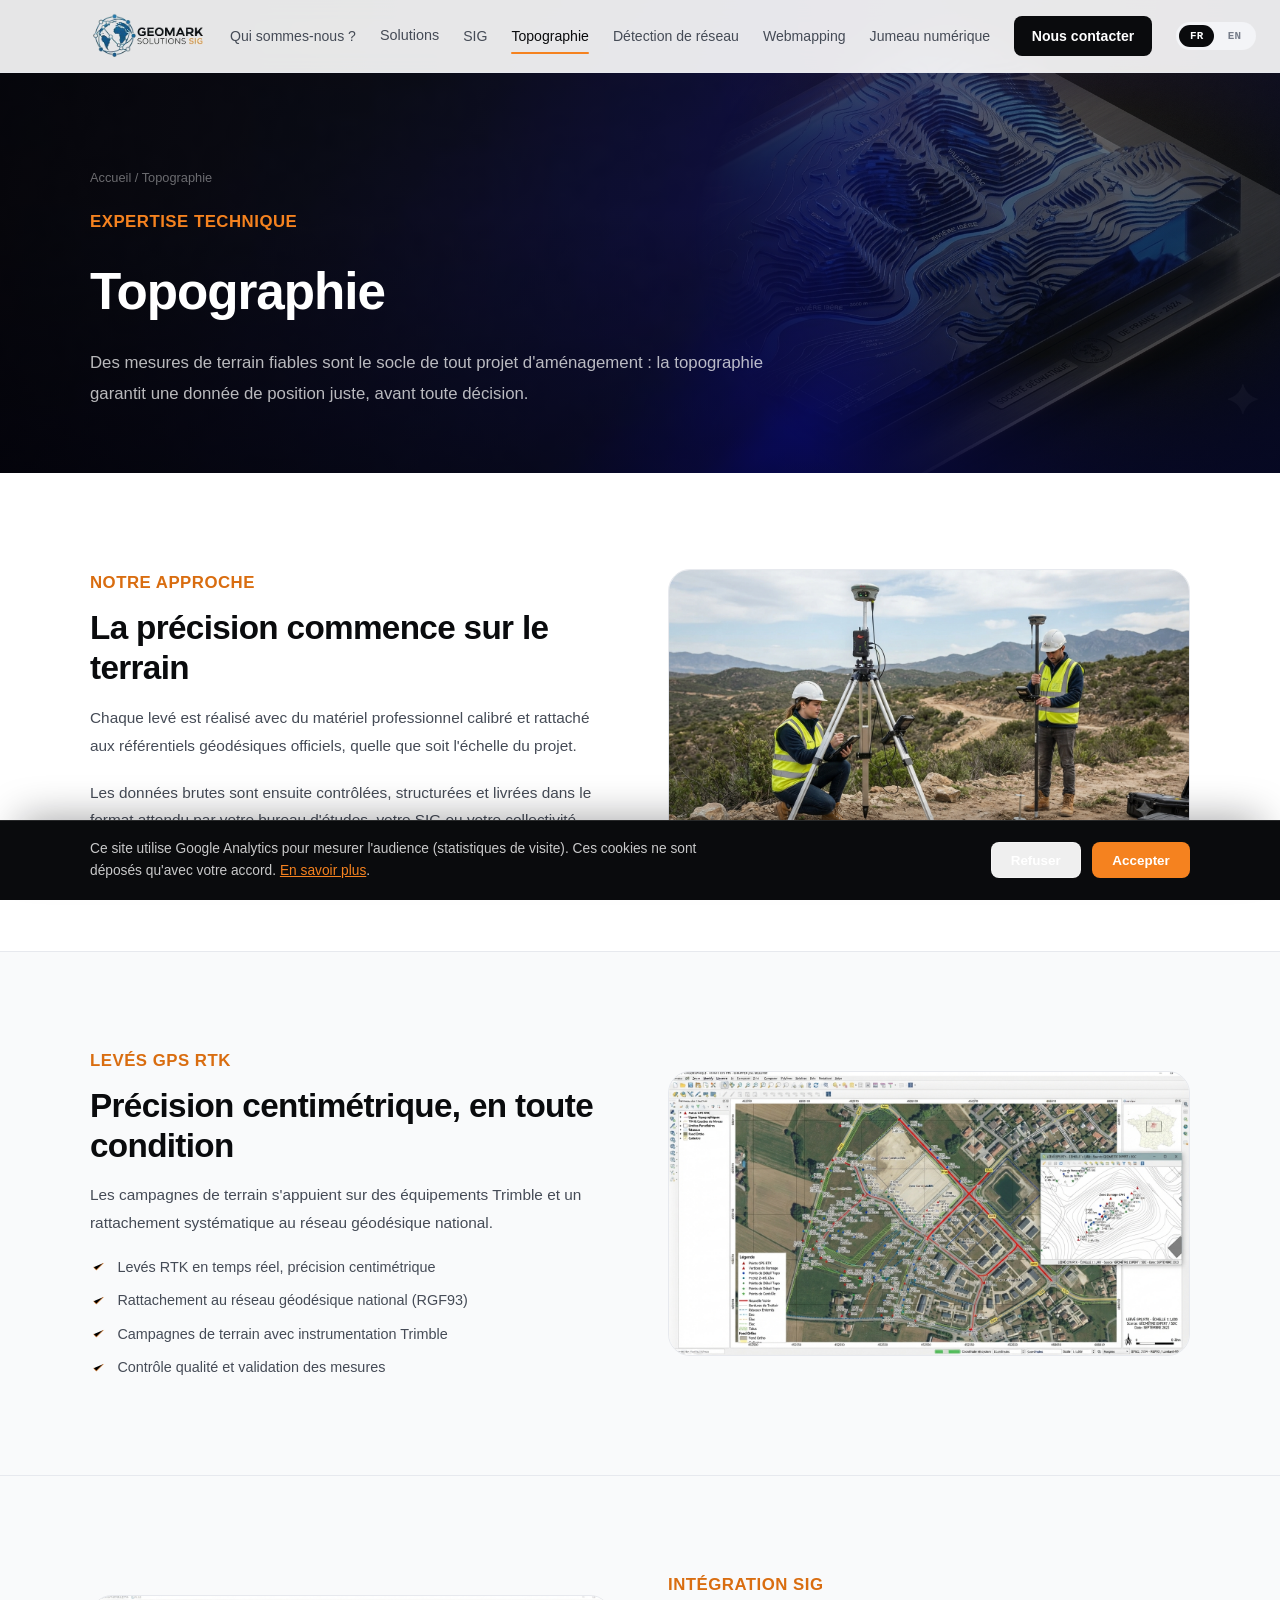
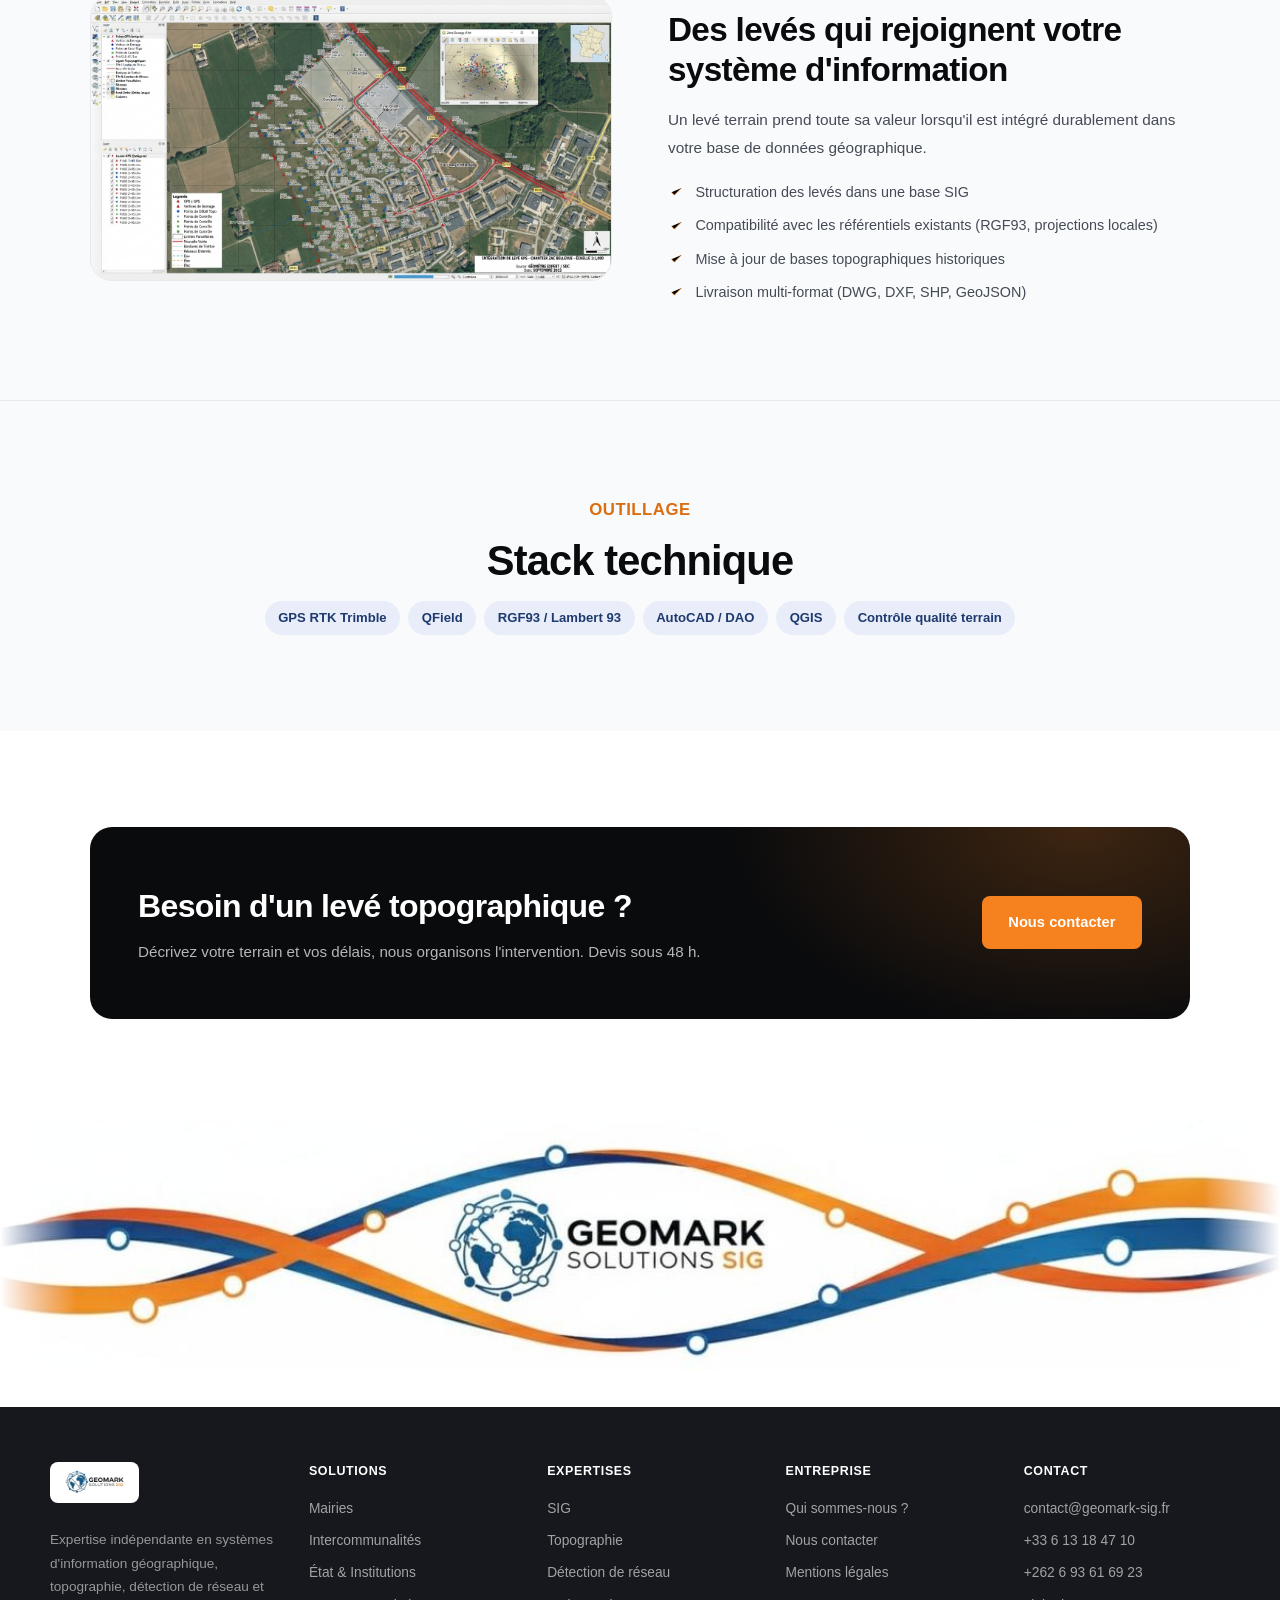
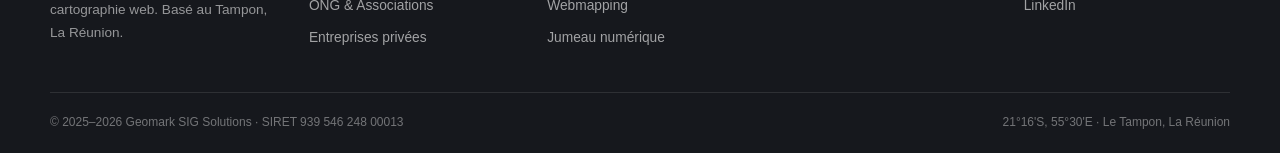
<file: topographie.html>
<!DOCTYPE html>
<html lang="fr">
<head>
<meta charset="UTF-8">
<link rel="icon" type="image/png" href="assets/logo-mark-geomark.png">
<meta name="viewport" content="width=device-width,initial-scale=1.0">
<meta http-equiv="Content-Security-Policy" content="default-src 'self'; script-src 'self' 'unsafe-inline' https://unpkg.com https://www.googletagmanager.com; style-src 'self' 'unsafe-inline' https://fonts.googleapis.com https://unpkg.com; font-src 'self' https://fonts.gstatic.com; img-src 'self' data: https://data.geopf.fr https://unpkg.com https://*.google-analytics.com https://*.googletagmanager.com; media-src 'self'; connect-src 'self' https://api.web3forms.com https://*.google-analytics.com https://*.analytics.google.com https://*.googletagmanager.com; object-src 'none'; base-uri 'self'; form-action 'self' https://api.web3forms.com; frame-src 'none'">
<meta name="referrer" content="strict-origin-when-cross-origin">
<link rel="canonical" href="https://geomark-sig.fr/topographie.html">
<meta property="og:site_name" content="Geomark SIG">
<meta property="og:image" content="https://geomark-sig.fr/assets/images/og-image.png">
<meta name="twitter:card" content="summary_large_image">
<meta name="twitter:image" content="https://geomark-sig.fr/assets/images/og-image.png">
<title>Topographie, Levés GPS RTK &amp; Plans · Geomark SIG Solutions</title>
<meta name="description" content="Levés GPS RTK haute précision, implantation, bornage, production de plans topographiques et intégration SIG, Geomark SIG Solutions.">
<link rel="preconnect" href="https://fonts.googleapis.com">
<link rel="preconnect" href="https://fonts.gstatic.com" crossorigin>
<link href="https://fonts.googleapis.com/css2?family=Inter:wght@400;500;600;700;800&family=IBM+Plex+Mono:wght@500;600&family=Space+Grotesk:wght@500;600;700&display=swap" rel="stylesheet">
<link rel="stylesheet" href="assets/style.css">
</head>
<body>

<header class="site-hdr" id="hdr">
  <div class="hdr-in">
    <a class="brand" href="index.html"><img src="assets/images/logo-geomark.png" alt="Geomark SIG Solutions"></a>
    <nav class="nav" id="nav">
      <a href="qui-sommes-nous.html" data-i18n="nav_about">Qui sommes-nous ?</a>
      <div class="nav-item-drop">
        <button class="nav-drop-btn" type="button" data-i18n="nav_solutions">Solutions <svg class="nav-caret" viewBox="0 0 24 24" fill="none" stroke="currentColor" stroke-width="2"><path d="m6 9 6 6 6-6"/></svg></button>
        <div class="nav-drop-menu">
          <a href="mairie.html"><svg viewBox="0 0 24 24" fill="none" stroke-width="1.6"><path d="M3 21h18M4 21V10l8-6 8 6v11M9 21v-6h6v6"/></svg><span data-i18n="nav_sol_mairie">Mairies</span></a>
          <a href="intercommunalite.html"><svg viewBox="0 0 24 24" fill="none" stroke-width="1.6"><circle cx="12" cy="5" r="2"/><circle cx="5" cy="19" r="2"/><circle cx="19" cy="19" r="2"/><path d="M12 7v4M12 11 6.5 17M12 11l5.5 6"/></svg><span data-i18n="nav_sol_epci">Intercommunalités</span></a>
          <a href="ecosysteme-etat.html"><svg viewBox="0 0 24 24" fill="none" stroke-width="1.6"><path d="M12 3 4 6v6c0 5 3.5 8 8 9 4.5-1 8-4 8-9V6l-8-3Z"/></svg><span data-i18n="nav_sol_etat">État &amp; Institutions</span></a>
          <a href="ong-associations.html"><svg viewBox="0 0 24 24" fill="none" stroke-width="1.6"><path d="M8 11a3 3 0 1 0 0-6 3 3 0 0 0 0 6Z"/><path d="M2 20c0-3 2.5-5.5 6-5.5s6 2.5 6 5.5"/><path d="M16 11a3 3 0 1 0 0-6"/><path d="M14.5 14.5c2.8.3 4.5 2.5 4.5 5.5"/></svg><span data-i18n="nav_sol_ong">ONG &amp; Associations</span></a>
          <a href="prive.html"><svg viewBox="0 0 24 24" fill="none" stroke-width="1.6"><rect x="3" y="8" width="18" height="12" rx="2"/><path d="M8 8V6a2 2 0 0 1 2-2h4a2 2 0 0 1 2 2v2M3 13h18"/></svg><span data-i18n="nav_sol_prive">Entreprises privées</span></a>
        </div>
      </div>
      <a href="sig.html" data-i18n="nav_sig">SIG</a>
      <a href="topographie.html" class="active" data-i18n="nav_topo">Topographie</a>
      <a href="detection-reseau.html" data-i18n="nav_detection">Détection de réseau</a>
      <a href="webmapping.html" data-i18n="nav_webmapping">Webmapping</a>
      <a href="jumeau-numerique.html" data-i18n="nav_twin">Jumeau numérique</a>
      <a href="contact.html" class="btn-nav" data-i18n="nav_contact">Nous contacter</a>
    </nav>
    <div class="hdr-right">
      <div class="langsw"><button data-lang="fr" class="active">FR</button><button data-lang="en">EN</button></div>
      <button class="nav-toggle" id="navToggle" aria-label="Menu"><svg viewBox="0 0 24 24" fill="none" stroke="currentColor" stroke-width="1.8" stroke-linecap="round"><path d="M4 6h16M4 12h16M4 18h16"/></svg></button>
    </div>
  </div>
</header>

<section class="phero">
  <div class="phero-incr i-topo"></div>
  <div class="wrap">
    <div class="breadcrumb"><a href="index.html" data-i18n="bc_home">Accueil</a> / <span data-i18n="nav_topo">Topographie</span></div>
    <span class="eyebrow" data-i18n="eyebrow">Expertise technique</span>
    <h1 data-i18n="h1">Topographie</h1>
    <p class="lead" data-i18n="lead">Des mesures de terrain fiables sont le socle de tout projet d'aménagement : la topographie garantit une donnée de position juste, avant toute décision.</p>
  </div>
</section>

<section class="sec">
  <div class="wrap">
    <div class="split reveal">
      <div class="split-txt">
        <span class="eyebrow" data-i18n="intro_eyebrow">Notre approche</span>
        <h2 data-i18n="intro_h2">La précision commence sur le terrain</h2>
        <p data-i18n="intro_p1">Chaque levé est réalisé avec du matériel professionnel calibré et rattaché aux référentiels géodésiques officiels, quelle que soit l'échelle du projet.</p>
        <p data-i18n="intro_p2">Les données brutes sont ensuite contrôlées, structurées et livrées dans le format attendu par votre bureau d'études, votre SIG ou votre collectivité.</p>
      </div>
      <div class="split-media"><div class="ph-img auto"><img src="assets/images/GPS2.png" alt="Levé GPS/GNSS de précision, Geomark SIG Solutions"></div></div>
    </div>
  </div>
</section>

<section class="sec sec-line sec-gray">
  <div class="wrap">
    <div class="split reveal">
      <div class="split-txt">
        <span class="eyebrow" data-i18n="s1_eyebrow">Levés GPS RTK</span>
        <h2 data-i18n="s1_h2">Précision centimétrique, en toute condition</h2>
        <p data-i18n="s1_p">Les campagnes de terrain s'appuient sur des équipements Trimble et un rattachement systématique au réseau géodésique national.</p>
        <ul class="split-list">
          <li><svg viewBox="0 0 24 24"><path d="m5 13 4 4L19 7"/></svg><span data-i18n="s1_li1">Levés RTK en temps réel, précision centimétrique</span></li>
          <li><svg viewBox="0 0 24 24"><path d="m5 13 4 4L19 7"/></svg><span data-i18n="s1_li2">Rattachement au réseau géodésique national (RGF93)</span></li>
          <li><svg viewBox="0 0 24 24"><path d="m5 13 4 4L19 7"/></svg><span data-i18n="s1_li3">Campagnes de terrain avec instrumentation Trimble</span></li>
          <li><svg viewBox="0 0 24 24"><path d="m5 13 4 4L19 7"/></svg><span data-i18n="s1_li4">Contrôle qualité et validation des mesures</span></li>
        </ul>
      </div>
      <div class="split-media"><div class="ph-img"><img src="assets/images/gps.png" alt="Carte de points levés GPS RTK, Geomark SIG Solutions"></div></div>
    </div>
  </div>
</section>

<section class="sec sec-line sec-gray">
  <div class="wrap">
    <div class="split rev reveal">
      <div class="split-txt">
        <span class="eyebrow" data-i18n="s4_eyebrow">Intégration SIG</span>
        <h2 data-i18n="s4_h2">Des levés qui rejoignent votre système d'information</h2>
        <p data-i18n="s4_p">Un levé terrain prend toute sa valeur lorsqu'il est intégré durablement dans votre base de données géographique.</p>
        <ul class="split-list">
          <li><svg viewBox="0 0 24 24"><path d="m5 13 4 4L19 7"/></svg><span data-i18n="s4_li1">Structuration des levés dans une base SIG</span></li>
          <li><svg viewBox="0 0 24 24"><path d="m5 13 4 4L19 7"/></svg><span data-i18n="s4_li2">Compatibilité avec les référentiels existants (RGF93, projections locales)</span></li>
          <li><svg viewBox="0 0 24 24"><path d="m5 13 4 4L19 7"/></svg><span data-i18n="s4_li3">Mise à jour de bases topographiques historiques</span></li>
          <li><svg viewBox="0 0 24 24"><path d="m5 13 4 4L19 7"/></svg><span data-i18n="s4_li4">Livraison multi-format (DWG, DXF, SHP, GeoJSON)</span></li>
        </ul>
      </div>
      <div class="split-media"><div class="ph-img"><img src="assets/images/levé.png" alt="Intégration d'un levé dans un SIG, Geomark SIG Solutions"></div></div>
    </div>
  </div>
</section>

<section class="sec sec-line sec-gray">
  <div class="wrap">
    <div class="center reveal" style="max-width:600px;margin-bottom:1rem;">
      <span class="eyebrow" data-i18n="stack_eyebrow">Outillage</span>
      <h2 class="htitle" data-i18n="stack_title">Stack technique</h2>
    </div>
    <div class="chiprow reveal" style="justify-content:center;">
      <span class="chip">GPS RTK Trimble</span><span class="chip">QField</span><span class="chip">RGF93 / Lambert 93</span><span class="chip">AutoCAD / DAO</span><span class="chip">QGIS</span><span class="chip">Contrôle qualité terrain</span>
    </div>
  </div>
</section>

<section class="sec">
  <div class="wrap">
    <div class="ctaband reveal">
      <div class="ctaband-tx">
        <h2 data-i18n="cta_title">Besoin d'un levé topographique ?</h2>
        <p data-i18n="cta_sub">Décrivez votre terrain et vos délais, nous organisons l'intervention. Devis sous 48 h.</p>
      </div>
      <div class="ctaband-btns">
        <a href="contact.html" class="btn btn-orange" data-i18n="cta_btn">Nous contacter</a>
      </div>
    </div>
  </div>
</section>

<section class="ribbon-band">
  <img class="ribbon-img" src="assets/images/ribbon-band.jpg" alt="Geomark SIG Solutions">
</section>

<footer class="ftr">
  <div class="wrap ftr-in">
    <div>
      <div class="ftr-brand"><img src="assets/images/logo-geomark.png" alt="Geomark"></div>
      <p class="ftr-desc" data-i18n="ftr_desc">Expertise indépendante en systèmes d'information géographique, topographie, détection de réseau et cartographie web. Basé au Tampon, La Réunion.</p>
    </div>
    <div class="ftr-col">
      <div class="ftr-h" data-i18n="ftr_h_solutions">Solutions</div>
      <a href="mairie.html" data-i18n="nav_sol_mairie">Mairies</a>
      <a href="intercommunalite.html" data-i18n="nav_sol_epci">Intercommunalités</a>
      <a href="ecosysteme-etat.html" data-i18n="nav_sol_etat">État &amp; Institutions</a>
      <a href="ong-associations.html" data-i18n="nav_sol_ong">ONG &amp; Associations</a>
      <a href="prive.html" data-i18n="nav_sol_prive">Entreprises privées</a>
    </div>
    <div class="ftr-col">
      <div class="ftr-h" data-i18n="ftr_h_expertise">Expertises</div>
      <a href="sig.html" data-i18n="nav_sig">SIG</a>
      <a href="topographie.html" data-i18n="nav_topo">Topographie</a>
      <a href="detection-reseau.html" data-i18n="nav_detection">Détection de réseau</a>
      <a href="webmapping.html" data-i18n="nav_webmapping">Webmapping</a>
      <a href="jumeau-numerique.html" data-i18n="nav_twin">Jumeau numérique</a>
    </div>
    <div class="ftr-col">
      <div class="ftr-h" data-i18n="ftr_h_company">Entreprise</div>
      <a href="qui-sommes-nous.html" data-i18n="nav_about">Qui sommes-nous ?</a>
      <a href="contact.html" data-i18n="nav_contact">Nous contacter</a>
      <a href="mentions-legales.html" data-i18n="nav_legal">Mentions légales</a>
    </div>
    <div class="ftr-col">
      <div class="ftr-h" data-i18n="ftr_h_contact">Contact</div>
      <a href="mailto:contact@geomark-sig.fr">contact@geomark-sig.fr</a>
      <a href="tel:+33613184710">+33 6 13 18 47 10</a>
      <a href="tel:+262693616923">+262 6 93 61 69 23</a>
      <a href="https://www.linkedin.com/company/geomark-sig/" target="_blank">LinkedIn</a>
    </div>
  </div>
  <div class="wrap ftr-bottom">
    <span data-i18n="ftr_copy">© 2025–2026 Geomark SIG Solutions · SIRET 939 546 248 00013</span>
    <span>21°16'S, 55°30'E · Le Tampon, La Réunion</span>
  </div>
</footer>

<script>
window.I18N = {
  fr: {
    nav_about:"Qui sommes-nous ?", nav_sig:"SIG", nav_topo:"Topographie", nav_detection:"Détection de réseau", nav_webmapping:"Webmapping", nav_twin:"Jumeau numérique", nav_contact:"Nous contacter", nav_legal:"Mentions légales",
    nav_solutions:"Solutions", nav_sol_mairie:"Mairies", nav_sol_epci:"Intercommunalités", nav_sol_etat:"État &amp; Institutions", nav_sol_ong:"ONG &amp; Associations", nav_sol_prive:"Entreprises privées", ftr_h_solutions:"Solutions",
    bc_home:"Accueil", eyebrow:"Expertise technique",
    h1:"Topographie",
    lead:"Des mesures de terrain fiables sont le socle de tout projet d'aménagement : la topographie garantit une donnée de position juste, avant toute décision.",
    intro_eyebrow:"Notre approche", intro_h2:"La précision commence sur le terrain",
    intro_p1:"Chaque levé est réalisé avec du matériel professionnel calibré et rattaché aux référentiels géodésiques officiels, quelle que soit l'échelle du projet.",
    intro_p2:"Les données brutes sont ensuite contrôlées, structurées et livrées dans le format attendu par votre bureau d'études, votre SIG ou votre collectivité.",
 
    s1_eyebrow:"Levés GPS RTK", s1_h2:"Précision centimétrique, en toute condition",
    s1_p:"Les campagnes de terrain s'appuient sur des équipements Trimble et un rattachement systématique au réseau géodésique national.",
    s1_li1:"Levés RTK en temps réel, précision centimétrique", s1_li2:"Rattachement au réseau géodésique national (RGF93)",
    s1_li3:"Campagnes de terrain avec instrumentation Trimble", s1_li4:"Contrôle qualité et validation des mesures",
 
    s4_eyebrow:"Intégration SIG", s4_h2:"Des levés qui rejoignent votre système d'information",
    s4_p:"Un levé terrain prend toute sa valeur lorsqu'il est intégré durablement dans votre base de données géographique.",
    s4_li1:"Structuration des levés dans une base SIG", s4_li2:"Compatibilité avec les référentiels existants (RGF93, projections locales)",
    s4_li3:"Mise à jour de bases topographiques historiques", s4_li4:"Livraison multi-format (DWG, DXF, SHP, GeoJSON)",
 
    stack_eyebrow:"Outillage", stack_title:"Stack technique",
    cta_title:"Besoin d'un levé topographique ?", cta_sub:"Décrivez votre terrain et vos délais, nous organisons l'intervention. Devis sous 48 h.", cta_btn:"Nous contacter",
    ftr_desc:"Expertise indépendante en systèmes d'information géographique, topographie, détection de réseau et cartographie web. Basé au Tampon, La Réunion.",
    ftr_h_expertise:"Expertises", ftr_h_company:"Entreprise", ftr_h_contact:"Contact",
    ftr_copy:"© 2025–2026 Geomark SIG Solutions · SIRET 939 546 248 00013"
  },
  en: {
    nav_about:"About us", nav_sig:"GIS", nav_topo:"Land Surveying", nav_detection:"Network Detection", nav_webmapping:"Web Mapping", nav_twin:"Digital twin", nav_contact:"Contact us", nav_legal:"Legal notice",
    nav_solutions:"Solutions", nav_sol_mairie:"Municipalities", nav_sol_epci:"Inter-municipal bodies", nav_sol_etat:"State &amp; Institutions", nav_sol_ong:"NGOs &amp; Associations", nav_sol_prive:"Private companies", ftr_h_solutions:"Solutions",
    bc_home:"Home", eyebrow:"Technical expertise",
    h1:"Land Surveying",
    lead:"Reliable field measurements are the foundation of any development project: surveying guarantees accurate positional data before any decision is made.",
    intro_eyebrow:"Our approach", intro_h2:"Precision starts on the ground",
    intro_p1:"Every survey is carried out with calibrated professional equipment, tied to official geodetic reference systems, whatever the scale of the project.",
    intro_p2:"Raw data is then checked, structured and delivered in the format expected by your design office, your GIS or your local authority.",
 
    s1_eyebrow:"RTK GPS surveys", s1_h2:"Centimetre precision, in any condition",
    s1_p:"Field campaigns rely on Trimble equipment and systematic connection to the national geodetic network.",
    s1_li1:"Real-time RTK surveys, centimetre precision", s1_li2:"Connection to the national geodetic network (RGF93)",
    s1_li3:"Field campaigns with Trimble instrumentation", s1_li4:"Quality control and measurement validation",
 
    s4_eyebrow:"GIS integration", s4_h2:"Surveys that join your information system",
    s4_p:"A field survey reaches its full value once it is durably integrated into your geographic database.",
    s4_li1:"Structuring surveys into a GIS database", s4_li2:"Compatibility with existing reference systems (RGF93, local projections)",
    s4_li3:"Updating historical topographic databases", s4_li4:"Multi-format delivery (DWG, DXF, SHP, GeoJSON)",
 
    stack_eyebrow:"Tooling", stack_title:"Technical stack",
    cta_title:"Need a topographic survey?", cta_sub:"Describe your site and your timeline, we'll organise the visit. Quote within 48 h.", cta_btn:"Contact us",
    ftr_desc:"Independent expertise in geographic information systems, land surveying, network detection and web mapping. Based in Le Tampon, Réunion Island.",
    ftr_h_expertise:"Expertise", ftr_h_company:"Company", ftr_h_contact:"Contact",
    ftr_copy:"© 2025–2026 Geomark SIG Solutions · SIRET 939 546 248 00013"
  }
};
</script>
<script src="assets/main.js"></script>
</body>
</html>
</file>
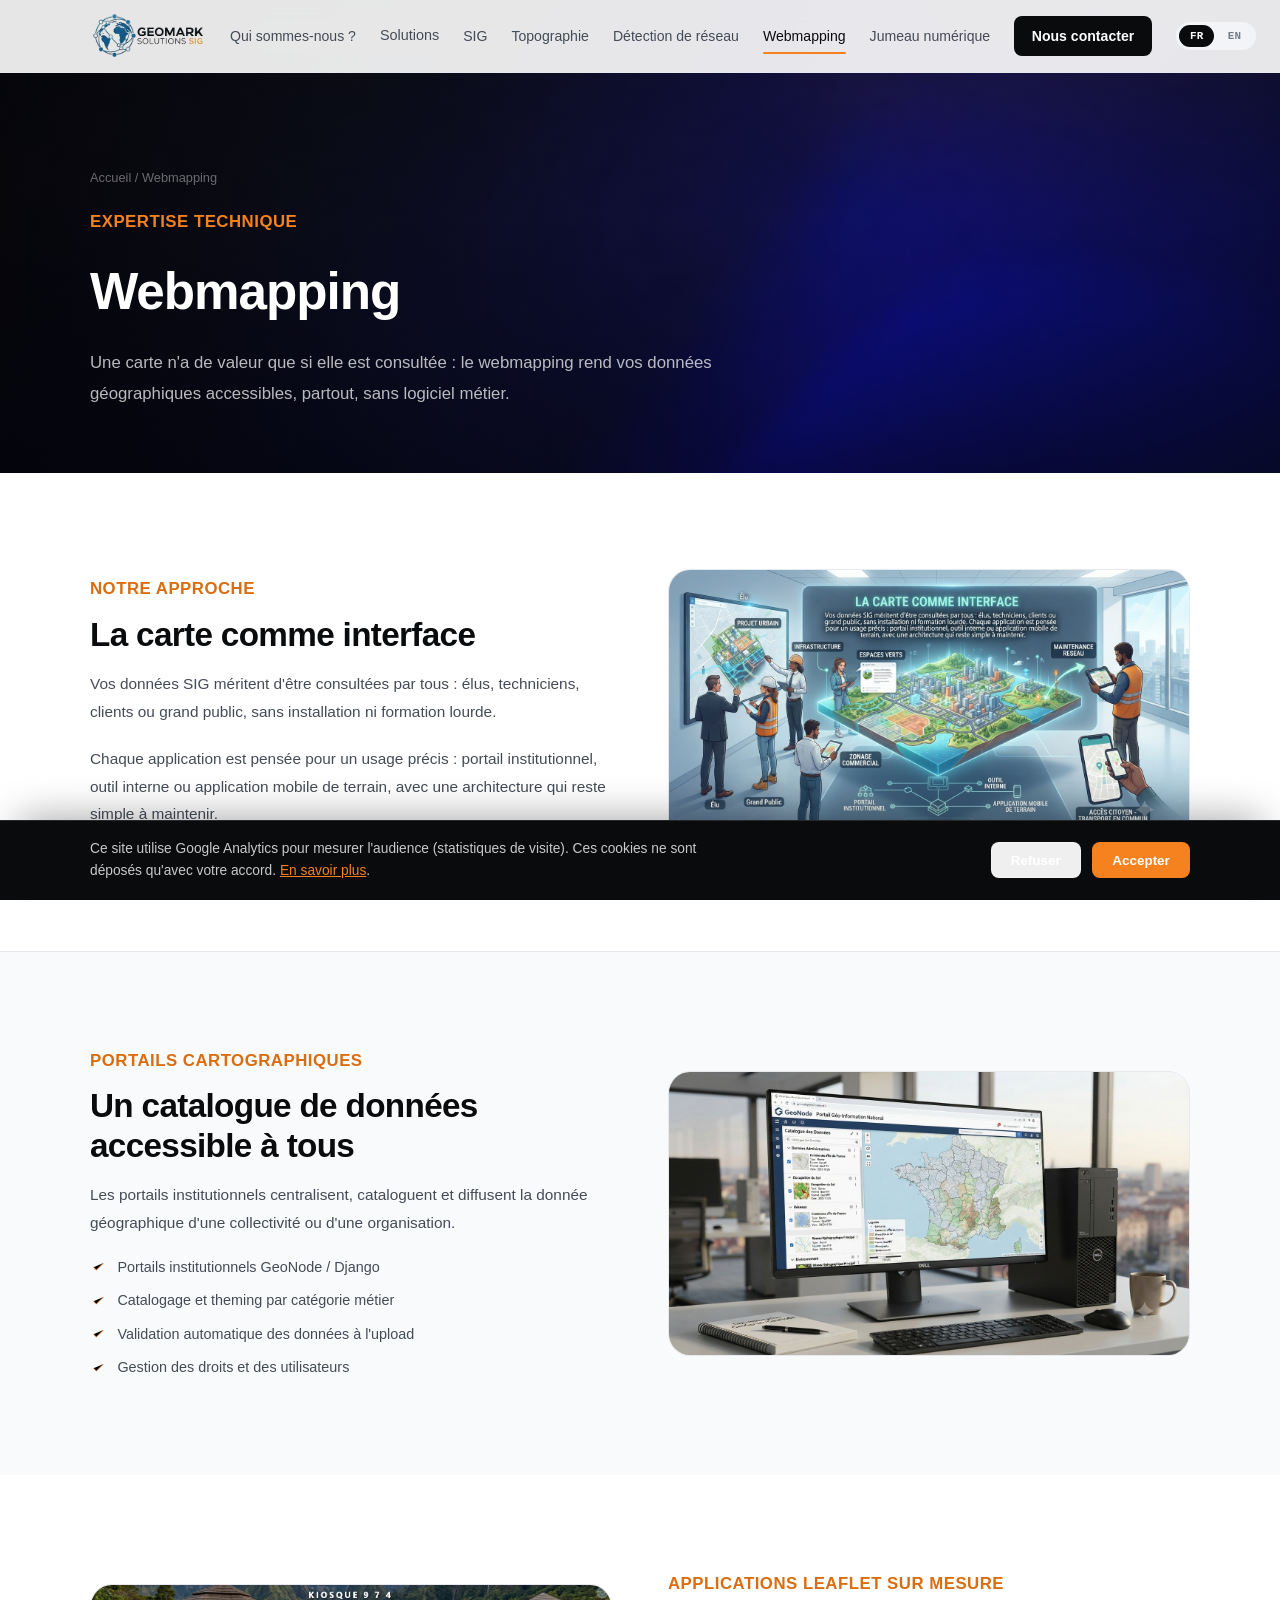
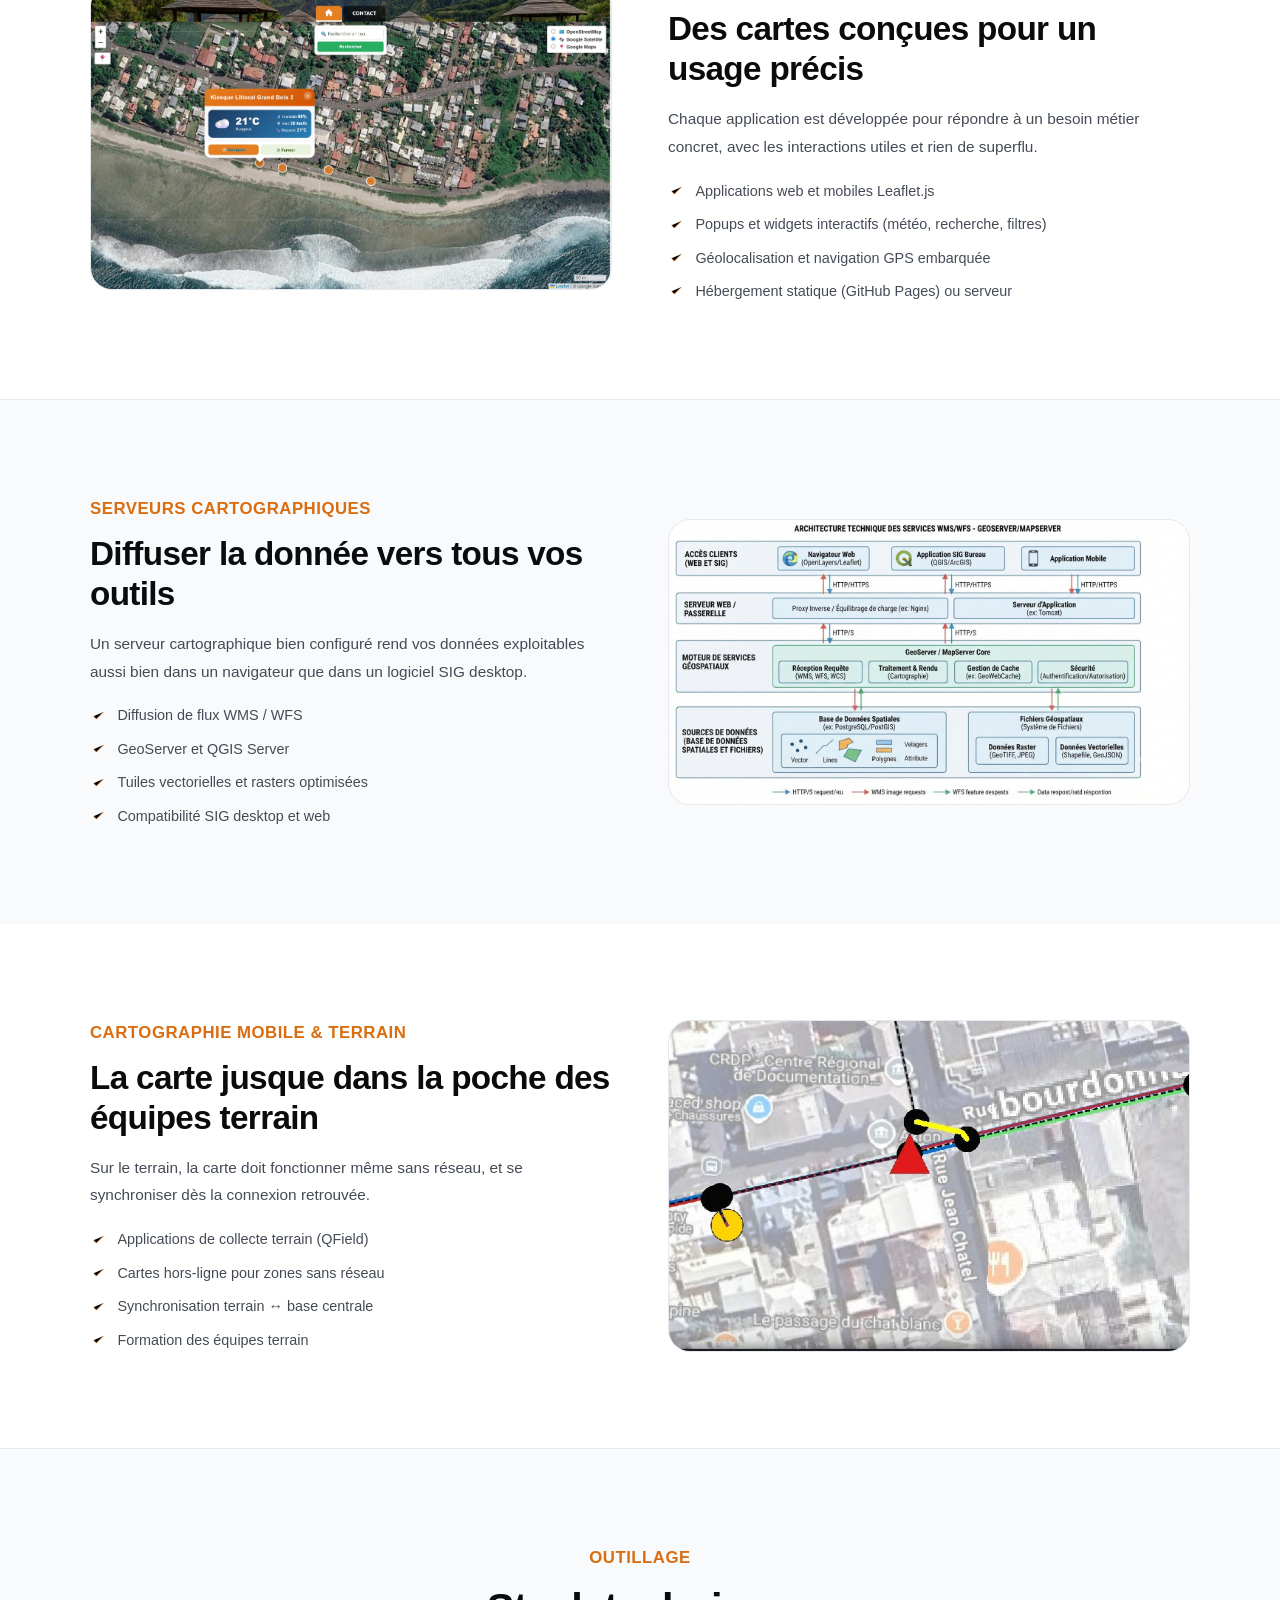
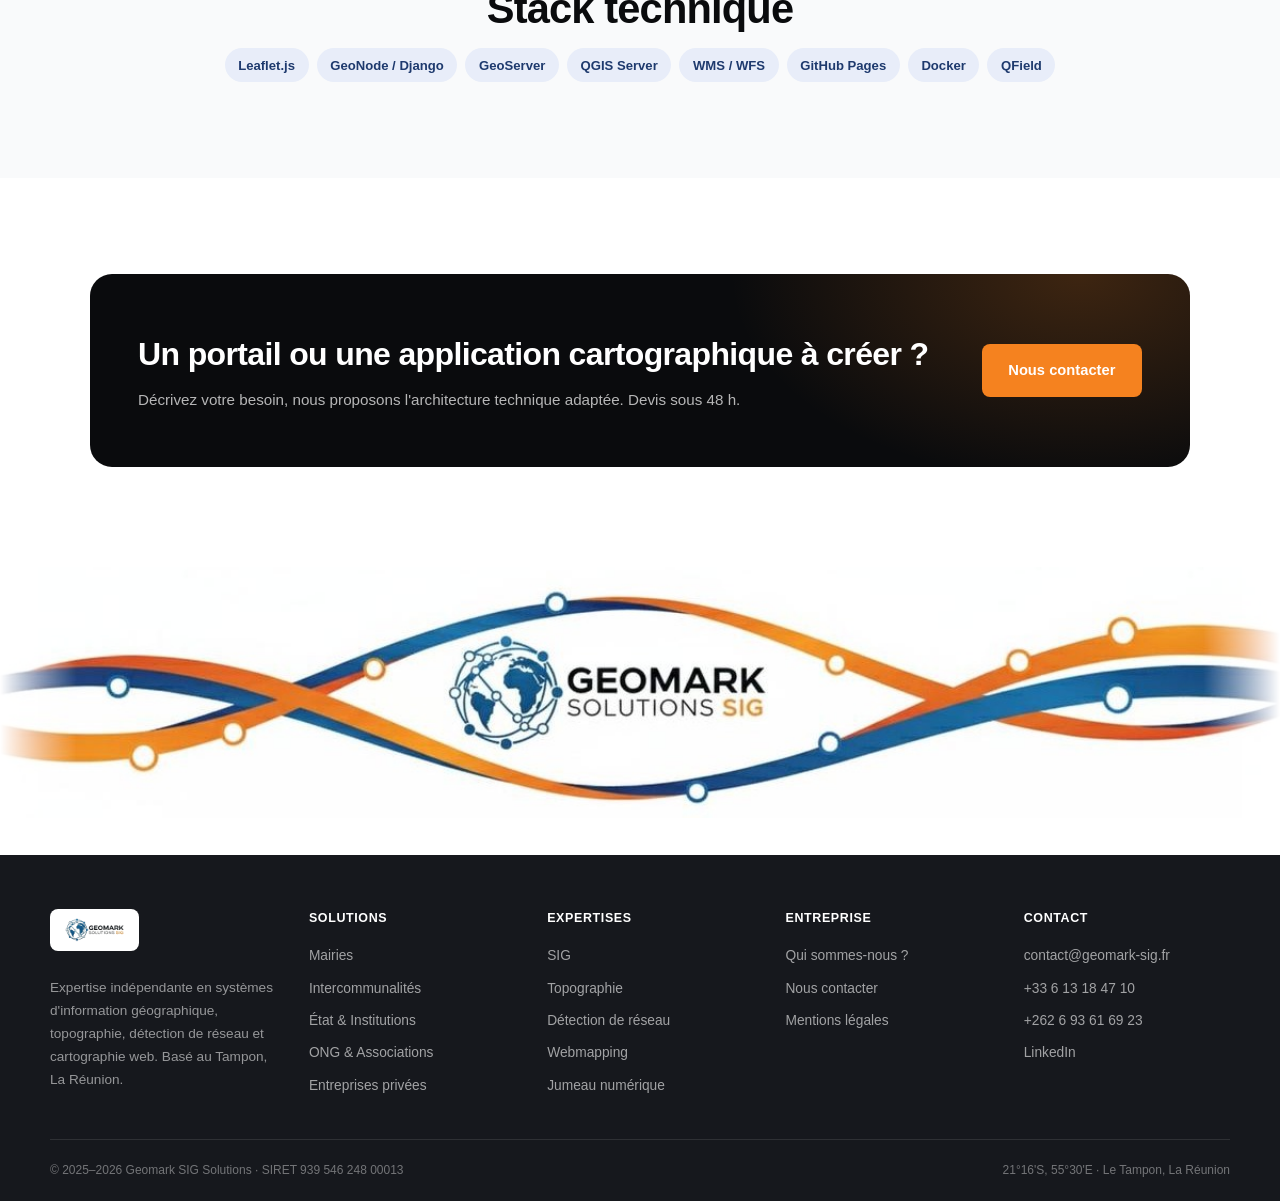
<file: webmapping.html>
<!DOCTYPE html>
<html lang="fr">
<head>
<meta charset="UTF-8">
<link rel="icon" type="image/png" href="assets/logo-mark-geomark.png">
<meta name="viewport" content="width=device-width,initial-scale=1.0">
<meta http-equiv="Content-Security-Policy" content="default-src 'self'; script-src 'self' 'unsafe-inline' https://unpkg.com https://www.googletagmanager.com; style-src 'self' 'unsafe-inline' https://fonts.googleapis.com https://unpkg.com; font-src 'self' https://fonts.gstatic.com; img-src 'self' data: https://data.geopf.fr https://unpkg.com https://*.google-analytics.com https://*.googletagmanager.com; media-src 'self'; connect-src 'self' https://api.web3forms.com https://*.google-analytics.com https://*.analytics.google.com https://*.googletagmanager.com; object-src 'none'; base-uri 'self'; form-action 'self' https://api.web3forms.com; frame-src 'none'">
<meta name="referrer" content="strict-origin-when-cross-origin">
<link rel="canonical" href="https://geomark-sig.fr/webmapping.html">
<meta property="og:site_name" content="Geomark SIG">
<meta property="og:image" content="https://geomark-sig.fr/assets/images/og-image.png">
<meta name="twitter:card" content="summary_large_image">
<meta name="twitter:image" content="https://geomark-sig.fr/assets/images/og-image.png">
<title>Webmapping, Portails &amp; Applications cartographiques · Geomark SIG Solutions</title>
<meta name="description" content="Portails cartographiques, applications Leaflet sur mesure, serveurs WMS/WFS et cartographie mobile terrain, Geomark SIG Solutions.">
<link rel="preconnect" href="https://fonts.googleapis.com">
<link rel="preconnect" href="https://fonts.gstatic.com" crossorigin>
<link href="https://fonts.googleapis.com/css2?family=Inter:wght@400;500;600;700;800&family=IBM+Plex+Mono:wght@500;600&family=Space+Grotesk:wght@500;600;700&display=swap" rel="stylesheet">
<link rel="stylesheet" href="assets/style.css">
</head>
<body>

<header class="site-hdr" id="hdr">
  <div class="hdr-in">
    <a class="brand" href="index.html"><img src="assets/images/logo-geomark.png" alt="Geomark SIG Solutions"></a>
    <nav class="nav" id="nav">
      <a href="qui-sommes-nous.html" data-i18n="nav_about">Qui sommes-nous ?</a>
      <div class="nav-item-drop">
        <button class="nav-drop-btn" type="button" data-i18n="nav_solutions">Solutions <svg class="nav-caret" viewBox="0 0 24 24" fill="none" stroke="currentColor" stroke-width="2"><path d="m6 9 6 6 6-6"/></svg></button>
        <div class="nav-drop-menu">
          <a href="mairie.html"><svg viewBox="0 0 24 24" fill="none" stroke-width="1.6"><path d="M3 21h18M4 21V10l8-6 8 6v11M9 21v-6h6v6"/></svg><span data-i18n="nav_sol_mairie">Mairies</span></a>
          <a href="intercommunalite.html"><svg viewBox="0 0 24 24" fill="none" stroke-width="1.6"><circle cx="12" cy="5" r="2"/><circle cx="5" cy="19" r="2"/><circle cx="19" cy="19" r="2"/><path d="M12 7v4M12 11 6.5 17M12 11l5.5 6"/></svg><span data-i18n="nav_sol_epci">Intercommunalités</span></a>
          <a href="ecosysteme-etat.html"><svg viewBox="0 0 24 24" fill="none" stroke-width="1.6"><path d="M12 3 4 6v6c0 5 3.5 8 8 9 4.5-1 8-4 8-9V6l-8-3Z"/></svg><span data-i18n="nav_sol_etat">État &amp; Institutions</span></a>
          <a href="ong-associations.html"><svg viewBox="0 0 24 24" fill="none" stroke-width="1.6"><path d="M8 11a3 3 0 1 0 0-6 3 3 0 0 0 0 6Z"/><path d="M2 20c0-3 2.5-5.5 6-5.5s6 2.5 6 5.5"/><path d="M16 11a3 3 0 1 0 0-6"/><path d="M14.5 14.5c2.8.3 4.5 2.5 4.5 5.5"/></svg><span data-i18n="nav_sol_ong">ONG &amp; Associations</span></a>
          <a href="prive.html"><svg viewBox="0 0 24 24" fill="none" stroke-width="1.6"><rect x="3" y="8" width="18" height="12" rx="2"/><path d="M8 8V6a2 2 0 0 1 2-2h4a2 2 0 0 1 2 2v2M3 13h18"/></svg><span data-i18n="nav_sol_prive">Entreprises privées</span></a>
        </div>
      </div>
      <a href="sig.html" data-i18n="nav_sig">SIG</a>
      <a href="topographie.html" data-i18n="nav_topo">Topographie</a>
      <a href="detection-reseau.html" data-i18n="nav_detection">Détection de réseau</a>
      <a href="webmapping.html" class="active" data-i18n="nav_webmapping">Webmapping</a>
      <a href="jumeau-numerique.html" data-i18n="nav_twin">Jumeau numérique</a>
      <a href="contact.html" class="btn-nav" data-i18n="nav_contact">Nous contacter</a>
    </nav>
    <div class="hdr-right">
      <div class="langsw"><button data-lang="fr" class="active">FR</button><button data-lang="en">EN</button></div>
      <button class="nav-toggle" id="navToggle" aria-label="Menu"><svg viewBox="0 0 24 24" fill="none" stroke="currentColor" stroke-width="1.8" stroke-linecap="round"><path d="M4 6h16M4 12h16M4 18h16"/></svg></button>
    </div>
  </div>
</header>

<section class="phero">
  <div class="wrap">
    <div class="breadcrumb"><a href="index.html" data-i18n="bc_home">Accueil</a> / <span data-i18n="nav_webmapping">Webmapping</span></div>
    <span class="eyebrow" data-i18n="eyebrow">Expertise technique</span>
    <h1 data-i18n="h1">Webmapping</h1>
    <p class="lead" data-i18n="lead">Une carte n'a de valeur que si elle est consultée : le webmapping rend vos données géographiques accessibles, partout, sans logiciel métier.</p>
  </div>
</section>

<section class="sec">
  <div class="wrap">
    <div class="split reveal">
      <div class="split-txt">
        <span class="eyebrow" data-i18n="intro_eyebrow">Notre approche</span>
        <h2 data-i18n="intro_h2">La carte comme interface</h2>
        <p data-i18n="intro_p1">Vos données SIG méritent d'être consultées par tous : élus, techniciens, clients ou grand public, sans installation ni formation lourde.</p>
        <p data-i18n="intro_p2">Chaque application est pensée pour un usage précis : portail institutionnel, outil interne ou application mobile de terrain, avec une architecture qui reste simple à maintenir.</p>
      </div>
      <div class="split-media"><div class="ph-img auto"><img src="assets/images/interface.png" alt="Interface de portail cartographique, Geomark SIG Solutions"></div></div>
    </div>
  </div>
</section>

<section class="sec sec-line sec-gray">
  <div class="wrap">
    <div class="split reveal">
      <div class="split-txt">
        <span class="eyebrow" data-i18n="s1_eyebrow">Portails cartographiques</span>
        <h2 data-i18n="s1_h2">Un catalogue de données accessible à tous</h2>
        <p data-i18n="s1_p">Les portails institutionnels centralisent, cataloguent et diffusent la donnée géographique d'une collectivité ou d'une organisation.</p>
        <ul class="split-list">
          <li><svg viewBox="0 0 24 24"><path d="m5 13 4 4L19 7"/></svg><span data-i18n="s1_li1">Portails institutionnels GeoNode / Django</span></li>
          <li><svg viewBox="0 0 24 24"><path d="m5 13 4 4L19 7"/></svg><span data-i18n="s1_li2">Catalogage et theming par catégorie métier</span></li>
          <li><svg viewBox="0 0 24 24"><path d="m5 13 4 4L19 7"/></svg><span data-i18n="s1_li3">Validation automatique des données à l'upload</span></li>
          <li><svg viewBox="0 0 24 24"><path d="m5 13 4 4L19 7"/></svg><span data-i18n="s1_li4">Gestion des droits et des utilisateurs</span></li>
        </ul>
      </div>
      <div class="split-media"><div class="ph-img"><img src="assets/images/geonode.png" alt="Catalogue de données GeoNode, Geomark SIG Solutions"></div></div>
    </div>
  </div>
</section>

<section class="sec">
  <div class="wrap">
    <div class="split rev reveal">
      <div class="split-txt">
        <span class="eyebrow" data-i18n="s2_eyebrow">Applications Leaflet sur mesure</span>
        <h2 data-i18n="s2_h2">Des cartes conçues pour un usage précis</h2>
        <p data-i18n="s2_p">Chaque application est développée pour répondre à un besoin métier concret, avec les interactions utiles et rien de superflu.</p>
        <ul class="split-list">
          <li><svg viewBox="0 0 24 24"><path d="m5 13 4 4L19 7"/></svg><span data-i18n="s2_li1">Applications web et mobiles Leaflet.js</span></li>
          <li><svg viewBox="0 0 24 24"><path d="m5 13 4 4L19 7"/></svg><span data-i18n="s2_li2">Popups et widgets interactifs (météo, recherche, filtres)</span></li>
          <li><svg viewBox="0 0 24 24"><path d="m5 13 4 4L19 7"/></svg><span data-i18n="s2_li3">Géolocalisation et navigation GPS embarquée</span></li>
          <li><svg viewBox="0 0 24 24"><path d="m5 13 4 4L19 7"/></svg><span data-i18n="s2_li4">Hébergement statique (GitHub Pages) ou serveur</span></li>
        </ul>
      </div>
      <div class="split-media"><div class="ph-img"><img src="assets/images/leaflet.jpg" alt="Applications Leaflet sur mesure, Geomark SIG Solutions"></div></div>
    </div>
  </div>
</section>

<section class="sec sec-line sec-gray">
  <div class="wrap">
    <div class="split reveal">
      <div class="split-txt">
        <span class="eyebrow" data-i18n="s3_eyebrow">Serveurs cartographiques</span>
        <h2 data-i18n="s3_h2">Diffuser la donnée vers tous vos outils</h2>
        <p data-i18n="s3_p">Un serveur cartographique bien configuré rend vos données exploitables aussi bien dans un navigateur que dans un logiciel SIG desktop.</p>
        <ul class="split-list">
          <li><svg viewBox="0 0 24 24"><path d="m5 13 4 4L19 7"/></svg><span data-i18n="s3_li1">Diffusion de flux WMS / WFS</span></li>
          <li><svg viewBox="0 0 24 24"><path d="m5 13 4 4L19 7"/></svg><span data-i18n="s3_li2">GeoServer et QGIS Server</span></li>
          <li><svg viewBox="0 0 24 24"><path d="m5 13 4 4L19 7"/></svg><span data-i18n="s3_li3">Tuiles vectorielles et rasters optimisées</span></li>
          <li><svg viewBox="0 0 24 24"><path d="m5 13 4 4L19 7"/></svg><span data-i18n="s3_li4">Compatibilité SIG desktop et web</span></li>
        </ul>
      </div>
      <div class="split-media"><div class="ph-img"><img src="assets/images/wms.png" alt="Architecture serveur WMS/WFS, Geomark SIG Solutions"></div></div>
    </div>
  </div>
</section>

<section class="sec">
  <div class="wrap">
    <div class="split stretch-media reveal">
      <div class="split-txt">
        <span class="eyebrow" data-i18n="s4_eyebrow">Cartographie mobile &amp; terrain</span>
        <h2 data-i18n="s4_h2">La carte jusque dans la poche des équipes terrain</h2>
        <p data-i18n="s4_p">Sur le terrain, la carte doit fonctionner même sans réseau, et se synchroniser dès la connexion retrouvée.</p>
        <ul class="split-list">
          <li><svg viewBox="0 0 24 24"><path d="m5 13 4 4L19 7"/></svg><span data-i18n="s4_li1">Applications de collecte terrain (QField)</span></li>
          <li><svg viewBox="0 0 24 24"><path d="m5 13 4 4L19 7"/></svg><span data-i18n="s4_li2">Cartes hors-ligne pour zones sans réseau</span></li>
          <li><svg viewBox="0 0 24 24"><path d="m5 13 4 4L19 7"/></svg><span data-i18n="s4_li3">Synchronisation terrain ↔ base centrale</span></li>
          <li><svg viewBox="0 0 24 24"><path d="m5 13 4 4L19 7"/></svg><span data-i18n="s4_li4">Formation des équipes terrain</span></li>
        </ul>
      </div>
      <div class="split-media"><div class="ph-img"><img src="assets/images/qfield.jpg" alt="Collecte terrain sur application mobile QField, Geomark SIG Solutions"></div></div>
    </div>
  </div>
</section>

<section class="sec sec-line sec-gray">
  <div class="wrap">
    <div class="center reveal" style="max-width:600px;margin-bottom:1rem;">
      <span class="eyebrow" data-i18n="stack_eyebrow">Outillage</span>
      <h2 class="htitle" data-i18n="stack_title">Stack technique</h2>
    </div>
    <div class="chiprow reveal" style="justify-content:center;">
      <span class="chip">Leaflet.js</span><span class="chip">GeoNode / Django</span><span class="chip">GeoServer</span><span class="chip">QGIS Server</span><span class="chip">WMS / WFS</span><span class="chip">GitHub Pages</span><span class="chip">Docker</span><span class="chip">QField</span>
    </div>
  </div>
</section>

<section class="sec">
  <div class="wrap">
    <div class="ctaband reveal">
      <div class="ctaband-tx">
        <h2 data-i18n="cta_title">Un portail ou une application cartographique à créer ?</h2>
        <p data-i18n="cta_sub">Décrivez votre besoin, nous proposons l'architecture technique adaptée. Devis sous 48 h.</p>
      </div>
      <div class="ctaband-btns">
        <a href="contact.html" class="btn btn-orange" data-i18n="cta_btn">Nous contacter</a>
      </div>
    </div>
  </div>
</section>

<section class="ribbon-band">
  <img class="ribbon-img" src="assets/images/ribbon-band.jpg" alt="Geomark SIG Solutions">
</section>

<footer class="ftr">
  <div class="wrap ftr-in">
    <div>
      <div class="ftr-brand"><img src="assets/images/logo-geomark.png" alt="Geomark"></div>
      <p class="ftr-desc" data-i18n="ftr_desc">Expertise indépendante en systèmes d'information géographique, topographie, détection de réseau et cartographie web. Basé au Tampon, La Réunion.</p>
    </div>
    <div class="ftr-col">
      <div class="ftr-h" data-i18n="ftr_h_solutions">Solutions</div>
      <a href="mairie.html" data-i18n="nav_sol_mairie">Mairies</a>
      <a href="intercommunalite.html" data-i18n="nav_sol_epci">Intercommunalités</a>
      <a href="ecosysteme-etat.html" data-i18n="nav_sol_etat">État &amp; Institutions</a>
      <a href="ong-associations.html" data-i18n="nav_sol_ong">ONG &amp; Associations</a>
      <a href="prive.html" data-i18n="nav_sol_prive">Entreprises privées</a>
    </div>
    <div class="ftr-col">
      <div class="ftr-h" data-i18n="ftr_h_expertise">Expertises</div>
      <a href="sig.html" data-i18n="nav_sig">SIG</a>
      <a href="topographie.html" data-i18n="nav_topo">Topographie</a>
      <a href="detection-reseau.html" data-i18n="nav_detection">Détection de réseau</a>
      <a href="webmapping.html" data-i18n="nav_webmapping">Webmapping</a>
      <a href="jumeau-numerique.html" data-i18n="nav_twin">Jumeau numérique</a>
    </div>
    <div class="ftr-col">
      <div class="ftr-h" data-i18n="ftr_h_company">Entreprise</div>
      <a href="qui-sommes-nous.html" data-i18n="nav_about">Qui sommes-nous ?</a>
      <a href="contact.html" data-i18n="nav_contact">Nous contacter</a>
      <a href="mentions-legales.html" data-i18n="nav_legal">Mentions légales</a>
    </div>
    <div class="ftr-col">
      <div class="ftr-h" data-i18n="ftr_h_contact">Contact</div>
      <a href="mailto:contact@geomark-sig.fr">contact@geomark-sig.fr</a>
      <a href="tel:+33613184710">+33 6 13 18 47 10</a>
      <a href="tel:+262693616923">+262 6 93 61 69 23</a>
      <a href="https://www.linkedin.com/company/geomark-sig/" target="_blank">LinkedIn</a>
    </div>
  </div>
  <div class="wrap ftr-bottom">
    <span data-i18n="ftr_copy">© 2025–2026 Geomark SIG Solutions · SIRET 939 546 248 00013</span>
    <span>21°16'S, 55°30'E · Le Tampon, La Réunion</span>
  </div>
</footer>

<script>
window.I18N = {
  fr: {
    nav_about:"Qui sommes-nous ?", nav_sig:"SIG", nav_topo:"Topographie", nav_detection:"Détection de réseau", nav_webmapping:"Webmapping", nav_twin:"Jumeau numérique", nav_contact:"Nous contacter", nav_legal:"Mentions légales",
    nav_solutions:"Solutions", nav_sol_mairie:"Mairies", nav_sol_epci:"Intercommunalités", nav_sol_etat:"État &amp; Institutions", nav_sol_ong:"ONG &amp; Associations", nav_sol_prive:"Entreprises privées", ftr_h_solutions:"Solutions",
    bc_home:"Accueil", eyebrow:"Expertise technique",
    h1:"Webmapping",
    lead:"Une carte n'a de valeur que si elle est consultée : le webmapping rend vos données géographiques accessibles, partout, sans logiciel métier.",
    intro_eyebrow:"Notre approche", intro_h2:"La carte comme interface",
    intro_p1:"Vos données SIG méritent d'être consultées par tous : élus, techniciens, clients ou grand public, sans installation ni formation lourde.",
    intro_p2:"Chaque application est pensée pour un usage précis : portail institutionnel, outil interne ou application mobile de terrain, avec une architecture qui reste simple à maintenir.",
 
    s1_eyebrow:"Portails cartographiques", s1_h2:"Un catalogue de données accessible à tous",
    s1_p:"Les portails institutionnels centralisent, cataloguent et diffusent la donnée géographique d'une collectivité ou d'une organisation.",
    s1_li1:"Portails institutionnels GeoNode / Django", s1_li2:"Catalogage et theming par catégorie métier",
    s1_li3:"Validation automatique des données à l'upload", s1_li4:"Gestion des droits et des utilisateurs",
 
    s2_eyebrow:"Applications Leaflet sur mesure", s2_h2:"Des cartes conçues pour un usage précis",
    s2_p:"Chaque application est développée pour répondre à un besoin métier concret, avec les interactions utiles et rien de superflu.",
    s2_li1:"Applications web et mobiles Leaflet.js", s2_li2:"Popups et widgets interactifs (météo, recherche, filtres)",
    s2_li3:"Géolocalisation et navigation GPS embarquée", s2_li4:"Hébergement statique (GitHub Pages) ou serveur",
 
    s3_eyebrow:"Serveurs cartographiques", s3_h2:"Diffuser la donnée vers tous vos outils",
    s3_p:"Un serveur cartographique bien configuré rend vos données exploitables aussi bien dans un navigateur que dans un logiciel SIG desktop.",
    s3_li1:"Diffusion de flux WMS / WFS", s3_li2:"GeoServer et QGIS Server",
    s3_li3:"Tuiles vectorielles et rasters optimisées", s3_li4:"Compatibilité SIG desktop et web",
 
    s4_eyebrow:"Cartographie mobile & terrain", s4_h2:"La carte jusque dans la poche des équipes terrain",
    s4_p:"Sur le terrain, la carte doit fonctionner même sans réseau, et se synchroniser dès la connexion retrouvée.",
    s4_li1:"Applications de collecte terrain (QField)", s4_li2:"Cartes hors-ligne pour zones sans réseau",
    s4_li3:"Synchronisation terrain ↔ base centrale", s4_li4:"Formation des équipes terrain",
 
    stack_eyebrow:"Outillage", stack_title:"Stack technique",
    cta_title:"Un portail ou une application cartographique à créer ?", cta_sub:"Décrivez votre besoin, nous proposons l'architecture technique adaptée. Devis sous 48 h.", cta_btn:"Nous contacter",
    ftr_desc:"Expertise indépendante en systèmes d'information géographique, topographie, détection de réseau et cartographie web. Basé au Tampon, La Réunion.",
    ftr_h_expertise:"Expertises", ftr_h_company:"Entreprise", ftr_h_contact:"Contact",
    ftr_copy:"© 2025–2026 Geomark SIG Solutions · SIRET 939 546 248 00013"
  },
  en: {
    nav_about:"About us", nav_sig:"GIS", nav_topo:"Land Surveying", nav_detection:"Network Detection", nav_webmapping:"Web Mapping", nav_twin:"Digital twin", nav_contact:"Contact us", nav_legal:"Legal notice",
    nav_solutions:"Solutions", nav_sol_mairie:"Municipalities", nav_sol_epci:"Inter-municipal bodies", nav_sol_etat:"State &amp; Institutions", nav_sol_ong:"NGOs &amp; Associations", nav_sol_prive:"Private companies", ftr_h_solutions:"Solutions",
    bc_home:"Home", eyebrow:"Technical expertise",
    h1:"Web Mapping",
    lead:"A map only has value if it's actually used: web mapping makes your geographic data accessible, everywhere, without specialist software.",
    intro_eyebrow:"Our approach", intro_h2:"The map as an interface",
    intro_p1:"Your GIS data deserves to be viewed by everyone: elected officials, technicians, clients or the general public, without installation or heavy training.",
    intro_p2:"Every application is designed for a specific use: institutional portal, internal tool or mobile field application, with an architecture that stays simple to maintain.",
 
    s1_eyebrow:"Map portals", s1_h2:"A data catalogue accessible to everyone",
    s1_p:"Institutional portals centralise, catalogue and distribute the geographic data of a local authority or organisation.",
    s1_li1:"Institutional GeoNode / Django portals", s1_li2:"Cataloguing and theming by business category",
    s1_li3:"Automatic data validation on upload", s1_li4:"User and access rights management",
 
    s2_eyebrow:"Custom Leaflet applications", s2_h2:"Maps designed for a specific use",
    s2_p:"Every application is built to answer a concrete business need, with useful interactions and nothing superfluous.",
    s2_li1:"Web and mobile Leaflet.js applications", s2_li2:"Interactive popups and widgets (weather, search, filters)",
    s2_li3:"Built-in geolocation and GPS navigation", s2_li4:"Static hosting (GitHub Pages) or server-based",
 
    s3_eyebrow:"Map servers", s3_h2:"Distributing data to all your tools",
    s3_p:"A properly configured map server makes your data usable both in a browser and in desktop GIS software.",
    s3_li1:"WMS / WFS stream distribution", s3_li2:"GeoServer and QGIS Server",
    s3_li3:"Optimised vector and raster tiles", s3_li4:"Desktop and web GIS compatibility",
 
    s4_eyebrow:"Mobile & field mapping", s4_h2:"The map, right in the field team's pocket",
    s4_p:"In the field, the map has to work even without a network, and sync as soon as connectivity is back.",
    s4_li1:"Field data collection applications (QField)", s4_li2:"Offline maps for areas without network coverage",
    s4_li3:"Field ↔ central database synchronisation", s4_li4:"Field team training",
 
    stack_eyebrow:"Tooling", stack_title:"Technical stack",
    cta_title:"A map portal or application to build?", cta_sub:"Describe your need, we'll propose the right technical architecture. Quote within 48 h.", cta_btn:"Contact us",
    ftr_desc:"Independent expertise in geographic information systems, land surveying, network detection and web mapping. Based in Le Tampon, Réunion Island.",
    ftr_h_expertise:"Expertise", ftr_h_company:"Company", ftr_h_contact:"Contact",
    ftr_copy:"© 2025–2026 Geomark SIG Solutions · SIRET 939 546 248 00013"
  }
};
</script>
<script src="assets/main.js"></script>
</body>
</html>
</file>
<file: assets/style.css>
/* ==========================================================================
   GEOMARK SIG SOLUTIONS — Design system (inspiré mapbox.com)
   Épuré, typographie neutre, blanc dominant, accents bleu/orange de marque
   ========================================================================== */

:root{
  --ink:#0a0b0d;
  --gray-900:#16181d;
  --gray-700:#454b56;
  --gray-500:#767d8a;
  --gray-400:#9aa0ab;
  --gray-300:#d7dae0;
  --gray-200:#e8eaef;
  --gray-100:#f3f4f7;
  --gray-50:#f9fafb;
  --paper:#ffffff;
  --navy:#1e3a6e;
  --navy-700:#16305c;
  --navy-500:#2c5aa0;
  --navy-100:#e8edf9;
  --orange:#f5821f;
  --orange-600:#d96d10;
  --orange-100:#fde6cc;
  --green:#1c8a5c;
  --green-600:#146e48;
  --green-100:#e1f4ea;
  --purple:#7c4dbf;
  --purple-100:#f0e7fb;
  --red:#c9403a;
  --red-100:#fbe4e2;
  --teal:#0f8b8d;
  --teal-100:#dcf3f3;
  --yellow:#b8860b;
  --yellow-100:#fbf0d6;
  --line:#e7e9ee;
  --rd-sm:8px;
  --rd-md:14px;
  --rd-lg:22px;
  --container:1180px;
  --fS:'Inter',sans-serif;
  --fM:'IBM Plex Mono',monospace;
  --fA:'Space Grotesk',sans-serif;
}
*,*::before,*::after{box-sizing:border-box;margin:0;padding:0;}
html{scroll-behavior:smooth;}
body{font-family:var(--fS);color:var(--ink);background:var(--paper);line-height:1.6;-webkit-font-smoothing:antialiased;overflow-x:hidden;}
img{display:block;max-width:100%;}
a{color:inherit;text-decoration:none;}
ul{list-style:none;}
button,input,textarea{font-family:inherit;}
::selection{background:var(--orange);color:#fff;}
.icon{width:22px;height:22px;stroke:currentColor;stroke-width:1.6;fill:none;stroke-linecap:round;stroke-linejoin:round;display:block;}

.wrap{max-width:var(--container);margin:0 auto;padding:0 2.5rem;}
.eyebrow{font-family:var(--fA);font-size:1.05rem;letter-spacing:.03em;text-transform:uppercase;color:var(--orange-600);font-weight:700;margin-bottom:.9rem;display:inline-block;}
h1,h2,h3{font-family:var(--fS);letter-spacing:-.02em;color:var(--ink);}
.htitle{font-size:clamp(1.9rem,3.6vw,2.6rem);font-weight:800;line-height:1.12;margin-bottom:1rem;}
.hsub{color:var(--gray-700);font-size:1.05rem;font-weight:400;max-width:640px;}
.sec{padding:6rem 0;position:relative;}
.sec-line{border-top:1px solid var(--line);}
.sec-gray{background:var(--gray-50);}
.sec-dark{background:var(--ink);}
.sec-dark .eyebrow{color:var(--orange);}
.sec-dark h2,.sec-dark h3,.sec-dark .htitle{color:#fff;}
.sec-dark p{color:rgba(255,255,255,.72);}
.sec-dark .split-list li{color:rgba(255,255,255,.8);}
.sec-dark .split-list svg{stroke:var(--orange);}
.sec-dark .ph{background:linear-gradient(135deg,rgba(255,255,255,.06) 0%,rgba(245,130,31,.14) 45%,rgba(255,255,255,.04) 100%);border-color:rgba(255,255,255,.22);color:rgba(255,255,255,.6);}
.sec-dark .ph svg{stroke:rgba(255,255,255,.45);}
.center{text-align:center;margin-left:auto;margin-right:auto;}

.reveal{opacity:0;transform:translateY(20px);transition:opacity .6s cubic-bezier(.2,.7,.3,1),transform .6s cubic-bezier(.2,.7,.3,1);}
.reveal.vis{opacity:1;transform:translateY(0);}

/* buttons */
.btn{font-size:.92rem;font-weight:600;padding:.85rem 1.6rem;border-radius:var(--rd-sm);display:inline-flex;align-items:center;gap:.55rem;transition:all .2s;border:1.5px solid transparent;cursor:pointer;}
.btn-dark{background:var(--ink);color:#fff;}
.btn-dark:hover{background:var(--navy);}
.btn-orange{background:var(--orange);color:#fff;}
.btn-orange:hover{background:var(--orange-600);}
.btn-outline{border-color:var(--gray-300);color:var(--ink);background:transparent;}
.btn-outline:hover{border-color:var(--ink);}
.btn-outline-l{border-color:rgba(255,255,255,.35);color:#fff;}
.btn-outline-l:hover{border-color:#fff;background:rgba(255,255,255,.08);}

/* ============ HEADER / NAV ============ */
.site-hdr{position:fixed;top:0;left:0;right:0;z-index:1000;background:rgba(255,255,255,.9);backdrop-filter:blur(12px);border-bottom:1px solid var(--line);transition:box-shadow .2s;}
.site-hdr.scrolled{box-shadow:0 8px 24px -18px rgba(10,11,13,.3);}
.hdr-in{max-width:var(--container);margin:0 auto;padding:0 2.5rem;height:72px;display:flex;align-items:center;justify-content:space-between;gap:1.5rem;}
.brand{flex:none;}
.brand img{height:46px;width:auto;}
.nav{display:flex;align-items:center;gap:1.5rem;flex:none;}
.nav a,.nav-drop-btn{white-space:nowrap;}
.nav a{font-size:.88rem;font-weight:500;color:var(--gray-700);position:relative;padding:.3rem 0;transition:color .18s;}
.nav a::after{content:'';position:absolute;left:0;bottom:-2px;width:0;height:2px;background:var(--orange);transition:width .22s;border-radius:2px;}
.nav a:hover,.nav a.active{color:var(--ink);}
.nav a:hover::after,.nav a.active::after{width:100%;}
.nav a.btn-nav{color:#fff;background:var(--ink);padding:.55rem 1.1rem;border-radius:var(--rd-sm);font-weight:600;}
.nav a.btn-nav::after{display:none;}
.nav a.btn-nav:hover{background:var(--orange);}
.hdr-right{display:flex;align-items:center;gap:1.4rem;}
.langsw{display:flex;align-items:center;background:var(--gray-100);border-radius:99px;padding:.2rem;gap:.15rem;}
.langsw button{font-family:var(--fM);font-size:.68rem;font-weight:700;letter-spacing:.03em;padding:.32rem .68rem;border-radius:99px;border:none;background:transparent;color:var(--gray-500);cursor:pointer;transition:all .18s;}
.langsw button.active{background:var(--ink);color:#fff;}
.nav-toggle{display:none;}

/* ============ HERO (home, dark, photo gradient — "cas B") ============ */
.hero{position:relative;padding:11rem 0 5rem;background:#05070c;overflow:hidden;}
.hero::before{content:'';position:absolute;inset:0;z-index:0;background-image:url('images/gradient-bleu-nuit.avif');background-size:cover;background-position:center;filter:blur(4px) saturate(1.08);transform:scale(1.06);}
.hero::after{content:'';position:absolute;inset:0;z-index:1;pointer-events:none;background:
  linear-gradient(100deg, rgba(0,0,0,.72) 0%, rgba(5,8,14,.55) 40%, rgba(5,8,14,.35) 65%, rgba(5,8,14,.72) 100%),
  linear-gradient(to top, rgba(0,0,0,.55), transparent 55%),
  radial-gradient(700px 500px at 85% -10%, rgba(245,130,31,.14), transparent 60%);}
.hero-in{position:relative;z-index:2;max-width:840px;}
.hero-logo-badge{display:inline-flex;background:#fff;padding:.6rem 1.1rem;border-radius:var(--rd-sm);margin-bottom:1.4rem;box-shadow:0 20px 40px -20px rgba(0,0,0,.5);}
.hero-logo{height:104px;width:auto;display:block;}
.hero .eyebrow{color:var(--orange);}
.hero h1{font-size:clamp(2.6rem,6vw,4.6rem);font-weight:800;line-height:1.05;color:#fff;letter-spacing:-.02em;margin-bottom:1.3rem;}
.hero h1 .acc{color:var(--orange);}
.hero p.lead{font-size:1.1rem;color:rgba(255,255,255,.72);max-width:600px;line-height:1.8;margin-bottom:2.1rem;font-weight:400;}
.hero-btns{display:flex;gap:.85rem;flex-wrap:wrap;}

/* inner page hero (smaller, same photo gradient — "cas B") */
.phero{position:relative;padding:10.5rem 0 4rem;background:#05070c;overflow:hidden;}
.phero::before{content:'';position:absolute;inset:0;z-index:0;background-image:url('images/gradient-bleu-nuit.avif');background-size:cover;background-position:center;filter:blur(4px) saturate(1.08);transform:scale(1.06);}
.phero::after{content:'';position:absolute;inset:0;z-index:1;pointer-events:none;background:
  linear-gradient(100deg, rgba(0,0,0,.72) 0%, rgba(5,8,14,.55) 40%, rgba(5,8,14,.35) 65%, rgba(5,8,14,.72) 100%),
  linear-gradient(to top, rgba(0,0,0,.55), transparent 55%),
  radial-gradient(700px 500px at 85% -10%, rgba(245,130,31,.14), transparent 60%);}
.phero .wrap{position:relative;z-index:2;}
.phero-incr{position:absolute;inset:0;left:38%;z-index:1;background-size:cover;background-position:center;
  -webkit-mask-image:radial-gradient(ellipse 68% 85% at 78% 50%, #000 32%, transparent 76%);
  mask-image:radial-gradient(ellipse 68% 85% at 78% 50%, #000 32%, transparent 76%);}
.phero-incr.i-sig{background-image:url('images/sig-hero.png');}
.phero-incr.i-topo{background-image:url('images/topographie-hero.png');}
.phero-incr.i-detection{background-image:url('images/detection-reseau-hero.png');}
@media(max-width:980px){.phero-incr{left:0;opacity:.35;}}
.phero .eyebrow{color:var(--orange);}
.phero h1{font-size:clamp(2.1rem,4.4vw,3.2rem);font-weight:800;margin-bottom:1rem;color:#fff;display:flex;align-items:center;gap:.85rem;flex-wrap:wrap;}
.phero h1 .h1-ico{width:1.15em;height:1.15em;border-radius:14px;overflow:hidden;flex:none;display:inline-flex;}
.phero h1 .h1-ico video,.phero h1 .h1-ico img{width:100%;height:100%;object-fit:cover;display:block;}
.phero p.lead{font-size:1.05rem;color:rgba(255,255,255,.72);max-width:680px;line-height:1.8;}
.phero .breadcrumb{color:rgba(255,255,255,.4);}
.phero .breadcrumb a{color:rgba(255,255,255,.4);}
.phero .breadcrumb a:hover{color:var(--orange);}
.breadcrumb{font-size:.8rem;color:var(--gray-500);margin-bottom:1.3rem;}
.breadcrumb a{color:var(--gray-500);}
.breadcrumb a:hover{color:var(--orange-600);}

/* ============ PLACEHOLDER IMAGE BLOCK ============ */
.ph{position:relative;background:linear-gradient(135deg,var(--gray-100) 0%,var(--navy-100) 45%,var(--gray-100) 100%);border:1.5px dashed var(--gray-300);border-radius:var(--rd-lg);display:flex;flex-direction:column;align-items:center;justify-content:center;gap:.7rem;color:var(--gray-500);width:100%;padding:2rem;text-align:center;overflow:hidden;}
.ph::after{content:'';position:absolute;inset:0;background:linear-gradient(to top,rgba(10,11,13,.14),transparent 55%);pointer-events:none;}
.ph svg{width:34px;height:34px;stroke:var(--gray-400);position:relative;z-index:1;}
.ph span{font-size:.78rem;font-weight:500;max-width:280px;line-height:1.5;position:relative;z-index:1;}
.ph.r16-9{aspect-ratio:16/9;}
.ph.r4-3{aspect-ratio:4/3;}
.ph.r1-1{aspect-ratio:1/1;}
.ph.rwide{aspect-ratio:21/16;}
.ph-img{border-radius:var(--rd-lg);overflow:hidden;border:1px solid var(--line);background:var(--gray-100);}
.ph-img img{width:100%;height:100%;object-fit:cover;display:block;}
.ph-img.r16-9{aspect-ratio:16/9;}
.ph-img.r4-3{aspect-ratio:4/3;}
.ph-img.r1-1{aspect-ratio:1/1;}
.ph-img.rwide{aspect-ratio:21/16;}
.obl-shot.ph-img{border-radius:0;aspect-ratio:16/10;}
.ph-img.contain{background:linear-gradient(135deg,var(--gray-50) 0%,var(--navy-100) 100%);}
.ph-img.contain img{object-fit:contain;padding:1.6rem;}
.obl-shot.ph-img.contain img{padding:1.1rem;}
.ph-img.auto{aspect-ratio:auto;background:none;}
.ph-img.auto img{width:100%;height:auto;display:block;object-fit:initial;padding:0;}

/* ============ SPLIT MEDIA, FADED (SIG / Topographie / Détection / Webmapping) ============ */
.split-media-fade{position:relative;overflow:visible;display:flex;align-items:center;}
.split-media-fade img{width:130%;max-width:130%;height:auto;display:block;margin-left:-15%;opacity:.92;
  -webkit-mask-image:radial-gradient(ellipse 70% 72% at 50% 50%, #000 30%, transparent 92%);
  mask-image:radial-gradient(ellipse 70% 72% at 50% 50%, #000 30%, transparent 92%);}
@media(max-width:980px){
  .split-media-fade img{width:100%;max-width:100%;margin-left:0;}
}
.ph.construction{gap:.9rem;}
.ph.construction img{width:52px;height:auto;opacity:.5;}
.ph.construction span{font-family:var(--fA);font-size:.78rem;font-weight:600;color:var(--gray-500);text-transform:uppercase;letter-spacing:.05em;max-width:none;}

/* ============ PORTRAIT BUBBLE (photo de profil encadrée) ============ */
.portrait-bubble{position:relative;display:flex;align-items:center;justify-content:center;min-height:600px;padding:2rem 0;}
.portrait-bubble::before{content:'';position:absolute;width:min(640px,90vw);height:min(640px,90vw);border-radius:50%;background:radial-gradient(circle,var(--navy-100) 0%,rgba(232,237,249,0) 72%);}
.portrait-ring{position:relative;z-index:1;width:min(520px,80vw);height:min(520px,80vw);border-radius:50%;overflow:hidden;background:#fff;border:10px solid #fff;box-shadow:0 0 0 3px var(--line),0 40px 80px -24px rgba(10,11,13,.35);flex:none;}
.portrait-ring img{width:100%;height:100%;object-fit:cover;display:block;}
@media(max-width:720px){
  .portrait-bubble{min-height:400px;}
  .portrait-bubble::before{width:min(400px,86vw);height:min(400px,86vw);}
  .portrait-ring{width:min(320px,78vw);height:min(320px,78vw);}
}

/* ============ STATS BAND ============ */
.stats{border-top:1px solid var(--line);border-bottom:1px solid var(--line);background:var(--gray-50);}
.stats-in{max-width:var(--container);margin:0 auto;padding:3rem 2.5rem;display:grid;grid-template-columns:repeat(3,1fr);}
.stat{text-align:center;border-right:1px solid var(--line);padding:0 1rem;}
.stat:last-child{border-right:none;}
.stat .n{font-size:2.6rem;font-weight:800;color:var(--ink);line-height:1;font-family:var(--fS);}
.stat .n .u{color:var(--orange);}
.stat .l{font-size:.8rem;color:var(--gray-500);margin-top:.5rem;font-weight:500;}

/* ============ SERVICE CARDS (home grid) ============ */
.svc-grid{display:grid;grid-template-columns:repeat(2,1fr);gap:1.4rem;}
.svc-card{border:1px solid var(--line);border-radius:var(--rd-lg);padding:2rem;transition:transform .22s,box-shadow .22s,border-color .22s;display:flex;flex-direction:column;gap:1.2rem;}
.svc-card:hover{transform:translateY(-5px);box-shadow:0 20px 40px -20px rgba(10,11,13,.18);border-color:transparent;}
.svc-ico{width:48px;height:48px;border-radius:12px;background:var(--navy-100);color:var(--navy);display:flex;align-items:center;justify-content:center;}
.svc-ico.big{width:84px;height:84px;border-radius:20px;font-size:38px;}
.svc-card h3{font-size:1.25rem;font-weight:700;margin-bottom:.5rem;}
.svc-card p{color:var(--gray-700);font-size:.92rem;line-height:1.65;}
.svc-link{font-size:.85rem;font-weight:700;color:var(--orange-600);display:inline-flex;align-items:center;gap:.4rem;margin-top:auto;}
.svc-card:hover .svc-link{gap:.6rem;}
.svc-thumb{border-radius:var(--rd-md);overflow:hidden;}

/* ============ SPLIT SECTIONS (text + image) ============ */
.split{display:grid;grid-template-columns:1fr 1fr;gap:3.5rem;align-items:center;}
.split.stretch-media{align-items:stretch;}
.split.stretch-media .split-media{height:auto;min-height:0;}
.split.stretch-media .ph-img{position:relative;height:100%;min-height:0;aspect-ratio:auto;overflow:hidden;}
.split.stretch-media .ph-img img{position:absolute;inset:0;width:100%;height:100%;object-fit:cover;}
.split.rev{grid-template-columns:1fr 1fr;}
.split.rev .split-media{order:-1;}
.split-txt .eyebrow{margin-bottom:.7rem;}
.split-txt h2{font-size:clamp(1.6rem,2.6vw,2.1rem);font-weight:800;margin-bottom:1rem;line-height:1.2;}
.split-txt p{color:var(--gray-700);font-size:.96rem;line-height:1.8;margin-bottom:1.2rem;}
.split-list{display:flex;flex-direction:column;gap:.65rem;margin-top:.4rem;}
.split-list li{display:flex;align-items:flex-start;gap:.65rem;font-size:.9rem;color:var(--gray-700);}
.split-list svg{width:17px;height:17px;stroke:var(--orange);flex:none;margin-top:.15rem;}

/* ============ FEATURE STACK CHIPS ============ */
.chiprow{display:flex;flex-wrap:wrap;gap:.5rem;margin-top:1rem;}
.chip{font-family:var(--fA);font-size:.82rem;font-weight:600;color:var(--navy);background:var(--navy-100);padding:.4rem .85rem;border-radius:99px;}

/* ============ CTA BAND ============ */
.ctaband{background:var(--ink);border-radius:var(--rd-lg);padding:3.4rem 3rem;display:flex;align-items:center;justify-content:space-between;gap:2rem;flex-wrap:wrap;position:relative;overflow:hidden;}
.ctaband::before{content:'';position:absolute;inset:0;background:radial-gradient(500px 300px at 90% 0%, rgba(245,130,31,.22), transparent 70%);}
.ctaband-tx{position:relative;z-index:2;}
.ctaband-tx h2{color:#fff;font-size:clamp(1.5rem,2.6vw,2rem);font-weight:800;margin-bottom:.5rem;}
.ctaband-tx p{color:rgba(255,255,255,.7);font-size:.95rem;}
.ctaband-btns{position:relative;z-index:2;display:flex;gap:.8rem;flex-wrap:wrap;}

/* ============ FOOTER ============ */
.ftr{background:var(--gray-900);color:rgba(255,255,255,.7);margin-top:2rem;}
.ribbon-band{background:#fff;overflow:hidden;display:flex;justify-content:center;padding:.3rem 0;}
.ribbon-img{width:100%;height:auto;display:block;
  -webkit-mask-image:linear-gradient(to right, transparent 0%, #000 6%, #000 94%, transparent 100%);
  mask-image:linear-gradient(to right, transparent 0%, #000 6%, #000 94%, transparent 100%);}
.ftr-in{padding:3.4rem 0 2rem;display:grid;grid-template-columns:1.1fr 1fr 1fr 1fr 1fr;gap:2rem;}
.ftr-brand{display:inline-block;background:#fff;padding:.55rem .9rem;border-radius:var(--rd-sm);margin-bottom:1.1rem;}
.ftr-brand img{height:24px;display:block;}
.ftr-desc{font-size:.85rem;line-height:1.7;color:rgba(255,255,255,.55);max-width:280px;}
.ftr-h{font-size:.78rem;font-weight:700;color:#fff;margin-bottom:1rem;text-transform:uppercase;letter-spacing:.05em;}
.ftr-col a{display:block;font-size:.86rem;color:rgba(255,255,255,.6);margin-bottom:.65rem;transition:color .18s;}
.ftr-col a:hover{color:var(--orange);}
.ftr-bottom{border-top:1px solid rgba(255,255,255,.1);padding:1.3rem 0;display:flex;align-items:center;justify-content:space-between;flex-wrap:wrap;gap:.8rem;font-size:.75rem;color:rgba(255,255,255,.4);}

/* ============ CONTACT FORM ============ */
.ctgrid{display:grid;grid-template-columns:1fr 1fr;gap:3rem;}
.ctl{display:flex;align-items:center;gap:.9rem;font-size:.9rem;color:var(--ink);padding:.85rem 1rem;border:1px solid var(--line);border-radius:var(--rd-sm);margin-bottom:.55rem;transition:all .18s;font-weight:500;}
.ctl:hover{border-color:var(--orange);background:var(--gray-50);}
.ctli{width:20px;height:20px;color:var(--navy);flex:none;display:flex;align-items:center;justify-content:center;}
.ctaddr{margin-top:1.1rem;padding:1.1rem 1.2rem;border-radius:var(--rd-sm);background:var(--gray-50);border:1px solid var(--line);}
.ctaddr-l{font-family:var(--fM);font-size:.65rem;letter-spacing:.06em;text-transform:uppercase;color:var(--navy);font-weight:700;margin-bottom:.4rem;}
.ctaddr-v{font-size:.85rem;color:var(--gray-700);line-height:1.55;}
.fg{margin-bottom:1.05rem;}
.fg label{display:block;font-size:.75rem;letter-spacing:.03em;text-transform:uppercase;color:var(--gray-500);margin-bottom:.4rem;font-weight:700;}
.fg input,.fg textarea,.fg select{width:100%;background:var(--gray-50);border:1.5px solid var(--line);border-radius:var(--rd-sm);color:var(--ink);font-family:var(--fS);font-size:.93rem;padding:.75rem .95rem;outline:none;transition:border-color .18s,background .18s;resize:none;}
.fg input:focus,.fg textarea:focus,.fg select:focus{border-color:var(--orange);background:#fff;}
.fg textarea{height:110px;}
.fsbm{font-size:.92rem;font-weight:700;color:#fff;background:var(--ink);border:none;padding:.85rem 1.6rem;border-radius:var(--rd-sm);cursor:pointer;transition:background .2s;display:inline-flex;align-items:center;gap:.5rem;}
.fsbm:hover{background:var(--orange);}
.fnote{font-size:.78rem;color:var(--orange-600);font-weight:600;margin-top:.7rem;display:none;}
.fnote.show{display:block;}
#ctmap{height:320px;border-radius:var(--rd-lg);border:1px solid var(--line);overflow:hidden;}

/* ============ TIMELINE (about page) ============ */
.tl{position:relative;padding-left:2.4rem;}
.tl::before{content:'';position:absolute;left:0;top:.3rem;bottom:.3rem;width:2px;background:var(--line);}
.tli{position:relative;padding-bottom:2.2rem;}
.tli::before{content:'';position:absolute;left:-2.4rem;top:.25rem;width:12px;height:12px;border-radius:50%;background:#fff;border:2.5px solid var(--orange);transform:translateX(-4.8px);}
.tli .yr{font-family:var(--fM);font-size:.72rem;color:var(--orange-600);font-weight:700;margin-bottom:.25rem;}
.tli .role{font-weight:700;font-size:.98rem;margin-bottom:.2rem;}
.tli .desc{font-size:.86rem;color:var(--gray-700);}

/* ============ NUMBERED PROCESS LIST ============ */
.steps{display:flex;flex-direction:column;gap:0;}
.step{display:grid;grid-template-columns:60px 1fr;gap:1.4rem;padding:1.6rem 0;border-top:1px solid var(--line);}
.step:last-child{border-bottom:1px solid var(--line);}
.step .num{font-family:var(--fM);font-size:.85rem;color:var(--orange-600);font-weight:700;}
.step h4{font-size:1.02rem;font-weight:700;margin-bottom:.4rem;}
.step p{font-size:.88rem;color:var(--gray-700);max-width:640px;}

/* ============ NAV DROPDOWN (Solutions par profil) ============ */
.nav-item-drop{position:relative;display:flex;align-items:center;}
.nav-drop-btn{display:flex;align-items:center;gap:.32rem;font:inherit;background:none;border:none;cursor:pointer;color:var(--gray-700);font-size:.9rem;font-weight:500;padding:.3rem 0;}
.nav-drop-btn:hover{color:var(--ink);}
.nav-caret{width:12px;height:12px;stroke:currentColor;stroke-width:2;transition:transform .2s;}
.nav-item-drop:hover .nav-caret,.nav-item-drop.open .nav-caret{transform:rotate(180deg);}
.nav-drop-menu{position:absolute;top:100%;left:50%;transform:translateX(-50%) translateY(6px);background:#fff;border:1px solid var(--line);border-radius:var(--rd-md);box-shadow:0 24px 44px -20px rgba(10,11,13,.28);padding:.55rem;min-width:248px;opacity:0;visibility:hidden;transition:opacity .18s,transform .18s;z-index:1100;}
.nav-item-drop:hover .nav-drop-menu,.nav-item-drop.open .nav-drop-menu{opacity:1;visibility:visible;transform:translateX(-50%) translateY(0);}
.nav-drop-menu a{display:flex;align-items:center;gap:.65rem;padding:.6rem .7rem;border-radius:8px;font-size:.85rem;font-weight:600;color:var(--gray-700);white-space:nowrap;}
.nav-drop-menu a:hover{background:var(--gray-50);color:var(--ink);}
.nav-drop-menu a.active{background:var(--navy-100);color:var(--navy);}
.nav-drop-menu a svg{width:17px;height:17px;stroke:var(--navy);flex:none;}

/* ============ PERSONA SELECTOR (home — "Vous êtes...") ============ */
.persona-sec{padding:3.6rem 0 1rem;}
.persona-grid{display:grid;grid-template-columns:repeat(5,1fr);gap:1rem;}
.persona-card{display:block;height:300px;perspective:1400px;}
.persona-flip{position:relative;width:100%;height:100%;transition:transform .6s cubic-bezier(.2,.7,.3,1);transform-style:preserve-3d;}
.persona-card:hover .persona-flip,.persona-card:focus-visible .persona-flip{transform:rotateY(180deg);}
.persona-face{position:absolute;inset:0;backface-visibility:hidden;-webkit-backface-visibility:hidden;border-radius:var(--rd-lg);padding:1.7rem;display:flex;flex-direction:column;gap:.7rem;border:1px solid var(--line);}
.persona-front{background:#fff;justify-content:center;align-items:center;text-align:center;}
.persona-back{background:var(--ink);color:#fff;transform:rotateY(180deg);justify-content:space-between;}
.persona-ico{width:64px;height:64px;border-radius:16px;background:var(--navy-100);color:var(--navy);display:flex;align-items:center;justify-content:center;overflow:hidden;margin-bottom:.3rem;}
.persona-ico video,.persona-ico img{width:100%;height:100%;object-fit:cover;display:block;}
.emoji-ico{font-size:34px;line-height:1;}
.persona-ico svg{width:32px;height:32px;stroke:currentColor;fill:none;stroke-width:1.6;stroke-linecap:round;stroke-linejoin:round;}
.persona-card:hover .persona-ico{animation:vibrate .4s ease;}
.persona-face h3{font-size:1.08rem;font-weight:700;line-height:1.25;}
.persona-face p{font-size:.83rem;color:var(--gray-700);line-height:1.55;}
.persona-back p{color:rgba(255,255,255,.75);}
.persona-tag{font-family:var(--fM);font-size:.66rem;letter-spacing:.06em;text-transform:uppercase;color:var(--orange-600);font-weight:700;}
.persona-back .persona-tag{color:var(--orange);}
.persona-plink{font-size:.85rem;font-weight:700;color:var(--orange);display:inline-flex;align-items:center;gap:.4rem;}
@keyframes vibrate{0%,100%{transform:translateX(0) rotate(0);}20%{transform:translateX(-2px) rotate(-3deg);}40%{transform:translateX(2px) rotate(3deg);}60%{transform:translateX(-1.5px) rotate(-2deg);}80%{transform:translateX(1.5px) rotate(2deg);}}

/* ============ OBLIGATION THREAD (fil directeur, pages persona) ============ */
.thread{position:relative;}
.thread::before{content:'';position:absolute;left:50%;top:0;bottom:0;width:2px;background:repeating-linear-gradient(to bottom,var(--gray-300) 0,var(--gray-300) 6px,transparent 6px,transparent 15px);transform:translateX(-50%);z-index:0;}
.theme-block{position:relative;z-index:1;padding:3rem 0;}
.theme-node{position:relative;z-index:2;width:150px;height:150px;border-radius:50%;background:#fff;display:flex;align-items:center;justify-content:center;font-size:72px;line-height:1;border:6px solid var(--paper);box-shadow:0 0 0 3px var(--gray-300),0 20px 40px -20px rgba(10,11,13,.25);margin:0 auto 1.8rem;}
.theme-head{max-width:700px;margin:0 auto 2.2rem;text-align:center;}

/* ============ OBLIGATION CARDS ============ */
.obl-grid{display:grid;grid-template-columns:repeat(3,1fr);gap:1.3rem;}
.obl-grid.c2{grid-template-columns:repeat(2,1fr);max-width:800px;margin:0 auto;}
.obl-card{background:#fff;border:1px solid var(--line);border-radius:var(--rd-lg);overflow:hidden;transition:transform .22s,box-shadow .22s;}
.obl-card:hover{transform:translateY(-4px);box-shadow:0 20px 36px -22px rgba(10,11,13,.2);}
.obl-shot{aspect-ratio:16/10;border-radius:0;}
.obl-body{padding:1.25rem 1.35rem 1.5rem;}
.obl-ico{width:42px;height:42px;border-radius:10px;background:var(--navy-100);color:var(--navy);display:flex;align-items:center;justify-content:center;margin-bottom:.85rem;font-size:21px;line-height:1;}
.obl-card:hover .obl-ico{animation:vibrate .4s ease;}
.obl-body h4{font-size:1rem;font-weight:700;margin-bottom:.5rem;line-height:1.32;}
.obl-body p{font-size:.85rem;color:var(--gray-700);line-height:1.58;margin-bottom:1.05rem;}
.obl-meta{display:flex;flex-direction:column;gap:.5rem;border-top:1px dashed var(--line);padding-top:.9rem;}
.obl-meta .m{display:flex;align-items:flex-start;gap:.55rem;font-size:.76rem;color:var(--gray-700);line-height:1.4;}
.obl-meta .m svg{width:14px;height:14px;stroke:var(--navy);fill:none;stroke-width:1.8;stroke-linecap:round;stroke-linejoin:round;flex:none;margin-top:.15rem;}
.obl-meta .m b{color:var(--ink);font-weight:700;}
.obl-meta .m.avantage svg{stroke:var(--green);}
.obl-meta .m.avantage b{color:var(--green-600);}
.pv-card .obl-ico{background:var(--green-100);color:var(--green-600);}
.ico-blue{background:var(--navy-100) !important;}
.ico-orange{background:var(--orange-100) !important;}
.ico-green{background:var(--green-100) !important;}
.ico-purple{background:var(--purple-100) !important;}
.ico-red{background:var(--red-100) !important;}
.ico-teal{background:var(--teal-100) !important;}
.ico-yellow{background:var(--yellow-100) !important;}

/* ============ JUMP CHIPS (sommaire thématique) ============ */
.jumprow{display:flex;flex-wrap:wrap;gap:.55rem;margin-top:1.6rem;}
.jumprow a{font-family:var(--fA);font-size:.85rem;font-weight:600;color:var(--ink);background:var(--gray-100);padding:.5rem .95rem;border-radius:99px;transition:all .18s;border:1px solid transparent;}
.jumprow a:hover{background:var(--orange-100);color:var(--orange-600);border-color:var(--orange-100);}

/* ============ RESPONSIVE ============ */
@media(max-width:980px){
  .split,.split.rev{grid-template-columns:1fr;}
  .split.rev .split-media{order:0;}
  .svc-grid{grid-template-columns:1fr;}
  .ctgrid{grid-template-columns:1fr;}
  .stats-in{grid-template-columns:1fr;gap:1.5rem;}
  .stat{border-right:none;border-bottom:1px solid var(--line);padding-bottom:1.5rem;}
  .stat:last-child{border-bottom:none;padding-bottom:0;}
  .ftr-in{grid-template-columns:1fr 1fr;}
  .persona-grid{grid-template-columns:1fr 1fr;}
  .obl-grid{grid-template-columns:1fr 1fr;}
  .thread::before{display:none;}
  .theme-node{width:110px;height:110px;font-size:52px;}
}
@media(max-width:1220px){
  .nav{position:fixed;top:72px;left:0;right:0;background:#fff;flex-direction:column;align-items:flex-start;padding:1.2rem 1.3rem 1.6rem;border-bottom:1px solid var(--line);gap:1rem;transform:translateY(-140%);transition:transform .3s;box-shadow:0 20px 40px -20px rgba(10,11,13,.2);overflow-y:auto;max-height:calc(100vh - 72px);}
  .nav.open{transform:translateY(0);}
  .nav-toggle{display:flex;width:38px;height:38px;border-radius:8px;border:1px solid var(--line);background:#fff;align-items:center;justify-content:center;cursor:pointer;}
  .nav-toggle svg{width:19px;height:19px;color:var(--ink);}
  .nav-item-drop{width:100%;flex-direction:column;align-items:flex-start;}
  .nav-drop-btn{width:100%;justify-content:space-between;padding:.3rem 0;}
  .nav-drop-menu{position:static;left:auto;transform:none !important;opacity:1;visibility:visible;box-shadow:none;border:none;padding:.2rem 0 0 .8rem;min-width:0;display:none;width:100%;}
  .nav-item-drop.open .nav-drop-menu{display:flex;flex-direction:column;}
  .nav-item-drop:hover .nav-drop-menu{display:none;}
  .nav-item-drop.open:hover .nav-drop-menu{display:flex;}
}
@media(max-width:720px){
  .wrap,.hdr-in{padding:0 1.3rem;}
  .hero,.phero{padding-top:8.5rem;}
  .sec{padding:3.6rem 0;}
  .ftr-in{grid-template-columns:1fr;}
  .persona-grid{grid-template-columns:1fr;}
  .persona-card{height:260px;}
  .obl-grid{grid-template-columns:1fr;}
  .ctaband{flex-direction:column;align-items:flex-start;}
}

/* ============ COOKIE BANNER ============ */
.cookie-banner{position:fixed;left:0;right:0;bottom:0;z-index:1200;background:var(--ink);border-top:1px solid rgba(255,255,255,.12);box-shadow:0 -20px 40px -20px rgba(10,11,13,.4);}
.cookie-banner-in{max-width:var(--container);margin:0 auto;padding:1.1rem 2.5rem;display:flex;align-items:center;justify-content:space-between;gap:1.5rem;flex-wrap:wrap;}
.cookie-banner-txt{color:rgba(255,255,255,.78);font-size:.86rem;line-height:1.6;max-width:640px;}
.cookie-banner-txt a{color:var(--orange);text-decoration:underline;}
.cookie-banner-btns{display:flex;gap:.7rem;flex-wrap:wrap;flex:none;}
.cookie-banner-btns .btn{padding:.6rem 1.2rem;font-size:.84rem;}
@media(max-width:720px){
  .cookie-banner-in{padding:1rem 1.3rem;}
}

/* ============ ENCADRÉ (callout) ============ */
.callout{border:1.5px solid var(--orange);border-left-width:6px;background:#fff7ef;border-radius:var(--rd-lg);padding:1.6rem 1.8rem;margin:1.5rem 0;}
.callout h3{font-size:1.1rem;margin-bottom:.5rem;color:var(--ink);}
.callout p{margin:0;font-size:.95rem;}
.callout ul{margin:.6rem 0 0 1.1rem;font-size:.95rem;}

.svc-wide{grid-column:1/-1;}
.hp{position:absolute;left:-9999px;width:1px;height:1px;overflow:hidden;}
.fcheck{display:flex;gap:.6rem;align-items:flex-start;font-size:.82rem;color:var(--gray-700);margin-bottom:1.05rem;}
.fcheck input{width:auto;margin-top:.2rem;}
.fnote.err{color:#b42318;}
.quote-badge{display:inline-block;background:var(--orange-100);color:var(--orange-600);font-weight:700;font-size:.8rem;padding:.35rem .8rem;border-radius:999px;margin-bottom:1rem;}
</file>
